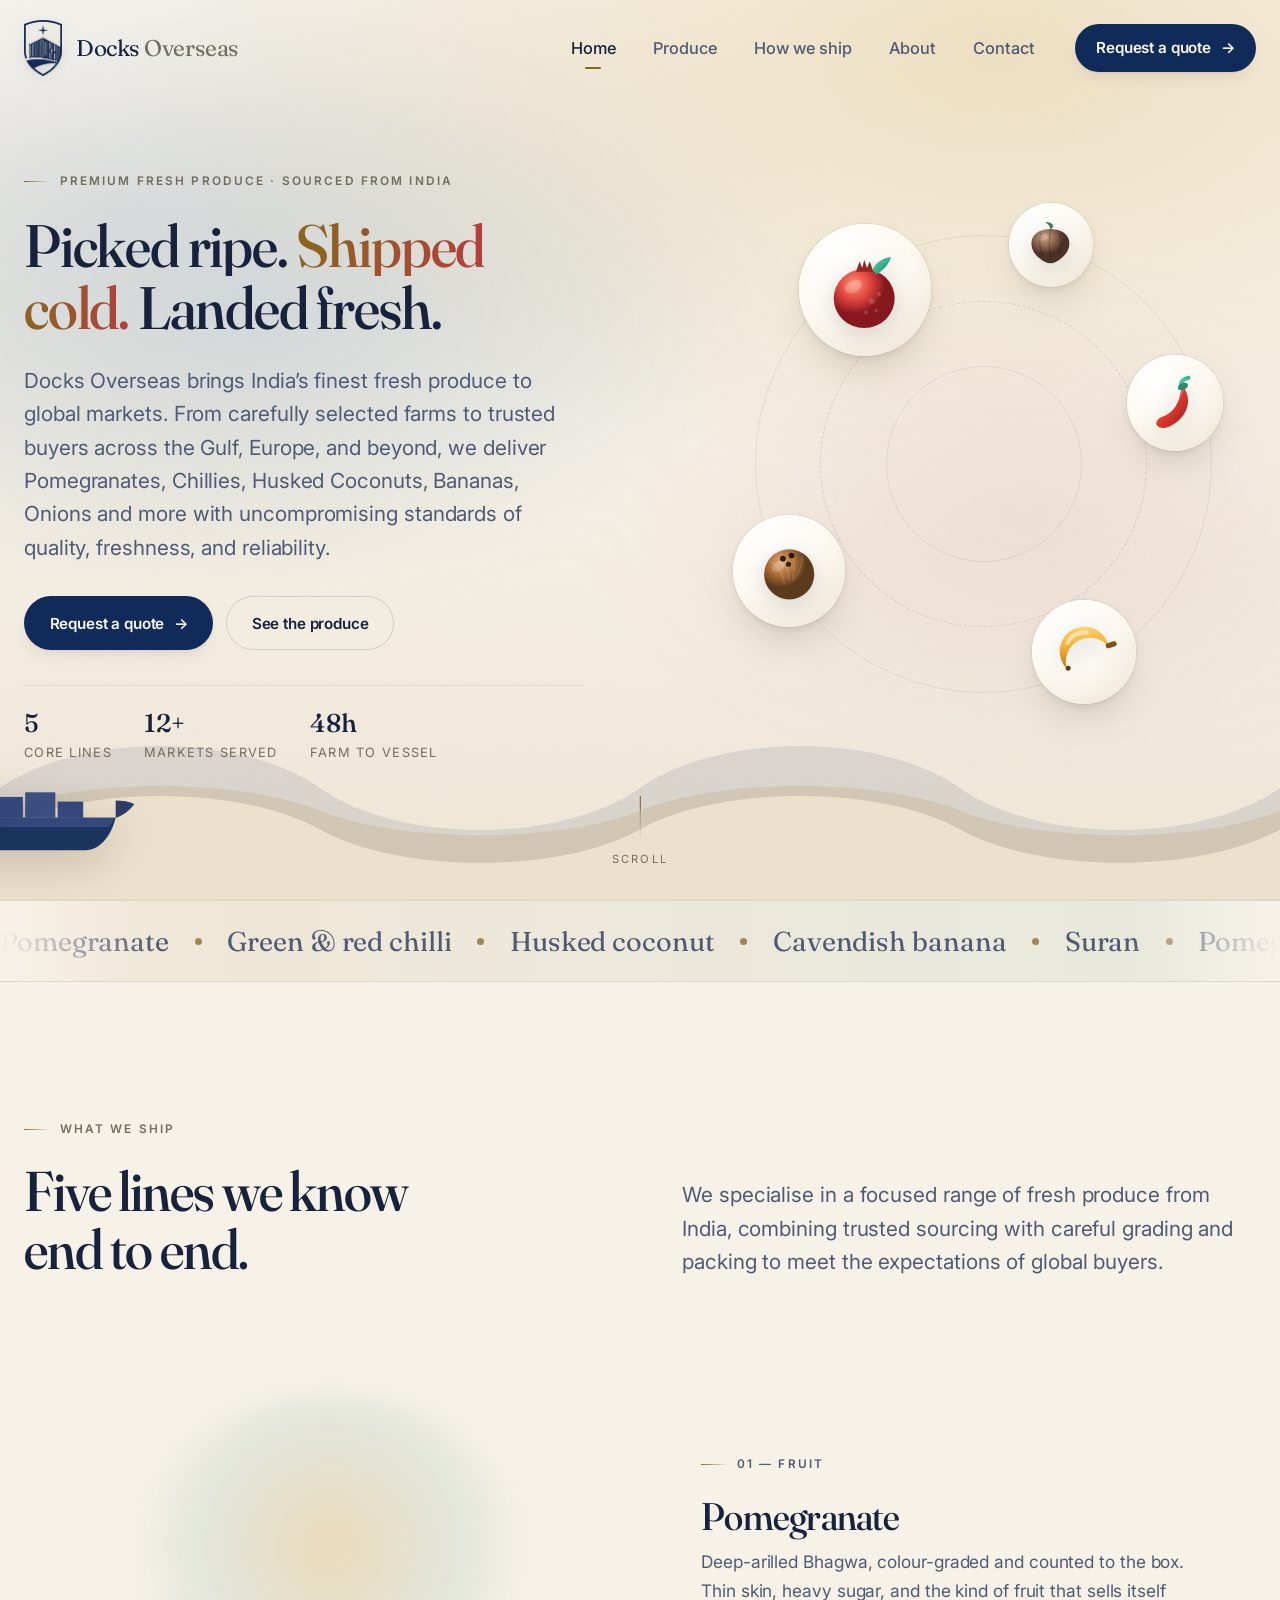
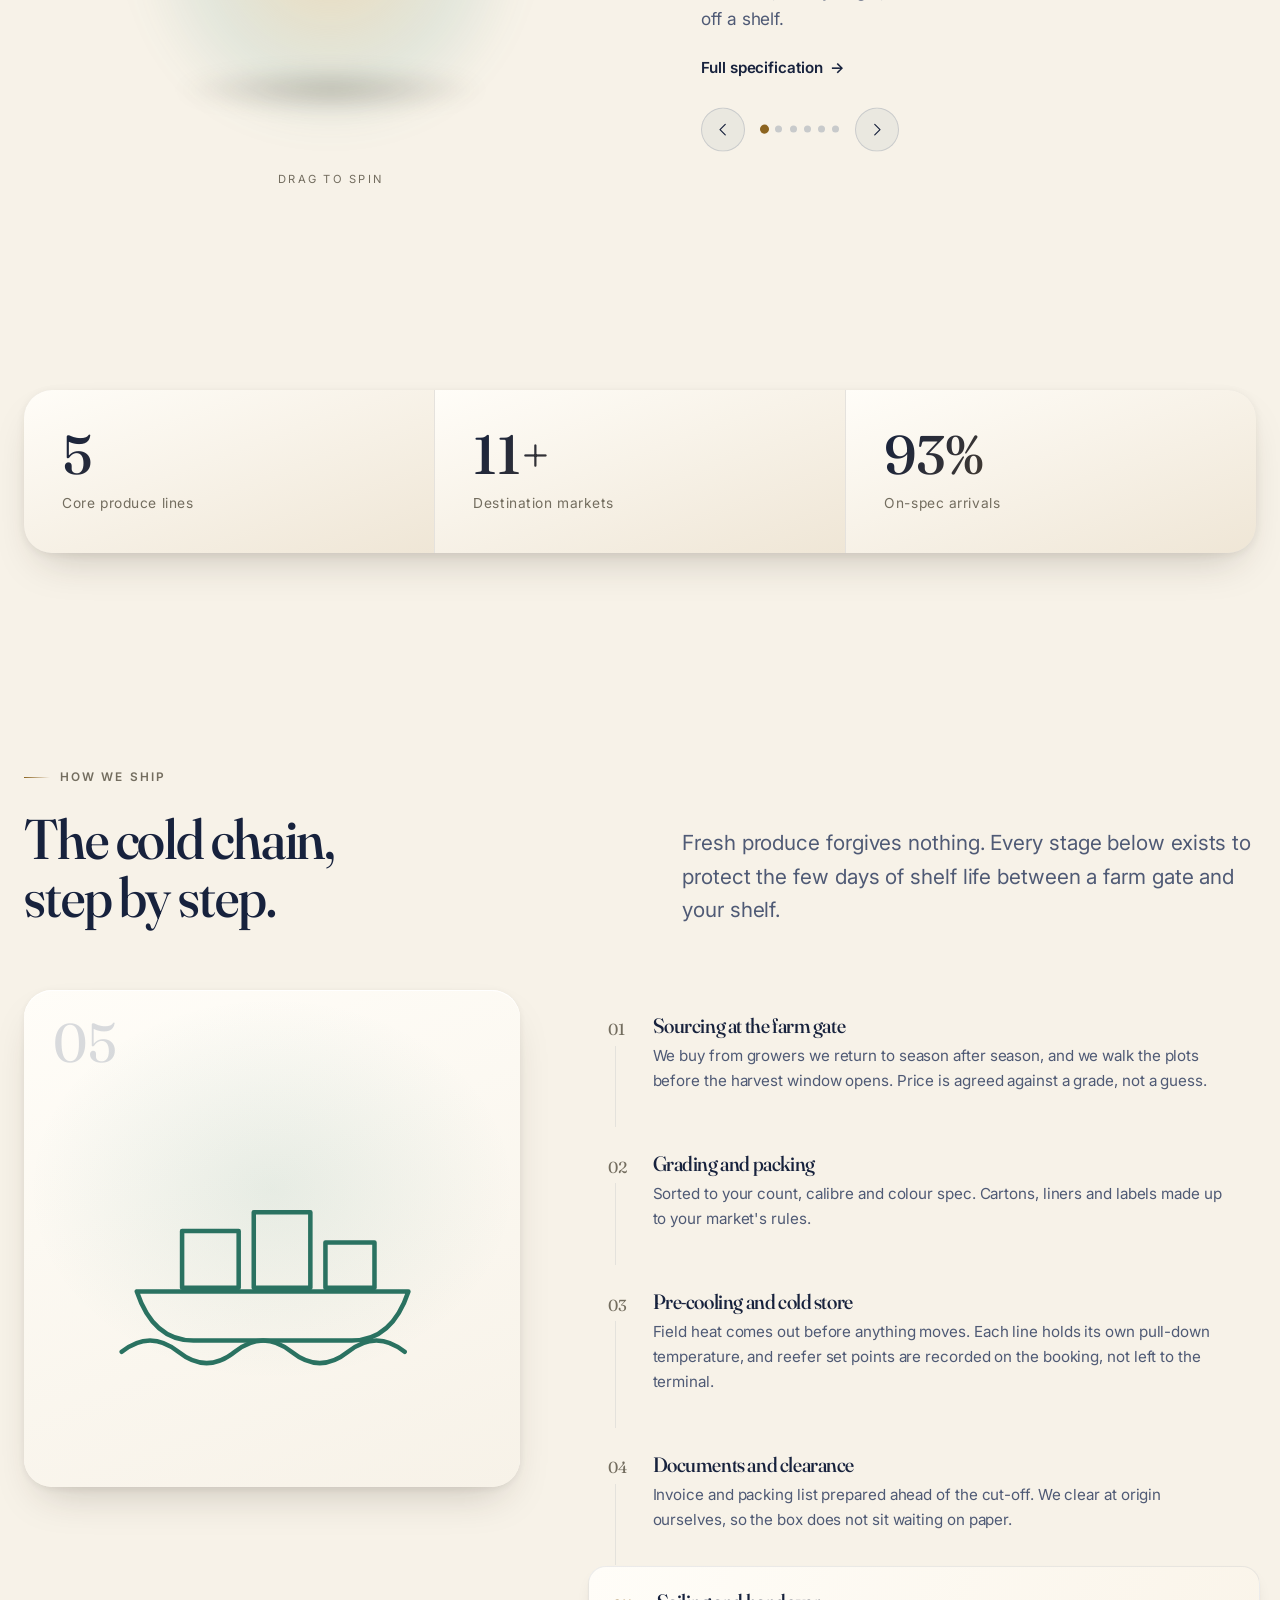
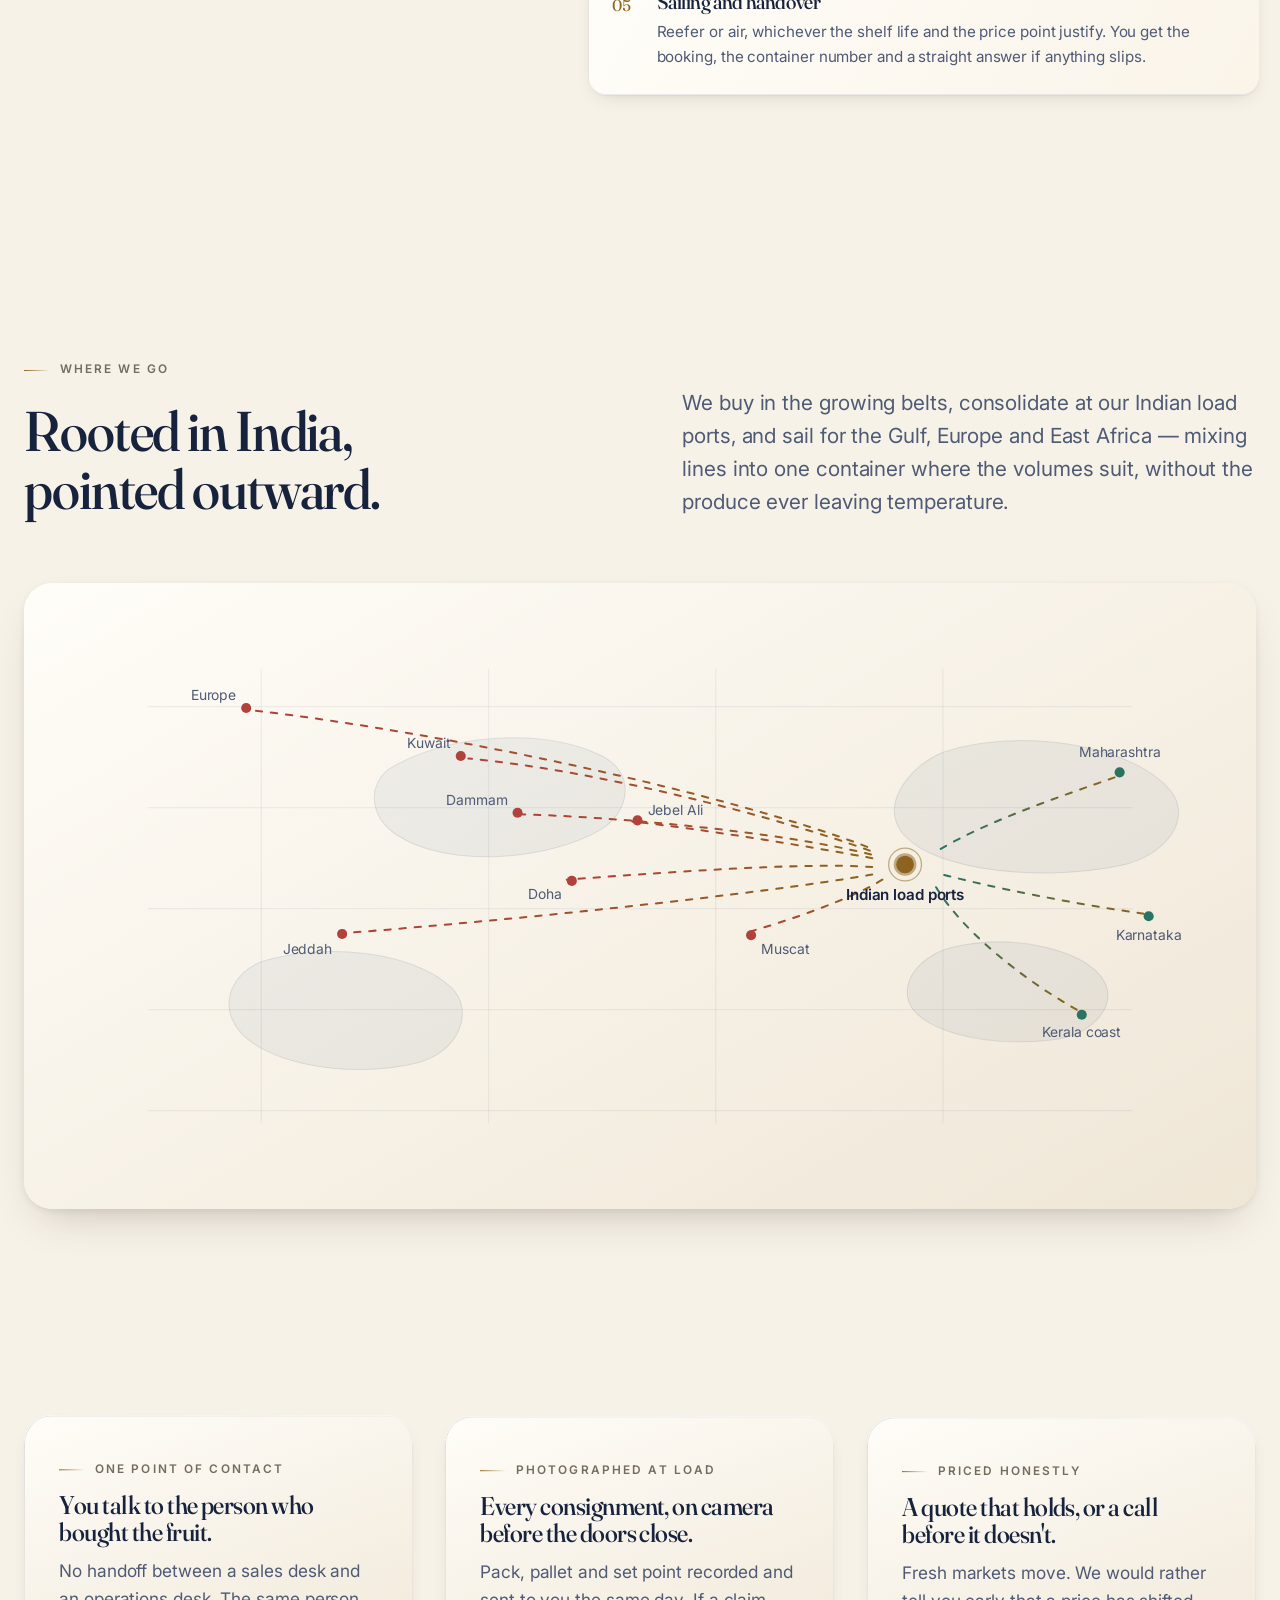
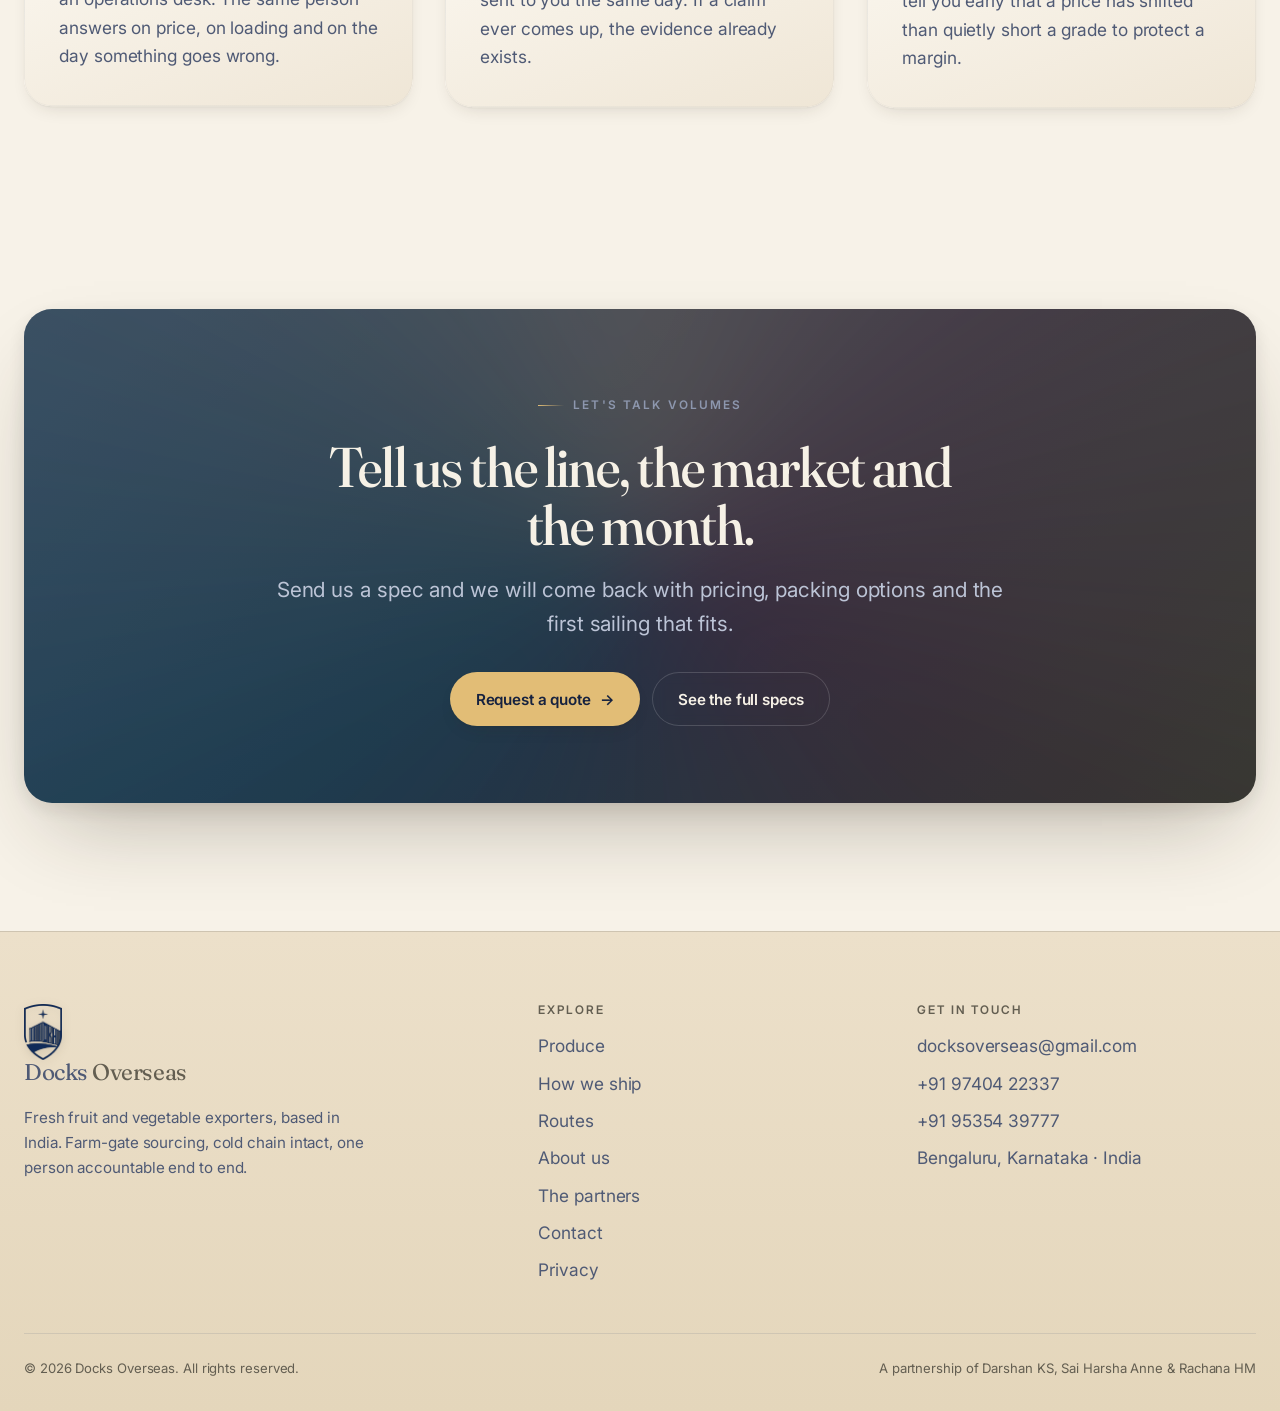
<file: index.html>
<!DOCTYPE html>
<html lang="en">
<head>
<meta charset="utf-8">
<meta name="viewport" content="width=device-width, initial-scale=1">
<title>Docks Overseas — Fresh produce, grown in India, shipped worldwide</title>
<meta name="description" content="Docks Overseas is an India-based fresh fruit and vegetable exporter — pomegranate, chilli, husked coconut, banana and suran, moved farm-to-port under an unbroken cold chain.">
<meta name="theme-color" content="#f7f2e8">
<link rel="canonical" href="https://www.docksoverseas.com/">
<meta property="og:url" content="https://www.docksoverseas.com/">
<meta property="og:image" content="https://www.docksoverseas.com/assets/img/logo.png">
<meta property="og:site_name" content="Docks Overseas">
<meta name="twitter:card" content="summary">
<meta property="og:title" content="Docks Overseas — Fresh produce, sourced and shipped">
<meta property="og:description" content="Pomegranate, chilli, husked coconut, banana and suran. Indian farms to your port, cold chain intact.">
<meta property="og:type" content="website">
<link rel="icon" type="image/png" href="assets/img/favicon.png">
<link rel="apple-touch-icon" href="assets/img/favicon.png">
<link rel="preconnect" href="https://fonts.googleapis.com">
<link rel="preconnect" href="https://fonts.gstatic.com" crossorigin>
<link href="https://fonts.googleapis.com/css2?family=Fraunces:opsz,wght@9..144,400;9..144,500;9..144,600&family=Inter:wght@400;500;600&display=swap" rel="stylesheet">
<link rel="stylesheet" href="assets/css/style.css">
<script type="application/ld+json">
{
  "@context": "https://schema.org",
  "@type": "Organization",
  "name": "Docks Overseas",
  "url": "https://www.docksoverseas.com/",
  "logo": "https://www.docksoverseas.com/assets/img/logo.png",
  "description": "India-based fresh fruit and vegetable export house shipping pomegranate, chilli, husked coconut, banana and suran under an unbroken cold chain.",
  "email": "docksoverseas@gmail.com",
  "telephone": "+91-97404-22337",
  "address": {
    "@type": "PostalAddress",
    "addressLocality": "Bengaluru",
    "addressRegion": "Karnataka",
    "addressCountry": "IN"
  },
  "contactPoint": [
    {
      "@type": "ContactPoint",
      "contactType": "sales",
      "telephone": "+91-97404-22337",
      "email": "docksoverseas@gmail.com",
      "areaServed": [
        "AE",
        "SA",
        "QA",
        "KW",
        "OM",
        "BH",
        "GB",
        "NL",
        "DE"
      ],
      "availableLanguage": [
        "en"
      ]
    }
  ]
}
</script>
</head>
<body>
<!--SPRITE:start-->
<svg class="sprite" aria-hidden="true" focusable="false" style="position:absolute;width:0;height:0;overflow:hidden">
  <defs>
    <radialGradient id="gPom" cx="34%" cy="26%">
      <stop offset="0" stop-color="#ff9179"/><stop offset="52%" stop-color="#e2453f"/><stop offset="100%" stop-color="#87181f"/>
    </radialGradient>
    <linearGradient id="gChilli" x1="0" y1="0" x2="1" y2="1">
      <stop offset="0" stop-color="#ff6a4d"/><stop offset="55%" stop-color="#d8362c"/><stop offset="100%" stop-color="#8d1a18"/>
    </linearGradient>
    <radialGradient id="gCoco" cx="34%" cy="26%">
      <stop offset="0" stop-color="#e0ac74"/><stop offset="55%" stop-color="#a86c36"/><stop offset="100%" stop-color="#5c3a1c"/>
    </radialGradient>
    <linearGradient id="gBanana" x1="0" y1="0" x2="0.4" y2="1">
      <stop offset="0" stop-color="#ffe07a"/><stop offset="50%" stop-color="#f2b23e"/><stop offset="100%" stop-color="#b3761a"/>
    </linearGradient>
    <radialGradient id="gSuran" cx="36%" cy="24%">
      <stop offset="0" stop-color="#c9a488"/><stop offset="55%" stop-color="#8e6450"/><stop offset="100%" stop-color="#4b3126"/>
    </radialGradient>
    <linearGradient id="gLeaf" x1="0" y1="0" x2="1" y2="1">
      <stop offset="0" stop-color="#57e0b8"/><stop offset="100%" stop-color="#1c7d63"/>
    </linearGradient>
  </defs>

  <!-- Pomegranate -->
  <symbol id="p-pom" viewBox="0 0 100 100">
    <ellipse cx="50" cy="59" rx="33" ry="32" fill="url(#gPom)"/>
    <path d="M41 30 l4-11 3 7 2-9 3 9 3-7 4 11 z" fill="#8d2a24"/>
    <path d="M63 33c7-4 14-11 16-19-9 1-16 6-20 13z" fill="url(#gLeaf)"/>
    <ellipse cx="38" cy="46" rx="10" ry="6.5" fill="#fff" opacity=".22" transform="rotate(-28 38 46)"/>
    <g fill="#fff" opacity=".16">
      <circle cx="58" cy="62" r="3"/><circle cx="66" cy="54" r="2.2"/><circle cx="52" cy="74" r="2.4"/><circle cx="63" cy="72" r="1.8"/>
    </g>
  </symbol>

  <!-- Chilli -->
  <symbol id="p-chilli" viewBox="0 0 100 100">
    <path d="M62 27c11 15 8 36-8 50-11 10-25 14-31 8-4-4-1-11 7-14 14-5 23-16 26-31 1-7 3-11 6-13z" fill="url(#gChilli)"/>
    <path d="M60 30c-4 14-11 24-22 31" stroke="#fff" stroke-opacity=".22" stroke-width="4" stroke-linecap="round" fill="none"/>
    <path d="M58 26c-1-7 3-12 11-13" stroke="url(#gLeaf)" stroke-width="6" stroke-linecap="round" fill="none"/>
    <ellipse cx="61" cy="26" rx="8" ry="5" fill="#2b8f6f" transform="rotate(-24 61 26)"/>
  </symbol>

  <!-- Husked coconut -->
  <symbol id="p-coconut" viewBox="0 0 100 100">
    <circle cx="50" cy="54" r="32" fill="url(#gCoco)"/>
    <g stroke="#fff" stroke-opacity=".13" stroke-width="2" fill="none" stroke-linecap="round">
      <path d="M28 38c8 6 14 16 16 28"/><path d="M40 28c6 9 10 21 10 34"/><path d="M54 26c3 11 3 24 0 35"/><path d="M67 32c-1 11-5 21-11 29"/>
    </g>
    <g fill="#2c1a0b">
      <circle cx="42" cy="34" r="3.6"/><circle cx="53" cy="30" r="3.6"/><circle cx="49" cy="41" r="3.2"/>
    </g>
    <ellipse cx="36" cy="44" rx="9" ry="6" fill="#fff" opacity=".18" transform="rotate(-30 36 44)"/>
  </symbol>

  <!-- Banana -->
  <symbol id="p-banana" viewBox="0 0 100 100">
    <g transform="rotate(17 50 50)">
      <!-- body: crescent struck from two offset circles, so it tapers to a
           cusp at each end the way a banana does -->
      <path d="M80.1 34.2A34 34 0 1 0 34.2 80.1A33 33 0 0 1 80.1 34.2Z" fill="url(#gBanana)"/>
      <!-- one short highlight along the fattest part of the outer curve -->
      <path d="M45.5 24.4A26 26 0 0 0 24.4 45.5" fill="none"
            stroke="#fff" stroke-opacity=".45" stroke-width="6" stroke-linecap="round"/>
      <!-- stem, and the darker blossom end -->
      <path d="M79 33l7-5" stroke="#7a5412" stroke-width="7" stroke-linecap="round"/>
      <circle cx="35.4" cy="78.6" r="3.4" fill="#5c3f0e"/>
    </g>
  </symbol>

  <!-- Suran / elephant foot yam -->
  <symbol id="p-suran" viewBox="0 0 100 100">
    <path d="M50 24c15 0 27 6 31 17 4 12-2 25-13 33-6 5-12 8-18 8s-12-3-18-8C21 66 15 53 19 41c4-11 16-17 31-17z" fill="url(#gSuran)"/>
    <g stroke="#000" stroke-opacity=".22" stroke-width="2.4" fill="none" stroke-linecap="round">
      <path d="M34 32c-4 12-3 24 3 34"/><path d="M50 27c-2 14-2 30 0 43"/><path d="M66 32c4 12 3 24-3 34"/>
    </g>
    <path d="M50 26c0-7-3-11-9-13 7-2 12 1 14 6" fill="#3f7d4e"/>
    <ellipse cx="38" cy="38" rx="9" ry="6" fill="#fff" opacity=".13" transform="rotate(-28 38 38)"/>
  </symbol>

  <!-- Container ship, bow to the right -->
  <symbol id="p-ship" viewBox="0 0 320 120">
    <path d="M22 74h276c-4 16-14 28-26 28H50c-14 0-24-11-28-28z" fill="#102b59"/>
    <path d="M22 74h276l-6 8H26z" fill="#2b4079"/>
    <rect x="30" y="44" width="42" height="30" rx="3" fill="#22345f"/>
    <rect x="38" y="30" width="26" height="16" rx="2" fill="#2b4079"/>
    <rect x="46" y="16" width="7" height="16" rx="2" fill="#22345f"/>
    <g>
      <rect x="80"  y="56" width="26" height="18" fill="#2b4079"/>
      <rect x="80"  y="42" width="26" height="13" fill="#b0413b" opacity=".9"/>
      <rect x="108" y="50" width="26" height="24" fill="#33487d"/>
      <rect x="108" y="38" width="26" height="11" fill="#2e7d6b" opacity=".9"/>
      <rect x="136" y="56" width="26" height="18" fill="#2b4079"/>
      <rect x="136" y="44" width="26" height="11" fill="#33487d"/>
      <rect x="164" y="48" width="26" height="26" fill="#33487d"/>
      <rect x="164" y="36" width="26" height="11" fill="#b08640" opacity=".95"/>
      <rect x="192" y="56" width="26" height="18" fill="#2b4079"/>
      <rect x="220" y="52" width="26" height="22" fill="#33487d"/>
      <rect x="248" y="60" width="22" height="14" fill="#2b4079"/>
    </g>
    <path d="M298 74c6-2 12-6 16-12-4-2-10-3-16-3z" fill="#22345f"/>
  </symbol>

</svg>
<!--SPRITE:end-->

<div class="loader" aria-hidden="true">
  <img src="assets/img/logo.png" alt="" width="618" height="900">
</div>

<div class="progress" aria-hidden="true"></div>

<header class="nav" id="nav">
  <a class="brand" href="index.html" aria-label="Docks Overseas — home">
    <img class="brand-mark" src="assets/img/logo.png" alt="" width="618" height="900">
    <span class="brand-text">Docks <em>Overseas</em></span>
  </a>
  <nav class="nav-links" aria-label="Primary">
    <a href="index.html" aria-current="page">Home</a>
    <a href="produce.html">Produce</a>
    <a href="index.html#process">How we ship</a>
    <a href="about.html">About</a>
    <a href="contact.html">Contact</a>
  </nav>
  <a class="btn btn--sm" href="contact.html">Request a quote <span class="arrow" aria-hidden="true">→</span></a>
  <button class="nav-toggle" aria-label="Menu" aria-expanded="false" aria-controls="drawer">
    <span></span><span></span><span></span>
  </button>
</header>

<div class="drawer" id="drawer">
  <a href="produce.html">Produce</a>
  <a href="index.html#process">How we ship</a>
  <a href="about.html">About</a>
  <a href="contact.html">Contact</a>
</div>

<main>

<!-- ============================ HERO ============================ -->
<section class="hero">
  <div class="grain" aria-hidden="true"></div>

  <div class="shell hero-grid">
    <div class="hero-copy">
      <p class="eyebrow">Premium Fresh produce · Sourced from India</p>
      <h1 data-words>Picked ripe. <span class="accent">Shipped cold.</span> Landed fresh.</h1>
      <p class="lede hero-lede">
        Docks Overseas brings India’s finest fresh produce to global markets.
        From carefully selected farms to trusted buyers across the Gulf, Europe,
        and beyond, we deliver Pomegranates, Chillies, Husked Coconuts, Bananas,
        Onions and more with uncompromising standards of quality, freshness, and
        reliability.
      </p>
      <div class="hero-actions">
        <a class="btn" href="contact.html">Request a quote <span class="arrow" aria-hidden="true">→</span></a>
        <a class="btn btn--ghost" href="produce.html">See the produce</a>
      </div>
      <div class="hero-meta">
        <div><strong data-count="5" data-suffix="">0</strong><span>Core lines</span></div>
        <div><strong data-count="12" data-suffix="+">0</strong><span>Markets served</span></div>
        <div><strong data-count="48" data-suffix="h">0</strong><span>Farm to vessel</span></div>
      </div>
    </div>

    <div class="stage" aria-hidden="true">
      <span class="stage-ring"></span>
      <span class="stage-ring stage-ring--2"></span>
      <span class="stage-ring stage-ring--3"></span>

      <div class="orb orb--pom"><svg><use href="#p-pom"></use></svg><span class="orb-label">Pomegranate</span></div>
      <div class="orb orb--chilli"><svg><use href="#p-chilli"></use></svg><span class="orb-label">Chilli</span></div>
      <div class="orb orb--coconut"><svg><use href="#p-coconut"></use></svg><span class="orb-label">Husked coconut</span></div>
      <div class="orb orb--banana"><svg><use href="#p-banana"></use></svg><span class="orb-label">Banana</span></div>
      <div class="orb orb--suran"><svg><use href="#p-suran"></use></svg><span class="orb-label">Suran</span></div>
    </div>
  </div>

  <div class="ocean" aria-hidden="true">
    <svg class="wave wave--1" viewBox="0 0 2880 120" preserveAspectRatio="none"><path d="M0 60c90-30 270-30 360 0s270 30 360 0c90-30 270-30 360 0s270 30 360 0c90-30 270-30 360 0s270 30 360 0c90-30 270-30 360 0s270 30 360 0V120H0Z"/></svg>
    <svg class="wave wave--2" viewBox="0 0 2880 120" preserveAspectRatio="none"><path d="M0 60c90-22 270-22 360 0s270 22 360 0c90-22 270-22 360 0s270 22 360 0c90-22 270-22 360 0s270 22 360 0c90-22 270-22 360 0s270 22 360 0V120H0Z"/></svg>
    <svg class="wave wave--3" viewBox="0 0 2880 120" preserveAspectRatio="none"><path d="M0 60c90-38 270-38 360 0s270 38 360 0c90-38 270-38 360 0s270 38 360 0c90-38 270-38 360 0s270 38 360 0c90-38 270-38 360 0s270 38 360 0V120H0Z"/></svg>
    <svg class="ship" viewBox="0 0 320 120"><use href="#p-ship"></use></svg>
  </div>

  <div class="scroll-cue" aria-hidden="true"><i></i>Scroll</div>
</section>

<!-- ============================ MARQUEE ============================ -->
<div class="band" aria-hidden="true">
  <div class="marquee">
    <span>Pomegranate</span><span>Green &amp; red chilli</span><span>Husked coconut</span><span>Cavendish banana</span><span>Suran</span>
    <span>Pomegranate</span><span>Green &amp; red chilli</span><span>Husked coconut</span><span>Cavendish banana</span><span>Suran</span>
  </div>
</div>

<!-- ============================ PRODUCE ============================ -->
<section class="section" id="produce">
  <div class="shell">
    <div class="section-head">
      <div>
        <p class="eyebrow" data-reveal>What we ship</p>
        <h2 data-reveal style="--rd:60ms">Five lines we know<br>end to end.</h2>
      </div>
      <p class="lede" data-reveal style="--rd:120ms">
        We specialise in a focused range of fresh produce from India, combining
        trusted sourcing with careful grading and packing to meet the
        expectations of global buyers.
      </p>
    </div>

    <div class="rotator" id="rotator">
      <div class="rot-stage" tabindex="0" role="group" aria-label="Produce carousel — drag or use the arrow keys">
        <span class="rot-glow" aria-hidden="true"></span>
        <div class="ring" style="--rot:0deg">
        <button class="pod" type="button" data-i="0" style="--a:0deg" aria-label="Pomegranate">
          <span class="pod-face"><svg aria-hidden="true"><use href="#p-pom"></use></svg></span>
        </button>
        <button class="pod" type="button" data-i="1" style="--a:60deg" aria-label="Green and red chilli">
          <span class="pod-face"><svg aria-hidden="true"><use href="#p-chilli"></use></svg></span>
        </button>
        <button class="pod" type="button" data-i="2" style="--a:120deg" aria-label="Husked coconut">
          <span class="pod-face"><svg aria-hidden="true"><use href="#p-coconut"></use></svg></span>
        </button>
        <button class="pod" type="button" data-i="3" style="--a:180deg" aria-label="Cavendish banana">
          <span class="pod-face"><svg aria-hidden="true"><use href="#p-banana"></use></svg></span>
        </button>
        <button class="pod" type="button" data-i="4" style="--a:240deg" aria-label="Suran">
          <span class="pod-face"><svg aria-hidden="true"><use href="#p-suran"></use></svg></span>
        </button>
        <button class="pod pod--more" type="button" data-i="5" style="--a:300deg" aria-label="Other lines">
          <span class="pod-face"><svg viewBox="0 0 24 24" fill="none" stroke="#2a7261" stroke-width="1.4" stroke-linecap="round" aria-hidden="true"><path d="M12 5v14M5 12h14"/></svg></span>
        </button>
        </div>
        <span class="rot-floor" aria-hidden="true"></span>
        <p class="rot-hint" aria-hidden="true">Drag to spin</p>
      </div>

      <div class="rot-panel">
      <article class="rot-item" data-i="0">
        <p class="eyebrow">01 — Fruit</p>
        <h3>Pomegranate</h3>
        <p>Deep-arilled Bhagwa, colour-graded and counted to the box. Thin skin, heavy sugar, and the kind of fruit that sells itself off a shelf.</p>
        <a class="tlink" href="pomegranate.html">Full specification <span class="arrow" aria-hidden="true">→</span></a>
      </article>
      <article class="rot-item" data-i="1">
        <p class="eyebrow">02 — Vegetable</p>
        <h3>Green &amp; red chilli</h3>
        <p>Picked to your heat and length spec, pre-cooled the same day it leaves the field. A fast line that punishes slow handling.</p>
        <a class="tlink" href="chilli.html">Full specification <span class="arrow" aria-hidden="true">→</span></a>
      </article>
      <article class="rot-item" data-i="2">
        <p class="eyebrow">03 — Fruit</p>
        <h3>Husked coconut</h3>
        <p>Semi and fully husked, trimmed clean, selected on shell integrity and water content. Forgiving to ship, steady to sell.</p>
        <a class="tlink" href="husked-coconut.html">Full specification <span class="arrow" aria-hidden="true">→</span></a>
      </article>
      <article class="rot-item" data-i="3">
        <p class="eyebrow">04 — Fruit</p>
        <h3>Cavendish banana</h3>
        <p>Cut to the calliper your market wants, de-handed and cluster packed. Shipped green so the ripening decision stays yours.</p>
        <a class="tlink" href="banana.html">Full specification <span class="arrow" aria-hidden="true">→</span></a>
      </article>
      <article class="rot-item" data-i="4">
        <p class="eyebrow">05 — Vegetable</p>
        <h3>Suran</h3>
        <p>Elephant foot yam, cured after lifting so the skin sets and the tuber travels. A staple retail line with real shelf life.</p>
        <a class="tlink" href="suran.html">Full specification <span class="arrow" aria-hidden="true">→</span></a>
      </article>
      <article class="rot-item" data-i="5">
        <p class="eyebrow">06 — Sourced to order</p>
        <h3>Something else?</h3>
        <p>Onion, ginger, drumstick, okra, curry leaf — anything the Indian belts grow well. If it travels where you sell, ask us and we will tell you straight whether we can do it properly.</p>
        <a class="tlink" href="contact.html">Send a sourcing request <span class="arrow" aria-hidden="true">→</span></a>
      </article>
        <div class="rot-controls">
          <button class="spin" type="button" data-dir="-1" aria-label="Previous produce">
            <svg viewBox="0 0 24 24" aria-hidden="true"><path d="M15 5l-7 7 7 7"/></svg>
          </button>
          <span class="rot-dots" aria-hidden="true"></span>
          <button class="spin" type="button" data-dir="1" aria-label="Next produce">
            <svg viewBox="0 0 24 24" aria-hidden="true"><path d="M9 5l7 7-7 7"/></svg>
          </button>
        </div>
      </div>
    </div>
  </div>
</section>

<!-- ============================ STATS ============================ -->
<section class="section section--tight">
  <div class="shell">
    <div class="stats" data-reveal>
      <!-- Replace these figures with your own before going live. -->
      <div class="stat"><b data-count="5">0</b><span>Core produce lines</span></div>
      <div class="stat"><b data-count="12" data-suffix="+">0</b><span>Destination markets</span></div>
      <div class="stat"><b data-count="98" data-suffix="%">0</b><span>On-spec arrivals</span></div>
    </div>
  </div>
</section>

<!-- ============================ PROCESS ============================ -->
<section class="section" id="process">
  <div class="shell">
    <div class="section-head">
      <div>
        <p class="eyebrow" data-reveal>How we ship</p>
        <h2 data-reveal style="--rd:60ms">The cold chain,<br>step by step.</h2>
      </div>
      <p class="lede" data-reveal style="--rd:120ms">
        Fresh produce forgives nothing. Every stage below exists to protect the
        few days of shelf life between a farm gate and your shelf.
      </p>
    </div>

    <div class="process">
      <div class="process-rail">
        <div class="rail-visual" data-reveal>
          <span class="rail-count">01</span>
          <svg class="rail-figure" viewBox="0 0 200 200" aria-hidden="true">
            <!-- 1 farm -->
            <g class="on" stroke="#2a7261" fill="none" stroke-width="2.4" stroke-linecap="round" stroke-linejoin="round">
              <path d="M30 150h140"/><path d="M60 150v-34l30-20 30 20v34"/><path d="M78 150v-22h24v22"/>
              <path d="M150 150c0-16 8-26 22-28-2 18-8 28-22 28z"/><path d="M40 150c0-12 6-20 16-22-2 14-6 22-16 22z"/>
            </g>
            <!-- 2 pack house -->
            <g stroke="#8c6420" fill="none" stroke-width="2.4" stroke-linecap="round" stroke-linejoin="round">
              <rect x="42" y="70" width="116" height="80" rx="6"/><path d="M42 96h116"/>
              <rect x="62" y="112" width="30" height="24" rx="3"/><rect x="108" y="112" width="30" height="24" rx="3"/>
              <path d="M70 70V52h60v18"/>
            </g>
            <!-- 3 cold store -->
            <g stroke="#2f6e9e" fill="none" stroke-width="2.4" stroke-linecap="round" stroke-linejoin="round">
              <path d="M100 44v112M60 62l80 76M140 62l-80 76"/>
              <path d="M100 44l-12 12M100 44l12 12M100 156l-12-12M100 156l12-12"/>
              <path d="M60 62l1 17M60 62l17-1M140 138l-1-17M140 138l-17 1M140 62l-17-1M140 62l-1 17M60 138l17 1M60 138l1-17"/>
            </g>
            <!-- 4 documents -->
            <g stroke="#8c6420" fill="none" stroke-width="2.4" stroke-linecap="round" stroke-linejoin="round">
              <rect x="58" y="46" width="84" height="108" rx="8"/>
              <path d="M76 76h48M76 96h48M76 116h30"/>
              <circle cx="126" cy="126" r="16"/><path d="M119 126l5 5 10-11"/>
            </g>
            <!-- 5 vessel -->
            <g stroke="#2a7261" fill="none" stroke-width="2.4" stroke-linecap="round" stroke-linejoin="round">
              <path d="M28 128h144c-6 18-16 26-30 26H58c-14 0-24-8-30-26z"/>
              <rect x="52" y="96" width="30" height="30"/><rect x="90" y="86" width="30" height="40"/><rect x="128" y="102" width="26" height="24"/>
              <path d="M20 160c10-8 20-8 30 0s20 8 30 0 20-8 30 0 20 8 30 0 20-8 30 0"/>
            </g>
          </svg>
        </div>
      </div>

      <div class="steps">
        <article class="step" data-reveal>
          <h3>Sourcing at the farm gate</h3>
          <p>We buy from growers we return to season after season, and we walk the plots before the harvest window opens. Price is agreed against a grade, not a guess.</p>
        </article>
        <article class="step" data-reveal>
          <h3>Grading and packing</h3>
          <p>Sorted to your count, calibre and colour spec. Cartons, liners and labels made up to your market's rules.</p>
        </article>
        <article class="step" data-reveal>
          <h3>Pre-cooling and cold store</h3>
          <p>Field heat comes out before anything moves. Each line holds its own pull-down temperature, and reefer set points are recorded on the booking, not left to the terminal.</p>
        </article>
        <article class="step" data-reveal>
          <h3>Documents and clearance</h3>
          <p>Invoice and packing list prepared ahead of the cut-off. We clear at origin ourselves, so the box does not sit waiting on paper.</p>
        </article>
        <article class="step" data-reveal>
          <h3>Sailing and handover</h3>
          <p>Reefer or air, whichever the shelf life and the price point justify. You get the booking, the container number and a straight answer if anything slips.</p>
        </article>
      </div>
    </div>
  </div>
</section>

<!-- ============================ ROUTES ============================ -->
<section class="section" id="routes">
  <div class="shell">
    <div class="section-head">
      <div>
        <p class="eyebrow" data-reveal>Where we go</p>
        <h2 data-reveal style="--rd:60ms">Rooted in India,<br>pointed outward.</h2>
      </div>
      <p class="lede" data-reveal style="--rd:120ms">
        We buy in the growing belts, consolidate at our Indian load ports, and
        sail for the Gulf, Europe and East Africa — mixing lines into one
        container where the volumes suit, without the produce ever leaving
        temperature.
      </p>
    </div>

    <div class="routes" data-reveal>
      <svg class="routes-map" viewBox="0 0 900 420" role="img" aria-label="Trade routes from Indian growing belts through Indian load ports to Gulf, African and European markets">
        <defs>
          <linearGradient id="rg1" x1="0" y1="0" x2="1" y2="0">
            <stop offset="0" stop-color="#2a7261"/><stop offset="100%" stop-color="#8c6420"/>
          </linearGradient>
          <linearGradient id="rg2" x1="1" y1="0" x2="0" y2="0">
            <stop offset="0" stop-color="#8c6420"/><stop offset="100%" stop-color="#b0413b"/>
          </linearGradient>
        </defs>

        <g opacity=".5">
          <path class="route-arc" d="M60 60h780M60 140h780M60 220h780M60 300h780M60 380h780"/>
          <path class="route-arc" d="M150 30v360M330 30v360M510 30v360M690 30v360"/>
        </g>

        <!-- abstract landmasses: Arabia and Africa west, India east -->
        <g class="landmass">
          <path d="M250 110c46-28 120-34 168-12 30 14 24 46 0 60-42 24-120 30-160 4-22-14-24-38-8-52z"/>
          <path d="M150 262c50-16 120-8 150 20 20 19 6 52-26 60-56 14-130 0-146-32-10-20 2-40 22-48z"/>
          <path d="M690 96c60-20 150-6 180 30 18 22-2 52-40 60-70 14-160 2-176-32-10-22 12-48 36-58z"/>
          <path d="M700 250c46-10 104 2 118 28 10 18-8 42-42 46-54 6-110-8-114-34-3-20 18-36 38-40z"/>
        </g>

        <!-- inbound: growing belts into the load ports -->
        <g fill="none">
          <path class="route-line" stroke="url(#rg1)" d="M826 116C780 132 722 152 686 174"/>
          <path class="route-line" stroke="url(#rg1)" style="animation-delay:-.6s" d="M849 224C792 216 724 202 690 193"/>
          <path class="route-line" stroke="url(#rg1)" style="animation-delay:-1.2s" d="M796 300C750 274 704 236 684 202"/>
        </g>
        <!-- outbound: load ports to market -->
        <g fill="none">
          <path class="route-line" stroke="url(#rg2)" style="animation-delay:-.3s" d="M634 180C580 170 500 157 444 151"/>
          <path class="route-line" stroke="url(#rg2)" style="animation-delay:-.9s" d="M632 174C560 148 420 111 314 101"/>
          <path class="route-line" stroke="url(#rg2)" style="animation-delay:-1.5s" d="M633 177C560 159 430 147 349 145"/>
          <path class="route-line" stroke="url(#rg2)" style="animation-delay:-.5s" d="M634 187C578 183 460 192 392 197"/>
          <path class="route-line" stroke="url(#rg2)" style="animation-delay:-1.1s" d="M642 197C620 211 570 229 534 239"/>
          <path class="route-line" stroke="url(#rg2)" style="animation-delay:-1.8s" d="M634 193C540 209 350 229 220 239"/>
          <path class="route-line" stroke="url(#rg2)" style="animation-delay:-2.2s" d="M630 171C520 129 300 81 144 63"/>
        </g>

        <!-- nodes -->
        <g font-family="Inter, sans-serif" font-size="11" fill="var(--text-dim)">
          <g>
            <circle class="hub-pulse" cx="660" cy="185" r="9" fill="#8c6420" opacity=".5"/>
            <circle cx="660" cy="185" r="7" fill="#8c6420"/>
            <circle cx="660" cy="185" r="13" fill="none" stroke="#8c6420" stroke-opacity=".5"/>
            <text x="660" y="213" text-anchor="middle" fill="var(--text)" font-size="12" font-weight="600">Indian load ports</text>
          </g>

          <g fill="#2a7261">
            <circle cx="830" cy="112" r="4"/><circle cx="853" cy="226" r="4"/><circle cx="800" cy="304" r="4"/>
          </g>
          <text x="830" y="100" text-anchor="middle">Maharashtra</text>
          <text x="853" y="245" text-anchor="middle">Karnataka</text>
          <text x="800" y="322" text-anchor="middle">Kerala coast</text>

          <g fill="#b0413b">
            <circle cx="448" cy="150" r="4"/><circle cx="308" cy="99" r="4"/><circle cx="353" cy="144" r="4"/>
            <circle cx="396" cy="198" r="4"/><circle cx="538" cy="241" r="4"/><circle cx="214" cy="240" r="4"/><circle cx="138" cy="61" r="4"/>
          </g>
          <text x="456" y="146">Jebel Ali</text>
          <text x="300" y="93" text-anchor="end">Kuwait</text>
          <text x="345" y="138" text-anchor="end">Dammam</text>
          <text x="388" y="212" text-anchor="end">Doha</text>
          <text x="546" y="256">Muscat</text>
          <text x="206" y="256" text-anchor="end">Jeddah</text>
          <text x="130" y="55" text-anchor="end">Europe</text>
        </g>
      </svg>
    </div>
  </div>
</section>

<!-- ============================ TRUST ============================ -->
<section class="section section--tight">
  <div class="shell grid" style="grid-template-columns:repeat(auto-fit,minmax(260px,1fr))">
    <div class="card" data-reveal data-parallax="0.06">
      <p class="eyebrow" style="margin-bottom:.8rem">One point of contact</p>
      <h3>You talk to the person who bought the fruit.</h3>
      <p style="color:var(--text-dim);margin-top:.7rem">No handoff between a sales desk and an operations desk. The same person answers on price, on loading and on the day something goes wrong.</p>
    </div>
    <div class="card" data-reveal style="--rd:100ms" data-parallax="0.1">
      <p class="eyebrow" style="margin-bottom:.8rem">Photographed at load</p>
      <h3>Every consignment, on camera before the doors close.</h3>
      <p style="color:var(--text-dim);margin-top:.7rem">Pack, pallet and set point recorded and sent to you the same day. If a claim ever comes up, the evidence already exists.</p>
    </div>
    <div class="card" data-reveal style="--rd:200ms" data-parallax="0.14">
      <p class="eyebrow" style="margin-bottom:.8rem">Priced honestly</p>
      <h3>A quote that holds, or a call before it doesn't.</h3>
      <p style="color:var(--text-dim);margin-top:.7rem">Fresh markets move. We would rather tell you early that a price has shifted than quietly short a grade to protect a margin.</p>
    </div>
  </div>
</section>

<!-- ============================ CTA ============================ -->
<section class="section">
  <div class="shell">
    <div class="cta invert" data-reveal>
      <p class="eyebrow" style="justify-content:center">Let's talk volumes</p>
      <h2>Tell us the line, the market and the month.</h2>
      <p class="lede">Send us a spec and we will come back with pricing, packing options and the first sailing that fits.</p>
      <div class="hero-actions" style="opacity:1;transform:none">
        <a class="btn" href="contact.html">Request a quote <span class="arrow" aria-hidden="true">→</span></a>
        <a class="btn btn--ghost" href="produce.html">See the full specs</a>
      </div>
    </div>
  </div>
</section>

</main>

<!--FOOTER:start-->
<footer class="footer deep">
  <div class="shell">
    <div class="footer-grid">
      <div>
        <a class="brand" href="index.html" style="margin-bottom:1rem">
          <img class="brand-mark" src="assets/img/logo.png" alt="" width="618" height="900">
          <span class="brand-text">Docks <em>Overseas</em></span>
        </a>
        <p style="color:var(--text-dim);max-width:34ch;font-size:.95rem">
          Fresh fruit and vegetable exporters, based in India. Farm-gate sourcing,
          cold chain intact, one person accountable end to end.
        </p>
      </div>
      <div>
        <h4>Explore</h4>
        <ul>
          <li><a href="produce.html">Produce</a></li>
          <li><a href="index.html#process">How we ship</a></li>
          <li><a href="index.html#routes">Routes</a></li>
          <li><a href="about.html">About us</a></li>
          <li><a href="about.html#partners">The partners</a></li>
          <li><a href="contact.html">Contact</a></li>
          <li><a href="privacy.html">Privacy</a></li>
        </ul>
      </div>
      <div>
        <h4>Get in touch</h4>
        <ul>
          
          <li><a href="mailto:docksoverseas@gmail.com">docksoverseas@gmail.com</a></li>
          <li><a href="tel:+919740422337">+91 97404 22337</a></li>
          <li><a href="tel:+919535439777">+91 95354 39777</a></li>
          <li><span style="color:var(--text-dim)">Bengaluru, Karnataka · India</span></li>
        </ul>
      </div>
    </div>
    <div class="footer-base">
      <span>© <span data-year>2026</span> Docks Overseas. All rights reserved.</span>
      <span>A partnership of Darshan KS, Sai Harsha Anne &amp; Rachana HM</span>
    </div>
  </div>
</footer>
<!--FOOTER:end-->

<script src="assets/js/main.js"></script>
</body>
</html>
</file>
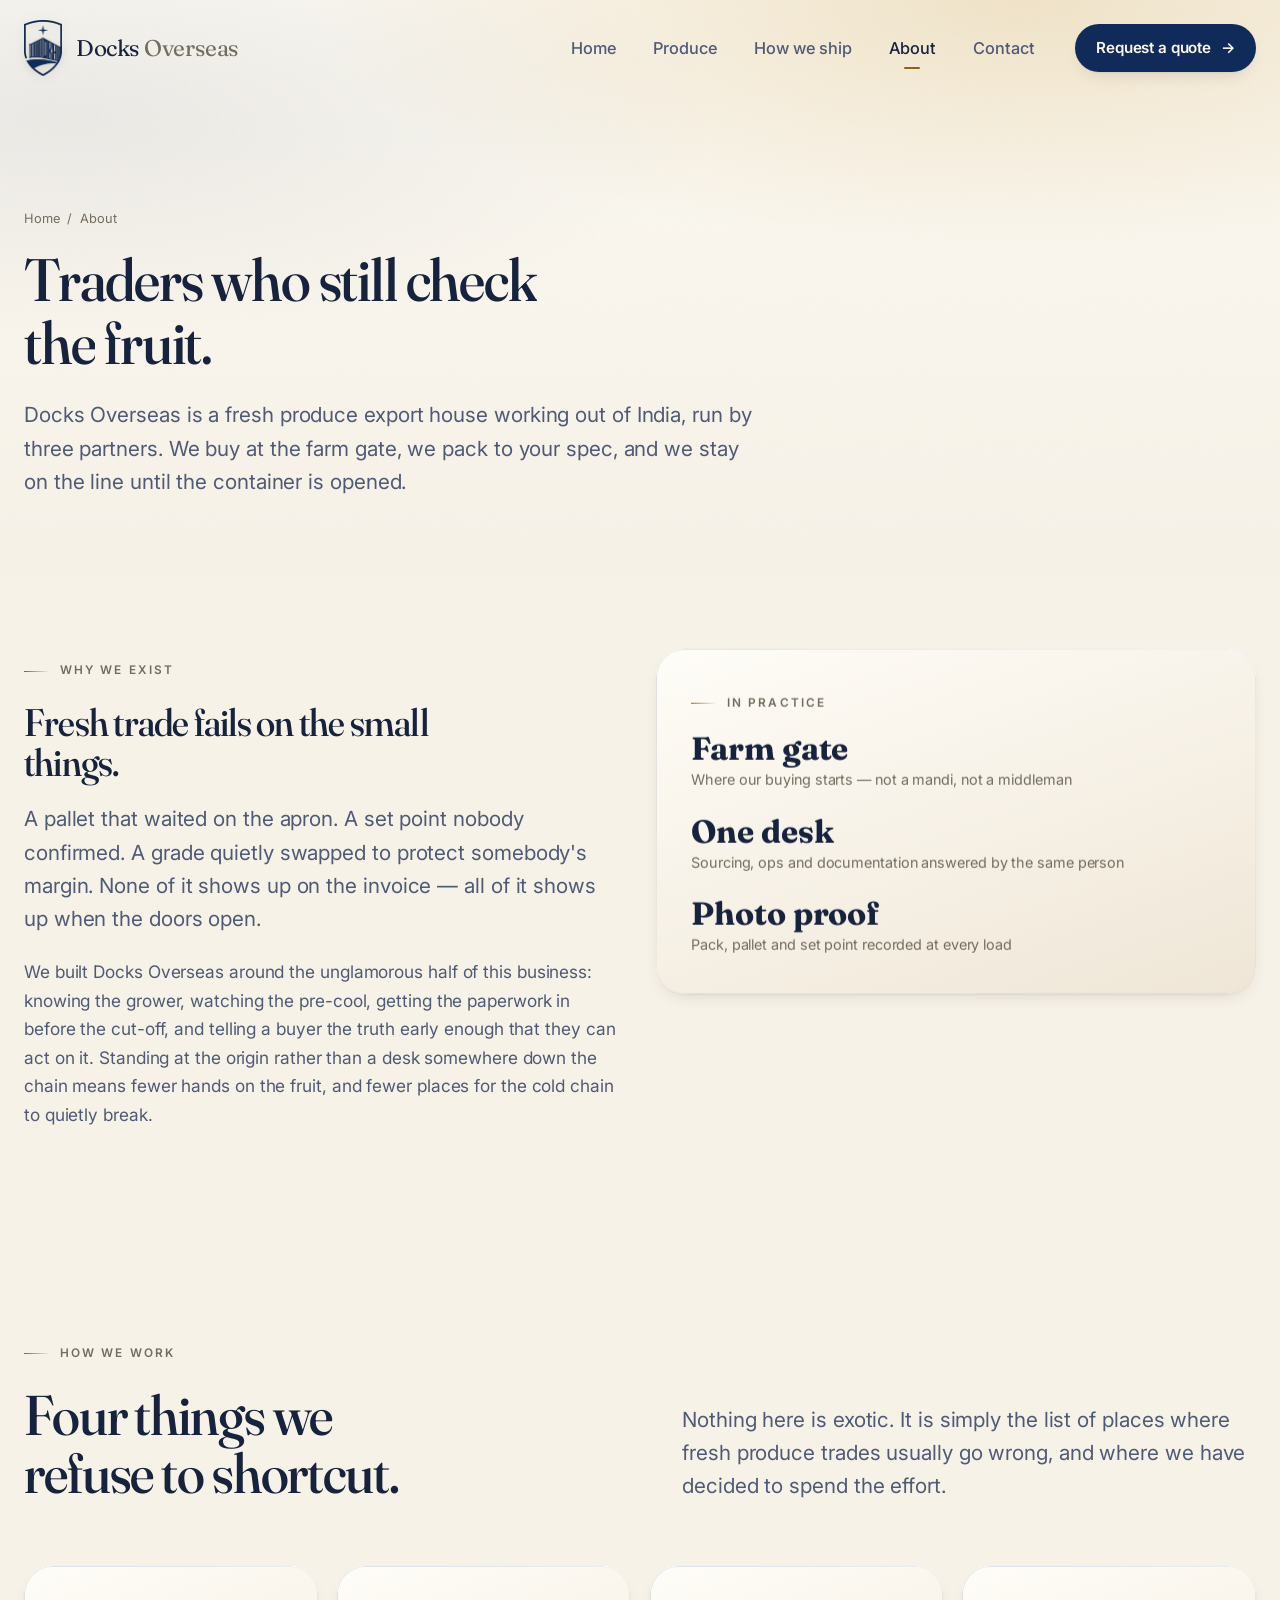
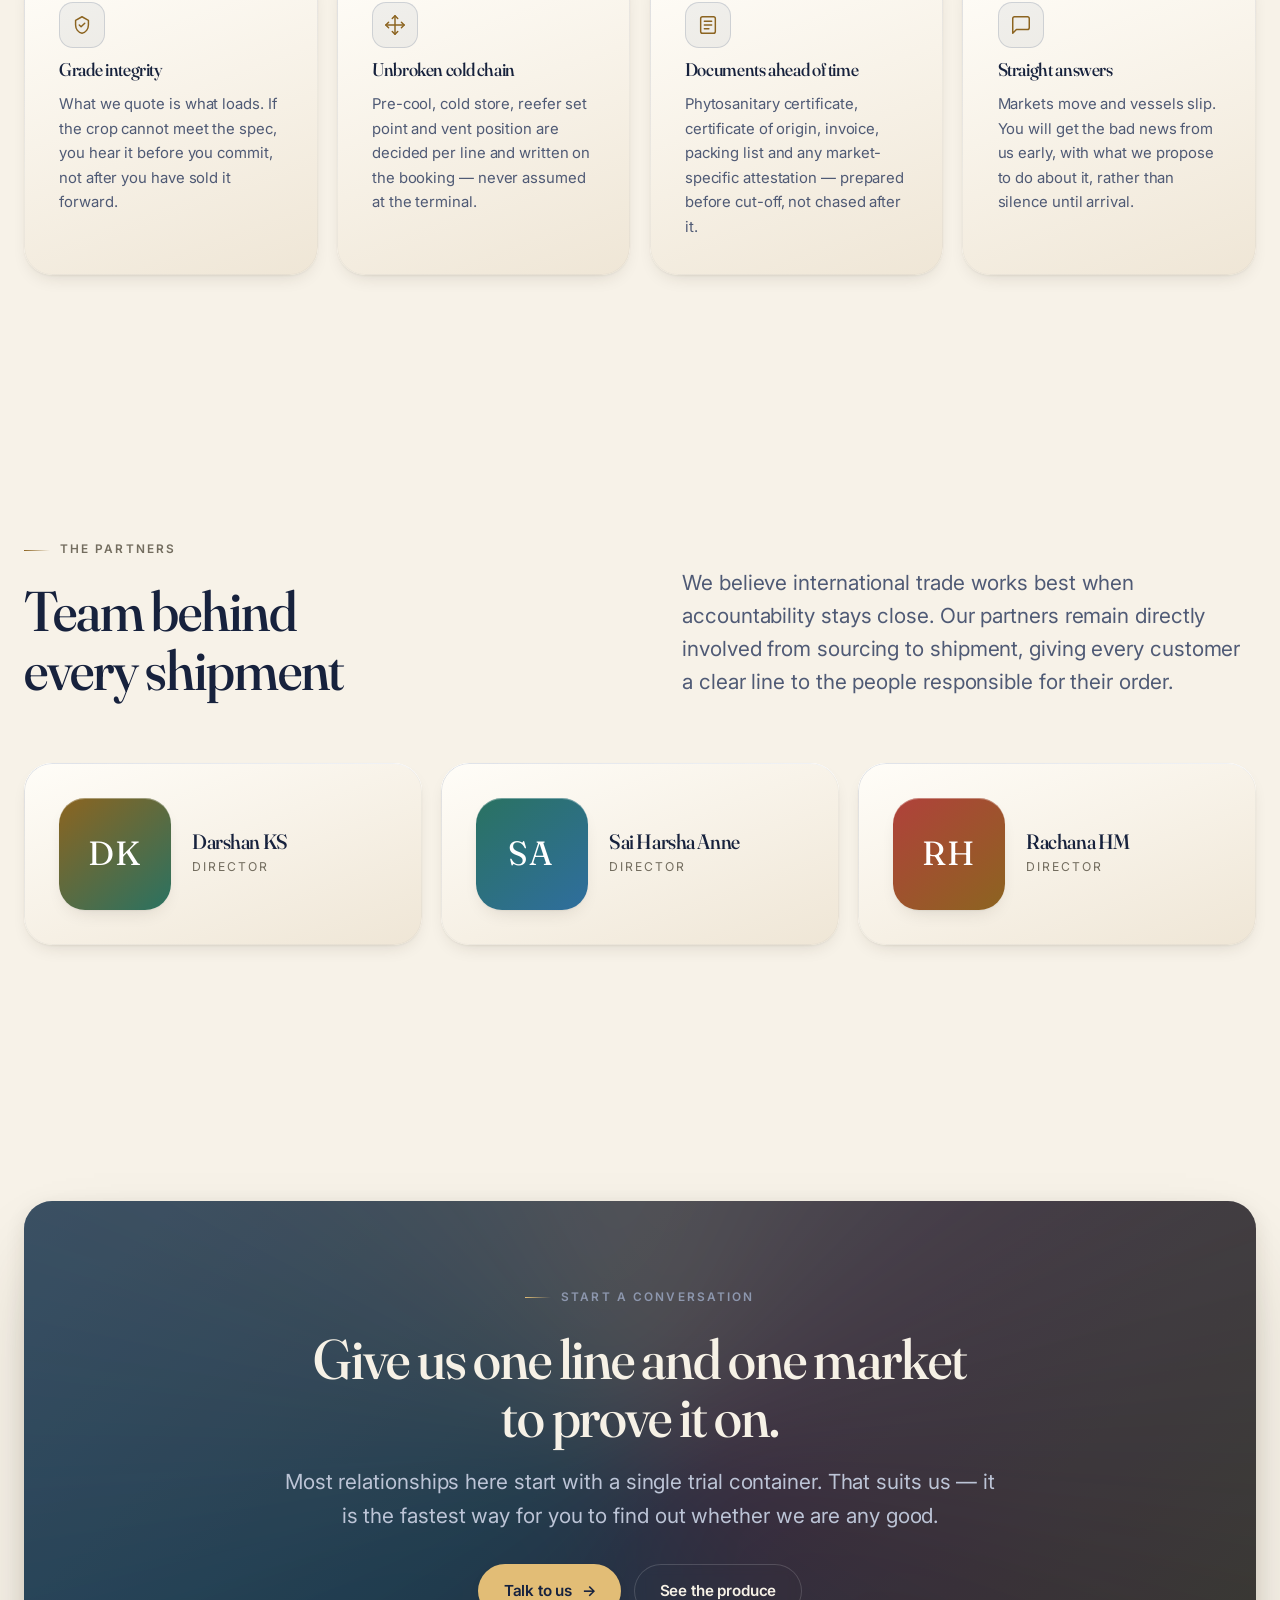
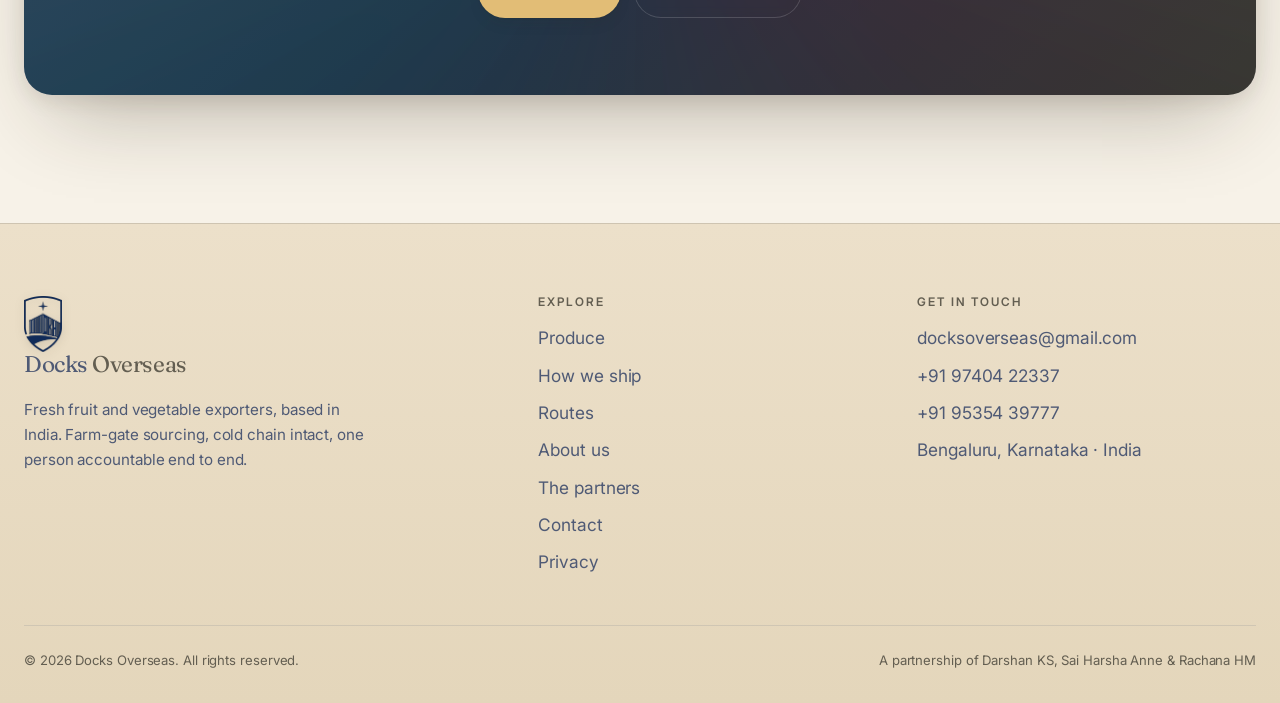
<file: about.html>
<!DOCTYPE html>
<html lang="en">
<head>
<meta charset="utf-8">
<meta name="viewport" content="width=device-width, initial-scale=1">
<title>About — Docks Overseas</title>
<meta name="description" content="Who we are: an India-based fresh produce export house run by three partners, built on farm-gate sourcing, an unbroken cold chain and one accountable point of contact.">
<meta name="theme-color" content="#f7f2e8">
<link rel="canonical" href="https://www.docksoverseas.com/about.html">
<meta property="og:title" content="About — Docks Overseas">
<meta property="og:description" content="Who we are: an India-based fresh produce export house run by three partners, built on farm-gate sourcing, an unbroken cold chain and one accountable point of contact.">
<meta property="og:type" content="website">
<meta property="og:url" content="https://www.docksoverseas.com/about.html">
<meta property="og:image" content="https://www.docksoverseas.com/assets/img/logo.png">
<meta property="og:site_name" content="Docks Overseas">
<meta name="twitter:card" content="summary">
<link rel="icon" type="image/png" href="assets/img/favicon.png">
<link rel="apple-touch-icon" href="assets/img/favicon.png">
<link rel="preconnect" href="https://fonts.googleapis.com">
<link rel="preconnect" href="https://fonts.gstatic.com" crossorigin>
<link href="https://fonts.googleapis.com/css2?family=Fraunces:opsz,wght@9..144,400;9..144,500;9..144,600&family=Inter:wght@400;500;600&display=swap" rel="stylesheet">
<link rel="stylesheet" href="assets/css/style.css">
</head>
<body>
<!--SPRITE:start-->
<svg class="sprite" aria-hidden="true" focusable="false" style="position:absolute;width:0;height:0;overflow:hidden">
  <defs>
    <radialGradient id="gPom" cx="34%" cy="26%">
      <stop offset="0" stop-color="#ff9179"/><stop offset="52%" stop-color="#e2453f"/><stop offset="100%" stop-color="#87181f"/>
    </radialGradient>
    <linearGradient id="gChilli" x1="0" y1="0" x2="1" y2="1">
      <stop offset="0" stop-color="#ff6a4d"/><stop offset="55%" stop-color="#d8362c"/><stop offset="100%" stop-color="#8d1a18"/>
    </linearGradient>
    <radialGradient id="gCoco" cx="34%" cy="26%">
      <stop offset="0" stop-color="#e0ac74"/><stop offset="55%" stop-color="#a86c36"/><stop offset="100%" stop-color="#5c3a1c"/>
    </radialGradient>
    <linearGradient id="gBanana" x1="0" y1="0" x2="0.4" y2="1">
      <stop offset="0" stop-color="#ffe07a"/><stop offset="50%" stop-color="#f2b23e"/><stop offset="100%" stop-color="#b3761a"/>
    </linearGradient>
    <radialGradient id="gSuran" cx="36%" cy="24%">
      <stop offset="0" stop-color="#c9a488"/><stop offset="55%" stop-color="#8e6450"/><stop offset="100%" stop-color="#4b3126"/>
    </radialGradient>
    <linearGradient id="gLeaf" x1="0" y1="0" x2="1" y2="1">
      <stop offset="0" stop-color="#57e0b8"/><stop offset="100%" stop-color="#1c7d63"/>
    </linearGradient>
  </defs>

  <!-- Pomegranate -->
  <symbol id="p-pom" viewBox="0 0 100 100">
    <ellipse cx="50" cy="59" rx="33" ry="32" fill="url(#gPom)"/>
    <path d="M41 30 l4-11 3 7 2-9 3 9 3-7 4 11 z" fill="#8d2a24"/>
    <path d="M63 33c7-4 14-11 16-19-9 1-16 6-20 13z" fill="url(#gLeaf)"/>
    <ellipse cx="38" cy="46" rx="10" ry="6.5" fill="#fff" opacity=".22" transform="rotate(-28 38 46)"/>
    <g fill="#fff" opacity=".16">
      <circle cx="58" cy="62" r="3"/><circle cx="66" cy="54" r="2.2"/><circle cx="52" cy="74" r="2.4"/><circle cx="63" cy="72" r="1.8"/>
    </g>
  </symbol>

  <!-- Chilli -->
  <symbol id="p-chilli" viewBox="0 0 100 100">
    <path d="M62 27c11 15 8 36-8 50-11 10-25 14-31 8-4-4-1-11 7-14 14-5 23-16 26-31 1-7 3-11 6-13z" fill="url(#gChilli)"/>
    <path d="M60 30c-4 14-11 24-22 31" stroke="#fff" stroke-opacity=".22" stroke-width="4" stroke-linecap="round" fill="none"/>
    <path d="M58 26c-1-7 3-12 11-13" stroke="url(#gLeaf)" stroke-width="6" stroke-linecap="round" fill="none"/>
    <ellipse cx="61" cy="26" rx="8" ry="5" fill="#2b8f6f" transform="rotate(-24 61 26)"/>
  </symbol>

  <!-- Husked coconut -->
  <symbol id="p-coconut" viewBox="0 0 100 100">
    <circle cx="50" cy="54" r="32" fill="url(#gCoco)"/>
    <g stroke="#fff" stroke-opacity=".13" stroke-width="2" fill="none" stroke-linecap="round">
      <path d="M28 38c8 6 14 16 16 28"/><path d="M40 28c6 9 10 21 10 34"/><path d="M54 26c3 11 3 24 0 35"/><path d="M67 32c-1 11-5 21-11 29"/>
    </g>
    <g fill="#2c1a0b">
      <circle cx="42" cy="34" r="3.6"/><circle cx="53" cy="30" r="3.6"/><circle cx="49" cy="41" r="3.2"/>
    </g>
    <ellipse cx="36" cy="44" rx="9" ry="6" fill="#fff" opacity=".18" transform="rotate(-30 36 44)"/>
  </symbol>

  <!-- Banana -->
  <symbol id="p-banana" viewBox="0 0 100 100">
    <g transform="rotate(17 50 50)">
      <!-- body: crescent struck from two offset circles, so it tapers to a
           cusp at each end the way a banana does -->
      <path d="M80.1 34.2A34 34 0 1 0 34.2 80.1A33 33 0 0 1 80.1 34.2Z" fill="url(#gBanana)"/>
      <!-- one short highlight along the fattest part of the outer curve -->
      <path d="M45.5 24.4A26 26 0 0 0 24.4 45.5" fill="none"
            stroke="#fff" stroke-opacity=".45" stroke-width="6" stroke-linecap="round"/>
      <!-- stem, and the darker blossom end -->
      <path d="M79 33l7-5" stroke="#7a5412" stroke-width="7" stroke-linecap="round"/>
      <circle cx="35.4" cy="78.6" r="3.4" fill="#5c3f0e"/>
    </g>
  </symbol>

  <!-- Suran / elephant foot yam -->
  <symbol id="p-suran" viewBox="0 0 100 100">
    <path d="M50 24c15 0 27 6 31 17 4 12-2 25-13 33-6 5-12 8-18 8s-12-3-18-8C21 66 15 53 19 41c4-11 16-17 31-17z" fill="url(#gSuran)"/>
    <g stroke="#000" stroke-opacity=".22" stroke-width="2.4" fill="none" stroke-linecap="round">
      <path d="M34 32c-4 12-3 24 3 34"/><path d="M50 27c-2 14-2 30 0 43"/><path d="M66 32c4 12 3 24-3 34"/>
    </g>
    <path d="M50 26c0-7-3-11-9-13 7-2 12 1 14 6" fill="#3f7d4e"/>
    <ellipse cx="38" cy="38" rx="9" ry="6" fill="#fff" opacity=".13" transform="rotate(-28 38 38)"/>
  </symbol>

  <!-- Container ship, bow to the right -->
  <symbol id="p-ship" viewBox="0 0 320 120">
    <path d="M22 74h276c-4 16-14 28-26 28H50c-14 0-24-11-28-28z" fill="#102b59"/>
    <path d="M22 74h276l-6 8H26z" fill="#2b4079"/>
    <rect x="30" y="44" width="42" height="30" rx="3" fill="#22345f"/>
    <rect x="38" y="30" width="26" height="16" rx="2" fill="#2b4079"/>
    <rect x="46" y="16" width="7" height="16" rx="2" fill="#22345f"/>
    <g>
      <rect x="80"  y="56" width="26" height="18" fill="#2b4079"/>
      <rect x="80"  y="42" width="26" height="13" fill="#b0413b" opacity=".9"/>
      <rect x="108" y="50" width="26" height="24" fill="#33487d"/>
      <rect x="108" y="38" width="26" height="11" fill="#2e7d6b" opacity=".9"/>
      <rect x="136" y="56" width="26" height="18" fill="#2b4079"/>
      <rect x="136" y="44" width="26" height="11" fill="#33487d"/>
      <rect x="164" y="48" width="26" height="26" fill="#33487d"/>
      <rect x="164" y="36" width="26" height="11" fill="#b08640" opacity=".95"/>
      <rect x="192" y="56" width="26" height="18" fill="#2b4079"/>
      <rect x="220" y="52" width="26" height="22" fill="#33487d"/>
      <rect x="248" y="60" width="22" height="14" fill="#2b4079"/>
    </g>
    <path d="M298 74c6-2 12-6 16-12-4-2-10-3-16-3z" fill="#22345f"/>
  </symbol>

</svg>
<!--SPRITE:end-->

<div class="loader" aria-hidden="true">
  <img src="assets/img/logo.png" alt="" width="618" height="900">
</div>

<div class="progress" aria-hidden="true"></div>

<header class="nav" id="nav">
  <a class="brand" href="index.html" aria-label="Docks Overseas — home">
    <img class="brand-mark" src="assets/img/logo.png" alt="" width="618" height="900">
    <span class="brand-text">Docks <em>Overseas</em></span>
  </a>
  <nav class="nav-links" aria-label="Primary">
    <a href="index.html">Home</a>
    <a href="produce.html">Produce</a>
    <a href="index.html#process">How we ship</a>
    <a href="about.html" aria-current="page">About</a>
    <a href="contact.html">Contact</a>
  </nav>
  <a class="btn btn--sm" href="contact.html">Request a quote <span class="arrow" aria-hidden="true">→</span></a>
  <button class="nav-toggle" aria-label="Menu" aria-expanded="false" aria-controls="drawer">
    <span></span><span></span><span></span>
  </button>
</header>

<div class="drawer" id="drawer">
  <a href="produce.html">Produce</a>
  <a href="index.html#process">How we ship</a>
  <a href="about.html">About</a>
  <a href="contact.html">Contact</a>
</div>

<main>

<section class="page-head">
  <div class="grain" aria-hidden="true"></div>
  <div class="shell">
    <p class="crumb"><a href="index.html">Home</a> &nbsp;/&nbsp; About</p>
    <h1 data-words style="max-width:16ch">Traders who still check the fruit.</h1>
    <p class="lede" style="margin-top:1.6rem" data-reveal>
      Docks Overseas is a fresh produce export house working out of India, run
      by three partners. We buy at the farm gate, we pack to your spec, and we
      stay on the line until the container is opened.
    </p>
  </div>
</section>

<section class="section section--tight">
  <div class="shell grid" style="grid-template-columns:minmax(0,1fr)">
    <div class="grid" style="grid-template-columns:repeat(auto-fit,minmax(280px,1fr));align-items:start">
      <div data-reveal>
        <p class="eyebrow">Why we exist</p>
        <!-- Personalise this section with your own founding story. -->
        <h2 style="font-size:clamp(1.7rem,1.2rem + 1.8vw,2.4rem);max-width:18ch">Fresh trade fails on the small things.</h2>
        <p class="lede" style="margin-top:1.2rem">
          A pallet that waited on the apron. A set point nobody confirmed. A grade
          quietly swapped to protect somebody's margin. None of it shows up on the
          invoice — all of it shows up when the doors open.
        </p>
        <p style="color:var(--text-dim)">
          We built Docks Overseas around the unglamorous half of this business:
          knowing the grower, watching the pre-cool, getting the paperwork in before
          the cut-off, and telling a buyer the truth early enough that they can act
          on it. Standing at the origin rather than a desk somewhere down the chain
          means fewer hands on the fruit, and fewer places for the cold chain to
          quietly break.
        </p>
      </div>

      <div class="card tilt" data-reveal style="--rd:120ms" data-parallax="0.08">
        <p class="eyebrow" style="margin-bottom:1.2rem">In practice</p>
        <div class="grid" style="gap:1.4rem">
          <div><b style="font-family:Fraunces,Georgia,serif;font-size:2rem;display:block;line-height:1">Farm gate</b><span style="color:var(--text-faint);font-size:.9rem">Where our buying starts — not a mandi, not a middleman</span></div>
          <div><b style="font-family:Fraunces,Georgia,serif;font-size:2rem;display:block;line-height:1">One desk</b><span style="color:var(--text-faint);font-size:.9rem">Sourcing, ops and documentation answered by the same person</span></div>
          <div><b style="font-family:Fraunces,Georgia,serif;font-size:2rem;display:block;line-height:1">Photo proof</b><span style="color:var(--text-faint);font-size:.9rem">Pack, pallet and set point recorded at every load</span></div>
        </div>
      </div>
    </div>
  </div>
</section>

<section class="section">
  <div class="shell">
    <div class="section-head">
      <div>
        <p class="eyebrow" data-reveal>How we work</p>
        <h2 data-reveal style="--rd:60ms">Four things we<br>refuse to shortcut.</h2>
      </div>
      <p class="lede" data-reveal style="--rd:120ms">
        Nothing here is exotic. It is simply the list of places where fresh produce
        trades usually go wrong, and where we have decided to spend the effort.
      </p>
    </div>

    <div class="value-grid">
      <article class="card value" data-reveal>
        <span class="ic"><svg viewBox="0 0 24 24"><path d="M12 3l7 4v5c0 4.4-2.9 8.3-7 9-4.1-.7-7-4.6-7-9V7z"/><path d="M9 12l2 2 4-4"/></svg></span>
        <h3>Grade integrity</h3>
        <p>What we quote is what loads. If the crop cannot meet the spec, you hear it before you commit, not after you have sold it forward.</p>
      </article>
      <article class="card value" data-reveal style="--rd:80ms">
        <span class="ic"><svg viewBox="0 0 24 24"><path d="M12 2v20M2 12h20"/><path d="M12 2l3 3M12 2L9 5M12 22l3-3M12 22l-3-3M2 12l3-3M2 12l3 3M22 12l-3-3M22 12l-3 3"/></svg></span>
        <h3>Unbroken cold chain</h3>
        <p>Pre-cool, cold store, reefer set point and vent position are decided per line and written on the booking — never assumed at the terminal.</p>
      </article>
      <article class="card value" data-reveal style="--rd:160ms">
        <span class="ic"><svg viewBox="0 0 24 24"><rect x="4" y="3" width="16" height="18" rx="2"/><path d="M8 8h8M8 12h8M8 16h5"/></svg></span>
        <h3>Documents ahead of time</h3>
        <p>Phytosanitary certificate, certificate of origin, invoice, packing list and any market-specific attestation — prepared before cut-off, not chased after it.</p>
      </article>
      <article class="card value" data-reveal style="--rd:240ms">
        <span class="ic"><svg viewBox="0 0 24 24"><path d="M21 15a2 2 0 01-2 2H7l-4 4V5a2 2 0 012-2h14a2 2 0 012 2z"/></svg></span>
        <h3>Straight answers</h3>
        <p>Markets move and vessels slip. You will get the bad news from us early, with what we propose to do about it, rather than silence until arrival.</p>
      </article>
    </div>
  </div>
</section>

<!-- Section hidden for now. To bring it back, delete this line and the closing comment marker below. -->
<!--
<section class="section">
  <div class="shell">
    <div class="section-head">
      <div>
        <p class="eyebrow" data-reveal>A consignment, hour by hour</p>
        <h2 data-reveal style="--rd:60ms">What a week<br>actually looks like.</h2>
      </div>
      <p class="lede" data-reveal style="--rd:120ms">
        Indicative for a reefer shipment out of an Indian port into the Gulf.
        Air freight compresses the middle; longer routes stretch the end.
      </p>
    </div>

    <div class="timeline">
      <article class="tl-item" data-reveal><time>Day 0 · morning</time><h3>Harvest window opens</h3><p>Picking to the agreed maturity and calibre, in the cool part of the day, straight into field crates.</p></article>
      <article class="tl-item" data-reveal style="--rd:60ms"><time>Day 0 · evening</time><h3>Pack house and pre-cool</h3><p>Sorting, grading, weighing and packing to your carton spec. Field heat pulled out before anything is palletised.</p></article>
      <article class="tl-item" data-reveal style="--rd:120ms"><time>Day 1</time><h3>Cold store and stuffing</h3><p>Held at line temperature, then stuffed into a pre-cooled reefer. Photographs and temperature logs go out the same day.</p></article>
      <article class="tl-item" data-reveal style="--rd:180ms"><time>Day 1 – 2</time><h3>Customs and gate-in</h3><p>Documents filed, container gated in ahead of cut-off, booking and container number shared with you.</p></article>
      <article class="tl-item" data-reveal style="--rd:240ms"><time>Day 2 – 6</time><h3>Sailing</h3><p>Short Gulf transits typically run three to five days. You get the sailing confirmation and any schedule change as we get it.</p></article>
      <article class="tl-item" data-reveal style="--rd:300ms"><time>Day 6 – 8</time><h3>Discharge and handover</h3><p>Clearance at destination, delivery to your cold store, and a closing note on how the consignment landed.</p></article>
    </div>
  </div>
</section>
-->

<section class="section" id="partners">
  <div class="shell">
    <div class="section-head">
      <div>
        <p class="eyebrow" data-reveal>The partners</p>
        <h2 data-reveal style="--rd:60ms">Team behind<br>every shipment</h2>
      </div>
      <p class="lede" data-reveal style="--rd:120ms">
        We believe international trade works best when accountability stays
        close. Our partners remain directly involved from sourcing to shipment,
        giving every customer a clear line to the people responsible for their
        order.
      </p>
    </div>

    <div class="value-grid partner-grid">
      <article class="card tilt partner" data-reveal>
        <span class="monogram lift" aria-hidden="true">DK</span>
        <h3>Darshan KS</h3>
        <p class="role">Director</p>
      </article>
      <article class="card tilt partner" data-reveal style="--rd:90ms">
        <span class="monogram lift" aria-hidden="true">SA</span>
        <h3>Sai Harsha Anne</h3>
        <p class="role">Director</p>
      </article>
      <article class="card tilt partner" data-reveal style="--rd:180ms">
        <span class="monogram lift" aria-hidden="true">RH</span>
        <h3>Rachana HM</h3>
        <p class="role">Director</p>
      </article>
    </div>
  </div>
</section>

<section class="section">
  <div class="shell">
    <div class="cta invert" data-reveal>
      <p class="eyebrow" style="justify-content:center">Start a conversation</p>
      <h2>Give us one line and one market to prove it on.</h2>
      <p class="lede">Most relationships here start with a single trial container. That suits us — it is the fastest way for you to find out whether we are any good.</p>
      <div class="hero-actions" style="opacity:1;transform:none">
        <a class="btn" href="contact.html">Talk to us <span class="arrow" aria-hidden="true">→</span></a>
        <a class="btn btn--ghost" href="produce.html">See the produce</a>
      </div>
    </div>
  </div>
</section>

</main>

<!--FOOTER:start-->
<footer class="footer deep">
  <div class="shell">
    <div class="footer-grid">
      <div>
        <a class="brand" href="index.html" style="margin-bottom:1rem">
          <img class="brand-mark" src="assets/img/logo.png" alt="" width="618" height="900">
          <span class="brand-text">Docks <em>Overseas</em></span>
        </a>
        <p style="color:var(--text-dim);max-width:34ch;font-size:.95rem">
          Fresh fruit and vegetable exporters, based in India. Farm-gate sourcing,
          cold chain intact, one person accountable end to end.
        </p>
      </div>
      <div>
        <h4>Explore</h4>
        <ul>
          <li><a href="produce.html">Produce</a></li>
          <li><a href="index.html#process">How we ship</a></li>
          <li><a href="index.html#routes">Routes</a></li>
          <li><a href="about.html">About us</a></li>
          <li><a href="about.html#partners">The partners</a></li>
          <li><a href="contact.html">Contact</a></li>
          <li><a href="privacy.html">Privacy</a></li>
        </ul>
      </div>
      <div>
        <h4>Get in touch</h4>
        <ul>
          
          <li><a href="mailto:docksoverseas@gmail.com">docksoverseas@gmail.com</a></li>
          <li><a href="tel:+919740422337">+91 97404 22337</a></li>
          <li><a href="tel:+919535439777">+91 95354 39777</a></li>
          <li><span style="color:var(--text-dim)">Bengaluru, Karnataka · India</span></li>
        </ul>
      </div>
    </div>
    <div class="footer-base">
      <span>© <span data-year>2026</span> Docks Overseas. All rights reserved.</span>
      <span>A partnership of Darshan KS, Sai Harsha Anne &amp; Rachana HM</span>
    </div>
  </div>
</footer>
<!--FOOTER:end-->

<script src="assets/js/main.js"></script>
</body>
</html>
</file>
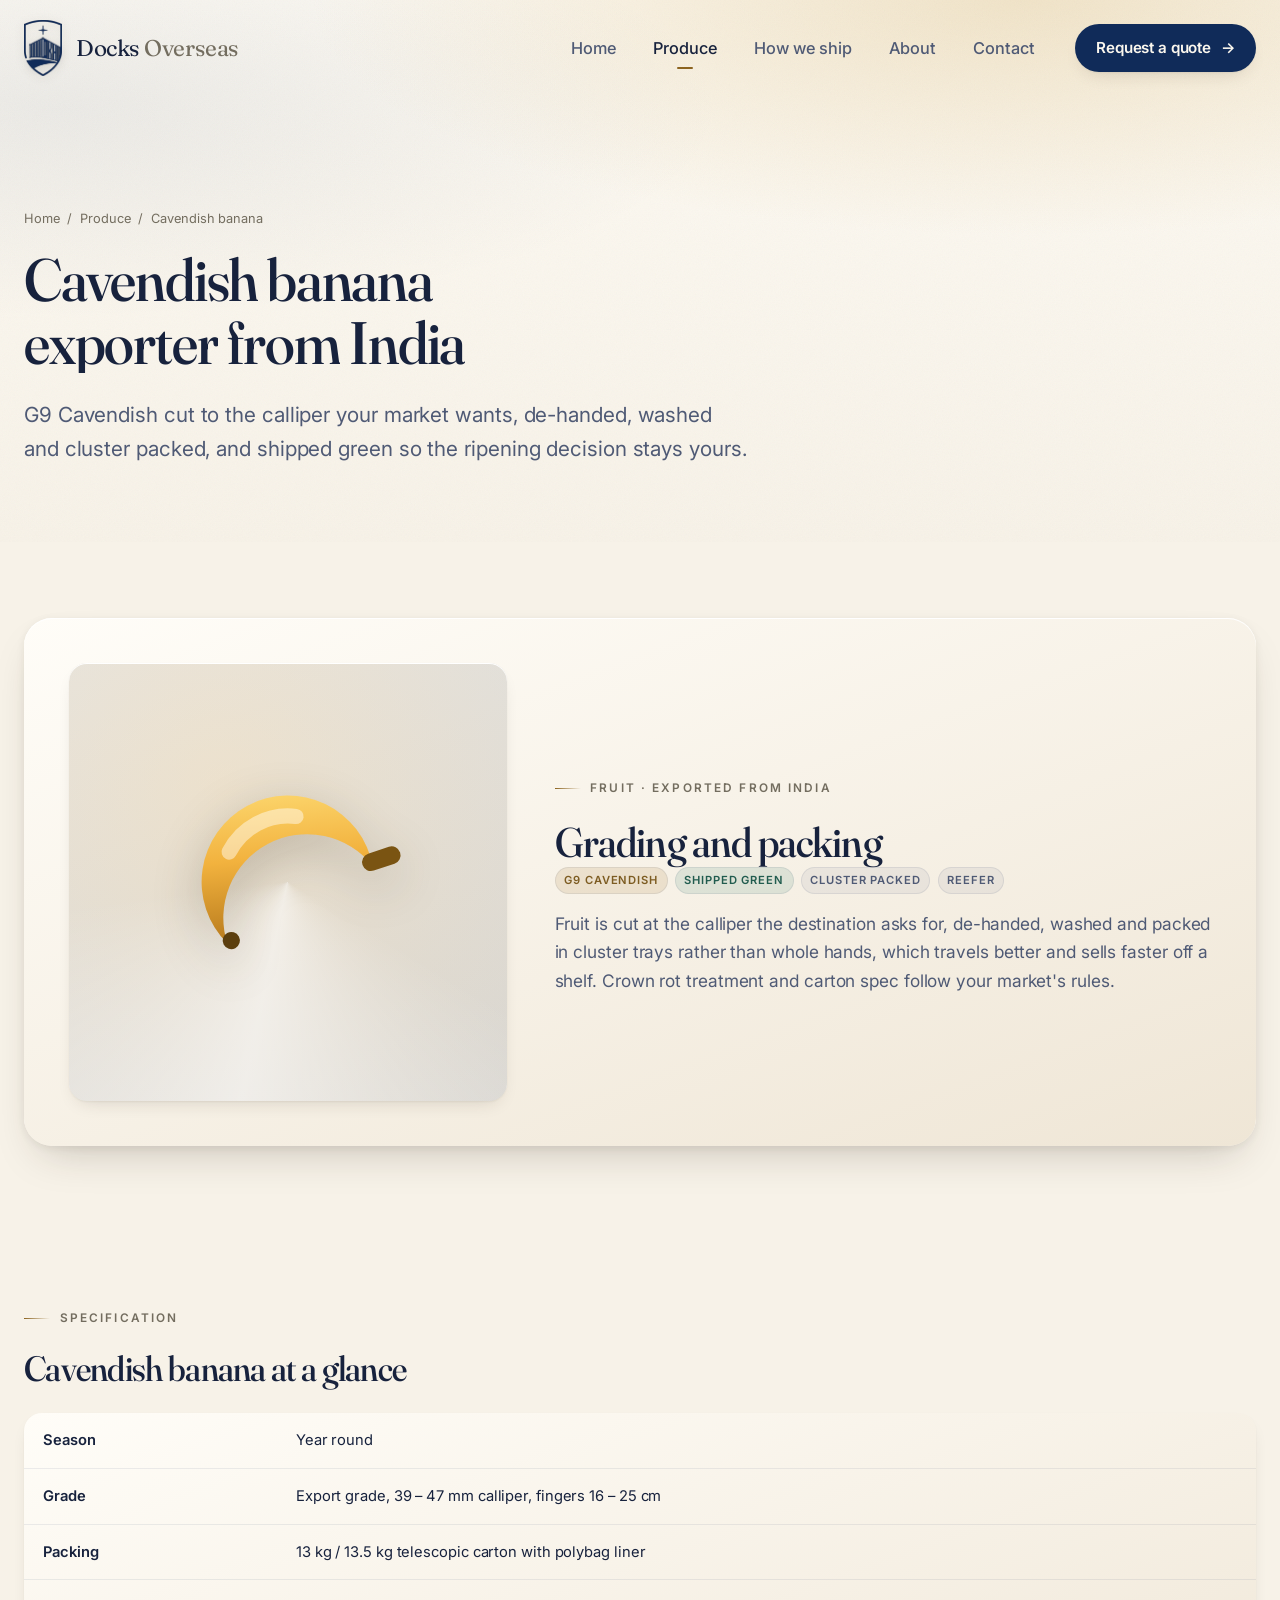
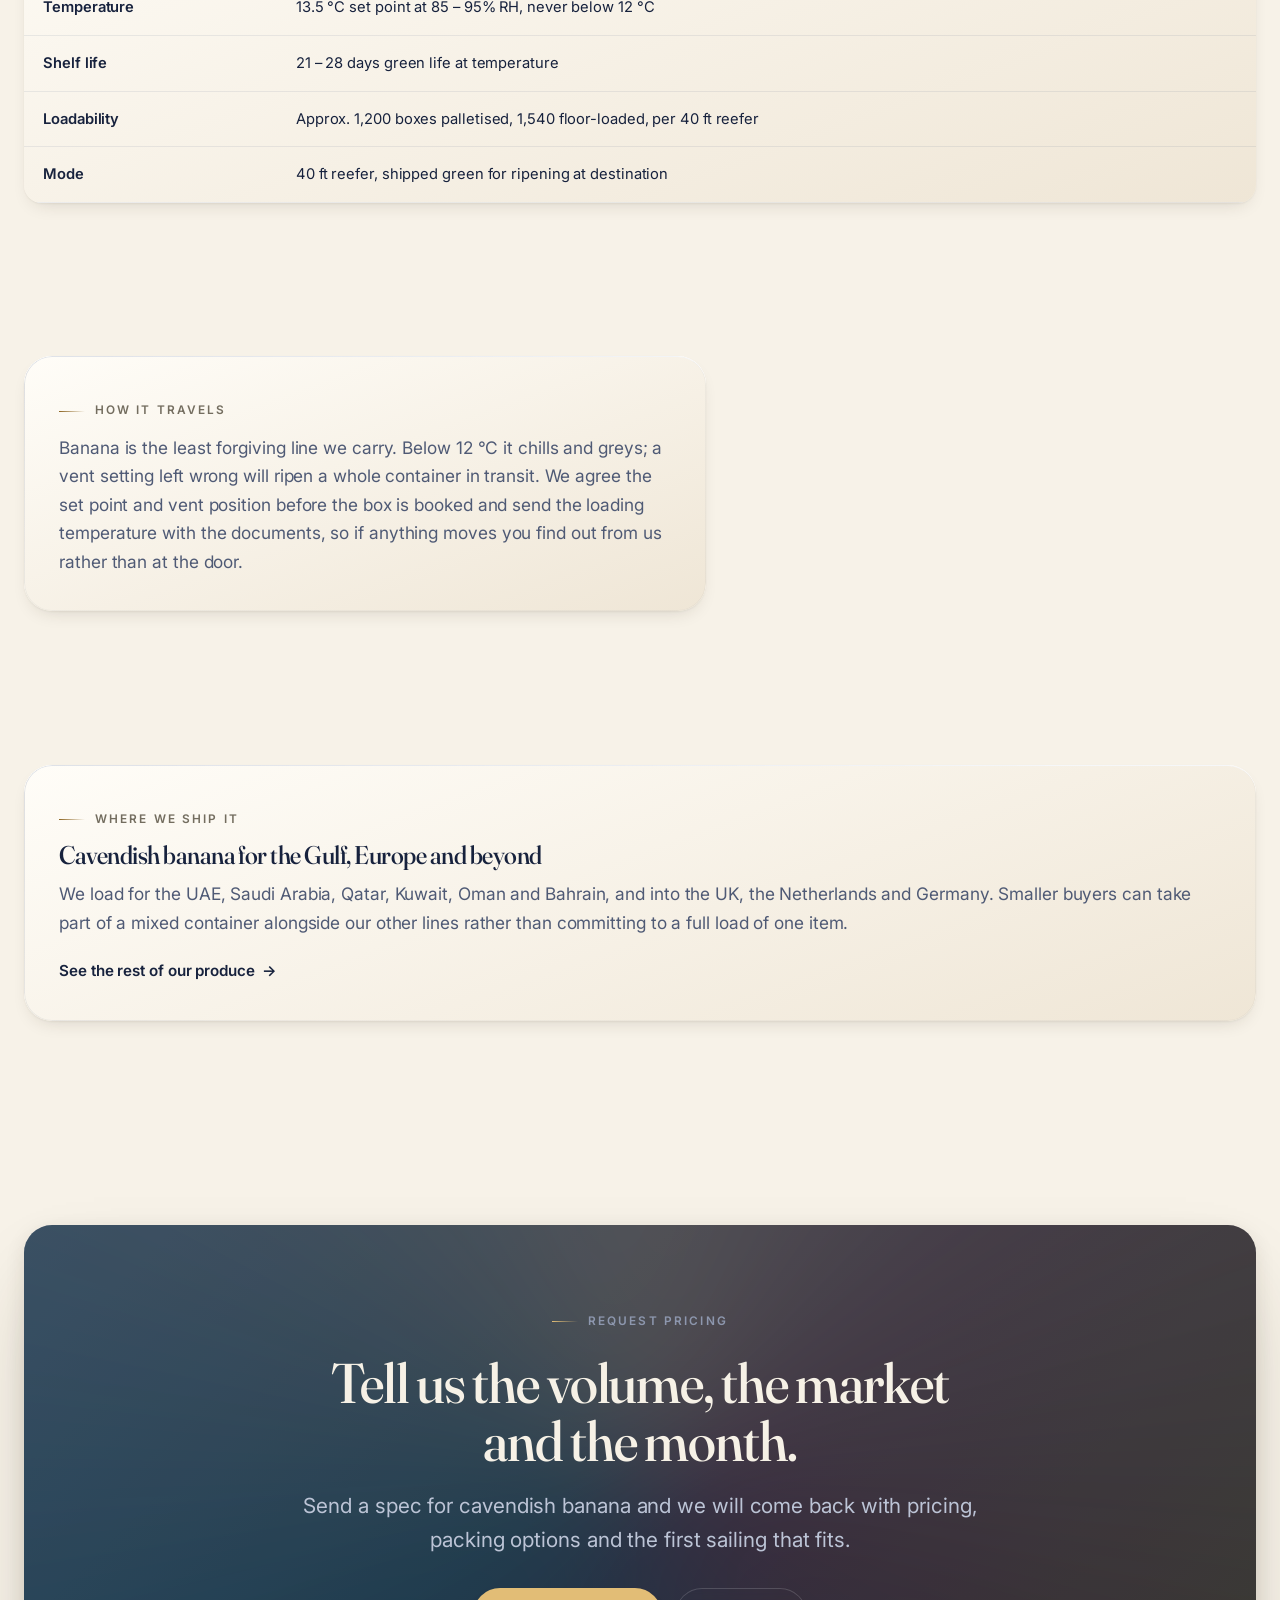
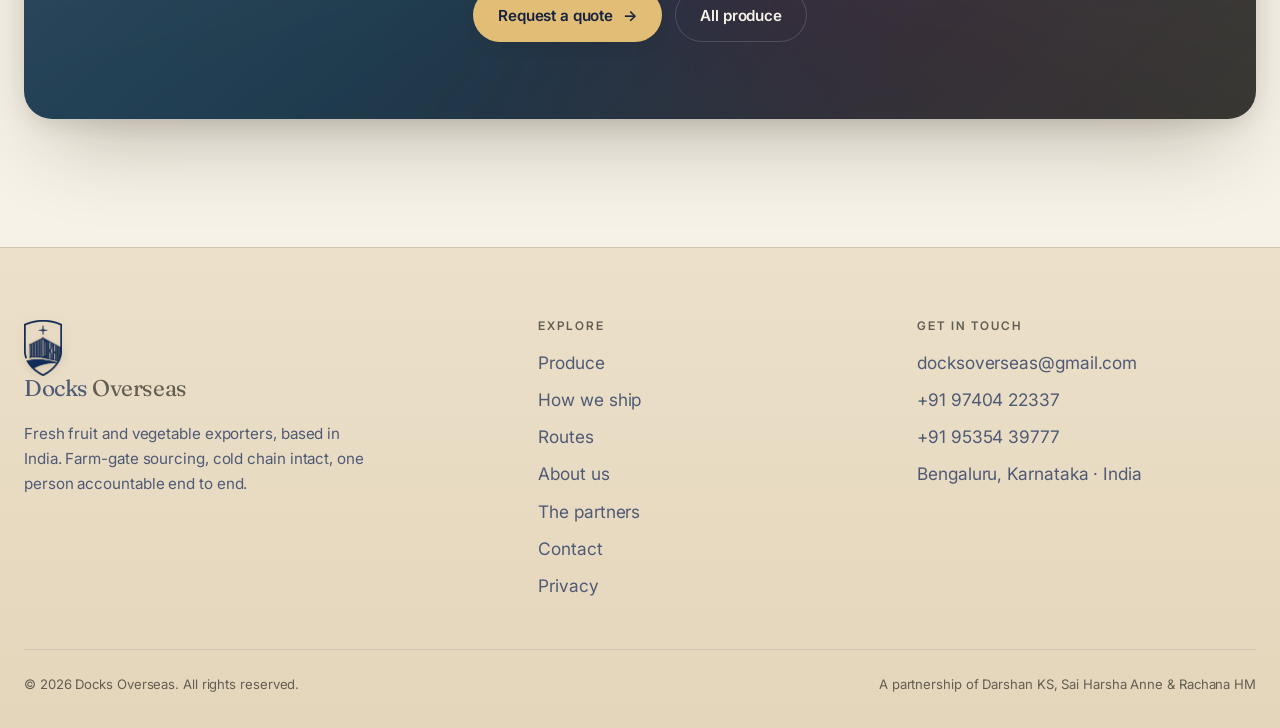
<file: banana.html>
<!DOCTYPE html>
<html lang="en">
<head>
<meta charset="utf-8">
<meta name="viewport" content="width=device-width, initial-scale=1">
<title>Cavendish Banana Exporter from India — G9 Export Grade | Docks Overseas</title>
<meta name="description" content="G9 Cavendish banana exported from India. Export grade 39–47 mm calliper, 13.5 kg cartons, shipped green at 13.5 °C. Request a quote from Docks Overseas.">
<meta name="theme-color" content="#f7f2e8">
<link rel="canonical" href="https://www.docksoverseas.com/banana.html">
<meta property="og:title" content="Cavendish Banana Exporter from India — G9 Export Grade | Docks Overseas">
<meta property="og:description" content="G9 Cavendish banana exported from India. Export grade 39–47 mm calliper, 13.5 kg cartons, shipped green at 13.5 °C. Request a quote from Docks Overseas.">
<meta property="og:type" content="product">
<meta property="og:url" content="https://www.docksoverseas.com/banana.html">
<meta property="og:image" content="https://www.docksoverseas.com/assets/img/logo.png">
<meta property="og:site_name" content="Docks Overseas">
<meta name="twitter:card" content="summary">
<link rel="icon" type="image/png" href="assets/img/favicon.png">
<link rel="apple-touch-icon" href="assets/img/favicon.png">
<link rel="preconnect" href="https://fonts.googleapis.com">
<link rel="preconnect" href="https://fonts.gstatic.com" crossorigin>
<link href="https://fonts.googleapis.com/css2?family=Fraunces:opsz,wght@9..144,400;9..144,500;9..144,600&family=Inter:wght@400;500;600&display=swap" rel="stylesheet">
<link rel="stylesheet" href="assets/css/style.css">
<script type="application/ld+json">
{
  "@context": "https://schema.org",
  "@type": "Product",
  "name": "Fresh Cavendish Banana — G9",
  "description": "G9 Cavendish banana exported from India. Export grade 39–47 mm calliper, 13.5 kg cartons, shipped green at 13.5 °C. Request a quote from Docks Overseas.",
  "category": "Fruit",
  "image": "https://www.docksoverseas.com/assets/img/logo.png",
  "url": "https://www.docksoverseas.com/banana.html",
  "countryOfOrigin": {
    "@type": "Country",
    "name": "India"
  },
  "brand": {
    "@type": "Brand",
    "name": "Docks Overseas"
  },
  "manufacturer": {
    "@type": "Organization",
    "name": "Docks Overseas",
    "url": "https://www.docksoverseas.com/"
  },
  "additionalProperty": [
    {
      "@type": "PropertyValue",
      "name": "Season",
      "value": "Year round"
    },
    {
      "@type": "PropertyValue",
      "name": "Grade",
      "value": "Export grade, 39 – 47 mm calliper, fingers 16 – 25 cm"
    },
    {
      "@type": "PropertyValue",
      "name": "Packing",
      "value": "13 kg / 13.5 kg telescopic carton with polybag liner"
    },
    {
      "@type": "PropertyValue",
      "name": "Temperature",
      "value": "13.5 °C set point at 85 – 95% RH, never below 12 °C"
    },
    {
      "@type": "PropertyValue",
      "name": "Shelf life",
      "value": "21 – 28 days green life at temperature"
    },
    {
      "@type": "PropertyValue",
      "name": "Loadability",
      "value": "Approx. 1,200 boxes palletised, 1,540 floor-loaded, per 40 ft reefer"
    },
    {
      "@type": "PropertyValue",
      "name": "Mode",
      "value": "40 ft reefer, shipped green for ripening at destination"
    }
  ],
  "offers": {
    "@type": "Offer",
    "url": "https://www.docksoverseas.com/banana.html",
    "availability": "https://schema.org/InStock",
    "businessFunction": "http://purl.org/goodrelations/v1#Sell",
    "eligibleCustomerType": "http://purl.org/goodrelations/v1#Business",
    "areaServed": [
      "AE",
      "SA",
      "QA",
      "KW",
      "OM",
      "BH",
      "GB",
      "NL",
      "DE"
    ],
    "seller": {
      "@type": "Organization",
      "name": "Docks Overseas",
      "url": "https://www.docksoverseas.com/"
    }
  }
}
</script>
<script type="application/ld+json">
{
  "@context": "https://schema.org",
  "@type": "BreadcrumbList",
  "itemListElement": [
    {
      "@type": "ListItem",
      "position": 1,
      "name": "Home",
      "item": "https://www.docksoverseas.com/"
    },
    {
      "@type": "ListItem",
      "position": 2,
      "name": "Produce",
      "item": "https://www.docksoverseas.com/produce.html"
    },
    {
      "@type": "ListItem",
      "position": 3,
      "name": "Cavendish banana",
      "item": "https://www.docksoverseas.com/banana.html"
    }
  ]
}
</script>
</head>
<body>
<!--SPRITE:start-->
<svg class="sprite" aria-hidden="true" focusable="false" style="position:absolute;width:0;height:0;overflow:hidden">
  <defs>
    <radialGradient id="gPom" cx="34%" cy="26%">
      <stop offset="0" stop-color="#ff9179"/><stop offset="52%" stop-color="#e2453f"/><stop offset="100%" stop-color="#87181f"/>
    </radialGradient>
    <linearGradient id="gChilli" x1="0" y1="0" x2="1" y2="1">
      <stop offset="0" stop-color="#ff6a4d"/><stop offset="55%" stop-color="#d8362c"/><stop offset="100%" stop-color="#8d1a18"/>
    </linearGradient>
    <radialGradient id="gCoco" cx="34%" cy="26%">
      <stop offset="0" stop-color="#e0ac74"/><stop offset="55%" stop-color="#a86c36"/><stop offset="100%" stop-color="#5c3a1c"/>
    </radialGradient>
    <linearGradient id="gBanana" x1="0" y1="0" x2="0.4" y2="1">
      <stop offset="0" stop-color="#ffe07a"/><stop offset="50%" stop-color="#f2b23e"/><stop offset="100%" stop-color="#b3761a"/>
    </linearGradient>
    <radialGradient id="gSuran" cx="36%" cy="24%">
      <stop offset="0" stop-color="#c9a488"/><stop offset="55%" stop-color="#8e6450"/><stop offset="100%" stop-color="#4b3126"/>
    </radialGradient>
    <linearGradient id="gLeaf" x1="0" y1="0" x2="1" y2="1">
      <stop offset="0" stop-color="#57e0b8"/><stop offset="100%" stop-color="#1c7d63"/>
    </linearGradient>
  </defs>

  <!-- Pomegranate -->
  <symbol id="p-pom" viewBox="0 0 100 100">
    <ellipse cx="50" cy="59" rx="33" ry="32" fill="url(#gPom)"/>
    <path d="M41 30 l4-11 3 7 2-9 3 9 3-7 4 11 z" fill="#8d2a24"/>
    <path d="M63 33c7-4 14-11 16-19-9 1-16 6-20 13z" fill="url(#gLeaf)"/>
    <ellipse cx="38" cy="46" rx="10" ry="6.5" fill="#fff" opacity=".22" transform="rotate(-28 38 46)"/>
    <g fill="#fff" opacity=".16">
      <circle cx="58" cy="62" r="3"/><circle cx="66" cy="54" r="2.2"/><circle cx="52" cy="74" r="2.4"/><circle cx="63" cy="72" r="1.8"/>
    </g>
  </symbol>

  <!-- Chilli -->
  <symbol id="p-chilli" viewBox="0 0 100 100">
    <path d="M62 27c11 15 8 36-8 50-11 10-25 14-31 8-4-4-1-11 7-14 14-5 23-16 26-31 1-7 3-11 6-13z" fill="url(#gChilli)"/>
    <path d="M60 30c-4 14-11 24-22 31" stroke="#fff" stroke-opacity=".22" stroke-width="4" stroke-linecap="round" fill="none"/>
    <path d="M58 26c-1-7 3-12 11-13" stroke="url(#gLeaf)" stroke-width="6" stroke-linecap="round" fill="none"/>
    <ellipse cx="61" cy="26" rx="8" ry="5" fill="#2b8f6f" transform="rotate(-24 61 26)"/>
  </symbol>

  <!-- Husked coconut -->
  <symbol id="p-coconut" viewBox="0 0 100 100">
    <circle cx="50" cy="54" r="32" fill="url(#gCoco)"/>
    <g stroke="#fff" stroke-opacity=".13" stroke-width="2" fill="none" stroke-linecap="round">
      <path d="M28 38c8 6 14 16 16 28"/><path d="M40 28c6 9 10 21 10 34"/><path d="M54 26c3 11 3 24 0 35"/><path d="M67 32c-1 11-5 21-11 29"/>
    </g>
    <g fill="#2c1a0b">
      <circle cx="42" cy="34" r="3.6"/><circle cx="53" cy="30" r="3.6"/><circle cx="49" cy="41" r="3.2"/>
    </g>
    <ellipse cx="36" cy="44" rx="9" ry="6" fill="#fff" opacity=".18" transform="rotate(-30 36 44)"/>
  </symbol>

  <!-- Banana -->
  <symbol id="p-banana" viewBox="0 0 100 100">
    <g transform="rotate(17 50 50)">
      <!-- body: crescent struck from two offset circles, so it tapers to a
           cusp at each end the way a banana does -->
      <path d="M80.1 34.2A34 34 0 1 0 34.2 80.1A33 33 0 0 1 80.1 34.2Z" fill="url(#gBanana)"/>
      <!-- one short highlight along the fattest part of the outer curve -->
      <path d="M45.5 24.4A26 26 0 0 0 24.4 45.5" fill="none"
            stroke="#fff" stroke-opacity=".45" stroke-width="6" stroke-linecap="round"/>
      <!-- stem, and the darker blossom end -->
      <path d="M79 33l7-5" stroke="#7a5412" stroke-width="7" stroke-linecap="round"/>
      <circle cx="35.4" cy="78.6" r="3.4" fill="#5c3f0e"/>
    </g>
  </symbol>

  <!-- Suran / elephant foot yam -->
  <symbol id="p-suran" viewBox="0 0 100 100">
    <path d="M50 24c15 0 27 6 31 17 4 12-2 25-13 33-6 5-12 8-18 8s-12-3-18-8C21 66 15 53 19 41c4-11 16-17 31-17z" fill="url(#gSuran)"/>
    <g stroke="#000" stroke-opacity=".22" stroke-width="2.4" fill="none" stroke-linecap="round">
      <path d="M34 32c-4 12-3 24 3 34"/><path d="M50 27c-2 14-2 30 0 43"/><path d="M66 32c4 12 3 24-3 34"/>
    </g>
    <path d="M50 26c0-7-3-11-9-13 7-2 12 1 14 6" fill="#3f7d4e"/>
    <ellipse cx="38" cy="38" rx="9" ry="6" fill="#fff" opacity=".13" transform="rotate(-28 38 38)"/>
  </symbol>

  <!-- Container ship, bow to the right -->
  <symbol id="p-ship" viewBox="0 0 320 120">
    <path d="M22 74h276c-4 16-14 28-26 28H50c-14 0-24-11-28-28z" fill="#102b59"/>
    <path d="M22 74h276l-6 8H26z" fill="#2b4079"/>
    <rect x="30" y="44" width="42" height="30" rx="3" fill="#22345f"/>
    <rect x="38" y="30" width="26" height="16" rx="2" fill="#2b4079"/>
    <rect x="46" y="16" width="7" height="16" rx="2" fill="#22345f"/>
    <g>
      <rect x="80"  y="56" width="26" height="18" fill="#2b4079"/>
      <rect x="80"  y="42" width="26" height="13" fill="#b0413b" opacity=".9"/>
      <rect x="108" y="50" width="26" height="24" fill="#33487d"/>
      <rect x="108" y="38" width="26" height="11" fill="#2e7d6b" opacity=".9"/>
      <rect x="136" y="56" width="26" height="18" fill="#2b4079"/>
      <rect x="136" y="44" width="26" height="11" fill="#33487d"/>
      <rect x="164" y="48" width="26" height="26" fill="#33487d"/>
      <rect x="164" y="36" width="26" height="11" fill="#b08640" opacity=".95"/>
      <rect x="192" y="56" width="26" height="18" fill="#2b4079"/>
      <rect x="220" y="52" width="26" height="22" fill="#33487d"/>
      <rect x="248" y="60" width="22" height="14" fill="#2b4079"/>
    </g>
    <path d="M298 74c6-2 12-6 16-12-4-2-10-3-16-3z" fill="#22345f"/>
  </symbol>

</svg>
<!--SPRITE:end-->

<div class="loader" aria-hidden="true">
  <img src="assets/img/logo.png" alt="" width="618" height="900">
</div>

<div class="progress" aria-hidden="true"></div>

<header class="nav" id="nav">
  <a class="brand" href="index.html" aria-label="Docks Overseas — home">
    <img class="brand-mark" src="assets/img/logo.png" alt="" width="618" height="900">
    <span class="brand-text">Docks <em>Overseas</em></span>
  </a>
  <nav class="nav-links" aria-label="Primary">
    <a href="index.html">Home</a>
    <a href="produce.html" aria-current="page">Produce</a>
    <a href="index.html#process">How we ship</a>
    <a href="about.html">About</a>
    <a href="contact.html">Contact</a>
  </nav>
  <a class="btn btn--sm" href="contact.html">Request a quote <span class="arrow" aria-hidden="true">→</span></a>
  <button class="nav-toggle" aria-label="Menu" aria-expanded="false" aria-controls="drawer">
    <span></span><span></span><span></span>
  </button>
</header>

<div class="drawer" id="drawer">
  <a href="produce.html">Produce</a>
  <a href="index.html#process">How we ship</a>
  <a href="about.html">About</a>
  <a href="contact.html">Contact</a>
</div>

<main>

<section class="page-head">
  <div class="grain" aria-hidden="true"></div>
  <div class="shell">
    <p class="crumb"><a href="index.html">Home</a> &nbsp;/&nbsp; <a href="produce.html">Produce</a> &nbsp;/&nbsp; Cavendish banana</p>
    <h1 data-words style="max-width:16ch">Cavendish banana exporter from India</h1>
    <p class="lede" style="margin-top:1.6rem" data-reveal>
      G9 Cavendish cut to the calliper your market wants, de-handed, washed and cluster packed, and shipped green so the ripening decision stays yours.
    </p>
  </div>
</section>

<section class="section section--tight">
  <div class="shell">
    <article class="panel" data-reveal>
      <div class="panel-art" style="--tint:rgba(176,134,64,.20)"><svg><use href="#p-banana"></use></svg></div>
      <div>
        <p class="eyebrow">Fruit · Exported from India</p>
        <h2 style="font-size:clamp(1.8rem,1.2rem + 2vw,2.6rem)">Grading and packing</h2>
        <div class="chips">
          <span class="tag tag--gold">G9 Cavendish</span><span class="tag tag--leaf">Shipped green</span><span class="tag">Cluster packed</span><span class="tag">Reefer</span>
        </div>
        <p style="color:var(--text-dim)">Fruit is cut at the calliper the destination asks for, de-handed, washed and packed in cluster trays rather than whole hands, which travels better and sells faster off a shelf. Crown rot treatment and carton spec follow your market's rules.</p>
      </div>
    </article>
  </div>
</section>

<section class="section section--tight">
  <div class="shell">
    <p class="eyebrow" data-reveal>Specification</p>
    <h2 data-reveal style="--rd:60ms;font-size:clamp(1.6rem,1.2rem + 1.4vw,2.2rem);margin-bottom:1.6rem">Cavendish banana at a glance</h2>
    <div class="spec-wrap" data-reveal style="--rd:120ms">
      <table class="spec">
        <tbody>
              <tr><td>Season</td><td>Year round</td></tr>
              <tr><td>Grade</td><td>Export grade, 39 – 47 mm calliper, fingers 16 – 25 cm</td></tr>
              <tr><td>Packing</td><td>13 kg / 13.5 kg telescopic carton with polybag liner</td></tr>
              <tr><td>Temperature</td><td>13.5 °C set point at 85 – 95% RH, never below 12 °C</td></tr>
              <tr><td>Shelf life</td><td>21 – 28 days green life at temperature</td></tr>
              <tr><td>Loadability</td><td>Approx. 1,200 boxes palletised, 1,540 floor-loaded, per 40 ft reefer</td></tr>
              <tr><td>Mode</td><td>40 ft reefer, shipped green for ripening at destination</td></tr>
        </tbody>
      </table>
    </div>
  </div>
</section>

<section class="section section--tight">
  <div class="shell">
    <div class="card" data-reveal style="max-width:62ch">
      <p class="eyebrow" style="margin-bottom:.8rem">How it travels</p>
      <p style="color:var(--text-dim)">Banana is the least forgiving line we carry. Below 12 °C it chills and greys; a vent setting left wrong will ripen a whole container in transit. We agree the set point and vent position before the box is booked and send the loading temperature with the documents, so if anything moves you find out from us rather than at the door.</p>
    </div>
  </div>
</section>

<section class="section section--tight">
  <div class="shell">
    <div class="card" data-reveal>
      <p class="eyebrow" style="margin-bottom:.8rem">Where we ship it</p>
      <h3>Cavendish banana for the Gulf, Europe and beyond</h3>
      <p style="color:var(--text-dim);margin-top:.7rem">
        We load for the UAE, Saudi Arabia, Qatar, Kuwait, Oman and Bahrain, and into the UK, the Netherlands and Germany. Smaller buyers can take part of a mixed
        container alongside our other lines rather than committing to a full load
        of one item.
      </p>
      <p style="margin-top:1.2rem"><a class="tlink" href="produce.html">See the rest of our produce <span class="arrow" aria-hidden="true">&rarr;</span></a></p>
    </div>
  </div>
</section>

<section class="section">
  <div class="shell">
    <div class="cta invert" data-reveal>
      <p class="eyebrow" style="justify-content:center">Request pricing</p>
      <h2>Tell us the volume, the market and the month.</h2>
      <p class="lede">Send a spec for cavendish banana and we will come back with pricing, packing options and the first sailing that fits.</p>
      <div class="hero-actions" style="opacity:1;transform:none">
        <a class="btn" href="contact.html">Request a quote <span class="arrow" aria-hidden="true">&rarr;</span></a>
        <a class="btn btn--ghost" href="produce.html">All produce</a>
      </div>
    </div>
  </div>
</section>

</main>

<!--FOOTER:start-->
<footer class="footer deep">
  <div class="shell">
    <div class="footer-grid">
      <div>
        <a class="brand" href="index.html" style="margin-bottom:1rem">
          <img class="brand-mark" src="assets/img/logo.png" alt="" width="618" height="900">
          <span class="brand-text">Docks <em>Overseas</em></span>
        </a>
        <p style="color:var(--text-dim);max-width:34ch;font-size:.95rem">
          Fresh fruit and vegetable exporters, based in India. Farm-gate sourcing,
          cold chain intact, one person accountable end to end.
        </p>
      </div>
      <div>
        <h4>Explore</h4>
        <ul>
          <li><a href="produce.html">Produce</a></li>
          <li><a href="index.html#process">How we ship</a></li>
          <li><a href="index.html#routes">Routes</a></li>
          <li><a href="about.html">About us</a></li>
          <li><a href="about.html#partners">The partners</a></li>
          <li><a href="contact.html">Contact</a></li>
          <li><a href="privacy.html">Privacy</a></li>
        </ul>
      </div>
      <div>
        <h4>Get in touch</h4>
        <ul>
          
          <li><a href="mailto:docksoverseas@gmail.com">docksoverseas@gmail.com</a></li>
          <li><a href="tel:+919740422337">+91 97404 22337</a></li>
          <li><a href="tel:+919535439777">+91 95354 39777</a></li>
          <li><span style="color:var(--text-dim)">Bengaluru, Karnataka · India</span></li>
        </ul>
      </div>
    </div>
    <div class="footer-base">
      <span>© <span data-year>2026</span> Docks Overseas. All rights reserved.</span>
      <span>A partnership of Darshan KS, Sai Harsha Anne &amp; Rachana HM</span>
    </div>
  </div>
</footer>
<!--FOOTER:end-->

<script src="assets/js/main.js"></script>
</body>
</html>
</file>
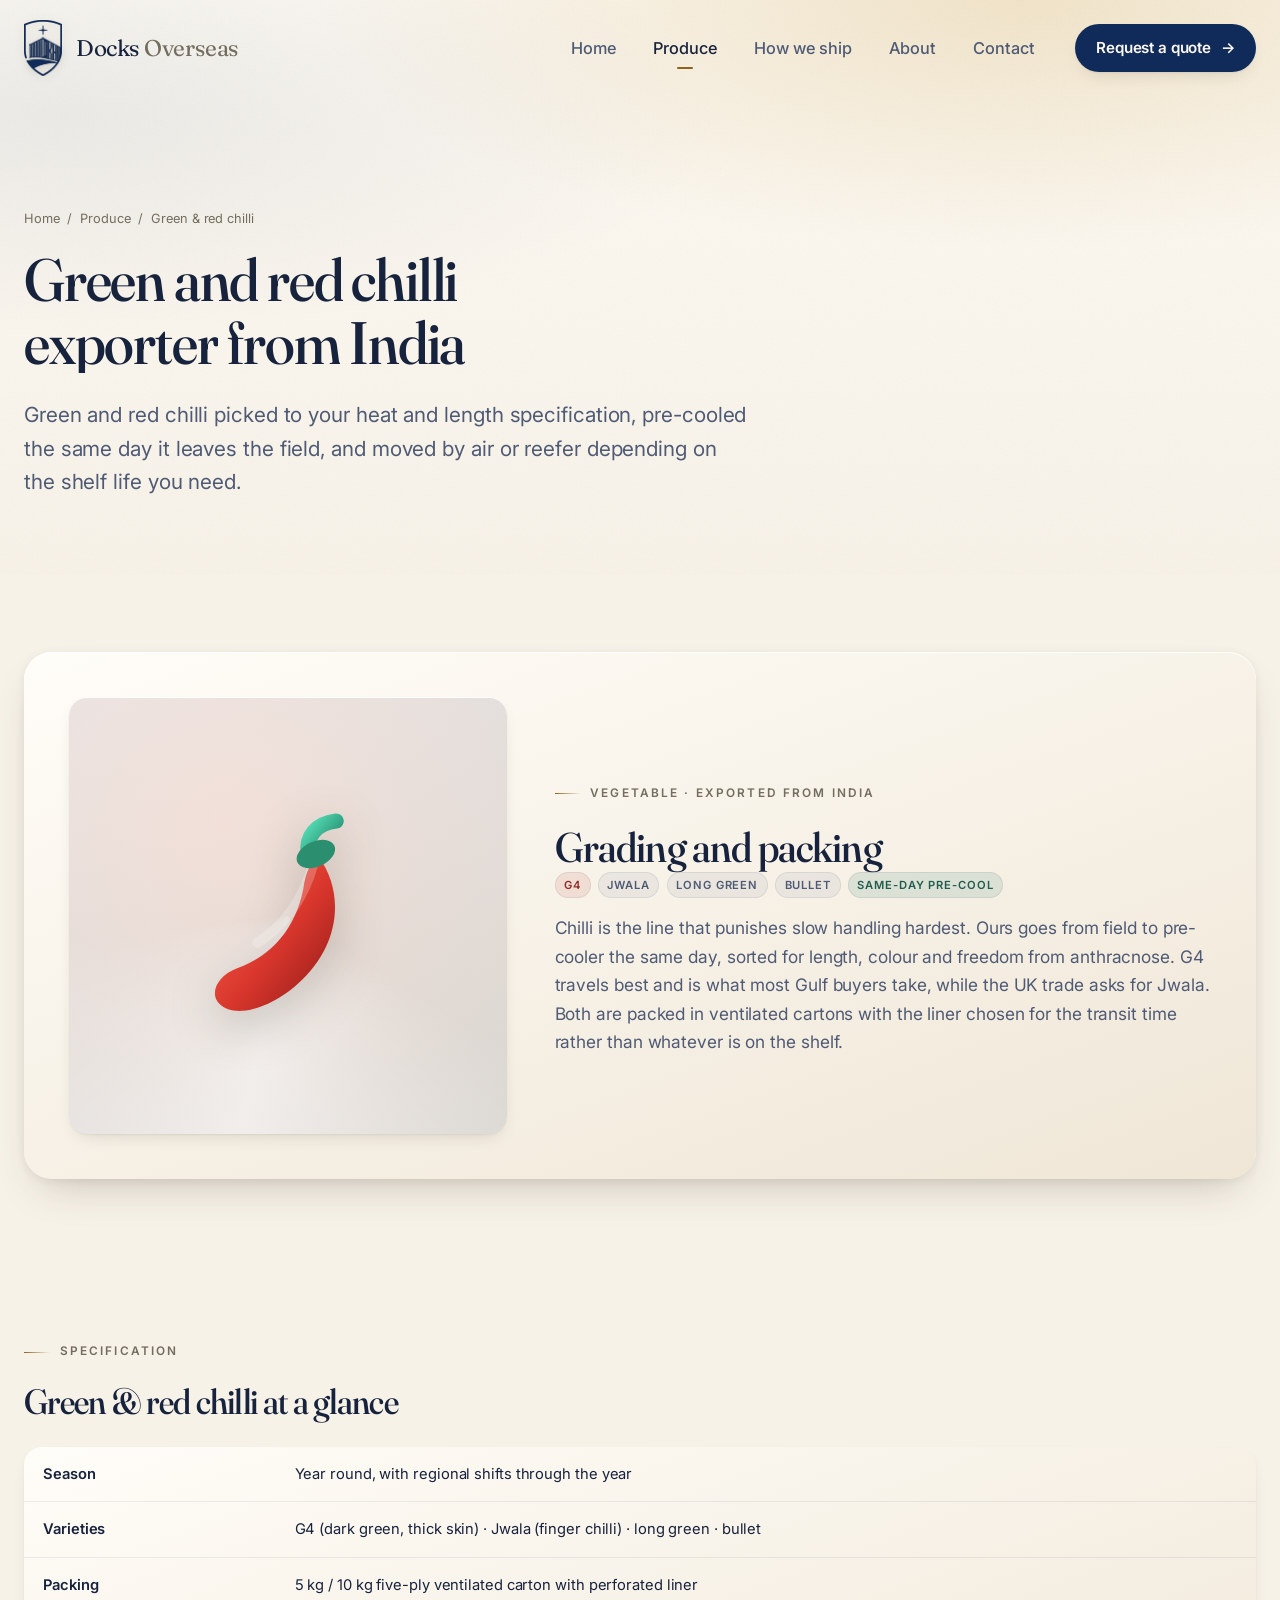
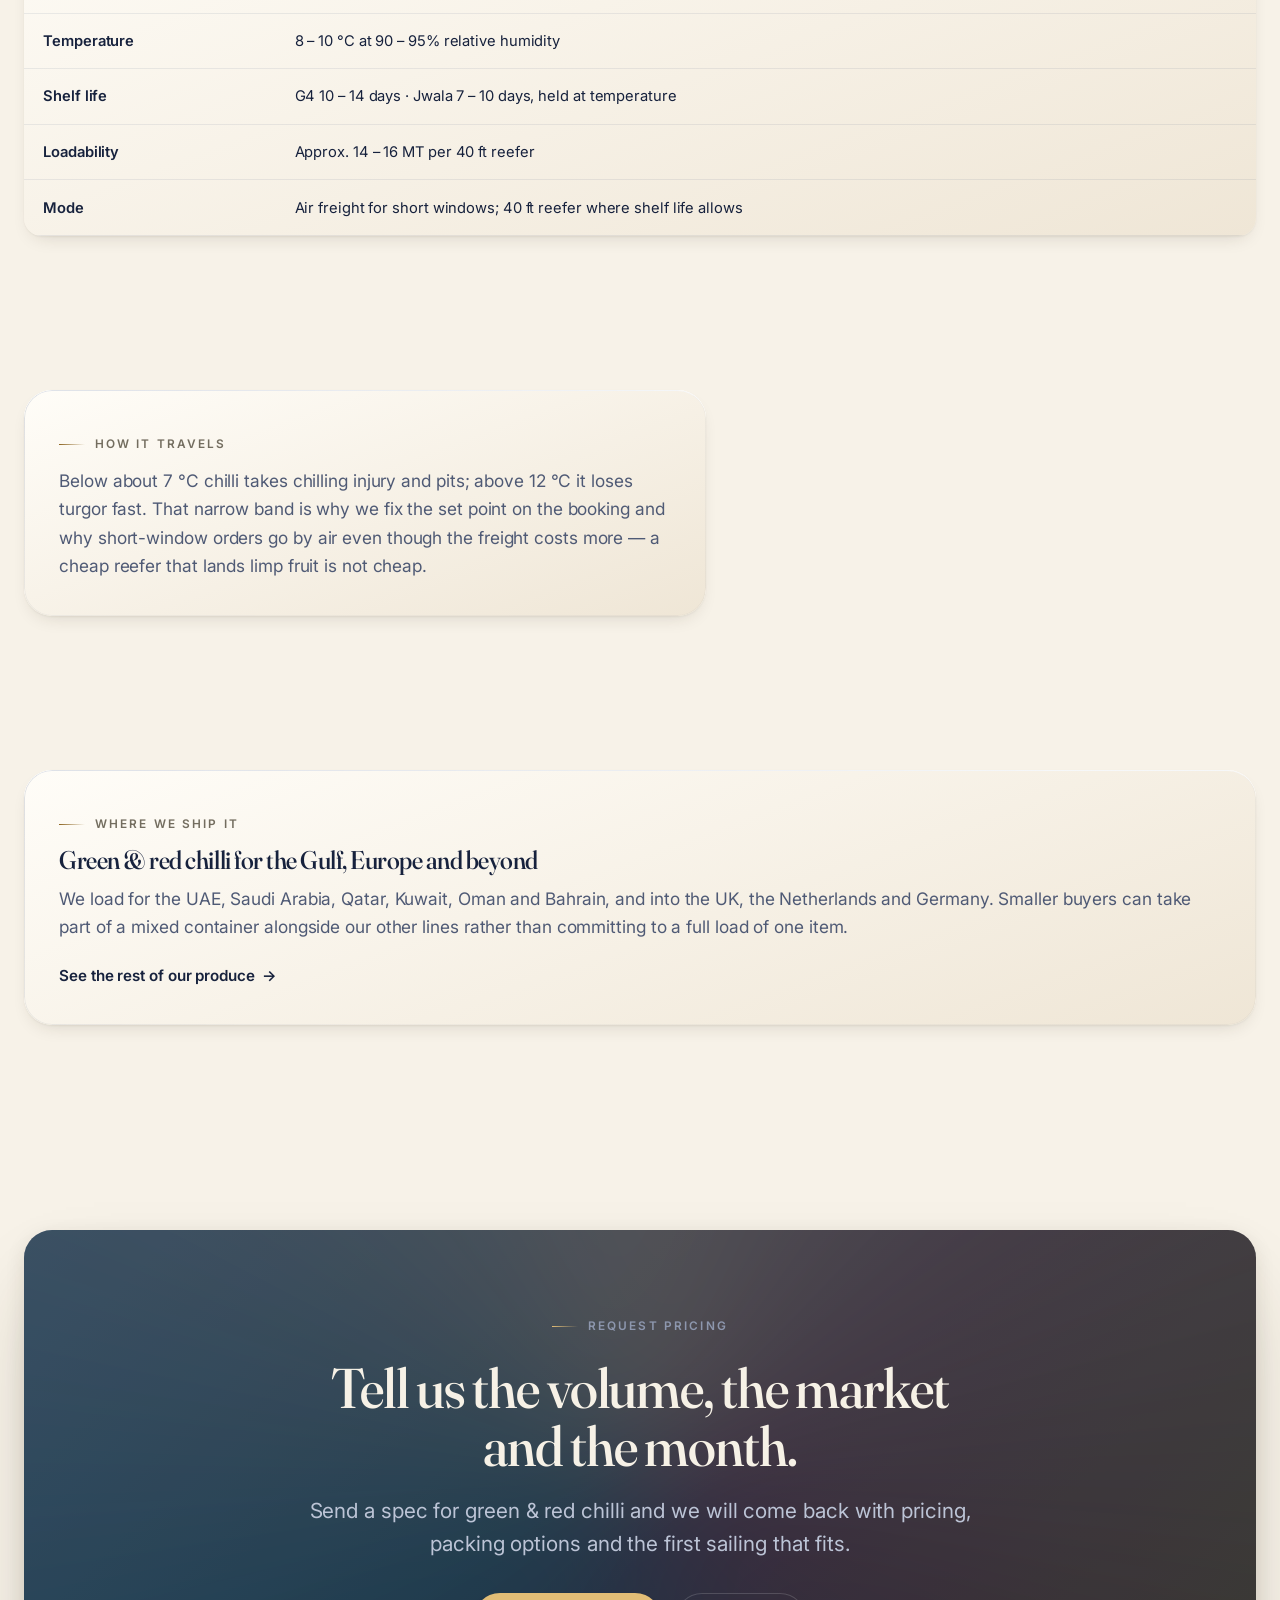
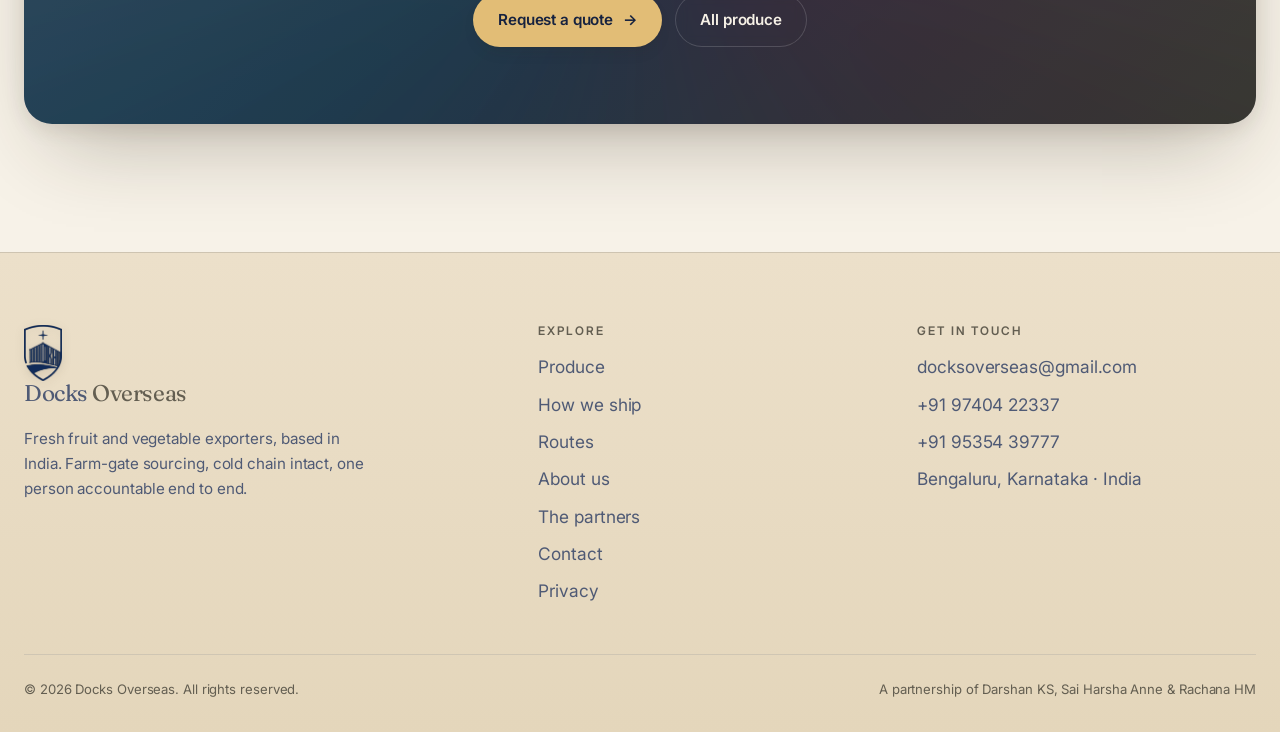
<file: chilli.html>
<!DOCTYPE html>
<html lang="en">
<head>
<meta charset="utf-8">
<meta name="viewport" content="width=device-width, initial-scale=1">
<title>Green &amp; Red Chilli Exporter from India — G4 &amp; Jwala | Docks Overseas</title>
<meta name="description" content="Fresh green and red chilli exported from India: G4, Jwala, long green and bullet. Same-day pre-cool, 5 kg and 10 kg ventilated cartons, air or reefer.">
<meta name="theme-color" content="#f7f2e8">
<link rel="canonical" href="https://www.docksoverseas.com/chilli.html">
<meta property="og:title" content="Green &amp; Red Chilli Exporter from India — G4 &amp; Jwala | Docks Overseas">
<meta property="og:description" content="Fresh green and red chilli exported from India: G4, Jwala, long green and bullet. Same-day pre-cool, 5 kg and 10 kg ventilated cartons, air or reefer.">
<meta property="og:type" content="product">
<meta property="og:url" content="https://www.docksoverseas.com/chilli.html">
<meta property="og:image" content="https://www.docksoverseas.com/assets/img/logo.png">
<meta property="og:site_name" content="Docks Overseas">
<meta name="twitter:card" content="summary">
<link rel="icon" type="image/png" href="assets/img/favicon.png">
<link rel="apple-touch-icon" href="assets/img/favicon.png">
<link rel="preconnect" href="https://fonts.googleapis.com">
<link rel="preconnect" href="https://fonts.gstatic.com" crossorigin>
<link href="https://fonts.googleapis.com/css2?family=Fraunces:opsz,wght@9..144,400;9..144,500;9..144,600&family=Inter:wght@400;500;600&display=swap" rel="stylesheet">
<link rel="stylesheet" href="assets/css/style.css">
<script type="application/ld+json">
{
  "@context": "https://schema.org",
  "@type": "Product",
  "name": "Fresh Green and Red Chilli",
  "description": "Fresh green and red chilli exported from India: G4, Jwala, long green and bullet. Same-day pre-cool, 5 kg and 10 kg ventilated cartons, air or reefer.",
  "category": "Vegetable",
  "image": "https://www.docksoverseas.com/assets/img/logo.png",
  "url": "https://www.docksoverseas.com/chilli.html",
  "countryOfOrigin": {
    "@type": "Country",
    "name": "India"
  },
  "brand": {
    "@type": "Brand",
    "name": "Docks Overseas"
  },
  "manufacturer": {
    "@type": "Organization",
    "name": "Docks Overseas",
    "url": "https://www.docksoverseas.com/"
  },
  "additionalProperty": [
    {
      "@type": "PropertyValue",
      "name": "Season",
      "value": "Year round, with regional shifts through the year"
    },
    {
      "@type": "PropertyValue",
      "name": "Varieties",
      "value": "G4 (dark green, thick skin) · Jwala (finger chilli) · long green · bullet"
    },
    {
      "@type": "PropertyValue",
      "name": "Packing",
      "value": "5 kg / 10 kg five-ply ventilated carton with perforated liner"
    },
    {
      "@type": "PropertyValue",
      "name": "Temperature",
      "value": "8 – 10 °C at 90 – 95% relative humidity"
    },
    {
      "@type": "PropertyValue",
      "name": "Shelf life",
      "value": "G4 10 – 14 days · Jwala 7 – 10 days, held at temperature"
    },
    {
      "@type": "PropertyValue",
      "name": "Loadability",
      "value": "Approx. 14 – 16 MT per 40 ft reefer"
    },
    {
      "@type": "PropertyValue",
      "name": "Mode",
      "value": "Air freight for short windows; 40 ft reefer where shelf life allows"
    }
  ],
  "offers": {
    "@type": "Offer",
    "url": "https://www.docksoverseas.com/chilli.html",
    "availability": "https://schema.org/InStock",
    "businessFunction": "http://purl.org/goodrelations/v1#Sell",
    "eligibleCustomerType": "http://purl.org/goodrelations/v1#Business",
    "areaServed": [
      "AE",
      "SA",
      "QA",
      "KW",
      "OM",
      "BH",
      "GB",
      "NL",
      "DE"
    ],
    "seller": {
      "@type": "Organization",
      "name": "Docks Overseas",
      "url": "https://www.docksoverseas.com/"
    }
  }
}
</script>
<script type="application/ld+json">
{
  "@context": "https://schema.org",
  "@type": "BreadcrumbList",
  "itemListElement": [
    {
      "@type": "ListItem",
      "position": 1,
      "name": "Home",
      "item": "https://www.docksoverseas.com/"
    },
    {
      "@type": "ListItem",
      "position": 2,
      "name": "Produce",
      "item": "https://www.docksoverseas.com/produce.html"
    },
    {
      "@type": "ListItem",
      "position": 3,
      "name": "Green & red chilli",
      "item": "https://www.docksoverseas.com/chilli.html"
    }
  ]
}
</script>
</head>
<body>
<!--SPRITE:start-->
<svg class="sprite" aria-hidden="true" focusable="false" style="position:absolute;width:0;height:0;overflow:hidden">
  <defs>
    <radialGradient id="gPom" cx="34%" cy="26%">
      <stop offset="0" stop-color="#ff9179"/><stop offset="52%" stop-color="#e2453f"/><stop offset="100%" stop-color="#87181f"/>
    </radialGradient>
    <linearGradient id="gChilli" x1="0" y1="0" x2="1" y2="1">
      <stop offset="0" stop-color="#ff6a4d"/><stop offset="55%" stop-color="#d8362c"/><stop offset="100%" stop-color="#8d1a18"/>
    </linearGradient>
    <radialGradient id="gCoco" cx="34%" cy="26%">
      <stop offset="0" stop-color="#e0ac74"/><stop offset="55%" stop-color="#a86c36"/><stop offset="100%" stop-color="#5c3a1c"/>
    </radialGradient>
    <linearGradient id="gBanana" x1="0" y1="0" x2="0.4" y2="1">
      <stop offset="0" stop-color="#ffe07a"/><stop offset="50%" stop-color="#f2b23e"/><stop offset="100%" stop-color="#b3761a"/>
    </linearGradient>
    <radialGradient id="gSuran" cx="36%" cy="24%">
      <stop offset="0" stop-color="#c9a488"/><stop offset="55%" stop-color="#8e6450"/><stop offset="100%" stop-color="#4b3126"/>
    </radialGradient>
    <linearGradient id="gLeaf" x1="0" y1="0" x2="1" y2="1">
      <stop offset="0" stop-color="#57e0b8"/><stop offset="100%" stop-color="#1c7d63"/>
    </linearGradient>
  </defs>

  <!-- Pomegranate -->
  <symbol id="p-pom" viewBox="0 0 100 100">
    <ellipse cx="50" cy="59" rx="33" ry="32" fill="url(#gPom)"/>
    <path d="M41 30 l4-11 3 7 2-9 3 9 3-7 4 11 z" fill="#8d2a24"/>
    <path d="M63 33c7-4 14-11 16-19-9 1-16 6-20 13z" fill="url(#gLeaf)"/>
    <ellipse cx="38" cy="46" rx="10" ry="6.5" fill="#fff" opacity=".22" transform="rotate(-28 38 46)"/>
    <g fill="#fff" opacity=".16">
      <circle cx="58" cy="62" r="3"/><circle cx="66" cy="54" r="2.2"/><circle cx="52" cy="74" r="2.4"/><circle cx="63" cy="72" r="1.8"/>
    </g>
  </symbol>

  <!-- Chilli -->
  <symbol id="p-chilli" viewBox="0 0 100 100">
    <path d="M62 27c11 15 8 36-8 50-11 10-25 14-31 8-4-4-1-11 7-14 14-5 23-16 26-31 1-7 3-11 6-13z" fill="url(#gChilli)"/>
    <path d="M60 30c-4 14-11 24-22 31" stroke="#fff" stroke-opacity=".22" stroke-width="4" stroke-linecap="round" fill="none"/>
    <path d="M58 26c-1-7 3-12 11-13" stroke="url(#gLeaf)" stroke-width="6" stroke-linecap="round" fill="none"/>
    <ellipse cx="61" cy="26" rx="8" ry="5" fill="#2b8f6f" transform="rotate(-24 61 26)"/>
  </symbol>

  <!-- Husked coconut -->
  <symbol id="p-coconut" viewBox="0 0 100 100">
    <circle cx="50" cy="54" r="32" fill="url(#gCoco)"/>
    <g stroke="#fff" stroke-opacity=".13" stroke-width="2" fill="none" stroke-linecap="round">
      <path d="M28 38c8 6 14 16 16 28"/><path d="M40 28c6 9 10 21 10 34"/><path d="M54 26c3 11 3 24 0 35"/><path d="M67 32c-1 11-5 21-11 29"/>
    </g>
    <g fill="#2c1a0b">
      <circle cx="42" cy="34" r="3.6"/><circle cx="53" cy="30" r="3.6"/><circle cx="49" cy="41" r="3.2"/>
    </g>
    <ellipse cx="36" cy="44" rx="9" ry="6" fill="#fff" opacity=".18" transform="rotate(-30 36 44)"/>
  </symbol>

  <!-- Banana -->
  <symbol id="p-banana" viewBox="0 0 100 100">
    <g transform="rotate(17 50 50)">
      <!-- body: crescent struck from two offset circles, so it tapers to a
           cusp at each end the way a banana does -->
      <path d="M80.1 34.2A34 34 0 1 0 34.2 80.1A33 33 0 0 1 80.1 34.2Z" fill="url(#gBanana)"/>
      <!-- one short highlight along the fattest part of the outer curve -->
      <path d="M45.5 24.4A26 26 0 0 0 24.4 45.5" fill="none"
            stroke="#fff" stroke-opacity=".45" stroke-width="6" stroke-linecap="round"/>
      <!-- stem, and the darker blossom end -->
      <path d="M79 33l7-5" stroke="#7a5412" stroke-width="7" stroke-linecap="round"/>
      <circle cx="35.4" cy="78.6" r="3.4" fill="#5c3f0e"/>
    </g>
  </symbol>

  <!-- Suran / elephant foot yam -->
  <symbol id="p-suran" viewBox="0 0 100 100">
    <path d="M50 24c15 0 27 6 31 17 4 12-2 25-13 33-6 5-12 8-18 8s-12-3-18-8C21 66 15 53 19 41c4-11 16-17 31-17z" fill="url(#gSuran)"/>
    <g stroke="#000" stroke-opacity=".22" stroke-width="2.4" fill="none" stroke-linecap="round">
      <path d="M34 32c-4 12-3 24 3 34"/><path d="M50 27c-2 14-2 30 0 43"/><path d="M66 32c4 12 3 24-3 34"/>
    </g>
    <path d="M50 26c0-7-3-11-9-13 7-2 12 1 14 6" fill="#3f7d4e"/>
    <ellipse cx="38" cy="38" rx="9" ry="6" fill="#fff" opacity=".13" transform="rotate(-28 38 38)"/>
  </symbol>

  <!-- Container ship, bow to the right -->
  <symbol id="p-ship" viewBox="0 0 320 120">
    <path d="M22 74h276c-4 16-14 28-26 28H50c-14 0-24-11-28-28z" fill="#102b59"/>
    <path d="M22 74h276l-6 8H26z" fill="#2b4079"/>
    <rect x="30" y="44" width="42" height="30" rx="3" fill="#22345f"/>
    <rect x="38" y="30" width="26" height="16" rx="2" fill="#2b4079"/>
    <rect x="46" y="16" width="7" height="16" rx="2" fill="#22345f"/>
    <g>
      <rect x="80"  y="56" width="26" height="18" fill="#2b4079"/>
      <rect x="80"  y="42" width="26" height="13" fill="#b0413b" opacity=".9"/>
      <rect x="108" y="50" width="26" height="24" fill="#33487d"/>
      <rect x="108" y="38" width="26" height="11" fill="#2e7d6b" opacity=".9"/>
      <rect x="136" y="56" width="26" height="18" fill="#2b4079"/>
      <rect x="136" y="44" width="26" height="11" fill="#33487d"/>
      <rect x="164" y="48" width="26" height="26" fill="#33487d"/>
      <rect x="164" y="36" width="26" height="11" fill="#b08640" opacity=".95"/>
      <rect x="192" y="56" width="26" height="18" fill="#2b4079"/>
      <rect x="220" y="52" width="26" height="22" fill="#33487d"/>
      <rect x="248" y="60" width="22" height="14" fill="#2b4079"/>
    </g>
    <path d="M298 74c6-2 12-6 16-12-4-2-10-3-16-3z" fill="#22345f"/>
  </symbol>

</svg>
<!--SPRITE:end-->

<div class="loader" aria-hidden="true">
  <img src="assets/img/logo.png" alt="" width="618" height="900">
</div>

<div class="progress" aria-hidden="true"></div>

<header class="nav" id="nav">
  <a class="brand" href="index.html" aria-label="Docks Overseas — home">
    <img class="brand-mark" src="assets/img/logo.png" alt="" width="618" height="900">
    <span class="brand-text">Docks <em>Overseas</em></span>
  </a>
  <nav class="nav-links" aria-label="Primary">
    <a href="index.html">Home</a>
    <a href="produce.html" aria-current="page">Produce</a>
    <a href="index.html#process">How we ship</a>
    <a href="about.html">About</a>
    <a href="contact.html">Contact</a>
  </nav>
  <a class="btn btn--sm" href="contact.html">Request a quote <span class="arrow" aria-hidden="true">→</span></a>
  <button class="nav-toggle" aria-label="Menu" aria-expanded="false" aria-controls="drawer">
    <span></span><span></span><span></span>
  </button>
</header>

<div class="drawer" id="drawer">
  <a href="produce.html">Produce</a>
  <a href="index.html#process">How we ship</a>
  <a href="about.html">About</a>
  <a href="contact.html">Contact</a>
</div>

<main>

<section class="page-head">
  <div class="grain" aria-hidden="true"></div>
  <div class="shell">
    <p class="crumb"><a href="index.html">Home</a> &nbsp;/&nbsp; <a href="produce.html">Produce</a> &nbsp;/&nbsp; Green &amp; red chilli</p>
    <h1 data-words style="max-width:16ch">Green and red chilli exporter from India</h1>
    <p class="lede" style="margin-top:1.6rem" data-reveal>
      Green and red chilli picked to your heat and length specification, pre-cooled the same day it leaves the field, and moved by air or reefer depending on the shelf life you need.
    </p>
  </div>
</section>

<section class="section section--tight">
  <div class="shell">
    <article class="panel" data-reveal>
      <div class="panel-art" style="--tint:rgba(176,65,59,.13)"><svg><use href="#p-chilli"></use></svg></div>
      <div>
        <p class="eyebrow">Vegetable · Exported from India</p>
        <h2 style="font-size:clamp(1.8rem,1.2rem + 2vw,2.6rem)">Grading and packing</h2>
        <div class="chips">
          <span class="tag tag--pom">G4</span><span class="tag">Jwala</span><span class="tag">Long green</span><span class="tag">Bullet</span><span class="tag tag--leaf">Same-day pre-cool</span>
        </div>
        <p style="color:var(--text-dim)">Chilli is the line that punishes slow handling hardest. Ours goes from field to pre-cooler the same day, sorted for length, colour and freedom from anthracnose. G4 travels best and is what most Gulf buyers take, while the UK trade asks for Jwala. Both are packed in ventilated cartons with the liner chosen for the transit time rather than whatever is on the shelf.</p>
      </div>
    </article>
  </div>
</section>

<section class="section section--tight">
  <div class="shell">
    <p class="eyebrow" data-reveal>Specification</p>
    <h2 data-reveal style="--rd:60ms;font-size:clamp(1.6rem,1.2rem + 1.4vw,2.2rem);margin-bottom:1.6rem">Green &amp; red chilli at a glance</h2>
    <div class="spec-wrap" data-reveal style="--rd:120ms">
      <table class="spec">
        <tbody>
              <tr><td>Season</td><td>Year round, with regional shifts through the year</td></tr>
              <tr><td>Varieties</td><td>G4 (dark green, thick skin) · Jwala (finger chilli) · long green · bullet</td></tr>
              <tr><td>Packing</td><td>5 kg / 10 kg five-ply ventilated carton with perforated liner</td></tr>
              <tr><td>Temperature</td><td>8 – 10 °C at 90 – 95% relative humidity</td></tr>
              <tr><td>Shelf life</td><td>G4 10 – 14 days · Jwala 7 – 10 days, held at temperature</td></tr>
              <tr><td>Loadability</td><td>Approx. 14 – 16 MT per 40 ft reefer</td></tr>
              <tr><td>Mode</td><td>Air freight for short windows; 40 ft reefer where shelf life allows</td></tr>
        </tbody>
      </table>
    </div>
  </div>
</section>

<section class="section section--tight">
  <div class="shell">
    <div class="card" data-reveal style="max-width:62ch">
      <p class="eyebrow" style="margin-bottom:.8rem">How it travels</p>
      <p style="color:var(--text-dim)">Below about 7 °C chilli takes chilling injury and pits; above 12 °C it loses turgor fast. That narrow band is why we fix the set point on the booking and why short-window orders go by air even though the freight costs more — a cheap reefer that lands limp fruit is not cheap.</p>
    </div>
  </div>
</section>

<section class="section section--tight">
  <div class="shell">
    <div class="card" data-reveal>
      <p class="eyebrow" style="margin-bottom:.8rem">Where we ship it</p>
      <h3>Green &amp; red chilli for the Gulf, Europe and beyond</h3>
      <p style="color:var(--text-dim);margin-top:.7rem">
        We load for the UAE, Saudi Arabia, Qatar, Kuwait, Oman and Bahrain, and into the UK, the Netherlands and Germany. Smaller buyers can take part of a mixed
        container alongside our other lines rather than committing to a full load
        of one item.
      </p>
      <p style="margin-top:1.2rem"><a class="tlink" href="produce.html">See the rest of our produce <span class="arrow" aria-hidden="true">&rarr;</span></a></p>
    </div>
  </div>
</section>

<section class="section">
  <div class="shell">
    <div class="cta invert" data-reveal>
      <p class="eyebrow" style="justify-content:center">Request pricing</p>
      <h2>Tell us the volume, the market and the month.</h2>
      <p class="lede">Send a spec for green &amp; red chilli and we will come back with pricing, packing options and the first sailing that fits.</p>
      <div class="hero-actions" style="opacity:1;transform:none">
        <a class="btn" href="contact.html">Request a quote <span class="arrow" aria-hidden="true">&rarr;</span></a>
        <a class="btn btn--ghost" href="produce.html">All produce</a>
      </div>
    </div>
  </div>
</section>

</main>

<!--FOOTER:start-->
<footer class="footer deep">
  <div class="shell">
    <div class="footer-grid">
      <div>
        <a class="brand" href="index.html" style="margin-bottom:1rem">
          <img class="brand-mark" src="assets/img/logo.png" alt="" width="618" height="900">
          <span class="brand-text">Docks <em>Overseas</em></span>
        </a>
        <p style="color:var(--text-dim);max-width:34ch;font-size:.95rem">
          Fresh fruit and vegetable exporters, based in India. Farm-gate sourcing,
          cold chain intact, one person accountable end to end.
        </p>
      </div>
      <div>
        <h4>Explore</h4>
        <ul>
          <li><a href="produce.html">Produce</a></li>
          <li><a href="index.html#process">How we ship</a></li>
          <li><a href="index.html#routes">Routes</a></li>
          <li><a href="about.html">About us</a></li>
          <li><a href="about.html#partners">The partners</a></li>
          <li><a href="contact.html">Contact</a></li>
          <li><a href="privacy.html">Privacy</a></li>
        </ul>
      </div>
      <div>
        <h4>Get in touch</h4>
        <ul>
          
          <li><a href="mailto:docksoverseas@gmail.com">docksoverseas@gmail.com</a></li>
          <li><a href="tel:+919740422337">+91 97404 22337</a></li>
          <li><a href="tel:+919535439777">+91 95354 39777</a></li>
          <li><span style="color:var(--text-dim)">Bengaluru, Karnataka · India</span></li>
        </ul>
      </div>
    </div>
    <div class="footer-base">
      <span>© <span data-year>2026</span> Docks Overseas. All rights reserved.</span>
      <span>A partnership of Darshan KS, Sai Harsha Anne &amp; Rachana HM</span>
    </div>
  </div>
</footer>
<!--FOOTER:end-->

<script src="assets/js/main.js"></script>
</body>
</html>
</file>
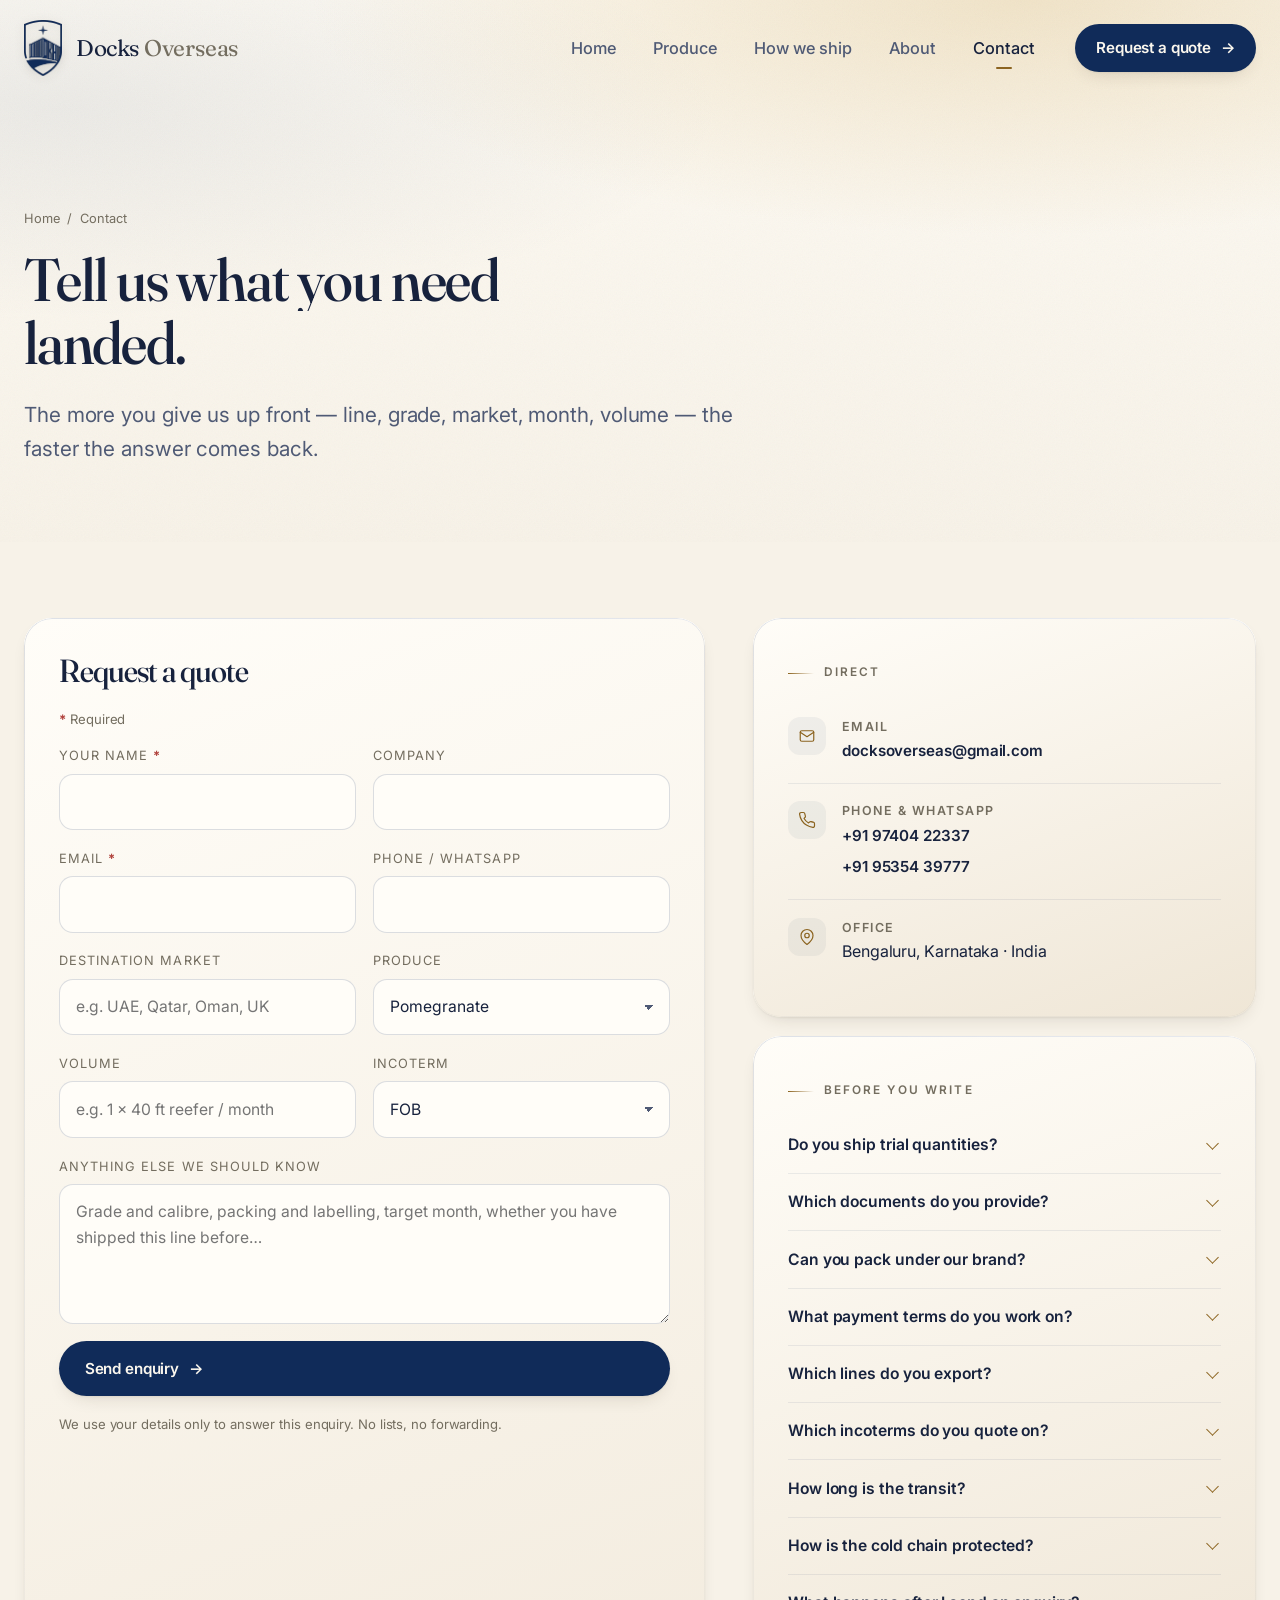
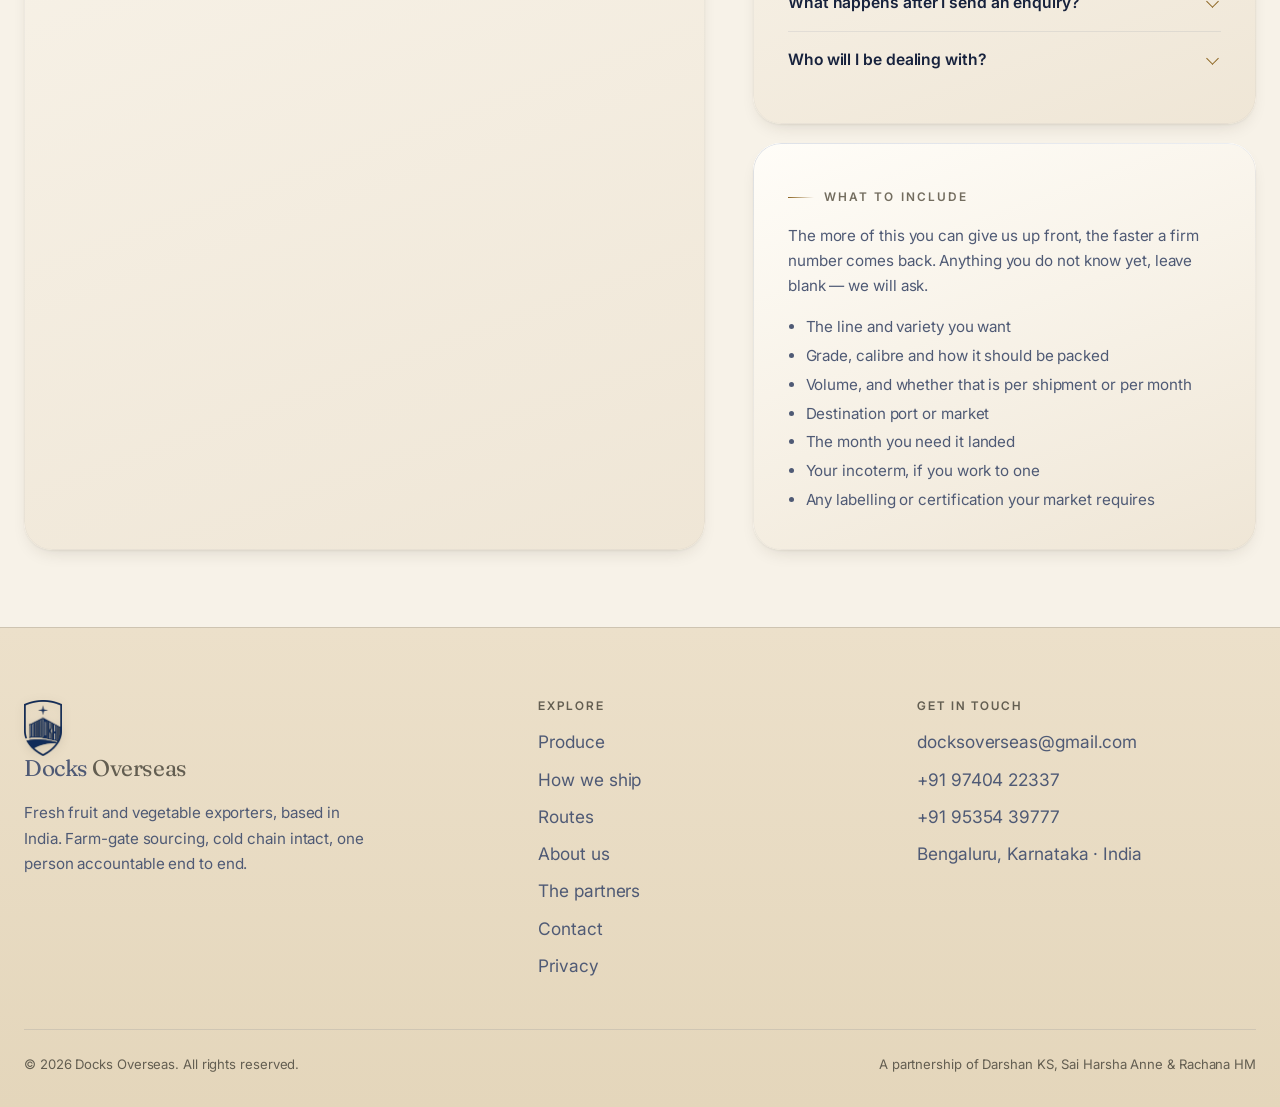
<file: contact.html>
<!DOCTYPE html>
<html lang="en">
<head>
<meta charset="utf-8">
<meta name="viewport" content="width=device-width, initial-scale=1">
<title>Contact — Docks Overseas</title>
<meta name="description" content="Request a quote for pomegranate, chilli, husked coconut, banana or suran. Tell us the line, the market and the month.">
<meta name="theme-color" content="#f7f2e8">
<link rel="canonical" href="https://www.docksoverseas.com/contact.html">
<meta property="og:title" content="Contact — Docks Overseas">
<meta property="og:description" content="Request a quote for pomegranate, chilli, husked coconut, banana or suran. Tell us the line, the market and the month.">
<meta property="og:type" content="website">
<meta property="og:url" content="https://www.docksoverseas.com/contact.html">
<meta property="og:image" content="https://www.docksoverseas.com/assets/img/logo.png">
<meta property="og:site_name" content="Docks Overseas">
<meta name="twitter:card" content="summary">
<link rel="icon" type="image/png" href="assets/img/favicon.png">
<link rel="apple-touch-icon" href="assets/img/favicon.png">
<link rel="preconnect" href="https://fonts.googleapis.com">
<link rel="preconnect" href="https://fonts.gstatic.com" crossorigin>
<link href="https://fonts.googleapis.com/css2?family=Fraunces:opsz,wght@9..144,400;9..144,500;9..144,600&family=Inter:wght@400;500;600&display=swap" rel="stylesheet">
<link rel="stylesheet" href="assets/css/style.css">
<!--FAQ-SCHEMA:start-->
<script type="application/ld+json">
{
  "@context": "https://schema.org",
  "@type": "FAQPage",
  "mainEntity": [
    {
      "@type": "Question",
      "name": "Do you ship trial quantities?",
      "acceptedAnswer": {
        "@type": "Answer",
        "text": "Yes. Most new buyers start with one container or a single air consignment, and we would rather you did."
      }
    },
    {
      "@type": "Question",
      "name": "Which documents do you provide?",
      "acceptedAnswer": {
        "@type": "Answer",
        "text": "Commercial invoice, packing list, certificate of origin, phytosanitary certificate and bill of lading or airway bill, plus any market-specific attestation you need."
      }
    },
    {
      "@type": "Question",
      "name": "Can you pack under our brand?",
      "acceptedAnswer": {
        "@type": "Answer",
        "text": "Yes — cartons, liners, labels and barcodes to your artwork, subject to your market's labelling rules."
      }
    },
    {
      "@type": "Question",
      "name": "What payment terms do you work on?",
      "acceptedAnswer": {
        "@type": "Answer",
        "text": "Terms are agreed per buyer and per line. Tell us what you are used to and we will tell you honestly whether it works."
      }
    },
    {
      "@type": "Question",
      "name": "Which lines do you export?",
      "acceptedAnswer": {
        "@type": "Answer",
        "text": "Five core lines: pomegranate, green and red chilli, husked coconut, Cavendish banana and suran. Beyond those we source to order across fresh fruit and vegetables — onion, ginger, drumstick, okra and curry leaf among them. If what you need is not listed, ask."
      }
    },
    {
      "@type": "Question",
      "name": "Which incoterms do you quote on?",
      "acceptedAnswer": {
        "@type": "Answer",
        "text": "EXW, FOB, CFR, CIF and DAP. Tell us which you normally work on and we will quote to it. If you are not sure which fits, say so on the form and we will talk it through rather than guess."
      }
    },
    {
      "@type": "Question",
      "name": "How long is the transit?",
      "acceptedAnswer": {
        "@type": "Answer",
        "text": "Short Gulf transits typically run three to five days. Everything else depends on the port pair and the sailing, so we quote transit alongside price rather than give you a number that will not hold."
      }
    },
    {
      "@type": "Question",
      "name": "How is the cold chain protected?",
      "acceptedAnswer": {
        "@type": "Answer",
        "text": "Five stages, each one there to protect shelf life: sourcing at the farm gate, grading and packing, pre-cooling and cold store, documents and clearance, then sailing and handover. Every consignment is filmed before the doors close."
      }
    },
    {
      "@type": "Question",
      "name": "What happens after I send an enquiry?",
      "acceptedAnswer": {
        "@type": "Answer",
        "text": "We come back with pricing, packing options and the first sailing that fits. Once a consignment is booked you get the sailing confirmation, and any schedule change, as we get it."
      }
    },
    {
      "@type": "Question",
      "name": "Who will I be dealing with?",
      "acceptedAnswer": {
        "@type": "Answer",
        "text": "One of the partners, start to finish. You talk to the person who bought the fruit — not a desk that passes your file along."
      }
    }
  ]
}
</script>
<!--FAQ-SCHEMA:end-->
</head>
<body>
<!--SPRITE:start-->
<svg class="sprite" aria-hidden="true" focusable="false" style="position:absolute;width:0;height:0;overflow:hidden">
  <defs>
    <radialGradient id="gPom" cx="34%" cy="26%">
      <stop offset="0" stop-color="#ff9179"/><stop offset="52%" stop-color="#e2453f"/><stop offset="100%" stop-color="#87181f"/>
    </radialGradient>
    <linearGradient id="gChilli" x1="0" y1="0" x2="1" y2="1">
      <stop offset="0" stop-color="#ff6a4d"/><stop offset="55%" stop-color="#d8362c"/><stop offset="100%" stop-color="#8d1a18"/>
    </linearGradient>
    <radialGradient id="gCoco" cx="34%" cy="26%">
      <stop offset="0" stop-color="#e0ac74"/><stop offset="55%" stop-color="#a86c36"/><stop offset="100%" stop-color="#5c3a1c"/>
    </radialGradient>
    <linearGradient id="gBanana" x1="0" y1="0" x2="0.4" y2="1">
      <stop offset="0" stop-color="#ffe07a"/><stop offset="50%" stop-color="#f2b23e"/><stop offset="100%" stop-color="#b3761a"/>
    </linearGradient>
    <radialGradient id="gSuran" cx="36%" cy="24%">
      <stop offset="0" stop-color="#c9a488"/><stop offset="55%" stop-color="#8e6450"/><stop offset="100%" stop-color="#4b3126"/>
    </radialGradient>
    <linearGradient id="gLeaf" x1="0" y1="0" x2="1" y2="1">
      <stop offset="0" stop-color="#57e0b8"/><stop offset="100%" stop-color="#1c7d63"/>
    </linearGradient>
  </defs>

  <!-- Pomegranate -->
  <symbol id="p-pom" viewBox="0 0 100 100">
    <ellipse cx="50" cy="59" rx="33" ry="32" fill="url(#gPom)"/>
    <path d="M41 30 l4-11 3 7 2-9 3 9 3-7 4 11 z" fill="#8d2a24"/>
    <path d="M63 33c7-4 14-11 16-19-9 1-16 6-20 13z" fill="url(#gLeaf)"/>
    <ellipse cx="38" cy="46" rx="10" ry="6.5" fill="#fff" opacity=".22" transform="rotate(-28 38 46)"/>
    <g fill="#fff" opacity=".16">
      <circle cx="58" cy="62" r="3"/><circle cx="66" cy="54" r="2.2"/><circle cx="52" cy="74" r="2.4"/><circle cx="63" cy="72" r="1.8"/>
    </g>
  </symbol>

  <!-- Chilli -->
  <symbol id="p-chilli" viewBox="0 0 100 100">
    <path d="M62 27c11 15 8 36-8 50-11 10-25 14-31 8-4-4-1-11 7-14 14-5 23-16 26-31 1-7 3-11 6-13z" fill="url(#gChilli)"/>
    <path d="M60 30c-4 14-11 24-22 31" stroke="#fff" stroke-opacity=".22" stroke-width="4" stroke-linecap="round" fill="none"/>
    <path d="M58 26c-1-7 3-12 11-13" stroke="url(#gLeaf)" stroke-width="6" stroke-linecap="round" fill="none"/>
    <ellipse cx="61" cy="26" rx="8" ry="5" fill="#2b8f6f" transform="rotate(-24 61 26)"/>
  </symbol>

  <!-- Husked coconut -->
  <symbol id="p-coconut" viewBox="0 0 100 100">
    <circle cx="50" cy="54" r="32" fill="url(#gCoco)"/>
    <g stroke="#fff" stroke-opacity=".13" stroke-width="2" fill="none" stroke-linecap="round">
      <path d="M28 38c8 6 14 16 16 28"/><path d="M40 28c6 9 10 21 10 34"/><path d="M54 26c3 11 3 24 0 35"/><path d="M67 32c-1 11-5 21-11 29"/>
    </g>
    <g fill="#2c1a0b">
      <circle cx="42" cy="34" r="3.6"/><circle cx="53" cy="30" r="3.6"/><circle cx="49" cy="41" r="3.2"/>
    </g>
    <ellipse cx="36" cy="44" rx="9" ry="6" fill="#fff" opacity=".18" transform="rotate(-30 36 44)"/>
  </symbol>

  <!-- Banana -->
  <symbol id="p-banana" viewBox="0 0 100 100">
    <g transform="rotate(17 50 50)">
      <!-- body: crescent struck from two offset circles, so it tapers to a
           cusp at each end the way a banana does -->
      <path d="M80.1 34.2A34 34 0 1 0 34.2 80.1A33 33 0 0 1 80.1 34.2Z" fill="url(#gBanana)"/>
      <!-- one short highlight along the fattest part of the outer curve -->
      <path d="M45.5 24.4A26 26 0 0 0 24.4 45.5" fill="none"
            stroke="#fff" stroke-opacity=".45" stroke-width="6" stroke-linecap="round"/>
      <!-- stem, and the darker blossom end -->
      <path d="M79 33l7-5" stroke="#7a5412" stroke-width="7" stroke-linecap="round"/>
      <circle cx="35.4" cy="78.6" r="3.4" fill="#5c3f0e"/>
    </g>
  </symbol>

  <!-- Suran / elephant foot yam -->
  <symbol id="p-suran" viewBox="0 0 100 100">
    <path d="M50 24c15 0 27 6 31 17 4 12-2 25-13 33-6 5-12 8-18 8s-12-3-18-8C21 66 15 53 19 41c4-11 16-17 31-17z" fill="url(#gSuran)"/>
    <g stroke="#000" stroke-opacity=".22" stroke-width="2.4" fill="none" stroke-linecap="round">
      <path d="M34 32c-4 12-3 24 3 34"/><path d="M50 27c-2 14-2 30 0 43"/><path d="M66 32c4 12 3 24-3 34"/>
    </g>
    <path d="M50 26c0-7-3-11-9-13 7-2 12 1 14 6" fill="#3f7d4e"/>
    <ellipse cx="38" cy="38" rx="9" ry="6" fill="#fff" opacity=".13" transform="rotate(-28 38 38)"/>
  </symbol>

  <!-- Container ship, bow to the right -->
  <symbol id="p-ship" viewBox="0 0 320 120">
    <path d="M22 74h276c-4 16-14 28-26 28H50c-14 0-24-11-28-28z" fill="#102b59"/>
    <path d="M22 74h276l-6 8H26z" fill="#2b4079"/>
    <rect x="30" y="44" width="42" height="30" rx="3" fill="#22345f"/>
    <rect x="38" y="30" width="26" height="16" rx="2" fill="#2b4079"/>
    <rect x="46" y="16" width="7" height="16" rx="2" fill="#22345f"/>
    <g>
      <rect x="80"  y="56" width="26" height="18" fill="#2b4079"/>
      <rect x="80"  y="42" width="26" height="13" fill="#b0413b" opacity=".9"/>
      <rect x="108" y="50" width="26" height="24" fill="#33487d"/>
      <rect x="108" y="38" width="26" height="11" fill="#2e7d6b" opacity=".9"/>
      <rect x="136" y="56" width="26" height="18" fill="#2b4079"/>
      <rect x="136" y="44" width="26" height="11" fill="#33487d"/>
      <rect x="164" y="48" width="26" height="26" fill="#33487d"/>
      <rect x="164" y="36" width="26" height="11" fill="#b08640" opacity=".95"/>
      <rect x="192" y="56" width="26" height="18" fill="#2b4079"/>
      <rect x="220" y="52" width="26" height="22" fill="#33487d"/>
      <rect x="248" y="60" width="22" height="14" fill="#2b4079"/>
    </g>
    <path d="M298 74c6-2 12-6 16-12-4-2-10-3-16-3z" fill="#22345f"/>
  </symbol>

</svg>
<!--SPRITE:end-->

<div class="loader" aria-hidden="true">
  <img src="assets/img/logo.png" alt="" width="618" height="900">
</div>

<div class="progress" aria-hidden="true"></div>

<header class="nav" id="nav">
  <a class="brand" href="index.html" aria-label="Docks Overseas — home">
    <img class="brand-mark" src="assets/img/logo.png" alt="" width="618" height="900">
    <span class="brand-text">Docks <em>Overseas</em></span>
  </a>
  <nav class="nav-links" aria-label="Primary">
    <a href="index.html">Home</a>
    <a href="produce.html">Produce</a>
    <a href="index.html#process">How we ship</a>
    <a href="about.html">About</a>
    <a href="contact.html" aria-current="page">Contact</a>
  </nav>
  <a class="btn btn--sm" href="contact.html">Request a quote <span class="arrow" aria-hidden="true">→</span></a>
  <button class="nav-toggle" aria-label="Menu" aria-expanded="false" aria-controls="drawer">
    <span></span><span></span><span></span>
  </button>
</header>

<div class="drawer" id="drawer">
  <a href="produce.html">Produce</a>
  <a href="index.html#process">How we ship</a>
  <a href="about.html">About</a>
  <a href="contact.html">Contact</a>
</div>

<main>

<section class="page-head">
  <div class="grain" aria-hidden="true"></div>
  <div class="shell">
    <p class="crumb"><a href="index.html">Home</a> &nbsp;/&nbsp; Contact</p>
    <h1 data-words style="max-width:15ch">Tell us what you need landed.</h1>
    <p class="lede" style="margin-top:1.6rem" data-reveal>
      The more you give us up front — line, grade, market, month, volume — the
      faster the answer comes back.
    </p>
  </div>
</section>

<section class="section section--tight">
  <div class="shell contact-grid">

    <div class="card" data-reveal>
      <h2 style="font-size:clamp(1.5rem,1.2rem + 1.2vw,2rem);margin-bottom:1.4rem">Request a quote</h2>

      <!-- The form composes a pre-filled email. To collect submissions on a server
           instead, point the form at your endpoint and remove the JS handler. -->
      <form class="form" id="enquiry" method="POST" data-to="docksoverseas@gmail.com">
        <p class="form-note form-legend"><span class="req" aria-hidden="true">*</span> Required</p>
        <div class="field-row">
          <div class="field">
            <label for="f-name">Your name <span class="req" aria-hidden="true">*</span></label>
            <input id="f-name" name="name" type="text" autocomplete="name" required>
          </div>
          <div class="field">
            <label for="f-company">Company</label>
            <input id="f-company" name="company" type="text" autocomplete="organization">
          </div>
        </div>

        <div class="field-row">
          <div class="field">
            <label for="f-email">Email <span class="req" aria-hidden="true">*</span></label>
            <input id="f-email" name="email" type="email" autocomplete="email" required>
          </div>
          <div class="field">
            <label for="f-phone">Phone / WhatsApp</label>
            <input id="f-phone" name="phone" type="tel" autocomplete="tel">
          </div>
        </div>

        <div class="field-row">
          <div class="field">
            <label for="f-country">Destination market</label>
            <input id="f-country" name="country" type="text" placeholder="e.g. UAE, Qatar, Oman, UK">
          </div>
          <div class="field">
            <label for="f-produce">Produce</label>
            <select id="f-produce" name="produce">
              <option>Pomegranate</option>
              <option>Green / red chilli</option>
              <option>Husked coconut</option>
              <option>Cavendish banana</option>
              <option>Suran (elephant foot yam)</option>
              <option>Mixed container</option>
              <option>Other — see message</option>
            </select>
          </div>
        </div>

        <div class="field-row">
          <div class="field">
            <label for="f-volume">Volume</label>
            <input id="f-volume" name="volume" type="text" placeholder="e.g. 1 x 40 ft reefer / month">
          </div>
          <div class="field">
            <label for="f-incoterm">Incoterm</label>
            <select id="f-incoterm" name="incoterm">
              <option>FOB</option><option>CFR</option><option>CIF</option>
              <option>DAP</option><option>EXW</option><option>Not sure yet</option>
            </select>
          </div>
        </div>

        <div class="field">
          <label for="f-message">Anything else we should know</label>
          <textarea id="f-message" name="message" placeholder="Grade and calibre, packing and labelling, target month, whether you have shipped this line before…"></textarea>
        </div>

        <!-- Bots fill this in; people never see it. A filled value is dropped. -->
        <div class="hp" aria-hidden="true">
          <label for="f-website">Website</label>
          <input id="f-website" name="website" type="text" tabindex="-1" autocomplete="off">
        </div>

        <div class="form-status" role="status" aria-live="polite"></div>

        <button class="btn" type="submit">Send enquiry <span class="arrow" aria-hidden="true">→</span></button>
        <p class="form-note">We use your details only to answer this enquiry. No lists, no forwarding.</p>
      </form>
    </div>

    <aside>
      <div class="card" data-reveal style="--rd:100ms">
        <p class="eyebrow" style="margin-bottom:1rem">Direct</p>
        <div class="contact-line">
          <span class="ic"><svg viewBox="0 0 24 24"><rect x="3" y="5" width="18" height="14" rx="2"/><path d="M3 7l9 6 9-6"/></svg></span>
          <span><strong>Email</strong><span><a class="tlink" href="mailto:docksoverseas@gmail.com">docksoverseas@gmail.com</a></span></span>
        </div>
        <div class="contact-line">
          <span class="ic"><svg viewBox="0 0 24 24"><path d="M22 16.9v3a2 2 0 01-2.2 2 19.8 19.8 0 01-8.6-3.1 19.5 19.5 0 01-6-6A19.8 19.8 0 012.1 4.2 2 2 0 014.1 2h3a2 2 0 012 1.7c.1 1 .4 1.9.7 2.8a2 2 0 01-.5 2.1L8.1 9.9a16 16 0 006 6l1.3-1.2a2 2 0 012.1-.5c.9.3 1.8.6 2.8.7a2 2 0 011.7 2z"/></svg></span>
          <span><strong>Phone &amp; WhatsApp</strong><span><a class="tlink" href="tel:+919740422337">+91 97404 22337</a></span><span><a class="tlink" href="tel:+919535439777">+91 95354 39777</a></span></span>
        </div>
        <div class="contact-line">
          <span class="ic"><svg viewBox="0 0 24 24"><path d="M20 10c0 6-8 12-8 12s-8-6-8-12a8 8 0 1116 0z"/><circle cx="12" cy="10" r="3"/></svg></span>
          <span><strong>Office</strong><span>Bengaluru, Karnataka · India</span></span>
        </div>
      </div>

      <div class="card" data-reveal style="--rd:180ms;margin-top:1.2rem">
        <p class="eyebrow" style="margin-bottom:1rem">Before you write</p>
        <details class="faq"><summary>Do you ship trial quantities?</summary><p>Yes. Most new buyers start with one container or a single air consignment, and we would rather you did.</p></details>
        <details class="faq"><summary>Which documents do you provide?</summary><p>Commercial invoice, packing list, certificate of origin, phytosanitary certificate and bill of lading or airway bill, plus any market-specific attestation you need.</p></details>
        <details class="faq"><summary>Can you pack under our brand?</summary><p>Yes — cartons, liners, labels and barcodes to your artwork, subject to your market's labelling rules.</p></details>
        <details class="faq"><summary>What payment terms do you work on?</summary><p>Terms are agreed per buyer and per line. Tell us what you are used to and we will tell you honestly whether it works.</p></details>
        <details class="faq"><summary>Which lines do you export?</summary><p>Five core lines: pomegranate, green and red chilli, husked coconut, Cavendish banana and suran. Beyond those we source to order across fresh fruit and vegetables — onion, ginger, drumstick, okra and curry leaf among them. If what you need is not listed, ask.</p></details>
        <details class="faq"><summary>Which incoterms do you quote on?</summary><p>EXW, FOB, CFR, CIF and DAP. Tell us which you normally work on and we will quote to it. If you are not sure which fits, say so on the form and we will talk it through rather than guess.</p></details>
        <details class="faq"><summary>How long is the transit?</summary><p>Short Gulf transits typically run three to five days. Everything else depends on the port pair and the sailing, so we quote transit alongside price rather than give you a number that will not hold.</p></details>
        <details class="faq"><summary>How is the cold chain protected?</summary><p>Five stages, each one there to protect shelf life: sourcing at the farm gate, grading and packing, pre-cooling and cold store, documents and clearance, then sailing and handover. Every consignment is filmed before the doors close.</p></details>
        <details class="faq"><summary>What happens after I send an enquiry?</summary><p>We come back with pricing, packing options and the first sailing that fits. Once a consignment is booked you get the sailing confirmation, and any schedule change, as we get it.</p></details>
        <details class="faq"><summary>Who will I be dealing with?</summary><p>One of the partners, start to finish. You talk to the person who bought the fruit — not a desk that passes your file along.</p></details>
      </div>

      <div class="card" data-reveal style="--rd:240ms;margin-top:1.2rem">
        <p class="eyebrow" style="margin-bottom:1rem">What to include</p>
        <p style="color:var(--text-dim);font-size:.95rem;margin-bottom:.9rem">
          The more of this you can give us up front, the faster a firm number
          comes back. Anything you do not know yet, leave blank — we will ask.
        </p>
        <ul style="color:var(--text-dim);font-size:.95rem;margin:0;padding-left:1.1rem;line-height:1.9">
          <li>The line and variety you want</li>
          <li>Grade, calibre and how it should be packed</li>
          <li>Volume, and whether that is per shipment or per month</li>
          <li>Destination port or market</li>
          <li>The month you need it landed</li>
          <li>Your incoterm, if you work to one</li>
          <li>Any labelling or certification your market requires</li>
        </ul>
      </div>
    </aside>

  </div>
</section>

</main>

<!--FOOTER:start-->
<footer class="footer deep">
  <div class="shell">
    <div class="footer-grid">
      <div>
        <a class="brand" href="index.html" style="margin-bottom:1rem">
          <img class="brand-mark" src="assets/img/logo.png" alt="" width="618" height="900">
          <span class="brand-text">Docks <em>Overseas</em></span>
        </a>
        <p style="color:var(--text-dim);max-width:34ch;font-size:.95rem">
          Fresh fruit and vegetable exporters, based in India. Farm-gate sourcing,
          cold chain intact, one person accountable end to end.
        </p>
      </div>
      <div>
        <h4>Explore</h4>
        <ul>
          <li><a href="produce.html">Produce</a></li>
          <li><a href="index.html#process">How we ship</a></li>
          <li><a href="index.html#routes">Routes</a></li>
          <li><a href="about.html">About us</a></li>
          <li><a href="about.html#partners">The partners</a></li>
          <li><a href="contact.html">Contact</a></li>
          <li><a href="privacy.html">Privacy</a></li>
        </ul>
      </div>
      <div>
        <h4>Get in touch</h4>
        <ul>
          
          <li><a href="mailto:docksoverseas@gmail.com">docksoverseas@gmail.com</a></li>
          <li><a href="tel:+919740422337">+91 97404 22337</a></li>
          <li><a href="tel:+919535439777">+91 95354 39777</a></li>
          <li><span style="color:var(--text-dim)">Bengaluru, Karnataka · India</span></li>
        </ul>
      </div>
    </div>
    <div class="footer-base">
      <span>© <span data-year>2026</span> Docks Overseas. All rights reserved.</span>
      <span>A partnership of Darshan KS, Sai Harsha Anne &amp; Rachana HM</span>
    </div>
  </div>
</footer>
<!--FOOTER:end-->

<script src="assets/js/main.js"></script>
</body>
</html>
</file>
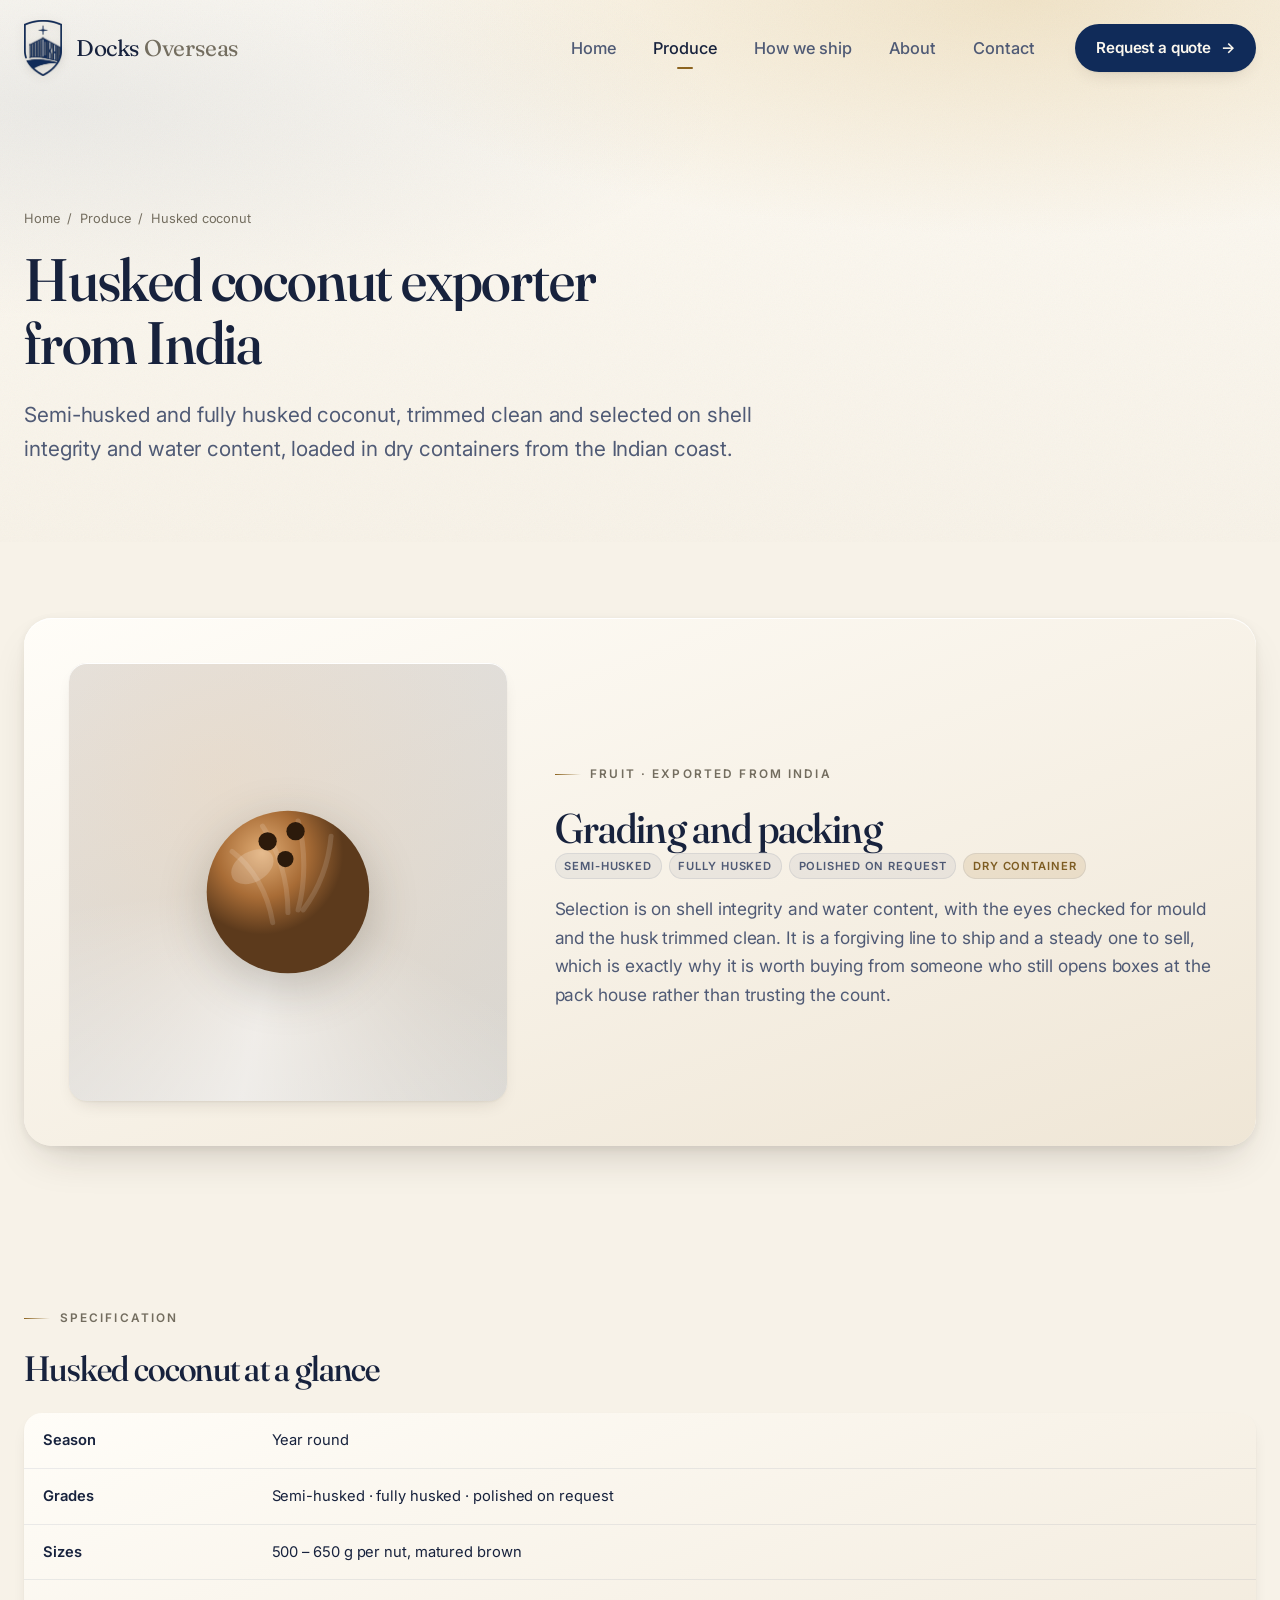
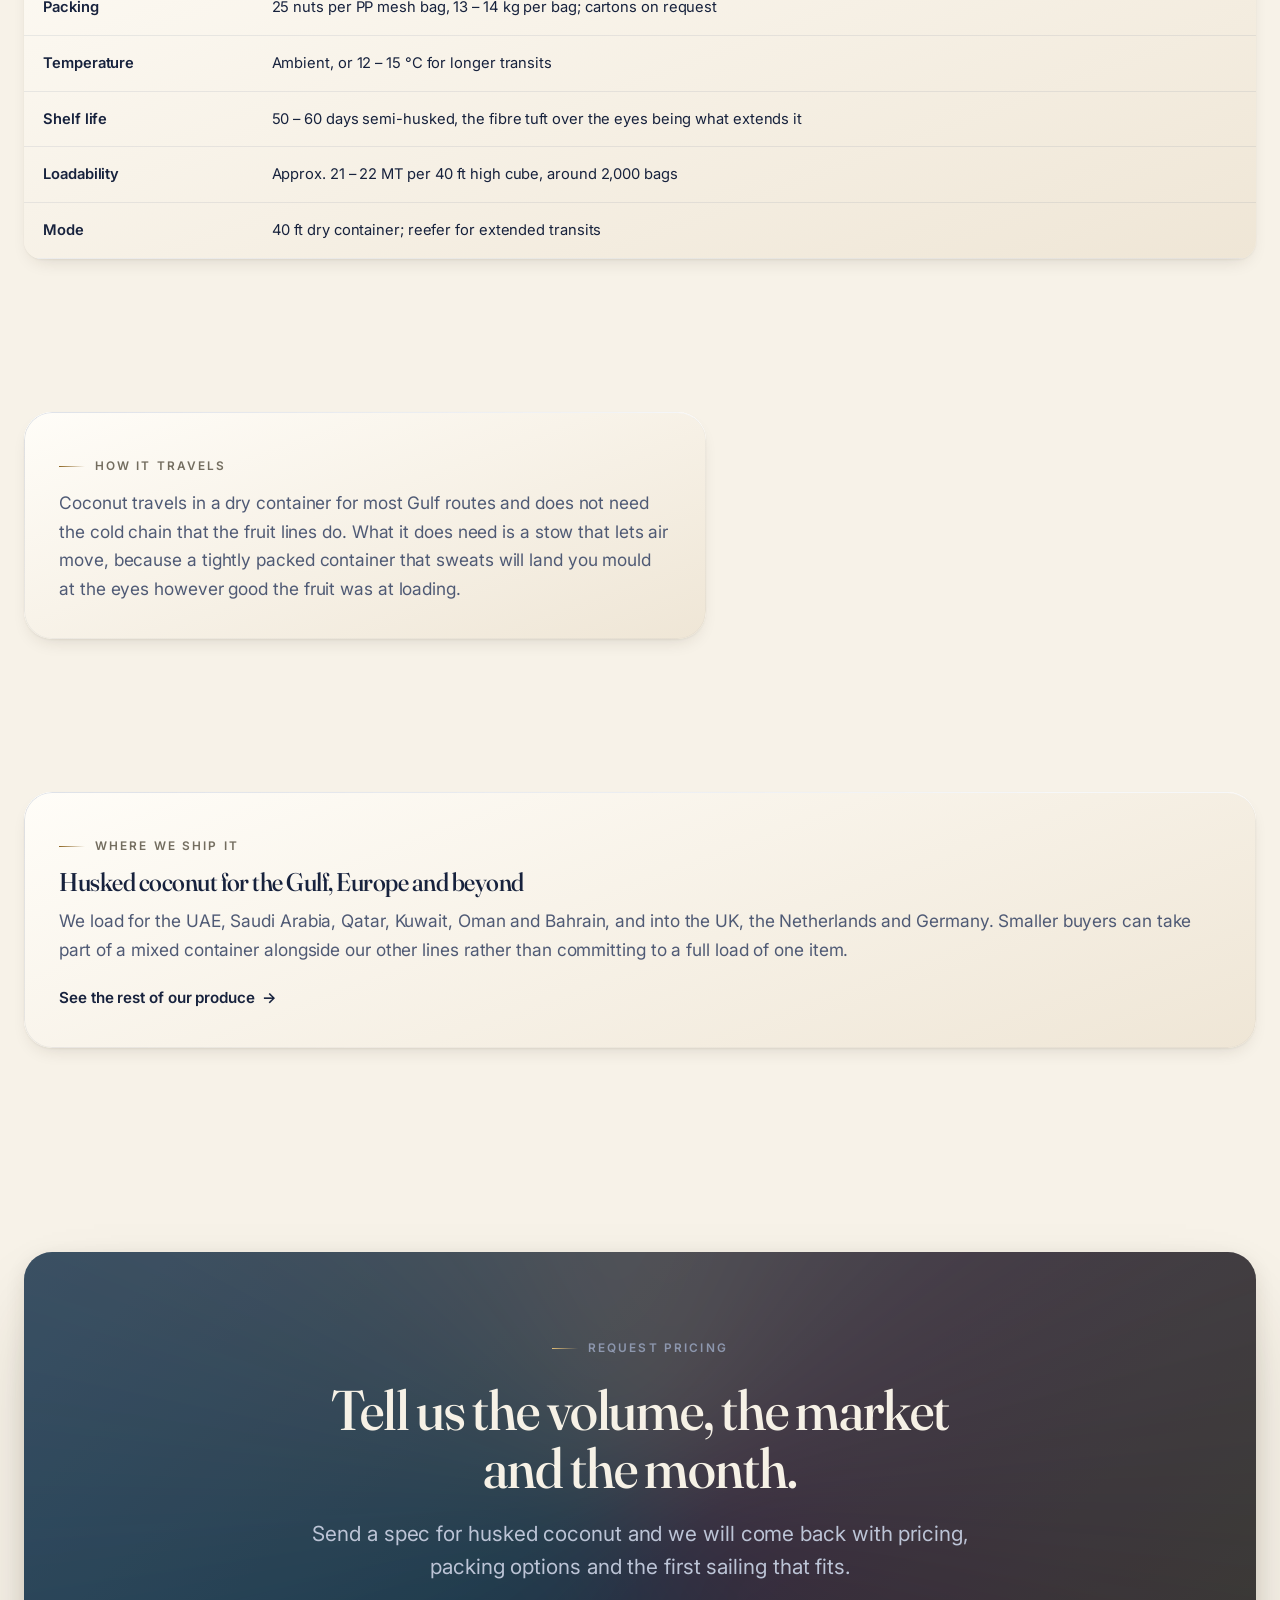
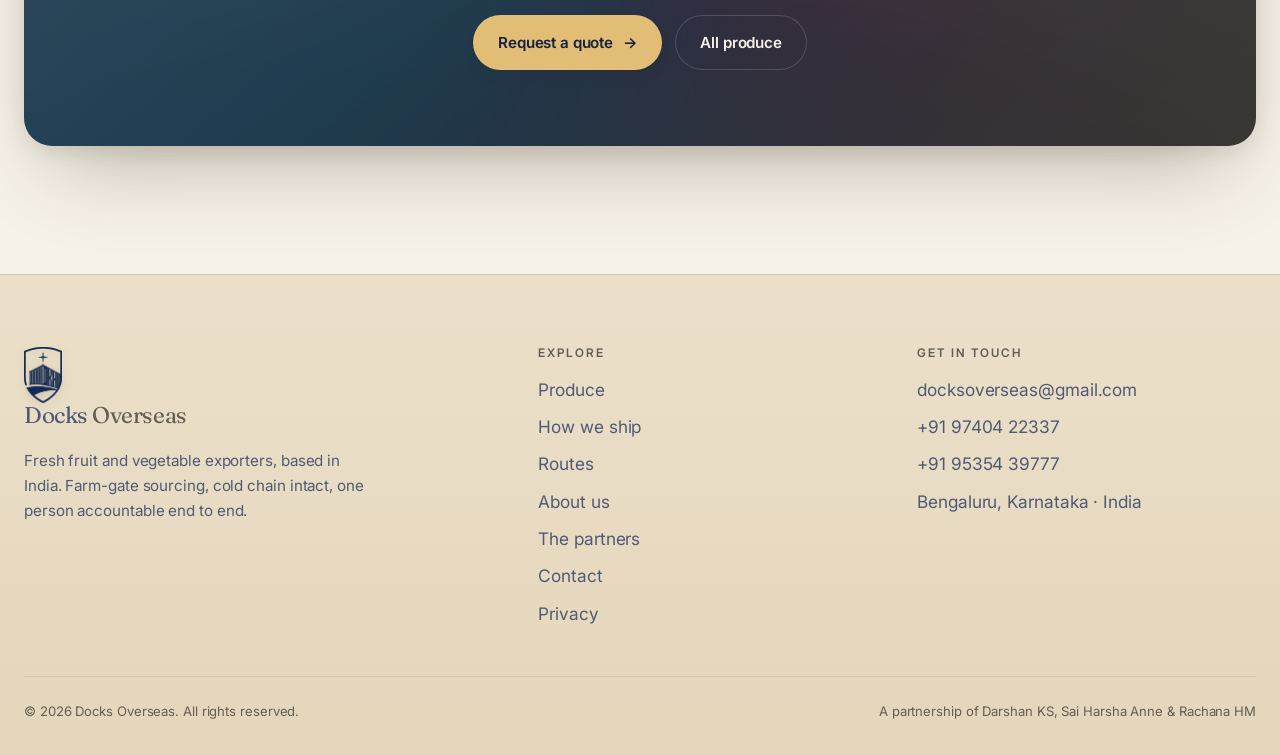
<file: husked-coconut.html>
<!DOCTYPE html>
<html lang="en">
<head>
<meta charset="utf-8">
<meta name="viewport" content="width=device-width, initial-scale=1">
<title>Husked Coconut Exporter from India — Semi &amp; Fully Husked | Docks Overseas</title>
<meta name="description" content="Semi-husked and fully husked coconut exported from India. Graded 500–650 g per nut, 25 per mesh bag, 21–22 MT per 40 ft high cube.">
<meta name="theme-color" content="#f7f2e8">
<link rel="canonical" href="https://www.docksoverseas.com/husked-coconut.html">
<meta property="og:title" content="Husked Coconut Exporter from India — Semi &amp; Fully Husked | Docks Overseas">
<meta property="og:description" content="Semi-husked and fully husked coconut exported from India. Graded 500–650 g per nut, 25 per mesh bag, 21–22 MT per 40 ft high cube.">
<meta property="og:type" content="product">
<meta property="og:url" content="https://www.docksoverseas.com/husked-coconut.html">
<meta property="og:image" content="https://www.docksoverseas.com/assets/img/logo.png">
<meta property="og:site_name" content="Docks Overseas">
<meta name="twitter:card" content="summary">
<link rel="icon" type="image/png" href="assets/img/favicon.png">
<link rel="apple-touch-icon" href="assets/img/favicon.png">
<link rel="preconnect" href="https://fonts.googleapis.com">
<link rel="preconnect" href="https://fonts.gstatic.com" crossorigin>
<link href="https://fonts.googleapis.com/css2?family=Fraunces:opsz,wght@9..144,400;9..144,500;9..144,600&family=Inter:wght@400;500;600&display=swap" rel="stylesheet">
<link rel="stylesheet" href="assets/css/style.css">
<script type="application/ld+json">
{
  "@context": "https://schema.org",
  "@type": "Product",
  "name": "Husked Coconut — Semi and Fully Husked",
  "description": "Semi-husked and fully husked coconut exported from India. Graded 500–650 g per nut, 25 per mesh bag, 21–22 MT per 40 ft high cube.",
  "category": "Fruit",
  "image": "https://www.docksoverseas.com/assets/img/logo.png",
  "url": "https://www.docksoverseas.com/husked-coconut.html",
  "countryOfOrigin": {
    "@type": "Country",
    "name": "India"
  },
  "brand": {
    "@type": "Brand",
    "name": "Docks Overseas"
  },
  "manufacturer": {
    "@type": "Organization",
    "name": "Docks Overseas",
    "url": "https://www.docksoverseas.com/"
  },
  "additionalProperty": [
    {
      "@type": "PropertyValue",
      "name": "Season",
      "value": "Year round"
    },
    {
      "@type": "PropertyValue",
      "name": "Grades",
      "value": "Semi-husked · fully husked · polished on request"
    },
    {
      "@type": "PropertyValue",
      "name": "Sizes",
      "value": "500 – 650 g per nut, matured brown"
    },
    {
      "@type": "PropertyValue",
      "name": "Packing",
      "value": "25 nuts per PP mesh bag, 13 – 14 kg per bag; cartons on request"
    },
    {
      "@type": "PropertyValue",
      "name": "Temperature",
      "value": "Ambient, or 12 – 15 °C for longer transits"
    },
    {
      "@type": "PropertyValue",
      "name": "Shelf life",
      "value": "50 – 60 days semi-husked, the fibre tuft over the eyes being what extends it"
    },
    {
      "@type": "PropertyValue",
      "name": "Loadability",
      "value": "Approx. 21 – 22 MT per 40 ft high cube, around 2,000 bags"
    },
    {
      "@type": "PropertyValue",
      "name": "Mode",
      "value": "40 ft dry container; reefer for extended transits"
    }
  ],
  "offers": {
    "@type": "Offer",
    "url": "https://www.docksoverseas.com/husked-coconut.html",
    "availability": "https://schema.org/InStock",
    "businessFunction": "http://purl.org/goodrelations/v1#Sell",
    "eligibleCustomerType": "http://purl.org/goodrelations/v1#Business",
    "areaServed": [
      "AE",
      "SA",
      "QA",
      "KW",
      "OM",
      "BH",
      "GB",
      "NL",
      "DE"
    ],
    "seller": {
      "@type": "Organization",
      "name": "Docks Overseas",
      "url": "https://www.docksoverseas.com/"
    }
  }
}
</script>
<script type="application/ld+json">
{
  "@context": "https://schema.org",
  "@type": "BreadcrumbList",
  "itemListElement": [
    {
      "@type": "ListItem",
      "position": 1,
      "name": "Home",
      "item": "https://www.docksoverseas.com/"
    },
    {
      "@type": "ListItem",
      "position": 2,
      "name": "Produce",
      "item": "https://www.docksoverseas.com/produce.html"
    },
    {
      "@type": "ListItem",
      "position": 3,
      "name": "Husked coconut",
      "item": "https://www.docksoverseas.com/husked-coconut.html"
    }
  ]
}
</script>
</head>
<body>
<!--SPRITE:start-->
<svg class="sprite" aria-hidden="true" focusable="false" style="position:absolute;width:0;height:0;overflow:hidden">
  <defs>
    <radialGradient id="gPom" cx="34%" cy="26%">
      <stop offset="0" stop-color="#ff9179"/><stop offset="52%" stop-color="#e2453f"/><stop offset="100%" stop-color="#87181f"/>
    </radialGradient>
    <linearGradient id="gChilli" x1="0" y1="0" x2="1" y2="1">
      <stop offset="0" stop-color="#ff6a4d"/><stop offset="55%" stop-color="#d8362c"/><stop offset="100%" stop-color="#8d1a18"/>
    </linearGradient>
    <radialGradient id="gCoco" cx="34%" cy="26%">
      <stop offset="0" stop-color="#e0ac74"/><stop offset="55%" stop-color="#a86c36"/><stop offset="100%" stop-color="#5c3a1c"/>
    </radialGradient>
    <linearGradient id="gBanana" x1="0" y1="0" x2="0.4" y2="1">
      <stop offset="0" stop-color="#ffe07a"/><stop offset="50%" stop-color="#f2b23e"/><stop offset="100%" stop-color="#b3761a"/>
    </linearGradient>
    <radialGradient id="gSuran" cx="36%" cy="24%">
      <stop offset="0" stop-color="#c9a488"/><stop offset="55%" stop-color="#8e6450"/><stop offset="100%" stop-color="#4b3126"/>
    </radialGradient>
    <linearGradient id="gLeaf" x1="0" y1="0" x2="1" y2="1">
      <stop offset="0" stop-color="#57e0b8"/><stop offset="100%" stop-color="#1c7d63"/>
    </linearGradient>
  </defs>

  <!-- Pomegranate -->
  <symbol id="p-pom" viewBox="0 0 100 100">
    <ellipse cx="50" cy="59" rx="33" ry="32" fill="url(#gPom)"/>
    <path d="M41 30 l4-11 3 7 2-9 3 9 3-7 4 11 z" fill="#8d2a24"/>
    <path d="M63 33c7-4 14-11 16-19-9 1-16 6-20 13z" fill="url(#gLeaf)"/>
    <ellipse cx="38" cy="46" rx="10" ry="6.5" fill="#fff" opacity=".22" transform="rotate(-28 38 46)"/>
    <g fill="#fff" opacity=".16">
      <circle cx="58" cy="62" r="3"/><circle cx="66" cy="54" r="2.2"/><circle cx="52" cy="74" r="2.4"/><circle cx="63" cy="72" r="1.8"/>
    </g>
  </symbol>

  <!-- Chilli -->
  <symbol id="p-chilli" viewBox="0 0 100 100">
    <path d="M62 27c11 15 8 36-8 50-11 10-25 14-31 8-4-4-1-11 7-14 14-5 23-16 26-31 1-7 3-11 6-13z" fill="url(#gChilli)"/>
    <path d="M60 30c-4 14-11 24-22 31" stroke="#fff" stroke-opacity=".22" stroke-width="4" stroke-linecap="round" fill="none"/>
    <path d="M58 26c-1-7 3-12 11-13" stroke="url(#gLeaf)" stroke-width="6" stroke-linecap="round" fill="none"/>
    <ellipse cx="61" cy="26" rx="8" ry="5" fill="#2b8f6f" transform="rotate(-24 61 26)"/>
  </symbol>

  <!-- Husked coconut -->
  <symbol id="p-coconut" viewBox="0 0 100 100">
    <circle cx="50" cy="54" r="32" fill="url(#gCoco)"/>
    <g stroke="#fff" stroke-opacity=".13" stroke-width="2" fill="none" stroke-linecap="round">
      <path d="M28 38c8 6 14 16 16 28"/><path d="M40 28c6 9 10 21 10 34"/><path d="M54 26c3 11 3 24 0 35"/><path d="M67 32c-1 11-5 21-11 29"/>
    </g>
    <g fill="#2c1a0b">
      <circle cx="42" cy="34" r="3.6"/><circle cx="53" cy="30" r="3.6"/><circle cx="49" cy="41" r="3.2"/>
    </g>
    <ellipse cx="36" cy="44" rx="9" ry="6" fill="#fff" opacity=".18" transform="rotate(-30 36 44)"/>
  </symbol>

  <!-- Banana -->
  <symbol id="p-banana" viewBox="0 0 100 100">
    <g transform="rotate(17 50 50)">
      <!-- body: crescent struck from two offset circles, so it tapers to a
           cusp at each end the way a banana does -->
      <path d="M80.1 34.2A34 34 0 1 0 34.2 80.1A33 33 0 0 1 80.1 34.2Z" fill="url(#gBanana)"/>
      <!-- one short highlight along the fattest part of the outer curve -->
      <path d="M45.5 24.4A26 26 0 0 0 24.4 45.5" fill="none"
            stroke="#fff" stroke-opacity=".45" stroke-width="6" stroke-linecap="round"/>
      <!-- stem, and the darker blossom end -->
      <path d="M79 33l7-5" stroke="#7a5412" stroke-width="7" stroke-linecap="round"/>
      <circle cx="35.4" cy="78.6" r="3.4" fill="#5c3f0e"/>
    </g>
  </symbol>

  <!-- Suran / elephant foot yam -->
  <symbol id="p-suran" viewBox="0 0 100 100">
    <path d="M50 24c15 0 27 6 31 17 4 12-2 25-13 33-6 5-12 8-18 8s-12-3-18-8C21 66 15 53 19 41c4-11 16-17 31-17z" fill="url(#gSuran)"/>
    <g stroke="#000" stroke-opacity=".22" stroke-width="2.4" fill="none" stroke-linecap="round">
      <path d="M34 32c-4 12-3 24 3 34"/><path d="M50 27c-2 14-2 30 0 43"/><path d="M66 32c4 12 3 24-3 34"/>
    </g>
    <path d="M50 26c0-7-3-11-9-13 7-2 12 1 14 6" fill="#3f7d4e"/>
    <ellipse cx="38" cy="38" rx="9" ry="6" fill="#fff" opacity=".13" transform="rotate(-28 38 38)"/>
  </symbol>

  <!-- Container ship, bow to the right -->
  <symbol id="p-ship" viewBox="0 0 320 120">
    <path d="M22 74h276c-4 16-14 28-26 28H50c-14 0-24-11-28-28z" fill="#102b59"/>
    <path d="M22 74h276l-6 8H26z" fill="#2b4079"/>
    <rect x="30" y="44" width="42" height="30" rx="3" fill="#22345f"/>
    <rect x="38" y="30" width="26" height="16" rx="2" fill="#2b4079"/>
    <rect x="46" y="16" width="7" height="16" rx="2" fill="#22345f"/>
    <g>
      <rect x="80"  y="56" width="26" height="18" fill="#2b4079"/>
      <rect x="80"  y="42" width="26" height="13" fill="#b0413b" opacity=".9"/>
      <rect x="108" y="50" width="26" height="24" fill="#33487d"/>
      <rect x="108" y="38" width="26" height="11" fill="#2e7d6b" opacity=".9"/>
      <rect x="136" y="56" width="26" height="18" fill="#2b4079"/>
      <rect x="136" y="44" width="26" height="11" fill="#33487d"/>
      <rect x="164" y="48" width="26" height="26" fill="#33487d"/>
      <rect x="164" y="36" width="26" height="11" fill="#b08640" opacity=".95"/>
      <rect x="192" y="56" width="26" height="18" fill="#2b4079"/>
      <rect x="220" y="52" width="26" height="22" fill="#33487d"/>
      <rect x="248" y="60" width="22" height="14" fill="#2b4079"/>
    </g>
    <path d="M298 74c6-2 12-6 16-12-4-2-10-3-16-3z" fill="#22345f"/>
  </symbol>

</svg>
<!--SPRITE:end-->

<div class="loader" aria-hidden="true">
  <img src="assets/img/logo.png" alt="" width="618" height="900">
</div>

<div class="progress" aria-hidden="true"></div>

<header class="nav" id="nav">
  <a class="brand" href="index.html" aria-label="Docks Overseas — home">
    <img class="brand-mark" src="assets/img/logo.png" alt="" width="618" height="900">
    <span class="brand-text">Docks <em>Overseas</em></span>
  </a>
  <nav class="nav-links" aria-label="Primary">
    <a href="index.html">Home</a>
    <a href="produce.html" aria-current="page">Produce</a>
    <a href="index.html#process">How we ship</a>
    <a href="about.html">About</a>
    <a href="contact.html">Contact</a>
  </nav>
  <a class="btn btn--sm" href="contact.html">Request a quote <span class="arrow" aria-hidden="true">→</span></a>
  <button class="nav-toggle" aria-label="Menu" aria-expanded="false" aria-controls="drawer">
    <span></span><span></span><span></span>
  </button>
</header>

<div class="drawer" id="drawer">
  <a href="produce.html">Produce</a>
  <a href="index.html#process">How we ship</a>
  <a href="about.html">About</a>
  <a href="contact.html">Contact</a>
</div>

<main>

<section class="page-head">
  <div class="grain" aria-hidden="true"></div>
  <div class="shell">
    <p class="crumb"><a href="index.html">Home</a> &nbsp;/&nbsp; <a href="produce.html">Produce</a> &nbsp;/&nbsp; Husked coconut</p>
    <h1 data-words style="max-width:16ch">Husked coconut exporter from India</h1>
    <p class="lede" style="margin-top:1.6rem" data-reveal>
      Semi-husked and fully husked coconut, trimmed clean and selected on shell integrity and water content, loaded in dry containers from the Indian coast.
    </p>
  </div>
</section>

<section class="section section--tight">
  <div class="shell">
    <article class="panel" data-reveal>
      <div class="panel-art" style="--tint:rgba(139,90,45,.18)"><svg><use href="#p-coconut"></use></svg></div>
      <div>
        <p class="eyebrow">Fruit · Exported from India</p>
        <h2 style="font-size:clamp(1.8rem,1.2rem + 2vw,2.6rem)">Grading and packing</h2>
        <div class="chips">
          <span class="tag">Semi-husked</span><span class="tag">Fully husked</span><span class="tag">Polished on request</span><span class="tag tag--gold">Dry container</span>
        </div>
        <p style="color:var(--text-dim)">Selection is on shell integrity and water content, with the eyes checked for mould and the husk trimmed clean. It is a forgiving line to ship and a steady one to sell, which is exactly why it is worth buying from someone who still opens boxes at the pack house rather than trusting the count.</p>
      </div>
    </article>
  </div>
</section>

<section class="section section--tight">
  <div class="shell">
    <p class="eyebrow" data-reveal>Specification</p>
    <h2 data-reveal style="--rd:60ms;font-size:clamp(1.6rem,1.2rem + 1.4vw,2.2rem);margin-bottom:1.6rem">Husked coconut at a glance</h2>
    <div class="spec-wrap" data-reveal style="--rd:120ms">
      <table class="spec">
        <tbody>
              <tr><td>Season</td><td>Year round</td></tr>
              <tr><td>Grades</td><td>Semi-husked · fully husked · polished on request</td></tr>
              <tr><td>Sizes</td><td>500 – 650 g per nut, matured brown</td></tr>
              <tr><td>Packing</td><td>25 nuts per PP mesh bag, 13 – 14 kg per bag; cartons on request</td></tr>
              <tr><td>Temperature</td><td>Ambient, or 12 – 15 °C for longer transits</td></tr>
              <tr><td>Shelf life</td><td>50 – 60 days semi-husked, the fibre tuft over the eyes being what extends it</td></tr>
              <tr><td>Loadability</td><td>Approx. 21 – 22 MT per 40 ft high cube, around 2,000 bags</td></tr>
              <tr><td>Mode</td><td>40 ft dry container; reefer for extended transits</td></tr>
        </tbody>
      </table>
    </div>
  </div>
</section>

<section class="section section--tight">
  <div class="shell">
    <div class="card" data-reveal style="max-width:62ch">
      <p class="eyebrow" style="margin-bottom:.8rem">How it travels</p>
      <p style="color:var(--text-dim)">Coconut travels in a dry container for most Gulf routes and does not need the cold chain that the fruit lines do. What it does need is a stow that lets air move, because a tightly packed container that sweats will land you mould at the eyes however good the fruit was at loading.</p>
    </div>
  </div>
</section>

<section class="section section--tight">
  <div class="shell">
    <div class="card" data-reveal>
      <p class="eyebrow" style="margin-bottom:.8rem">Where we ship it</p>
      <h3>Husked coconut for the Gulf, Europe and beyond</h3>
      <p style="color:var(--text-dim);margin-top:.7rem">
        We load for the UAE, Saudi Arabia, Qatar, Kuwait, Oman and Bahrain, and into the UK, the Netherlands and Germany. Smaller buyers can take part of a mixed
        container alongside our other lines rather than committing to a full load
        of one item.
      </p>
      <p style="margin-top:1.2rem"><a class="tlink" href="produce.html">See the rest of our produce <span class="arrow" aria-hidden="true">&rarr;</span></a></p>
    </div>
  </div>
</section>

<section class="section">
  <div class="shell">
    <div class="cta invert" data-reveal>
      <p class="eyebrow" style="justify-content:center">Request pricing</p>
      <h2>Tell us the volume, the market and the month.</h2>
      <p class="lede">Send a spec for husked coconut and we will come back with pricing, packing options and the first sailing that fits.</p>
      <div class="hero-actions" style="opacity:1;transform:none">
        <a class="btn" href="contact.html">Request a quote <span class="arrow" aria-hidden="true">&rarr;</span></a>
        <a class="btn btn--ghost" href="produce.html">All produce</a>
      </div>
    </div>
  </div>
</section>

</main>

<!--FOOTER:start-->
<footer class="footer deep">
  <div class="shell">
    <div class="footer-grid">
      <div>
        <a class="brand" href="index.html" style="margin-bottom:1rem">
          <img class="brand-mark" src="assets/img/logo.png" alt="" width="618" height="900">
          <span class="brand-text">Docks <em>Overseas</em></span>
        </a>
        <p style="color:var(--text-dim);max-width:34ch;font-size:.95rem">
          Fresh fruit and vegetable exporters, based in India. Farm-gate sourcing,
          cold chain intact, one person accountable end to end.
        </p>
      </div>
      <div>
        <h4>Explore</h4>
        <ul>
          <li><a href="produce.html">Produce</a></li>
          <li><a href="index.html#process">How we ship</a></li>
          <li><a href="index.html#routes">Routes</a></li>
          <li><a href="about.html">About us</a></li>
          <li><a href="about.html#partners">The partners</a></li>
          <li><a href="contact.html">Contact</a></li>
          <li><a href="privacy.html">Privacy</a></li>
        </ul>
      </div>
      <div>
        <h4>Get in touch</h4>
        <ul>
          
          <li><a href="mailto:docksoverseas@gmail.com">docksoverseas@gmail.com</a></li>
          <li><a href="tel:+919740422337">+91 97404 22337</a></li>
          <li><a href="tel:+919535439777">+91 95354 39777</a></li>
          <li><span style="color:var(--text-dim)">Bengaluru, Karnataka · India</span></li>
        </ul>
      </div>
    </div>
    <div class="footer-base">
      <span>© <span data-year>2026</span> Docks Overseas. All rights reserved.</span>
      <span>A partnership of Darshan KS, Sai Harsha Anne &amp; Rachana HM</span>
    </div>
  </div>
</footer>
<!--FOOTER:end-->

<script src="assets/js/main.js"></script>
</body>
</html>
</file>
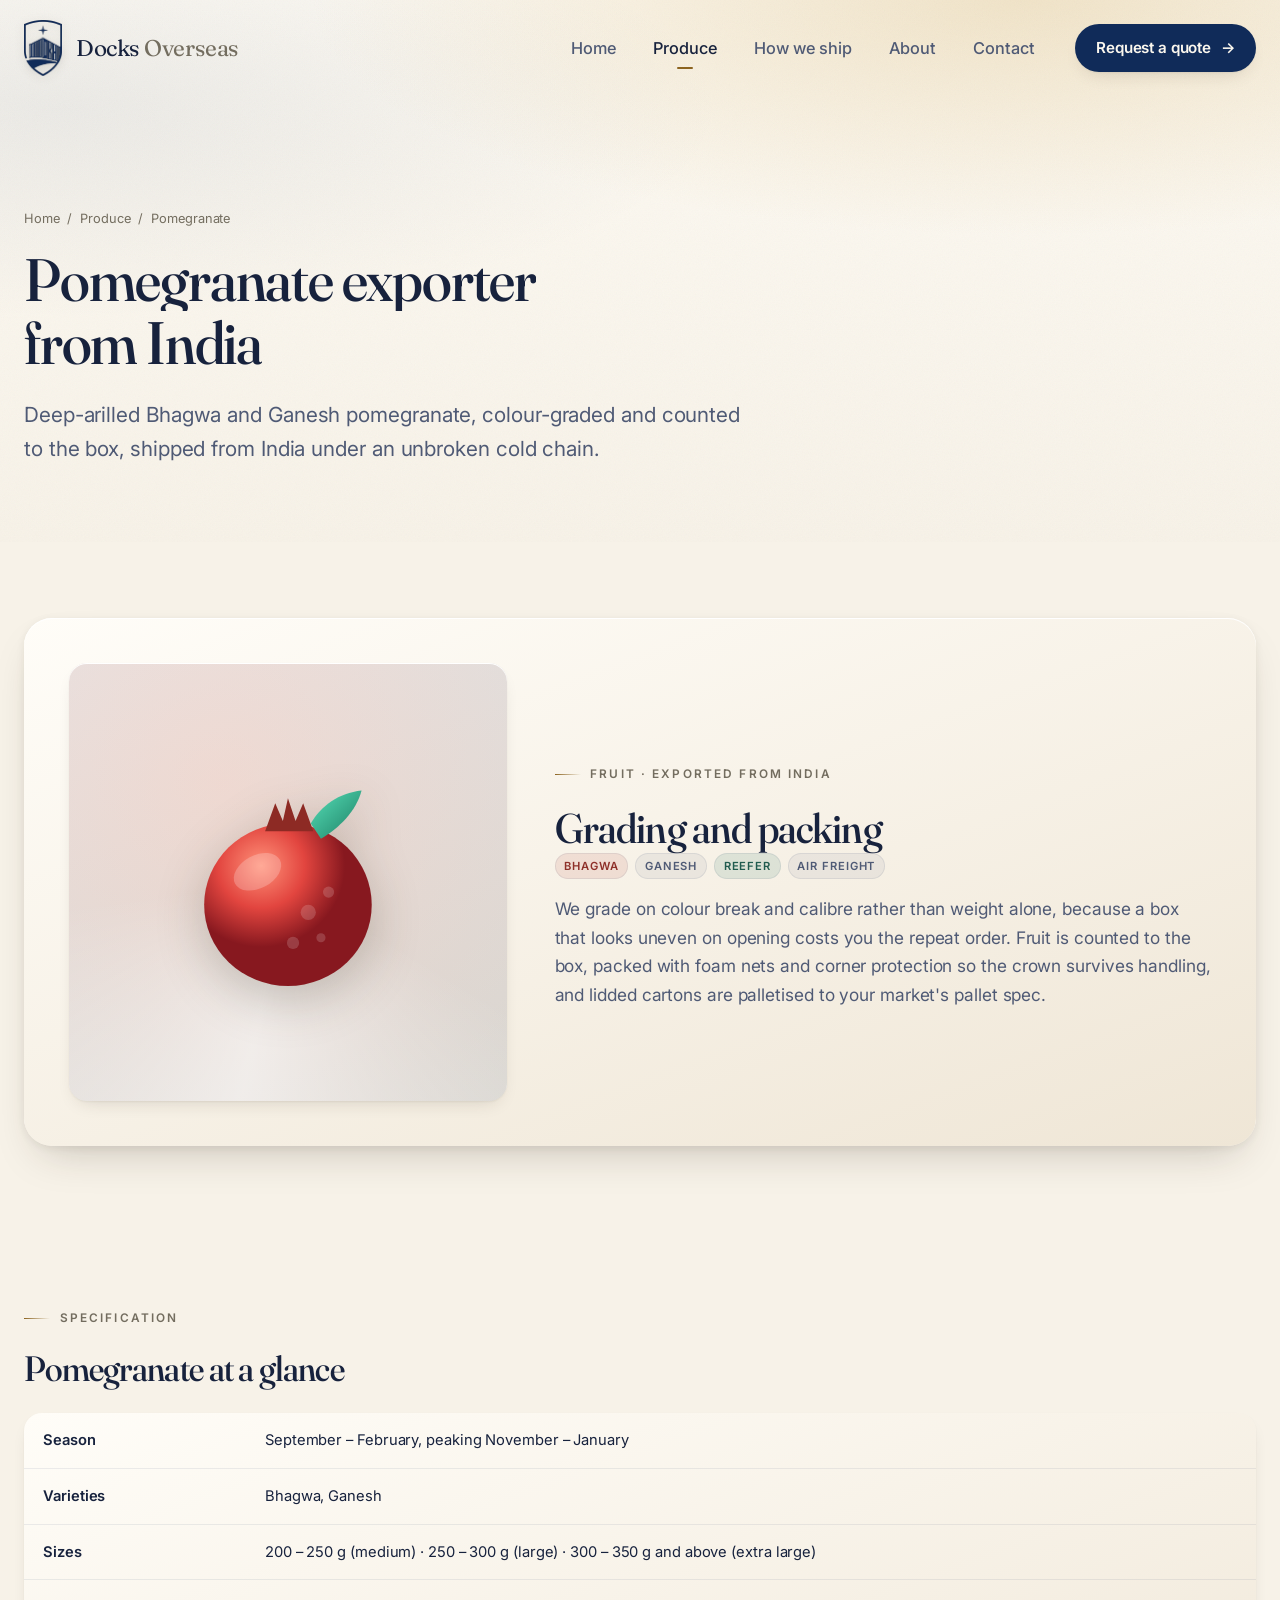
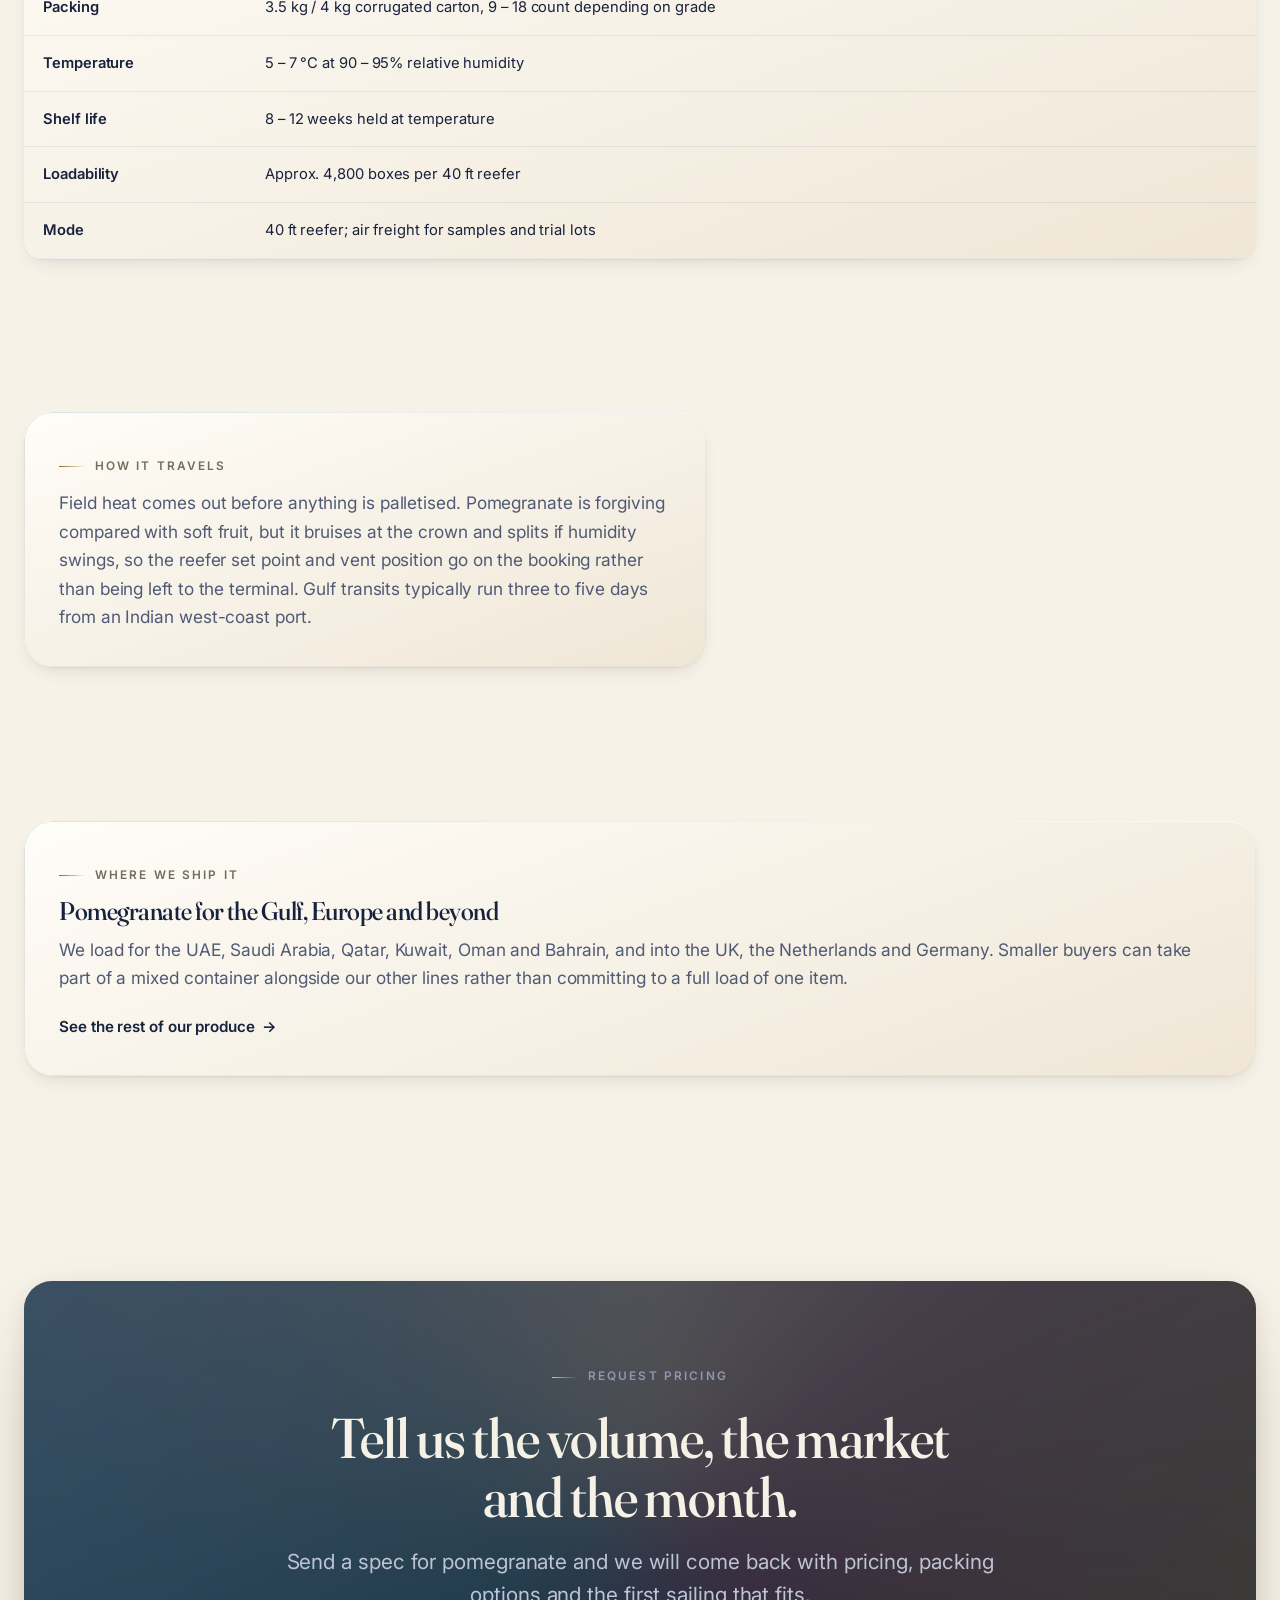
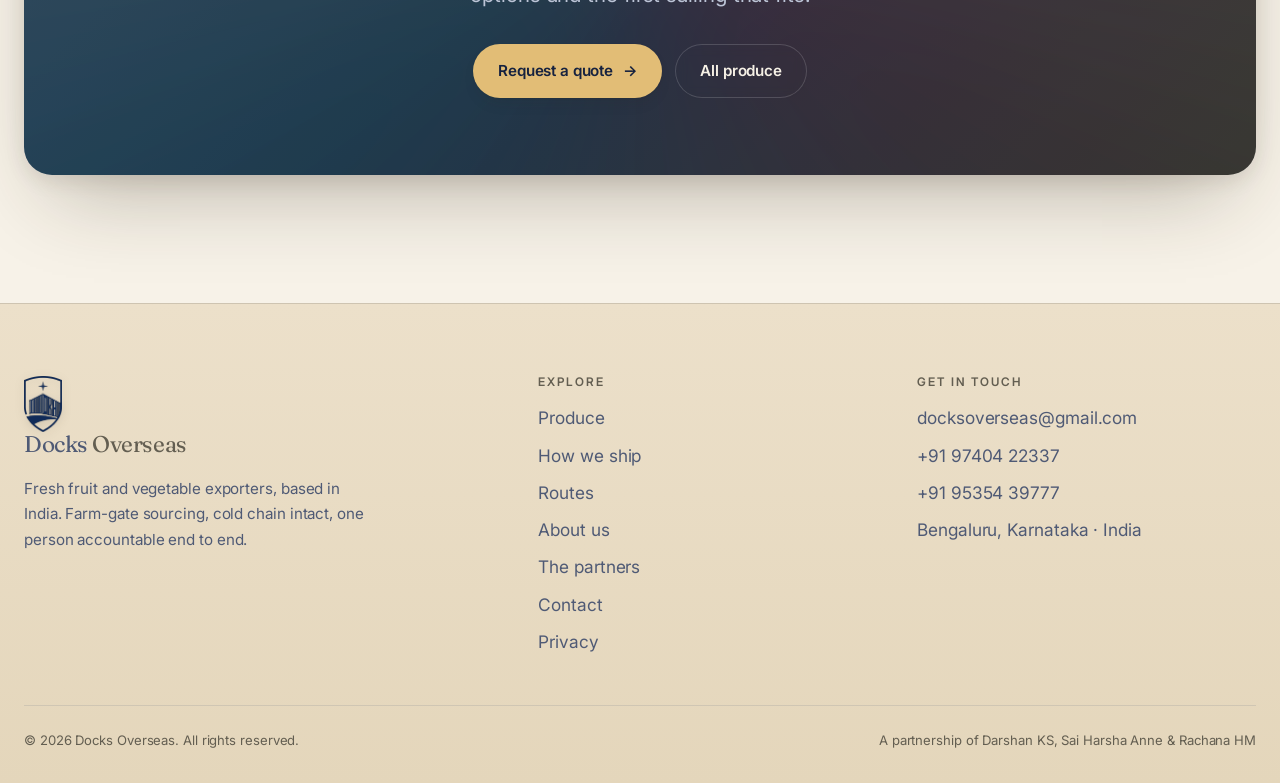
<file: pomegranate.html>
<!DOCTYPE html>
<html lang="en">
<head>
<meta charset="utf-8">
<meta name="viewport" content="width=device-width, initial-scale=1">
<title>Pomegranate Exporter from India — Bhagwa &amp; Ganesh | Docks Overseas</title>
<meta name="description" content="Fresh Bhagwa and Ganesh pomegranate exported from India. Colour-graded 200–350 g+, 3.5 kg and 4 kg cartons, shipped at 5–7 °C. Request a quote from Docks Overseas.">
<meta name="theme-color" content="#f7f2e8">
<link rel="canonical" href="https://www.docksoverseas.com/pomegranate.html">
<meta property="og:title" content="Pomegranate Exporter from India — Bhagwa &amp; Ganesh | Docks Overseas">
<meta property="og:description" content="Fresh Bhagwa and Ganesh pomegranate exported from India. Colour-graded 200–350 g+, 3.5 kg and 4 kg cartons, shipped at 5–7 °C. Request a quote from Docks Overseas.">
<meta property="og:type" content="product">
<meta property="og:url" content="https://www.docksoverseas.com/pomegranate.html">
<meta property="og:image" content="https://www.docksoverseas.com/assets/img/logo.png">
<meta property="og:site_name" content="Docks Overseas">
<meta name="twitter:card" content="summary">
<link rel="icon" type="image/png" href="assets/img/favicon.png">
<link rel="apple-touch-icon" href="assets/img/favicon.png">
<link rel="preconnect" href="https://fonts.googleapis.com">
<link rel="preconnect" href="https://fonts.gstatic.com" crossorigin>
<link href="https://fonts.googleapis.com/css2?family=Fraunces:opsz,wght@9..144,400;9..144,500;9..144,600&family=Inter:wght@400;500;600&display=swap" rel="stylesheet">
<link rel="stylesheet" href="assets/css/style.css">
<script type="application/ld+json">
{
  "@context": "https://schema.org",
  "@type": "Product",
  "name": "Fresh Pomegranate — Bhagwa and Ganesh",
  "description": "Fresh Bhagwa and Ganesh pomegranate exported from India. Colour-graded 200–350 g+, 3.5 kg and 4 kg cartons, shipped at 5–7 °C. Request a quote from Docks Overseas.",
  "category": "Fruit",
  "image": "https://www.docksoverseas.com/assets/img/logo.png",
  "url": "https://www.docksoverseas.com/pomegranate.html",
  "countryOfOrigin": {
    "@type": "Country",
    "name": "India"
  },
  "brand": {
    "@type": "Brand",
    "name": "Docks Overseas"
  },
  "manufacturer": {
    "@type": "Organization",
    "name": "Docks Overseas",
    "url": "https://www.docksoverseas.com/"
  },
  "additionalProperty": [
    {
      "@type": "PropertyValue",
      "name": "Season",
      "value": "September – February, peaking November – January"
    },
    {
      "@type": "PropertyValue",
      "name": "Varieties",
      "value": "Bhagwa, Ganesh"
    },
    {
      "@type": "PropertyValue",
      "name": "Sizes",
      "value": "200 – 250 g (medium) · 250 – 300 g (large) · 300 – 350 g and above (extra large)"
    },
    {
      "@type": "PropertyValue",
      "name": "Packing",
      "value": "3.5 kg / 4 kg corrugated carton, 9 – 18 count depending on grade"
    },
    {
      "@type": "PropertyValue",
      "name": "Temperature",
      "value": "5 – 7 °C at 90 – 95% relative humidity"
    },
    {
      "@type": "PropertyValue",
      "name": "Shelf life",
      "value": "8 – 12 weeks held at temperature"
    },
    {
      "@type": "PropertyValue",
      "name": "Loadability",
      "value": "Approx. 4,800 boxes per 40 ft reefer"
    },
    {
      "@type": "PropertyValue",
      "name": "Mode",
      "value": "40 ft reefer; air freight for samples and trial lots"
    }
  ],
  "offers": {
    "@type": "Offer",
    "url": "https://www.docksoverseas.com/pomegranate.html",
    "availability": "https://schema.org/InStock",
    "businessFunction": "http://purl.org/goodrelations/v1#Sell",
    "eligibleCustomerType": "http://purl.org/goodrelations/v1#Business",
    "areaServed": [
      "AE",
      "SA",
      "QA",
      "KW",
      "OM",
      "BH",
      "GB",
      "NL",
      "DE"
    ],
    "seller": {
      "@type": "Organization",
      "name": "Docks Overseas",
      "url": "https://www.docksoverseas.com/"
    }
  }
}
</script>
<script type="application/ld+json">
{
  "@context": "https://schema.org",
  "@type": "BreadcrumbList",
  "itemListElement": [
    {
      "@type": "ListItem",
      "position": 1,
      "name": "Home",
      "item": "https://www.docksoverseas.com/"
    },
    {
      "@type": "ListItem",
      "position": 2,
      "name": "Produce",
      "item": "https://www.docksoverseas.com/produce.html"
    },
    {
      "@type": "ListItem",
      "position": 3,
      "name": "Pomegranate",
      "item": "https://www.docksoverseas.com/pomegranate.html"
    }
  ]
}
</script>
</head>
<body>
<!--SPRITE:start-->
<svg class="sprite" aria-hidden="true" focusable="false" style="position:absolute;width:0;height:0;overflow:hidden">
  <defs>
    <radialGradient id="gPom" cx="34%" cy="26%">
      <stop offset="0" stop-color="#ff9179"/><stop offset="52%" stop-color="#e2453f"/><stop offset="100%" stop-color="#87181f"/>
    </radialGradient>
    <linearGradient id="gChilli" x1="0" y1="0" x2="1" y2="1">
      <stop offset="0" stop-color="#ff6a4d"/><stop offset="55%" stop-color="#d8362c"/><stop offset="100%" stop-color="#8d1a18"/>
    </linearGradient>
    <radialGradient id="gCoco" cx="34%" cy="26%">
      <stop offset="0" stop-color="#e0ac74"/><stop offset="55%" stop-color="#a86c36"/><stop offset="100%" stop-color="#5c3a1c"/>
    </radialGradient>
    <linearGradient id="gBanana" x1="0" y1="0" x2="0.4" y2="1">
      <stop offset="0" stop-color="#ffe07a"/><stop offset="50%" stop-color="#f2b23e"/><stop offset="100%" stop-color="#b3761a"/>
    </linearGradient>
    <radialGradient id="gSuran" cx="36%" cy="24%">
      <stop offset="0" stop-color="#c9a488"/><stop offset="55%" stop-color="#8e6450"/><stop offset="100%" stop-color="#4b3126"/>
    </radialGradient>
    <linearGradient id="gLeaf" x1="0" y1="0" x2="1" y2="1">
      <stop offset="0" stop-color="#57e0b8"/><stop offset="100%" stop-color="#1c7d63"/>
    </linearGradient>
  </defs>

  <!-- Pomegranate -->
  <symbol id="p-pom" viewBox="0 0 100 100">
    <ellipse cx="50" cy="59" rx="33" ry="32" fill="url(#gPom)"/>
    <path d="M41 30 l4-11 3 7 2-9 3 9 3-7 4 11 z" fill="#8d2a24"/>
    <path d="M63 33c7-4 14-11 16-19-9 1-16 6-20 13z" fill="url(#gLeaf)"/>
    <ellipse cx="38" cy="46" rx="10" ry="6.5" fill="#fff" opacity=".22" transform="rotate(-28 38 46)"/>
    <g fill="#fff" opacity=".16">
      <circle cx="58" cy="62" r="3"/><circle cx="66" cy="54" r="2.2"/><circle cx="52" cy="74" r="2.4"/><circle cx="63" cy="72" r="1.8"/>
    </g>
  </symbol>

  <!-- Chilli -->
  <symbol id="p-chilli" viewBox="0 0 100 100">
    <path d="M62 27c11 15 8 36-8 50-11 10-25 14-31 8-4-4-1-11 7-14 14-5 23-16 26-31 1-7 3-11 6-13z" fill="url(#gChilli)"/>
    <path d="M60 30c-4 14-11 24-22 31" stroke="#fff" stroke-opacity=".22" stroke-width="4" stroke-linecap="round" fill="none"/>
    <path d="M58 26c-1-7 3-12 11-13" stroke="url(#gLeaf)" stroke-width="6" stroke-linecap="round" fill="none"/>
    <ellipse cx="61" cy="26" rx="8" ry="5" fill="#2b8f6f" transform="rotate(-24 61 26)"/>
  </symbol>

  <!-- Husked coconut -->
  <symbol id="p-coconut" viewBox="0 0 100 100">
    <circle cx="50" cy="54" r="32" fill="url(#gCoco)"/>
    <g stroke="#fff" stroke-opacity=".13" stroke-width="2" fill="none" stroke-linecap="round">
      <path d="M28 38c8 6 14 16 16 28"/><path d="M40 28c6 9 10 21 10 34"/><path d="M54 26c3 11 3 24 0 35"/><path d="M67 32c-1 11-5 21-11 29"/>
    </g>
    <g fill="#2c1a0b">
      <circle cx="42" cy="34" r="3.6"/><circle cx="53" cy="30" r="3.6"/><circle cx="49" cy="41" r="3.2"/>
    </g>
    <ellipse cx="36" cy="44" rx="9" ry="6" fill="#fff" opacity=".18" transform="rotate(-30 36 44)"/>
  </symbol>

  <!-- Banana -->
  <symbol id="p-banana" viewBox="0 0 100 100">
    <g transform="rotate(17 50 50)">
      <!-- body: crescent struck from two offset circles, so it tapers to a
           cusp at each end the way a banana does -->
      <path d="M80.1 34.2A34 34 0 1 0 34.2 80.1A33 33 0 0 1 80.1 34.2Z" fill="url(#gBanana)"/>
      <!-- one short highlight along the fattest part of the outer curve -->
      <path d="M45.5 24.4A26 26 0 0 0 24.4 45.5" fill="none"
            stroke="#fff" stroke-opacity=".45" stroke-width="6" stroke-linecap="round"/>
      <!-- stem, and the darker blossom end -->
      <path d="M79 33l7-5" stroke="#7a5412" stroke-width="7" stroke-linecap="round"/>
      <circle cx="35.4" cy="78.6" r="3.4" fill="#5c3f0e"/>
    </g>
  </symbol>

  <!-- Suran / elephant foot yam -->
  <symbol id="p-suran" viewBox="0 0 100 100">
    <path d="M50 24c15 0 27 6 31 17 4 12-2 25-13 33-6 5-12 8-18 8s-12-3-18-8C21 66 15 53 19 41c4-11 16-17 31-17z" fill="url(#gSuran)"/>
    <g stroke="#000" stroke-opacity=".22" stroke-width="2.4" fill="none" stroke-linecap="round">
      <path d="M34 32c-4 12-3 24 3 34"/><path d="M50 27c-2 14-2 30 0 43"/><path d="M66 32c4 12 3 24-3 34"/>
    </g>
    <path d="M50 26c0-7-3-11-9-13 7-2 12 1 14 6" fill="#3f7d4e"/>
    <ellipse cx="38" cy="38" rx="9" ry="6" fill="#fff" opacity=".13" transform="rotate(-28 38 38)"/>
  </symbol>

  <!-- Container ship, bow to the right -->
  <symbol id="p-ship" viewBox="0 0 320 120">
    <path d="M22 74h276c-4 16-14 28-26 28H50c-14 0-24-11-28-28z" fill="#102b59"/>
    <path d="M22 74h276l-6 8H26z" fill="#2b4079"/>
    <rect x="30" y="44" width="42" height="30" rx="3" fill="#22345f"/>
    <rect x="38" y="30" width="26" height="16" rx="2" fill="#2b4079"/>
    <rect x="46" y="16" width="7" height="16" rx="2" fill="#22345f"/>
    <g>
      <rect x="80"  y="56" width="26" height="18" fill="#2b4079"/>
      <rect x="80"  y="42" width="26" height="13" fill="#b0413b" opacity=".9"/>
      <rect x="108" y="50" width="26" height="24" fill="#33487d"/>
      <rect x="108" y="38" width="26" height="11" fill="#2e7d6b" opacity=".9"/>
      <rect x="136" y="56" width="26" height="18" fill="#2b4079"/>
      <rect x="136" y="44" width="26" height="11" fill="#33487d"/>
      <rect x="164" y="48" width="26" height="26" fill="#33487d"/>
      <rect x="164" y="36" width="26" height="11" fill="#b08640" opacity=".95"/>
      <rect x="192" y="56" width="26" height="18" fill="#2b4079"/>
      <rect x="220" y="52" width="26" height="22" fill="#33487d"/>
      <rect x="248" y="60" width="22" height="14" fill="#2b4079"/>
    </g>
    <path d="M298 74c6-2 12-6 16-12-4-2-10-3-16-3z" fill="#22345f"/>
  </symbol>

</svg>
<!--SPRITE:end-->

<div class="loader" aria-hidden="true">
  <img src="assets/img/logo.png" alt="" width="618" height="900">
</div>

<div class="progress" aria-hidden="true"></div>

<header class="nav" id="nav">
  <a class="brand" href="index.html" aria-label="Docks Overseas — home">
    <img class="brand-mark" src="assets/img/logo.png" alt="" width="618" height="900">
    <span class="brand-text">Docks <em>Overseas</em></span>
  </a>
  <nav class="nav-links" aria-label="Primary">
    <a href="index.html">Home</a>
    <a href="produce.html" aria-current="page">Produce</a>
    <a href="index.html#process">How we ship</a>
    <a href="about.html">About</a>
    <a href="contact.html">Contact</a>
  </nav>
  <a class="btn btn--sm" href="contact.html">Request a quote <span class="arrow" aria-hidden="true">→</span></a>
  <button class="nav-toggle" aria-label="Menu" aria-expanded="false" aria-controls="drawer">
    <span></span><span></span><span></span>
  </button>
</header>

<div class="drawer" id="drawer">
  <a href="produce.html">Produce</a>
  <a href="index.html#process">How we ship</a>
  <a href="about.html">About</a>
  <a href="contact.html">Contact</a>
</div>

<main>

<section class="page-head">
  <div class="grain" aria-hidden="true"></div>
  <div class="shell">
    <p class="crumb"><a href="index.html">Home</a> &nbsp;/&nbsp; <a href="produce.html">Produce</a> &nbsp;/&nbsp; Pomegranate</p>
    <h1 data-words style="max-width:16ch">Pomegranate exporter from India</h1>
    <p class="lede" style="margin-top:1.6rem" data-reveal>
      Deep-arilled Bhagwa and Ganesh pomegranate, colour-graded and counted to the box, shipped from India under an unbroken cold chain.
    </p>
  </div>
</section>

<section class="section section--tight">
  <div class="shell">
    <article class="panel" data-reveal>
      <div class="panel-art" style="--tint:rgba(176,65,59,.17)"><svg><use href="#p-pom"></use></svg></div>
      <div>
        <p class="eyebrow">Fruit · Exported from India</p>
        <h2 style="font-size:clamp(1.8rem,1.2rem + 2vw,2.6rem)">Grading and packing</h2>
        <div class="chips">
          <span class="tag tag--pom">Bhagwa</span><span class="tag">Ganesh</span><span class="tag tag--leaf">Reefer</span><span class="tag">Air freight</span>
        </div>
        <p style="color:var(--text-dim)">We grade on colour break and calibre rather than weight alone, because a box that looks uneven on opening costs you the repeat order. Fruit is counted to the box, packed with foam nets and corner protection so the crown survives handling, and lidded cartons are palletised to your market's pallet spec.</p>
      </div>
    </article>
  </div>
</section>

<section class="section section--tight">
  <div class="shell">
    <p class="eyebrow" data-reveal>Specification</p>
    <h2 data-reveal style="--rd:60ms;font-size:clamp(1.6rem,1.2rem + 1.4vw,2.2rem);margin-bottom:1.6rem">Pomegranate at a glance</h2>
    <div class="spec-wrap" data-reveal style="--rd:120ms">
      <table class="spec">
        <tbody>
              <tr><td>Season</td><td>September – February, peaking November – January</td></tr>
              <tr><td>Varieties</td><td>Bhagwa, Ganesh</td></tr>
              <tr><td>Sizes</td><td>200 – 250 g (medium) · 250 – 300 g (large) · 300 – 350 g and above (extra large)</td></tr>
              <tr><td>Packing</td><td>3.5 kg / 4 kg corrugated carton, 9 – 18 count depending on grade</td></tr>
              <tr><td>Temperature</td><td>5 – 7 °C at 90 – 95% relative humidity</td></tr>
              <tr><td>Shelf life</td><td>8 – 12 weeks held at temperature</td></tr>
              <tr><td>Loadability</td><td>Approx. 4,800 boxes per 40 ft reefer</td></tr>
              <tr><td>Mode</td><td>40 ft reefer; air freight for samples and trial lots</td></tr>
        </tbody>
      </table>
    </div>
  </div>
</section>

<section class="section section--tight">
  <div class="shell">
    <div class="card" data-reveal style="max-width:62ch">
      <p class="eyebrow" style="margin-bottom:.8rem">How it travels</p>
      <p style="color:var(--text-dim)">Field heat comes out before anything is palletised. Pomegranate is forgiving compared with soft fruit, but it bruises at the crown and splits if humidity swings, so the reefer set point and vent position go on the booking rather than being left to the terminal. Gulf transits typically run three to five days from an Indian west-coast port.</p>
    </div>
  </div>
</section>

<section class="section section--tight">
  <div class="shell">
    <div class="card" data-reveal>
      <p class="eyebrow" style="margin-bottom:.8rem">Where we ship it</p>
      <h3>Pomegranate for the Gulf, Europe and beyond</h3>
      <p style="color:var(--text-dim);margin-top:.7rem">
        We load for the UAE, Saudi Arabia, Qatar, Kuwait, Oman and Bahrain, and into the UK, the Netherlands and Germany. Smaller buyers can take part of a mixed
        container alongside our other lines rather than committing to a full load
        of one item.
      </p>
      <p style="margin-top:1.2rem"><a class="tlink" href="produce.html">See the rest of our produce <span class="arrow" aria-hidden="true">&rarr;</span></a></p>
    </div>
  </div>
</section>

<section class="section">
  <div class="shell">
    <div class="cta invert" data-reveal>
      <p class="eyebrow" style="justify-content:center">Request pricing</p>
      <h2>Tell us the volume, the market and the month.</h2>
      <p class="lede">Send a spec for pomegranate and we will come back with pricing, packing options and the first sailing that fits.</p>
      <div class="hero-actions" style="opacity:1;transform:none">
        <a class="btn" href="contact.html">Request a quote <span class="arrow" aria-hidden="true">&rarr;</span></a>
        <a class="btn btn--ghost" href="produce.html">All produce</a>
      </div>
    </div>
  </div>
</section>

</main>

<!--FOOTER:start-->
<footer class="footer deep">
  <div class="shell">
    <div class="footer-grid">
      <div>
        <a class="brand" href="index.html" style="margin-bottom:1rem">
          <img class="brand-mark" src="assets/img/logo.png" alt="" width="618" height="900">
          <span class="brand-text">Docks <em>Overseas</em></span>
        </a>
        <p style="color:var(--text-dim);max-width:34ch;font-size:.95rem">
          Fresh fruit and vegetable exporters, based in India. Farm-gate sourcing,
          cold chain intact, one person accountable end to end.
        </p>
      </div>
      <div>
        <h4>Explore</h4>
        <ul>
          <li><a href="produce.html">Produce</a></li>
          <li><a href="index.html#process">How we ship</a></li>
          <li><a href="index.html#routes">Routes</a></li>
          <li><a href="about.html">About us</a></li>
          <li><a href="about.html#partners">The partners</a></li>
          <li><a href="contact.html">Contact</a></li>
          <li><a href="privacy.html">Privacy</a></li>
        </ul>
      </div>
      <div>
        <h4>Get in touch</h4>
        <ul>
          
          <li><a href="mailto:docksoverseas@gmail.com">docksoverseas@gmail.com</a></li>
          <li><a href="tel:+919740422337">+91 97404 22337</a></li>
          <li><a href="tel:+919535439777">+91 95354 39777</a></li>
          <li><span style="color:var(--text-dim)">Bengaluru, Karnataka · India</span></li>
        </ul>
      </div>
    </div>
    <div class="footer-base">
      <span>© <span data-year>2026</span> Docks Overseas. All rights reserved.</span>
      <span>A partnership of Darshan KS, Sai Harsha Anne &amp; Rachana HM</span>
    </div>
  </div>
</footer>
<!--FOOTER:end-->

<script src="assets/js/main.js"></script>
</body>
</html>
</file>
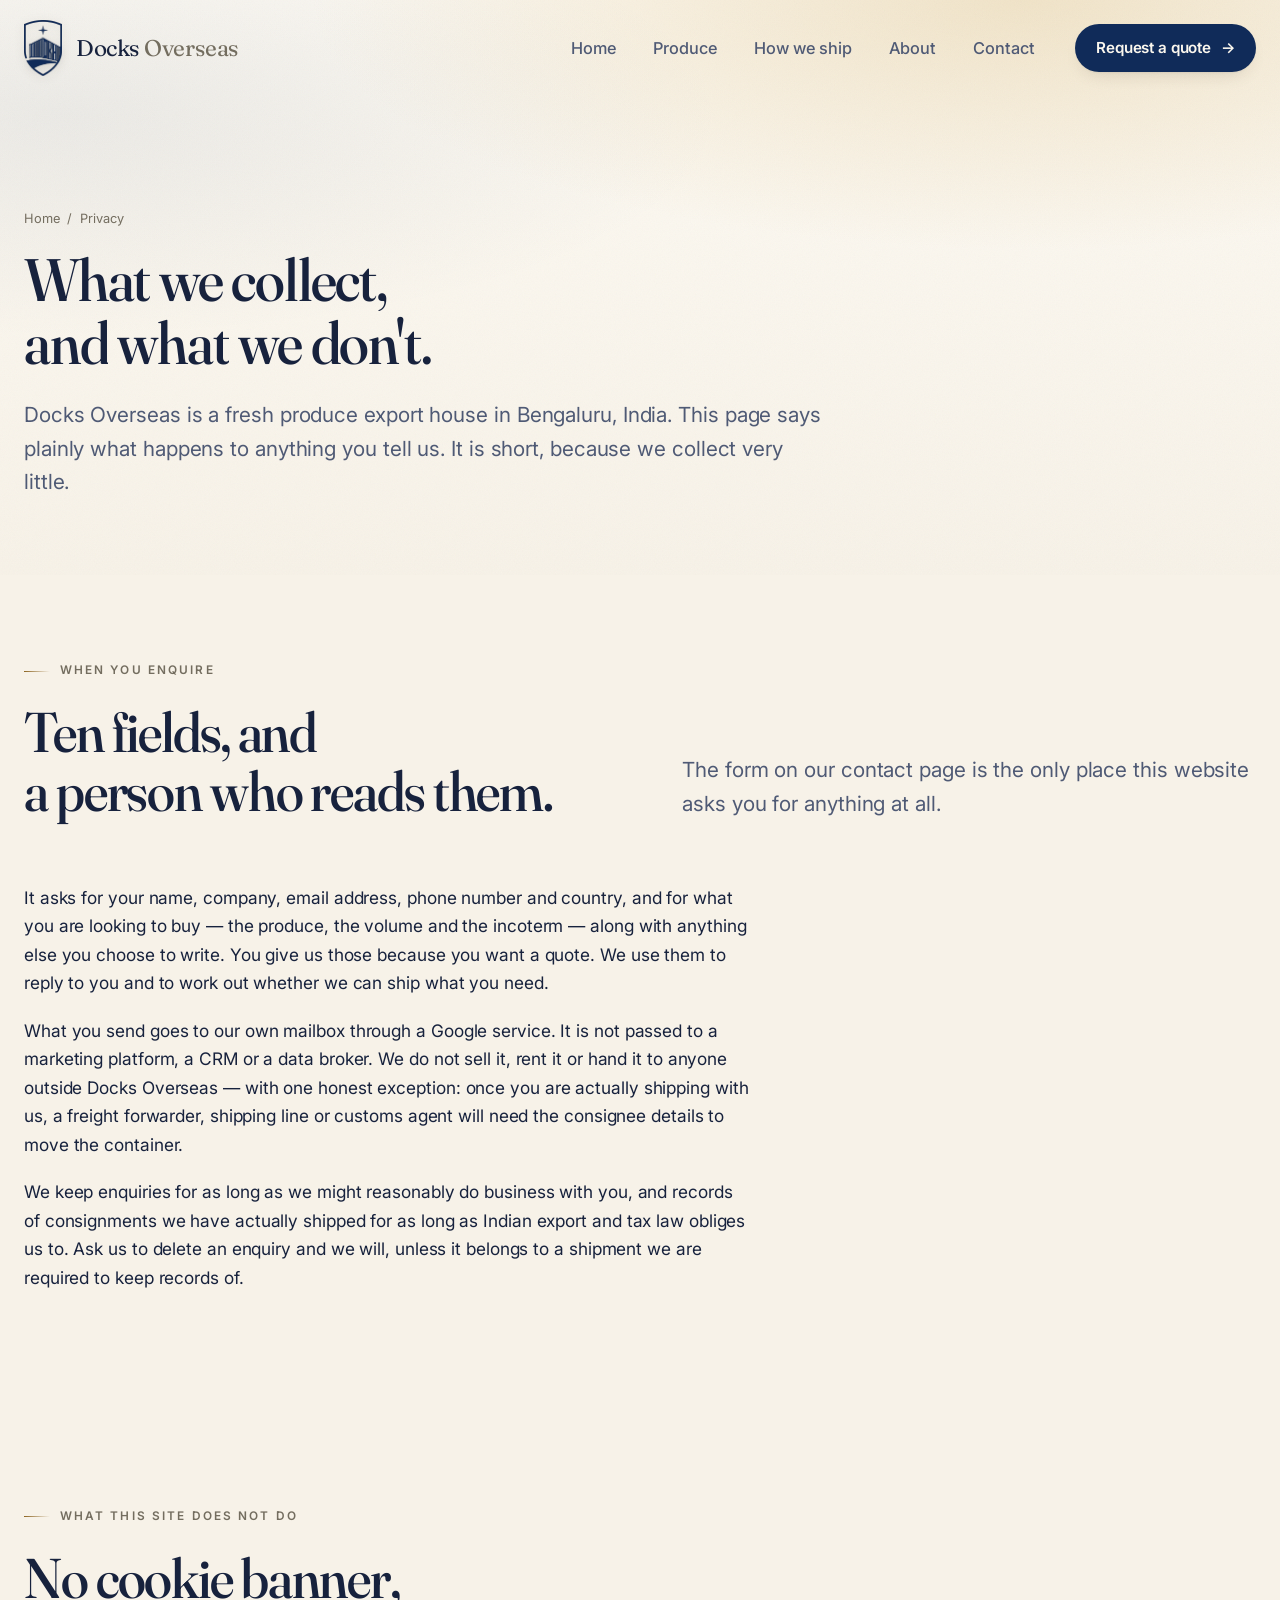
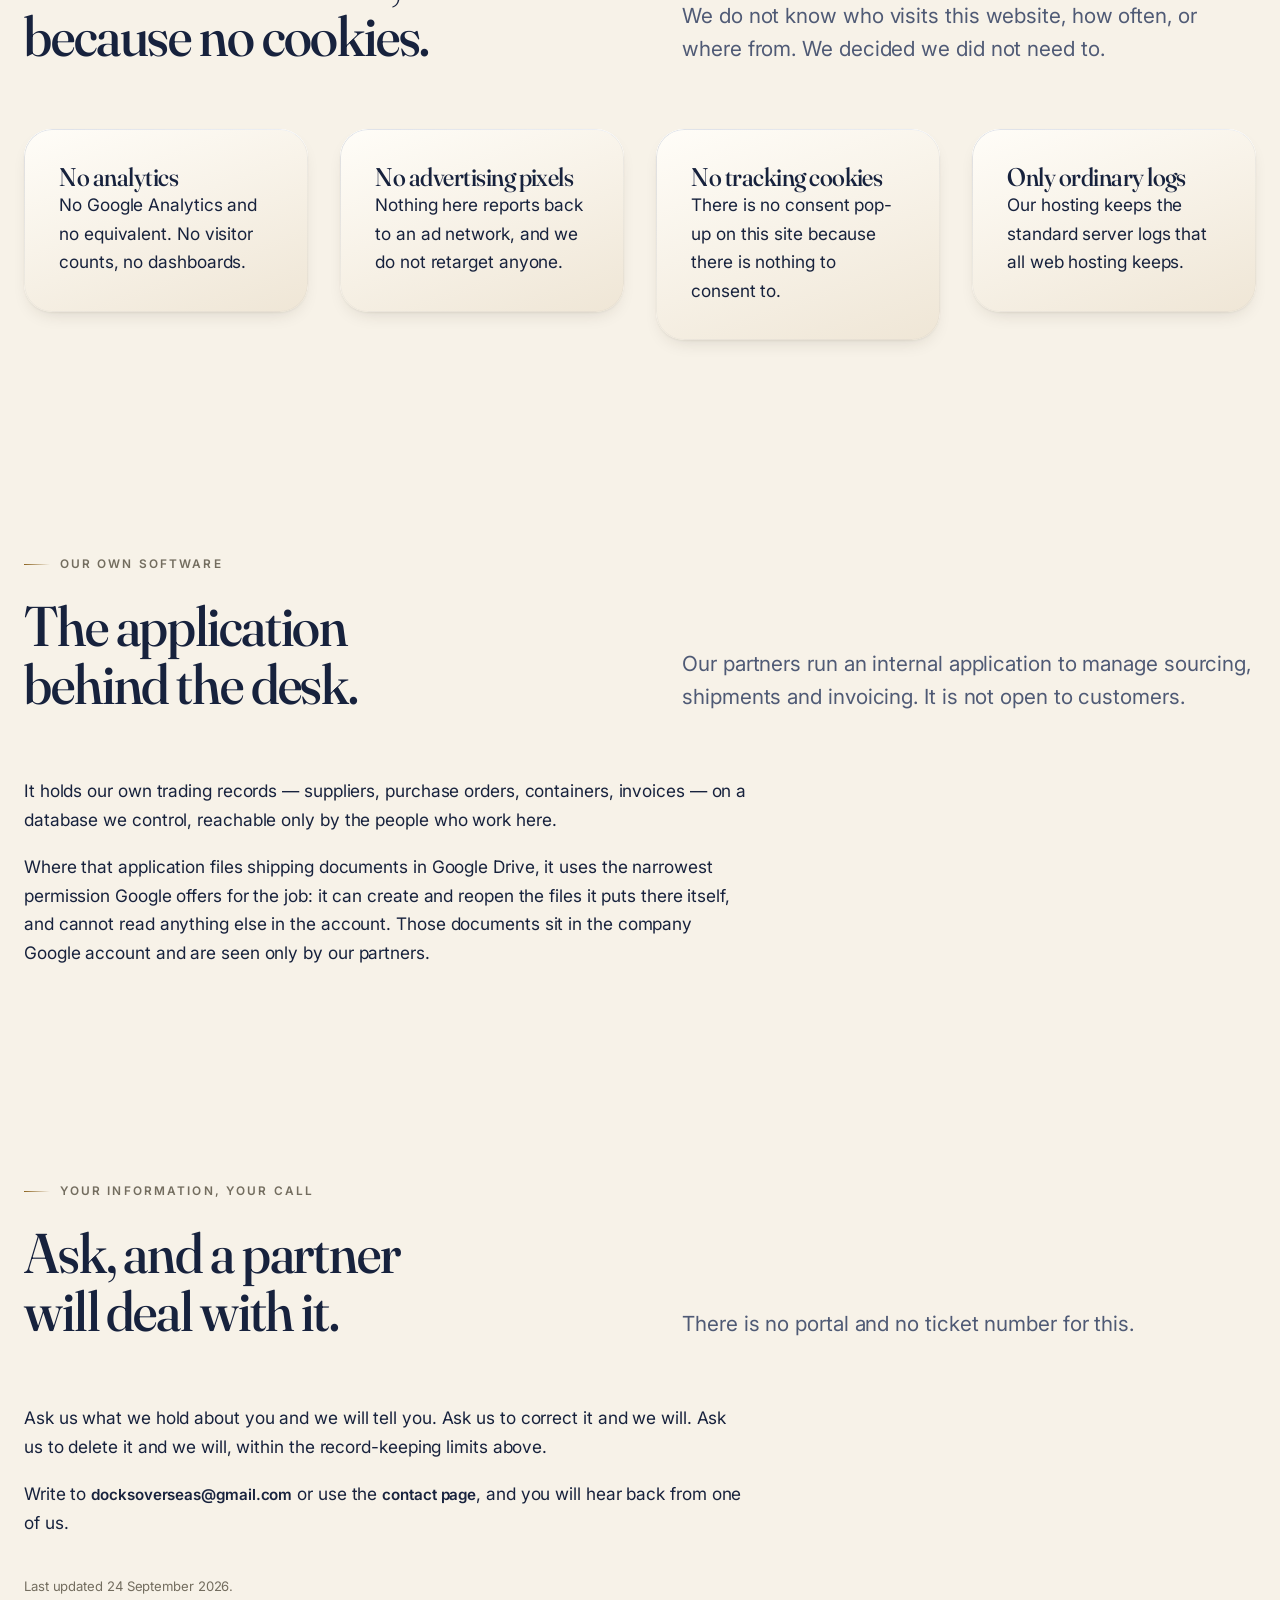
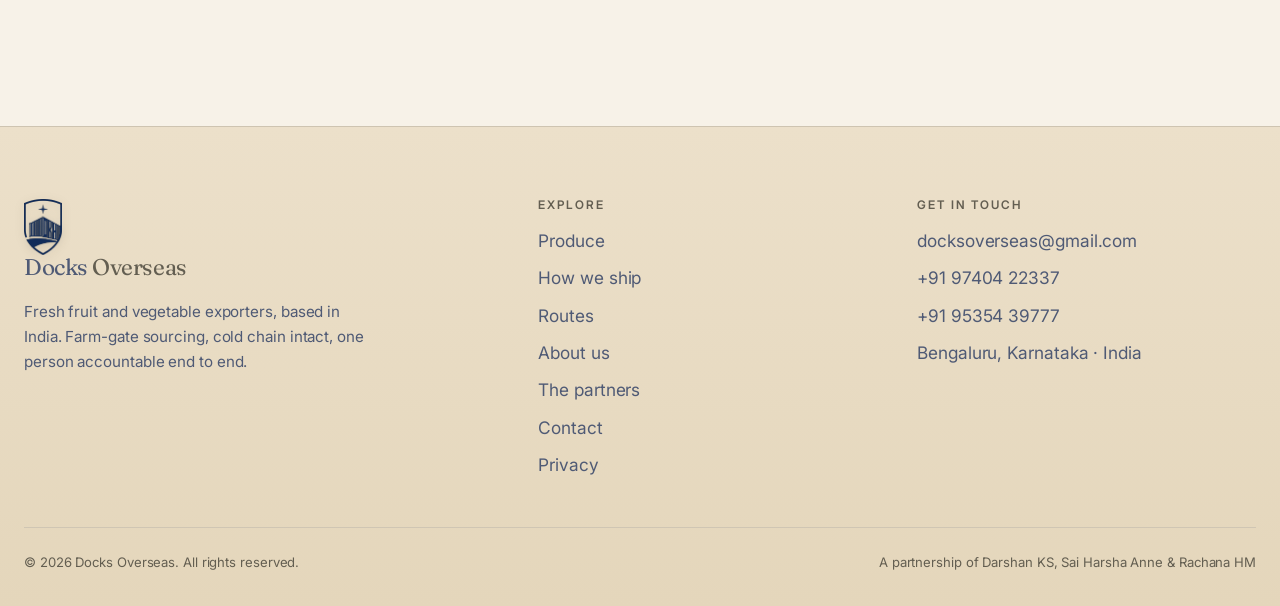
<file: privacy.html>
<!DOCTYPE html>
<html lang="en">
<head>
<meta charset="utf-8">
<meta name="viewport" content="width=device-width, initial-scale=1">
<title>Privacy — Docks Overseas</title>
<meta name="description" content="What we collect when you enquire, what we do with it, and what we do not do. No trackers, no analytics, no advertising.">
<meta name="theme-color" content="#f7f2e8">
<link rel="canonical" href="https://www.docksoverseas.com/privacy.html">
<meta property="og:title" content="Privacy — Docks Overseas">
<meta property="og:description" content="What we collect when you enquire, what we do with it, and what we do not do. No trackers, no analytics, no advertising.">
<meta property="og:type" content="website">
<meta property="og:url" content="https://www.docksoverseas.com/about.html">
<meta property="og:image" content="https://www.docksoverseas.com/assets/img/logo.png">
<meta property="og:site_name" content="Docks Overseas">
<meta name="twitter:card" content="summary">
<link rel="icon" type="image/png" href="assets/img/favicon.png">
<link rel="apple-touch-icon" href="assets/img/favicon.png">
<link rel="preconnect" href="https://fonts.googleapis.com">
<link rel="preconnect" href="https://fonts.gstatic.com" crossorigin>
<link href="https://fonts.googleapis.com/css2?family=Fraunces:opsz,wght@9..144,400;9..144,500;9..144,600&family=Inter:wght@400;500;600&display=swap" rel="stylesheet">
<link rel="stylesheet" href="assets/css/style.css">
</head>
<body>
<!--SPRITE:start-->
<svg class="sprite" aria-hidden="true" focusable="false" style="position:absolute;width:0;height:0;overflow:hidden">
  <defs>
    <radialGradient id="gPom" cx="34%" cy="26%">
      <stop offset="0" stop-color="#ff9179"/><stop offset="52%" stop-color="#e2453f"/><stop offset="100%" stop-color="#87181f"/>
    </radialGradient>
    <linearGradient id="gChilli" x1="0" y1="0" x2="1" y2="1">
      <stop offset="0" stop-color="#ff6a4d"/><stop offset="55%" stop-color="#d8362c"/><stop offset="100%" stop-color="#8d1a18"/>
    </linearGradient>
    <radialGradient id="gCoco" cx="34%" cy="26%">
      <stop offset="0" stop-color="#e0ac74"/><stop offset="55%" stop-color="#a86c36"/><stop offset="100%" stop-color="#5c3a1c"/>
    </radialGradient>
    <linearGradient id="gBanana" x1="0" y1="0" x2="0.4" y2="1">
      <stop offset="0" stop-color="#ffe07a"/><stop offset="50%" stop-color="#f2b23e"/><stop offset="100%" stop-color="#b3761a"/>
    </linearGradient>
    <radialGradient id="gSuran" cx="36%" cy="24%">
      <stop offset="0" stop-color="#c9a488"/><stop offset="55%" stop-color="#8e6450"/><stop offset="100%" stop-color="#4b3126"/>
    </radialGradient>
    <linearGradient id="gLeaf" x1="0" y1="0" x2="1" y2="1">
      <stop offset="0" stop-color="#57e0b8"/><stop offset="100%" stop-color="#1c7d63"/>
    </linearGradient>
  </defs>

  <!-- Pomegranate -->
  <symbol id="p-pom" viewBox="0 0 100 100">
    <ellipse cx="50" cy="59" rx="33" ry="32" fill="url(#gPom)"/>
    <path d="M41 30 l4-11 3 7 2-9 3 9 3-7 4 11 z" fill="#8d2a24"/>
    <path d="M63 33c7-4 14-11 16-19-9 1-16 6-20 13z" fill="url(#gLeaf)"/>
    <ellipse cx="38" cy="46" rx="10" ry="6.5" fill="#fff" opacity=".22" transform="rotate(-28 38 46)"/>
    <g fill="#fff" opacity=".16">
      <circle cx="58" cy="62" r="3"/><circle cx="66" cy="54" r="2.2"/><circle cx="52" cy="74" r="2.4"/><circle cx="63" cy="72" r="1.8"/>
    </g>
  </symbol>

  <!-- Chilli -->
  <symbol id="p-chilli" viewBox="0 0 100 100">
    <path d="M62 27c11 15 8 36-8 50-11 10-25 14-31 8-4-4-1-11 7-14 14-5 23-16 26-31 1-7 3-11 6-13z" fill="url(#gChilli)"/>
    <path d="M60 30c-4 14-11 24-22 31" stroke="#fff" stroke-opacity=".22" stroke-width="4" stroke-linecap="round" fill="none"/>
    <path d="M58 26c-1-7 3-12 11-13" stroke="url(#gLeaf)" stroke-width="6" stroke-linecap="round" fill="none"/>
    <ellipse cx="61" cy="26" rx="8" ry="5" fill="#2b8f6f" transform="rotate(-24 61 26)"/>
  </symbol>

  <!-- Husked coconut -->
  <symbol id="p-coconut" viewBox="0 0 100 100">
    <circle cx="50" cy="54" r="32" fill="url(#gCoco)"/>
    <g stroke="#fff" stroke-opacity=".13" stroke-width="2" fill="none" stroke-linecap="round">
      <path d="M28 38c8 6 14 16 16 28"/><path d="M40 28c6 9 10 21 10 34"/><path d="M54 26c3 11 3 24 0 35"/><path d="M67 32c-1 11-5 21-11 29"/>
    </g>
    <g fill="#2c1a0b">
      <circle cx="42" cy="34" r="3.6"/><circle cx="53" cy="30" r="3.6"/><circle cx="49" cy="41" r="3.2"/>
    </g>
    <ellipse cx="36" cy="44" rx="9" ry="6" fill="#fff" opacity=".18" transform="rotate(-30 36 44)"/>
  </symbol>

  <!-- Banana -->
  <symbol id="p-banana" viewBox="0 0 100 100">
    <g transform="rotate(17 50 50)">
      <!-- body: crescent struck from two offset circles, so it tapers to a
           cusp at each end the way a banana does -->
      <path d="M80.1 34.2A34 34 0 1 0 34.2 80.1A33 33 0 0 1 80.1 34.2Z" fill="url(#gBanana)"/>
      <!-- one short highlight along the fattest part of the outer curve -->
      <path d="M45.5 24.4A26 26 0 0 0 24.4 45.5" fill="none"
            stroke="#fff" stroke-opacity=".45" stroke-width="6" stroke-linecap="round"/>
      <!-- stem, and the darker blossom end -->
      <path d="M79 33l7-5" stroke="#7a5412" stroke-width="7" stroke-linecap="round"/>
      <circle cx="35.4" cy="78.6" r="3.4" fill="#5c3f0e"/>
    </g>
  </symbol>

  <!-- Suran / elephant foot yam -->
  <symbol id="p-suran" viewBox="0 0 100 100">
    <path d="M50 24c15 0 27 6 31 17 4 12-2 25-13 33-6 5-12 8-18 8s-12-3-18-8C21 66 15 53 19 41c4-11 16-17 31-17z" fill="url(#gSuran)"/>
    <g stroke="#000" stroke-opacity=".22" stroke-width="2.4" fill="none" stroke-linecap="round">
      <path d="M34 32c-4 12-3 24 3 34"/><path d="M50 27c-2 14-2 30 0 43"/><path d="M66 32c4 12 3 24-3 34"/>
    </g>
    <path d="M50 26c0-7-3-11-9-13 7-2 12 1 14 6" fill="#3f7d4e"/>
    <ellipse cx="38" cy="38" rx="9" ry="6" fill="#fff" opacity=".13" transform="rotate(-28 38 38)"/>
  </symbol>

  <!-- Container ship, bow to the right -->
  <symbol id="p-ship" viewBox="0 0 320 120">
    <path d="M22 74h276c-4 16-14 28-26 28H50c-14 0-24-11-28-28z" fill="#102b59"/>
    <path d="M22 74h276l-6 8H26z" fill="#2b4079"/>
    <rect x="30" y="44" width="42" height="30" rx="3" fill="#22345f"/>
    <rect x="38" y="30" width="26" height="16" rx="2" fill="#2b4079"/>
    <rect x="46" y="16" width="7" height="16" rx="2" fill="#22345f"/>
    <g>
      <rect x="80"  y="56" width="26" height="18" fill="#2b4079"/>
      <rect x="80"  y="42" width="26" height="13" fill="#b0413b" opacity=".9"/>
      <rect x="108" y="50" width="26" height="24" fill="#33487d"/>
      <rect x="108" y="38" width="26" height="11" fill="#2e7d6b" opacity=".9"/>
      <rect x="136" y="56" width="26" height="18" fill="#2b4079"/>
      <rect x="136" y="44" width="26" height="11" fill="#33487d"/>
      <rect x="164" y="48" width="26" height="26" fill="#33487d"/>
      <rect x="164" y="36" width="26" height="11" fill="#b08640" opacity=".95"/>
      <rect x="192" y="56" width="26" height="18" fill="#2b4079"/>
      <rect x="220" y="52" width="26" height="22" fill="#33487d"/>
      <rect x="248" y="60" width="22" height="14" fill="#2b4079"/>
    </g>
    <path d="M298 74c6-2 12-6 16-12-4-2-10-3-16-3z" fill="#22345f"/>
  </symbol>

</svg>
<!--SPRITE:end-->

<div class="loader" aria-hidden="true">
  <img src="assets/img/logo.png" alt="" width="618" height="900">
</div>

<div class="progress" aria-hidden="true"></div>

<header class="nav" id="nav">
  <a class="brand" href="index.html" aria-label="Docks Overseas — home">
    <img class="brand-mark" src="assets/img/logo.png" alt="" width="618" height="900">
    <span class="brand-text">Docks <em>Overseas</em></span>
  </a>
  <nav class="nav-links" aria-label="Primary">
    <a href="index.html">Home</a>
    <a href="produce.html">Produce</a>
    <a href="index.html#process">How we ship</a>
    <a href="about.html">About</a>
    <a href="contact.html">Contact</a>
  </nav>
  <a class="btn btn--sm" href="contact.html">Request a quote <span class="arrow" aria-hidden="true">→</span></a>
  <button class="nav-toggle" aria-label="Menu" aria-expanded="false" aria-controls="drawer">
    <span></span><span></span><span></span>
  </button>
</header>

<div class="drawer" id="drawer">
  <a href="produce.html">Produce</a>
  <a href="index.html#process">How we ship</a>
  <a href="about.html">About</a>
  <a href="contact.html">Contact</a>
</div>

<main>

<section class="page-head">
  <div class="grain" aria-hidden="true"></div>
  <div class="shell">
    <p class="crumb"><a href="index.html">Home</a> &nbsp;/&nbsp; Privacy</p>
    <h1 data-words style="max-width:16ch">What we collect,<br>and what we don't.</h1>
    <p class="lede" style="margin-top:1.6rem;max-width:62ch" data-reveal>
      Docks Overseas is a fresh produce export house in Bengaluru, India. This
      page says plainly what happens to anything you tell us. It is short,
      because we collect very little.
    </p>
  </div>
</section>

<section class="section section--tight">
  <div class="shell">
    <div class="section-head">
      <div>
        <p class="eyebrow" data-reveal>When you enquire</p>
        <h2 data-reveal style="--rd:60ms">Ten fields, and<br>a person who reads them.</h2>
      </div>
      <p class="lede" data-reveal style="--rd:120ms">
        The form on our contact page is the only place this website asks you for
        anything at all.
      </p>
    </div>

    <div style="max-width:66ch" data-reveal>
      <p>
        It asks for your name, company, email address, phone number and country,
        and for what you are looking to buy &mdash; the produce, the volume and the
        incoterm &mdash; along with anything else you choose to write. You give us
        those because you want a quote. We use them to reply to you and to work
        out whether we can ship what you need.
      </p>
      <p>
        What you send goes to our own mailbox through a Google service. It is
        not passed to a marketing platform, a CRM or a data broker. We do not
        sell it, rent it or hand it to anyone outside Docks Overseas &mdash; with one
        honest exception: once you are actually shipping with us, a freight
        forwarder, shipping line or customs agent will need the consignee
        details to move the container.
      </p>
      <p>
        We keep enquiries for as long as we might reasonably do business with
        you, and records of consignments we have actually shipped for as long as
        Indian export and tax law obliges us to. Ask us to delete an enquiry and
        we will, unless it belongs to a shipment we are required to keep records
        of.
      </p>
    </div>
  </div>
</section>

<section class="section">
  <div class="shell">
    <div class="section-head">
      <div>
        <p class="eyebrow" data-reveal>What this site does not do</p>
        <h2 data-reveal style="--rd:60ms">No cookie banner,<br>because no cookies.</h2>
      </div>
      <p class="lede" data-reveal style="--rd:120ms">
        We do not know who visits this website, how often, or where from. We
        decided we did not need to.
      </p>
    </div>

    <div class="grid" style="grid-template-columns:repeat(auto-fit,minmax(260px,1fr));align-items:start">
      <div class="card" data-reveal>
        <h3>No analytics</h3>
        <p>No Google Analytics and no equivalent. No visitor counts, no dashboards.</p>
      </div>
      <div class="card" data-reveal style="--rd:80ms">
        <h3>No advertising pixels</h3>
        <p>Nothing here reports back to an ad network, and we do not retarget anyone.</p>
      </div>
      <div class="card" data-reveal style="--rd:160ms">
        <h3>No tracking cookies</h3>
        <p>There is no consent pop-up on this site because there is nothing to consent to.</p>
      </div>
      <div class="card" data-reveal style="--rd:240ms">
        <h3>Only ordinary logs</h3>
        <p>Our hosting keeps the standard server logs that all web hosting keeps.</p>
      </div>
    </div>
  </div>
</section>

<section class="section section--tight">
  <div class="shell">
    <div class="section-head">
      <div>
        <p class="eyebrow" data-reveal>Our own software</p>
        <h2 data-reveal style="--rd:60ms">The application<br>behind the desk.</h2>
      </div>
      <p class="lede" data-reveal style="--rd:120ms">
        Our partners run an internal application to manage sourcing, shipments
        and invoicing. It is not open to customers.
      </p>
    </div>

    <div style="max-width:66ch" data-reveal>
      <p>
        It holds our own trading records &mdash; suppliers, purchase orders,
        containers, invoices &mdash; on a database we control, reachable only by the
        people who work here.
      </p>
      <p>
        Where that application files shipping documents in Google Drive, it uses
        the narrowest permission Google offers for the job: it can create and
        reopen the files it puts there itself, and cannot read anything else in
        the account. Those documents sit in the company Google account and are
        seen only by our partners.
      </p>
    </div>
  </div>
</section>

<section class="section">
  <div class="shell">
    <div class="section-head">
      <div>
        <p class="eyebrow" data-reveal>Your information, your call</p>
        <h2 data-reveal style="--rd:60ms">Ask, and a partner<br>will deal with it.</h2>
      </div>
      <p class="lede" data-reveal style="--rd:120ms">
        There is no portal and no ticket number for this.
      </p>
    </div>

    <div style="max-width:66ch" data-reveal>
      <p>
        Ask us what we hold about you and we will tell you. Ask us to correct it
        and we will. Ask us to delete it and we will, within the record-keeping
        limits above.
      </p>
      <p>
        Write to <a class="tlink" href="mailto:docksoverseas@gmail.com">docksoverseas@gmail.com</a>
        or use the <a class="tlink" href="contact.html">contact page</a>, and you
        will hear back from one of us.
      </p>
      <p class="form-note" style="margin-top:2.4rem">Last updated 24 September 2026.</p>
    </div>
  </div>
</section>

</main>

<!--FOOTER:start-->
<footer class="footer deep">
  <div class="shell">
    <div class="footer-grid">
      <div>
        <a class="brand" href="index.html" style="margin-bottom:1rem">
          <img class="brand-mark" src="assets/img/logo.png" alt="" width="618" height="900">
          <span class="brand-text">Docks <em>Overseas</em></span>
        </a>
        <p style="color:var(--text-dim);max-width:34ch;font-size:.95rem">
          Fresh fruit and vegetable exporters, based in India. Farm-gate sourcing,
          cold chain intact, one person accountable end to end.
        </p>
      </div>
      <div>
        <h4>Explore</h4>
        <ul>
          <li><a href="produce.html">Produce</a></li>
          <li><a href="index.html#process">How we ship</a></li>
          <li><a href="index.html#routes">Routes</a></li>
          <li><a href="about.html">About us</a></li>
          <li><a href="about.html#partners">The partners</a></li>
          <li><a href="contact.html">Contact</a></li>
          <li><a href="privacy.html">Privacy</a></li>
        </ul>
      </div>
      <div>
        <h4>Get in touch</h4>
        <ul>
          
          <li><a href="mailto:docksoverseas@gmail.com">docksoverseas@gmail.com</a></li>
          <li><a href="tel:+919740422337">+91 97404 22337</a></li>
          <li><a href="tel:+919535439777">+91 95354 39777</a></li>
          <li><span style="color:var(--text-dim)">Bengaluru, Karnataka · India</span></li>
        </ul>
      </div>
    </div>
    <div class="footer-base">
      <span>© <span data-year>2026</span> Docks Overseas. All rights reserved.</span>
      <span>A partnership of Darshan KS, Sai Harsha Anne &amp; Rachana HM</span>
    </div>
  </div>
</footer>
<!--FOOTER:end-->

<script src="assets/js/main.js"></script>
</body>
</html>
</file>
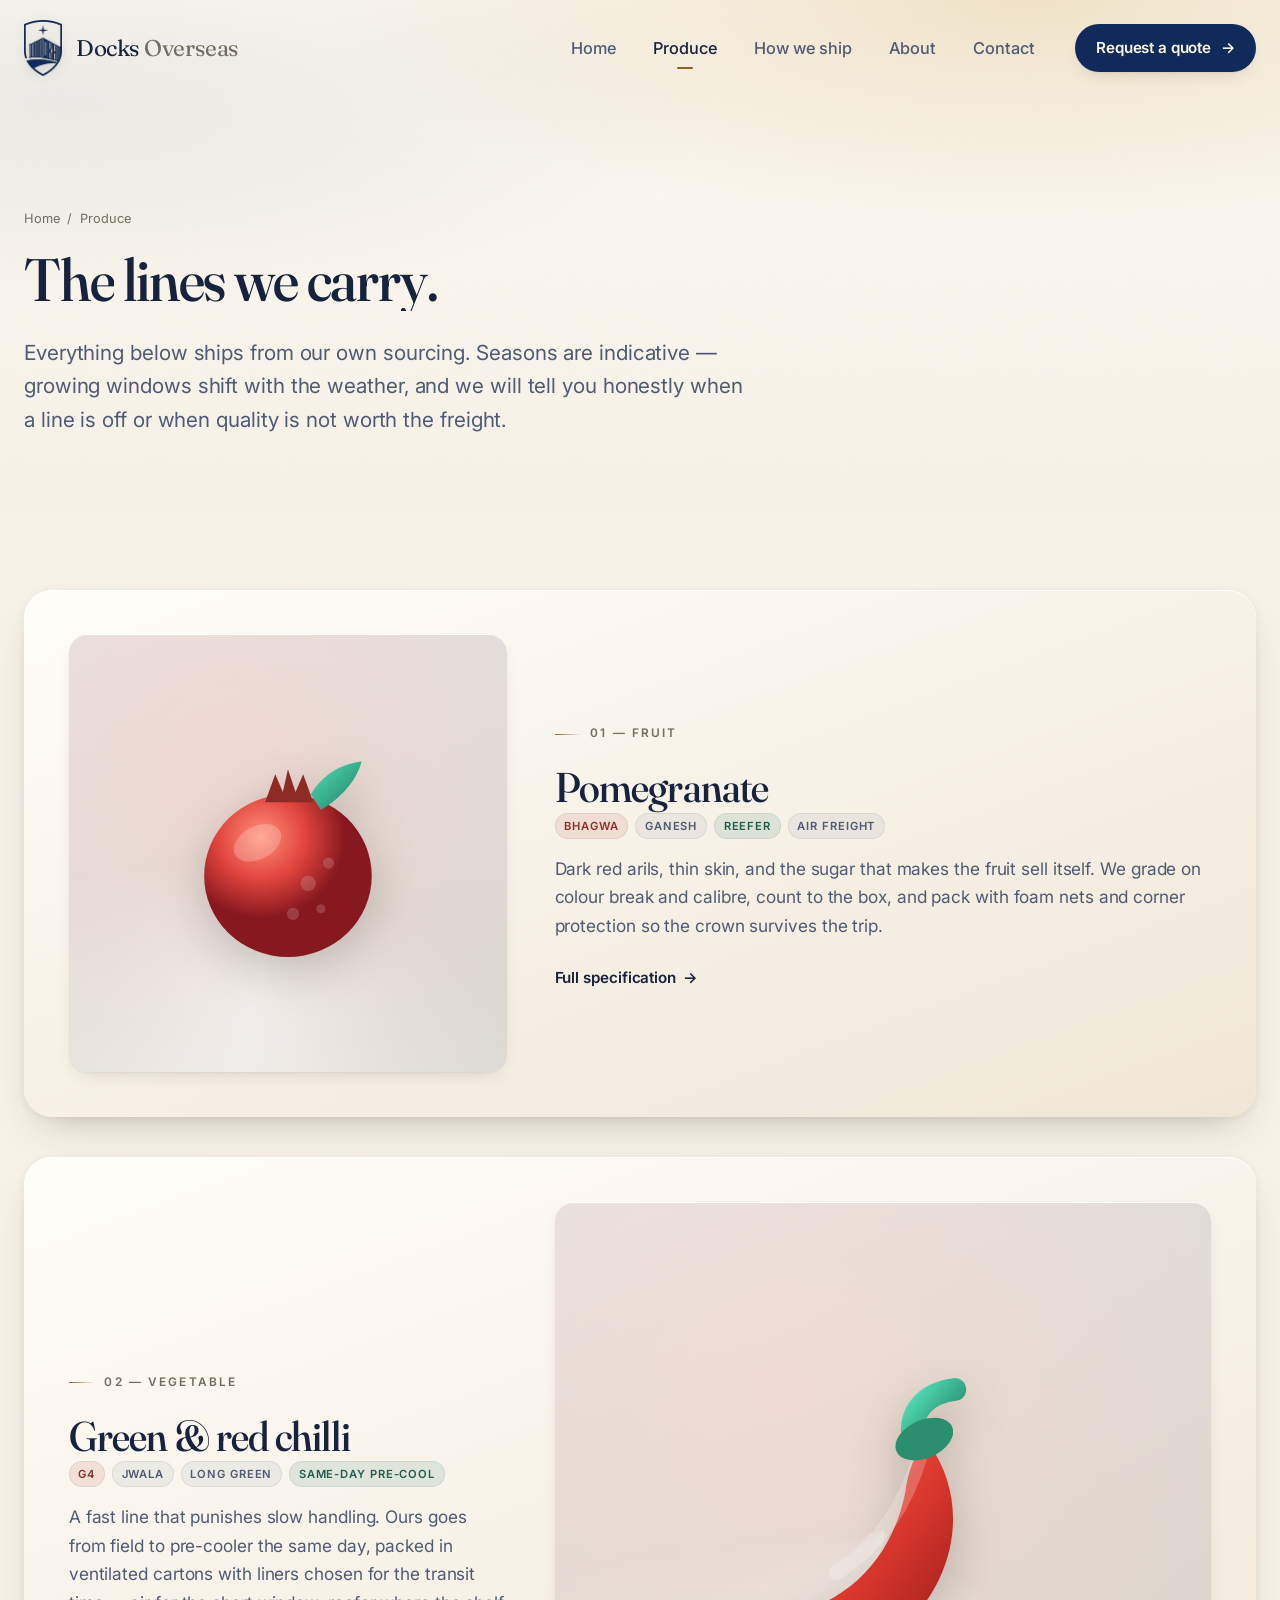
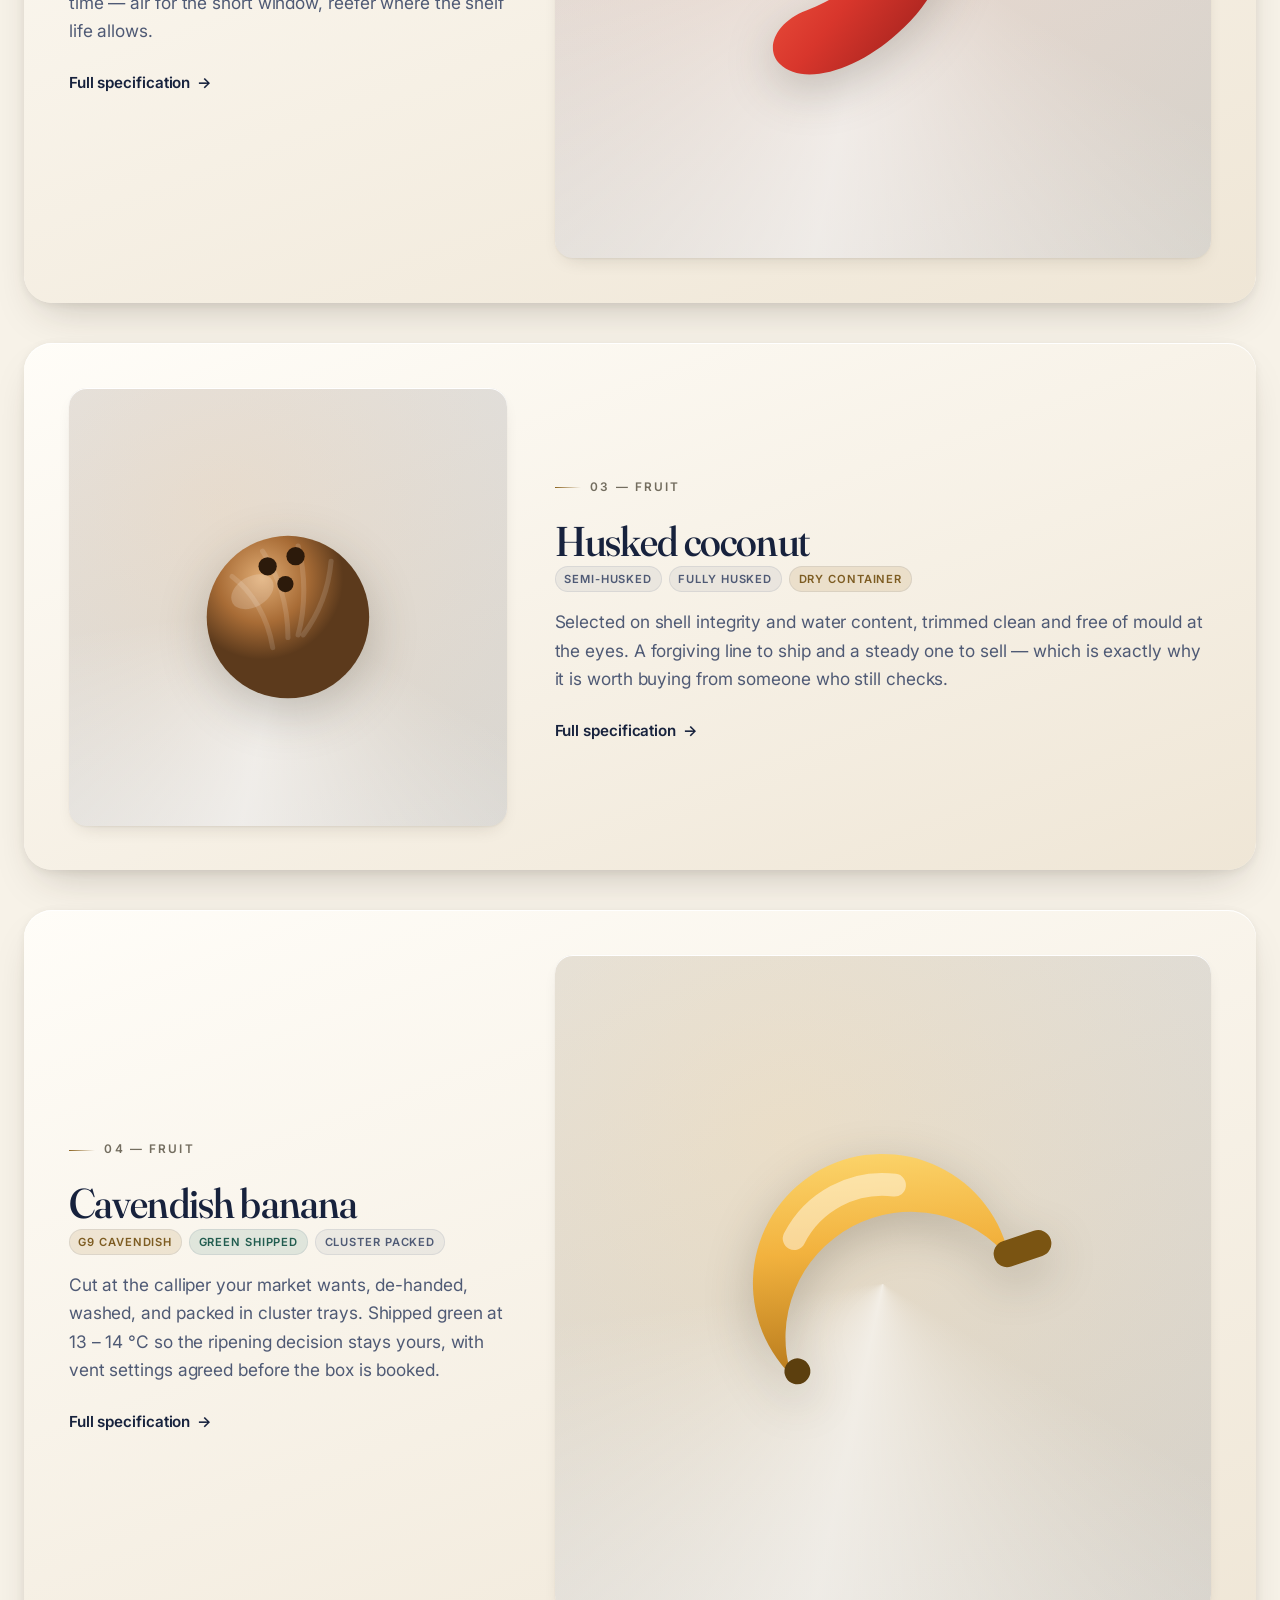
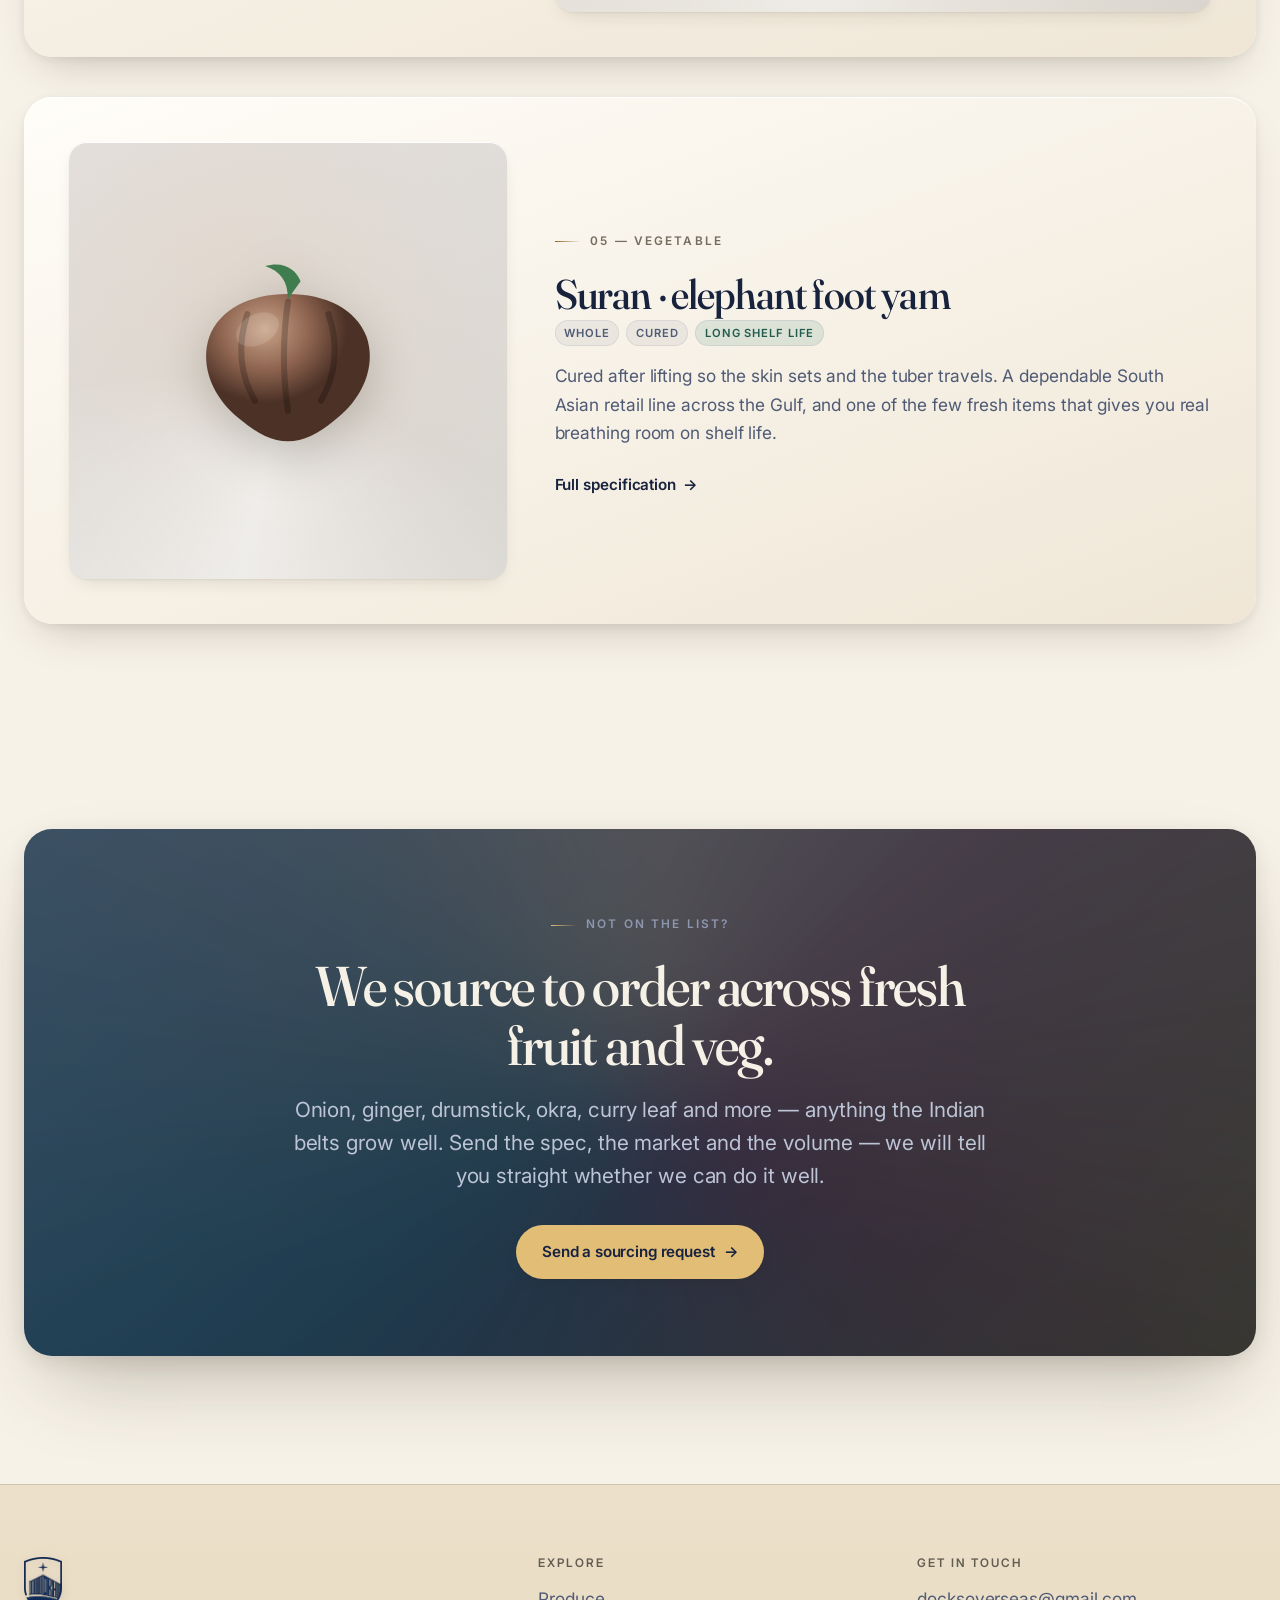
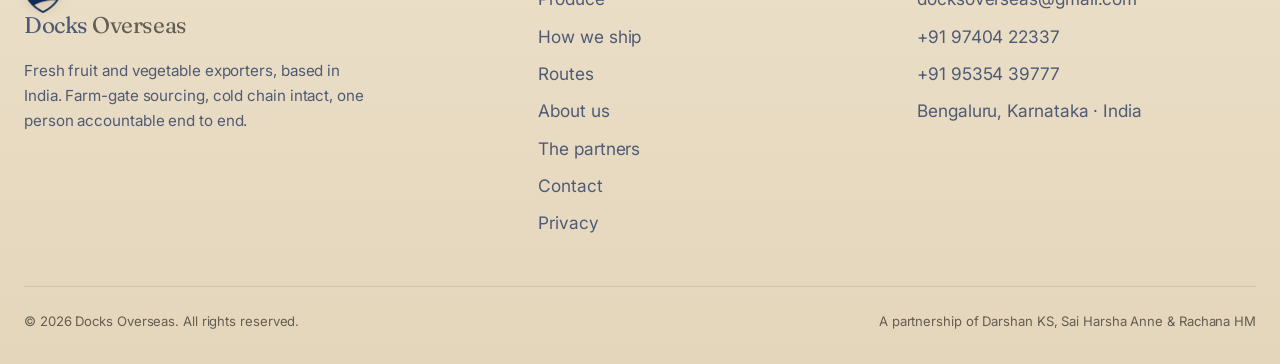
<file: produce.html>
<!DOCTYPE html>
<html lang="en">
<head>
<meta charset="utf-8">
<meta name="viewport" content="width=device-width, initial-scale=1">
<title>Produce — Docks Overseas</title>
<meta name="description" content="Specs, seasons and packing for pomegranate, chilli, husked coconut, banana and suran — exported from India by Docks Overseas.">
<meta name="theme-color" content="#f7f2e8">
<link rel="canonical" href="https://www.docksoverseas.com/produce.html">
<meta property="og:title" content="Produce — Docks Overseas">
<meta property="og:description" content="Specs, seasons and packing for pomegranate, chilli, husked coconut, banana and suran — exported from India by Docks Overseas.">
<meta property="og:type" content="website">
<meta property="og:url" content="https://www.docksoverseas.com/produce.html">
<meta property="og:image" content="https://www.docksoverseas.com/assets/img/logo.png">
<meta property="og:site_name" content="Docks Overseas">
<meta name="twitter:card" content="summary">
<link rel="icon" type="image/png" href="assets/img/favicon.png">
<link rel="apple-touch-icon" href="assets/img/favicon.png">
<link rel="preconnect" href="https://fonts.googleapis.com">
<link rel="preconnect" href="https://fonts.gstatic.com" crossorigin>
<link href="https://fonts.googleapis.com/css2?family=Fraunces:opsz,wght@9..144,400;9..144,500;9..144,600&family=Inter:wght@400;500;600&display=swap" rel="stylesheet">
<link rel="stylesheet" href="assets/css/style.css">
</head>
<body>
<!--SPRITE:start-->
<svg class="sprite" aria-hidden="true" focusable="false" style="position:absolute;width:0;height:0;overflow:hidden">
  <defs>
    <radialGradient id="gPom" cx="34%" cy="26%">
      <stop offset="0" stop-color="#ff9179"/><stop offset="52%" stop-color="#e2453f"/><stop offset="100%" stop-color="#87181f"/>
    </radialGradient>
    <linearGradient id="gChilli" x1="0" y1="0" x2="1" y2="1">
      <stop offset="0" stop-color="#ff6a4d"/><stop offset="55%" stop-color="#d8362c"/><stop offset="100%" stop-color="#8d1a18"/>
    </linearGradient>
    <radialGradient id="gCoco" cx="34%" cy="26%">
      <stop offset="0" stop-color="#e0ac74"/><stop offset="55%" stop-color="#a86c36"/><stop offset="100%" stop-color="#5c3a1c"/>
    </radialGradient>
    <linearGradient id="gBanana" x1="0" y1="0" x2="0.4" y2="1">
      <stop offset="0" stop-color="#ffe07a"/><stop offset="50%" stop-color="#f2b23e"/><stop offset="100%" stop-color="#b3761a"/>
    </linearGradient>
    <radialGradient id="gSuran" cx="36%" cy="24%">
      <stop offset="0" stop-color="#c9a488"/><stop offset="55%" stop-color="#8e6450"/><stop offset="100%" stop-color="#4b3126"/>
    </radialGradient>
    <linearGradient id="gLeaf" x1="0" y1="0" x2="1" y2="1">
      <stop offset="0" stop-color="#57e0b8"/><stop offset="100%" stop-color="#1c7d63"/>
    </linearGradient>
  </defs>

  <!-- Pomegranate -->
  <symbol id="p-pom" viewBox="0 0 100 100">
    <ellipse cx="50" cy="59" rx="33" ry="32" fill="url(#gPom)"/>
    <path d="M41 30 l4-11 3 7 2-9 3 9 3-7 4 11 z" fill="#8d2a24"/>
    <path d="M63 33c7-4 14-11 16-19-9 1-16 6-20 13z" fill="url(#gLeaf)"/>
    <ellipse cx="38" cy="46" rx="10" ry="6.5" fill="#fff" opacity=".22" transform="rotate(-28 38 46)"/>
    <g fill="#fff" opacity=".16">
      <circle cx="58" cy="62" r="3"/><circle cx="66" cy="54" r="2.2"/><circle cx="52" cy="74" r="2.4"/><circle cx="63" cy="72" r="1.8"/>
    </g>
  </symbol>

  <!-- Chilli -->
  <symbol id="p-chilli" viewBox="0 0 100 100">
    <path d="M62 27c11 15 8 36-8 50-11 10-25 14-31 8-4-4-1-11 7-14 14-5 23-16 26-31 1-7 3-11 6-13z" fill="url(#gChilli)"/>
    <path d="M60 30c-4 14-11 24-22 31" stroke="#fff" stroke-opacity=".22" stroke-width="4" stroke-linecap="round" fill="none"/>
    <path d="M58 26c-1-7 3-12 11-13" stroke="url(#gLeaf)" stroke-width="6" stroke-linecap="round" fill="none"/>
    <ellipse cx="61" cy="26" rx="8" ry="5" fill="#2b8f6f" transform="rotate(-24 61 26)"/>
  </symbol>

  <!-- Husked coconut -->
  <symbol id="p-coconut" viewBox="0 0 100 100">
    <circle cx="50" cy="54" r="32" fill="url(#gCoco)"/>
    <g stroke="#fff" stroke-opacity=".13" stroke-width="2" fill="none" stroke-linecap="round">
      <path d="M28 38c8 6 14 16 16 28"/><path d="M40 28c6 9 10 21 10 34"/><path d="M54 26c3 11 3 24 0 35"/><path d="M67 32c-1 11-5 21-11 29"/>
    </g>
    <g fill="#2c1a0b">
      <circle cx="42" cy="34" r="3.6"/><circle cx="53" cy="30" r="3.6"/><circle cx="49" cy="41" r="3.2"/>
    </g>
    <ellipse cx="36" cy="44" rx="9" ry="6" fill="#fff" opacity=".18" transform="rotate(-30 36 44)"/>
  </symbol>

  <!-- Banana -->
  <symbol id="p-banana" viewBox="0 0 100 100">
    <g transform="rotate(17 50 50)">
      <!-- body: crescent struck from two offset circles, so it tapers to a
           cusp at each end the way a banana does -->
      <path d="M80.1 34.2A34 34 0 1 0 34.2 80.1A33 33 0 0 1 80.1 34.2Z" fill="url(#gBanana)"/>
      <!-- one short highlight along the fattest part of the outer curve -->
      <path d="M45.5 24.4A26 26 0 0 0 24.4 45.5" fill="none"
            stroke="#fff" stroke-opacity=".45" stroke-width="6" stroke-linecap="round"/>
      <!-- stem, and the darker blossom end -->
      <path d="M79 33l7-5" stroke="#7a5412" stroke-width="7" stroke-linecap="round"/>
      <circle cx="35.4" cy="78.6" r="3.4" fill="#5c3f0e"/>
    </g>
  </symbol>

  <!-- Suran / elephant foot yam -->
  <symbol id="p-suran" viewBox="0 0 100 100">
    <path d="M50 24c15 0 27 6 31 17 4 12-2 25-13 33-6 5-12 8-18 8s-12-3-18-8C21 66 15 53 19 41c4-11 16-17 31-17z" fill="url(#gSuran)"/>
    <g stroke="#000" stroke-opacity=".22" stroke-width="2.4" fill="none" stroke-linecap="round">
      <path d="M34 32c-4 12-3 24 3 34"/><path d="M50 27c-2 14-2 30 0 43"/><path d="M66 32c4 12 3 24-3 34"/>
    </g>
    <path d="M50 26c0-7-3-11-9-13 7-2 12 1 14 6" fill="#3f7d4e"/>
    <ellipse cx="38" cy="38" rx="9" ry="6" fill="#fff" opacity=".13" transform="rotate(-28 38 38)"/>
  </symbol>

  <!-- Container ship, bow to the right -->
  <symbol id="p-ship" viewBox="0 0 320 120">
    <path d="M22 74h276c-4 16-14 28-26 28H50c-14 0-24-11-28-28z" fill="#102b59"/>
    <path d="M22 74h276l-6 8H26z" fill="#2b4079"/>
    <rect x="30" y="44" width="42" height="30" rx="3" fill="#22345f"/>
    <rect x="38" y="30" width="26" height="16" rx="2" fill="#2b4079"/>
    <rect x="46" y="16" width="7" height="16" rx="2" fill="#22345f"/>
    <g>
      <rect x="80"  y="56" width="26" height="18" fill="#2b4079"/>
      <rect x="80"  y="42" width="26" height="13" fill="#b0413b" opacity=".9"/>
      <rect x="108" y="50" width="26" height="24" fill="#33487d"/>
      <rect x="108" y="38" width="26" height="11" fill="#2e7d6b" opacity=".9"/>
      <rect x="136" y="56" width="26" height="18" fill="#2b4079"/>
      <rect x="136" y="44" width="26" height="11" fill="#33487d"/>
      <rect x="164" y="48" width="26" height="26" fill="#33487d"/>
      <rect x="164" y="36" width="26" height="11" fill="#b08640" opacity=".95"/>
      <rect x="192" y="56" width="26" height="18" fill="#2b4079"/>
      <rect x="220" y="52" width="26" height="22" fill="#33487d"/>
      <rect x="248" y="60" width="22" height="14" fill="#2b4079"/>
    </g>
    <path d="M298 74c6-2 12-6 16-12-4-2-10-3-16-3z" fill="#22345f"/>
  </symbol>

</svg>
<!--SPRITE:end-->

<div class="loader" aria-hidden="true">
  <img src="assets/img/logo.png" alt="" width="618" height="900">
</div>

<div class="progress" aria-hidden="true"></div>

<header class="nav" id="nav">
  <a class="brand" href="index.html" aria-label="Docks Overseas — home">
    <img class="brand-mark" src="assets/img/logo.png" alt="" width="618" height="900">
    <span class="brand-text">Docks <em>Overseas</em></span>
  </a>
  <nav class="nav-links" aria-label="Primary">
    <a href="index.html">Home</a>
    <a href="produce.html" aria-current="page">Produce</a>
    <a href="index.html#process">How we ship</a>
    <a href="about.html">About</a>
    <a href="contact.html">Contact</a>
  </nav>
  <a class="btn btn--sm" href="contact.html">Request a quote <span class="arrow" aria-hidden="true">→</span></a>
  <button class="nav-toggle" aria-label="Menu" aria-expanded="false" aria-controls="drawer">
    <span></span><span></span><span></span>
  </button>
</header>

<div class="drawer" id="drawer">
  <a href="produce.html">Produce</a>
  <a href="index.html#process">How we ship</a>
  <a href="about.html">About</a>
  <a href="contact.html">Contact</a>
</div>

<main>

<section class="page-head">
  <div class="grain" aria-hidden="true"></div>
  <div class="shell">
    <p class="crumb"><a href="index.html">Home</a> &nbsp;/&nbsp; Produce</p>
    <h1 data-words style="max-width:14ch">The lines we carry.</h1>
    <p class="lede" style="margin-top:1.6rem" data-reveal>
      Everything below ships from our own sourcing. Seasons are indicative —
      growing windows shift with the weather, and we will tell you honestly when
      a line is off or when quality is not worth the freight.
    </p>
  </div>
</section>

<section class="section section--tight">
  <div class="shell grid" style="gap:clamp(1.5rem,4vw,2.5rem)">

    <article class="panel" id="pomegranate" data-reveal>
      <div class="panel-art" style="--tint:rgba(176,65,59,.17)"><svg><use href="#p-pom"></use></svg></div>
      <div>
        <p class="eyebrow">01 — Fruit</p>
        <h2 style="font-size:clamp(1.8rem,1.2rem + 2vw,2.6rem)">Pomegranate</h2>
        <div class="chips">
          <span class="tag tag--pom">Bhagwa</span><span class="tag">Ganesh</span><span class="tag tag--leaf">Reefer</span><span class="tag">Air freight</span>
        </div>
        <p style="color:var(--text-dim)">
          Dark red arils, thin skin, and the sugar that makes the fruit sell itself.
          We grade on colour break and calibre, count to the box, and pack with foam
          nets and corner protection so the crown survives the trip.
        </p>
        <p style="margin-top:1.4rem"><a class="tlink" href="pomegranate.html">Full specification <span class="arrow" aria-hidden="true">&rarr;</span></a></p>
      </div>
    </article>

    <article class="panel panel--flip" id="chilli" data-reveal>
      <div class="panel-art" style="--tint:rgba(176,65,59,.13)"><svg><use href="#p-chilli"></use></svg></div>
      <div>
        <p class="eyebrow">02 — Vegetable</p>
        <h2 style="font-size:clamp(1.8rem,1.2rem + 2vw,2.6rem)">Green &amp; red chilli</h2>
        <div class="chips">
          <span class="tag tag--pom">G4</span><span class="tag">Jwala</span><span class="tag">Long green</span><span class="tag tag--leaf">Same-day pre-cool</span>
        </div>
        <p style="color:var(--text-dim)">
          A fast line that punishes slow handling. Ours goes from field to pre-cooler
          the same day, packed in ventilated cartons with liners chosen for the transit
          time — air for the short window, reefer where the shelf life allows.
        </p>
        <p style="margin-top:1.4rem"><a class="tlink" href="chilli.html">Full specification <span class="arrow" aria-hidden="true">&rarr;</span></a></p>
      </div>
    </article>

    <article class="panel" id="coconut" data-reveal>
      <div class="panel-art" style="--tint:rgba(139,90,45,.18)"><svg><use href="#p-coconut"></use></svg></div>
      <div>
        <p class="eyebrow">03 — Fruit</p>
        <h2 style="font-size:clamp(1.8rem,1.2rem + 2vw,2.6rem)">Husked coconut</h2>
        <div class="chips">
          <span class="tag">Semi-husked</span><span class="tag">Fully husked</span><span class="tag tag--gold">Dry container</span>
        </div>
        <p style="color:var(--text-dim)">
          Selected on shell integrity and water content, trimmed clean and free of
          mould at the eyes. A forgiving line to ship and a steady one to sell —
          which is exactly why it is worth buying from someone who still checks.
        </p>
        <p style="margin-top:1.4rem"><a class="tlink" href="husked-coconut.html">Full specification <span class="arrow" aria-hidden="true">&rarr;</span></a></p>
      </div>
    </article>

    <article class="panel panel--flip" id="banana" data-reveal>
      <div class="panel-art" style="--tint:rgba(176,134,64,.20)"><svg><use href="#p-banana"></use></svg></div>
      <div>
        <p class="eyebrow">04 — Fruit</p>
        <h2 style="font-size:clamp(1.8rem,1.2rem + 2vw,2.6rem)">Cavendish banana</h2>
        <div class="chips">
          <span class="tag tag--gold">G9 Cavendish</span><span class="tag tag--leaf">Green shipped</span><span class="tag">Cluster packed</span>
        </div>
        <p style="color:var(--text-dim)">
          Cut at the calliper your market wants, de-handed, washed, and packed in
          cluster trays. Shipped green at 13 – 14 °C so the ripening decision stays
          yours, with vent settings agreed before the box is booked.
        </p>
        <p style="margin-top:1.4rem"><a class="tlink" href="banana.html">Full specification <span class="arrow" aria-hidden="true">&rarr;</span></a></p>
      </div>
    </article>

    <article class="panel" id="suran" data-reveal>
      <div class="panel-art" style="--tint:rgba(109,74,58,.18)"><svg><use href="#p-suran"></use></svg></div>
      <div>
        <p class="eyebrow">05 — Vegetable</p>
        <h2 style="font-size:clamp(1.8rem,1.2rem + 2vw,2.6rem)">Suran · elephant foot yam</h2>
        <div class="chips">
          <span class="tag">Whole</span><span class="tag">Cured</span><span class="tag tag--leaf">Long shelf life</span>
        </div>
        <p style="color:var(--text-dim)">
          Cured after lifting so the skin sets and the tuber travels. A dependable
          South Asian retail line across the Gulf, and one of the few fresh items
          that gives you real breathing room on shelf life.
        </p>
        <p style="margin-top:1.4rem"><a class="tlink" href="suran.html">Full specification <span class="arrow" aria-hidden="true">&rarr;</span></a></p>
      </div>
    </article>

  </div>
</section>

<section class="section">
  <div class="shell">
    <div class="cta invert" data-reveal>
      <p class="eyebrow" style="justify-content:center">Not on the list?</p>
      <h2>We source to order across fresh fruit and veg.</h2>
      <p class="lede">Onion, ginger, drumstick, okra, curry leaf and more — anything the Indian belts grow well. Send the spec, the market and the volume — we will tell you straight whether we can do it well.</p>
      <div class="hero-actions" style="opacity:1;transform:none">
        <a class="btn" href="contact.html">Send a sourcing request <span class="arrow" aria-hidden="true">→</span></a>
      </div>
    </div>
  </div>
</section>

</main>

<!--FOOTER:start-->
<footer class="footer deep">
  <div class="shell">
    <div class="footer-grid">
      <div>
        <a class="brand" href="index.html" style="margin-bottom:1rem">
          <img class="brand-mark" src="assets/img/logo.png" alt="" width="618" height="900">
          <span class="brand-text">Docks <em>Overseas</em></span>
        </a>
        <p style="color:var(--text-dim);max-width:34ch;font-size:.95rem">
          Fresh fruit and vegetable exporters, based in India. Farm-gate sourcing,
          cold chain intact, one person accountable end to end.
        </p>
      </div>
      <div>
        <h4>Explore</h4>
        <ul>
          <li><a href="produce.html">Produce</a></li>
          <li><a href="index.html#process">How we ship</a></li>
          <li><a href="index.html#routes">Routes</a></li>
          <li><a href="about.html">About us</a></li>
          <li><a href="about.html#partners">The partners</a></li>
          <li><a href="contact.html">Contact</a></li>
          <li><a href="privacy.html">Privacy</a></li>
        </ul>
      </div>
      <div>
        <h4>Get in touch</h4>
        <ul>
          
          <li><a href="mailto:docksoverseas@gmail.com">docksoverseas@gmail.com</a></li>
          <li><a href="tel:+919740422337">+91 97404 22337</a></li>
          <li><a href="tel:+919535439777">+91 95354 39777</a></li>
          <li><span style="color:var(--text-dim)">Bengaluru, Karnataka · India</span></li>
        </ul>
      </div>
    </div>
    <div class="footer-base">
      <span>© <span data-year>2026</span> Docks Overseas. All rights reserved.</span>
      <span>A partnership of Darshan KS, Sai Harsha Anne &amp; Rachana HM</span>
    </div>
  </div>
</footer>
<!--FOOTER:end-->

<script src="assets/js/main.js"></script>
</body>
</html>
</file>
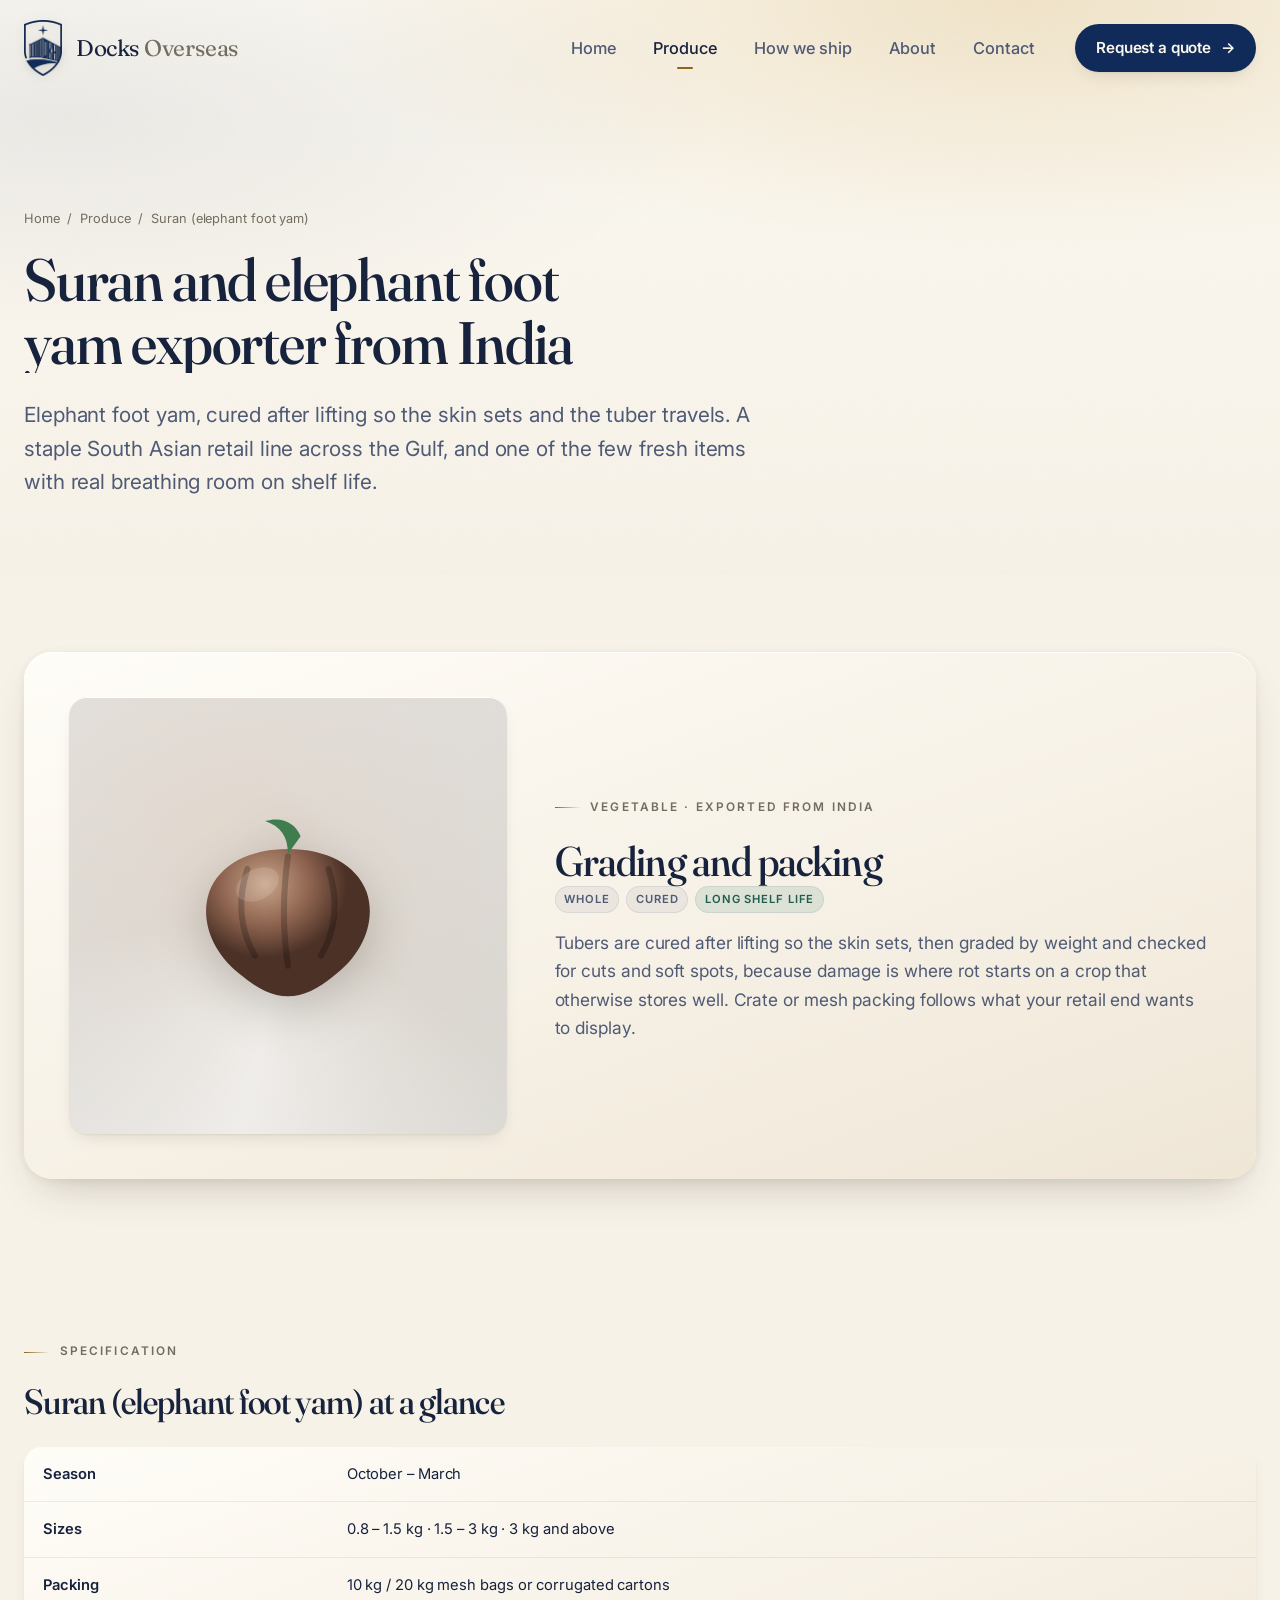
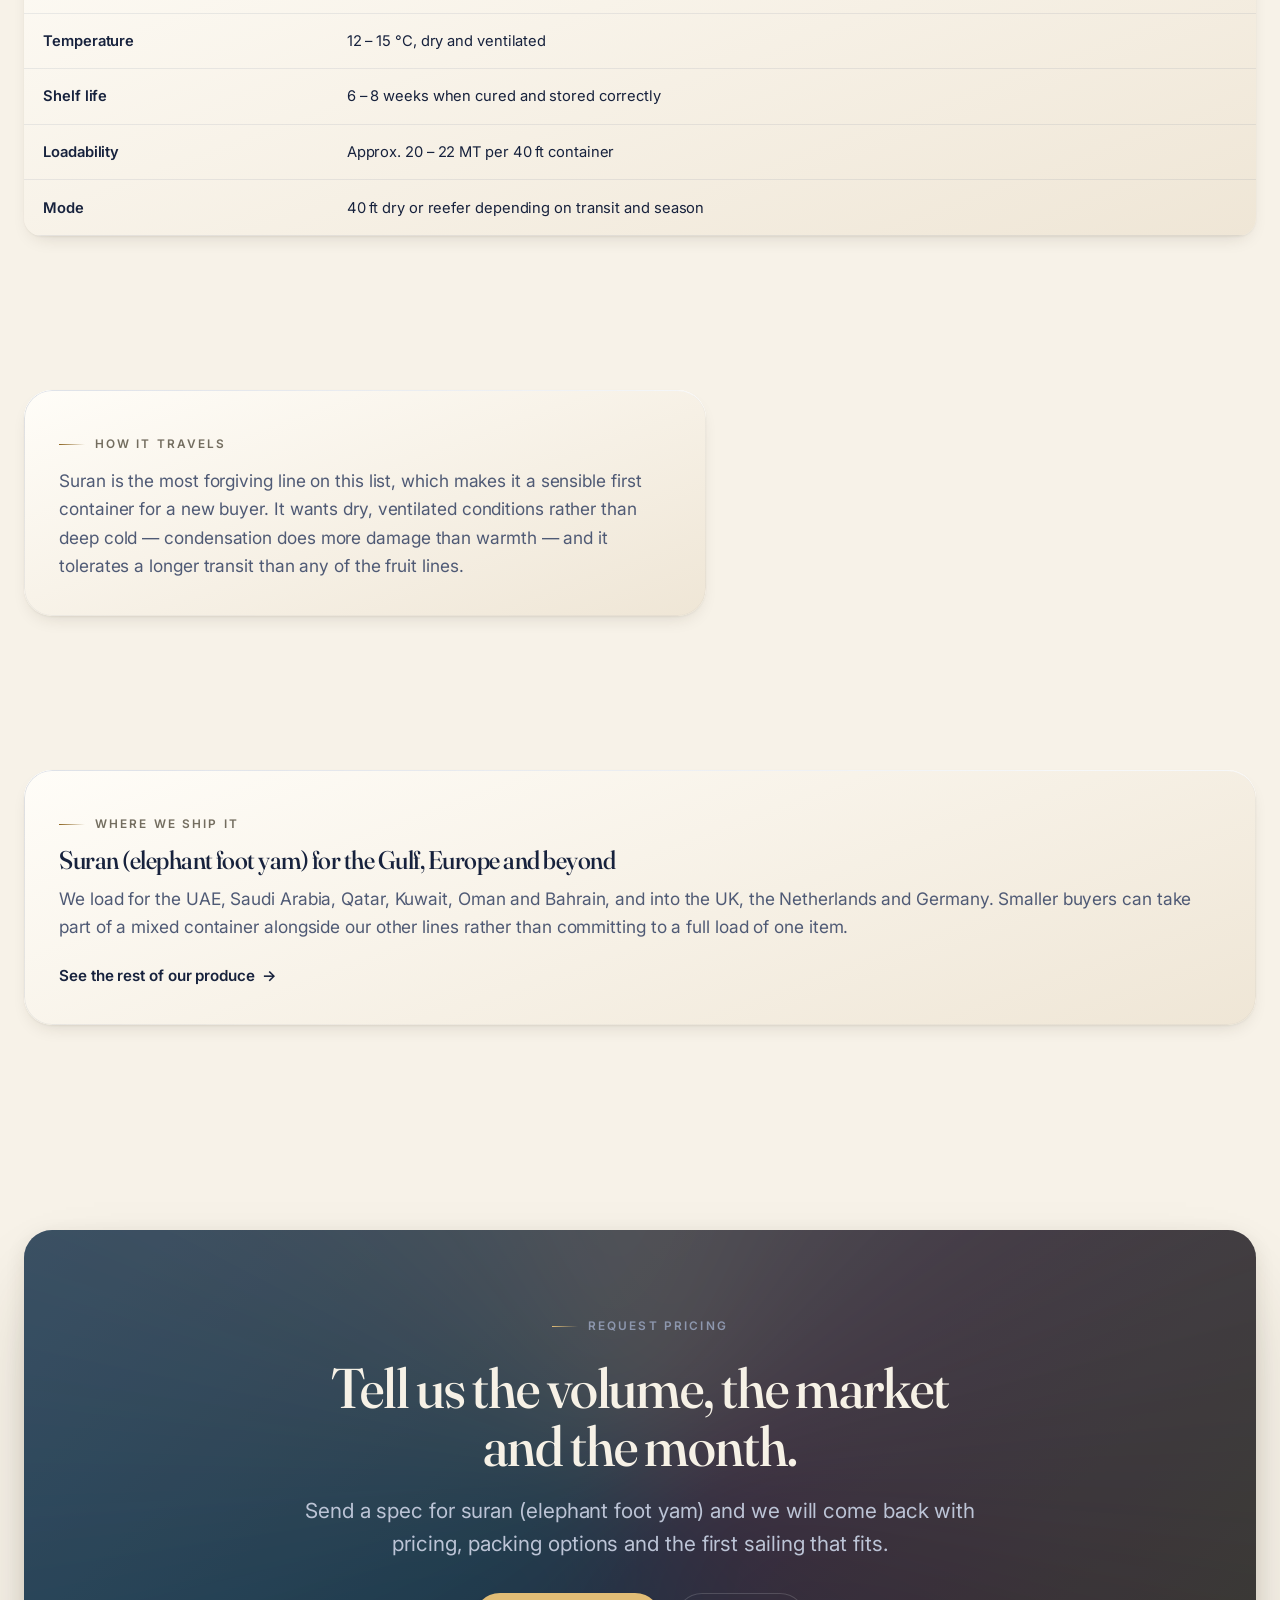
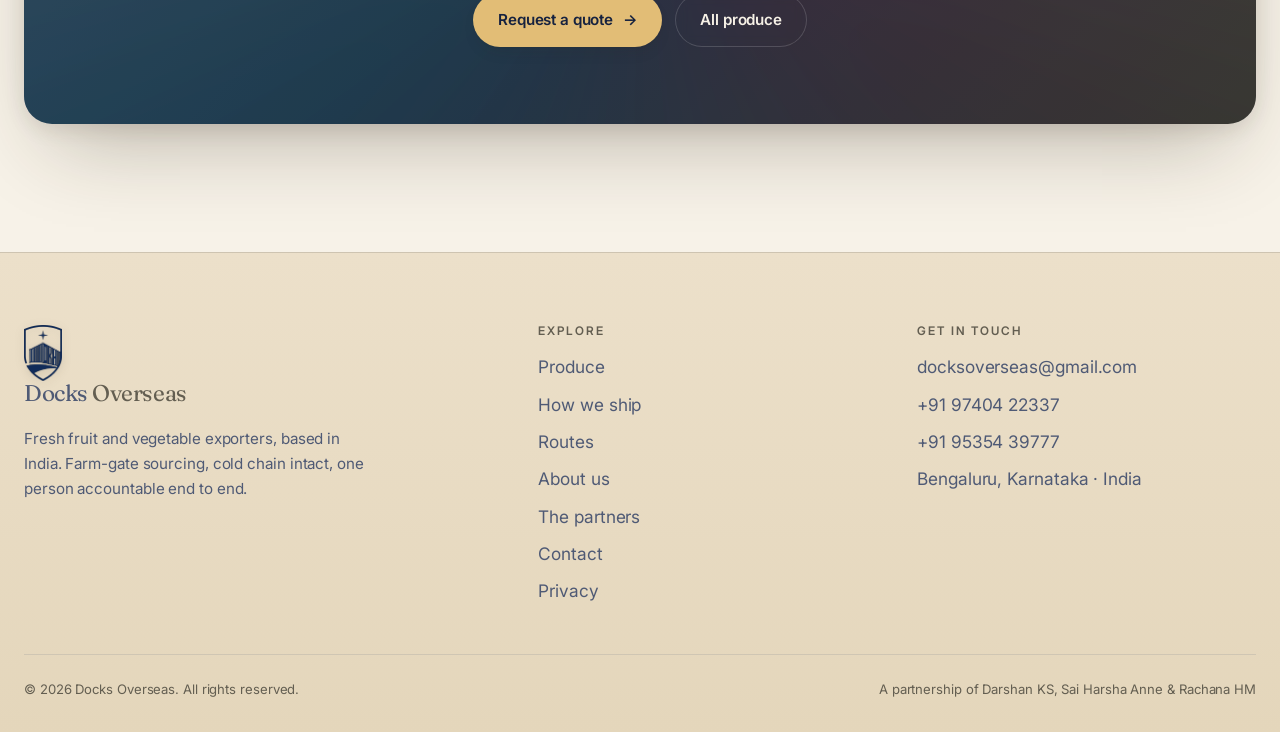
<file: suran.html>
<!DOCTYPE html>
<html lang="en">
<head>
<meta charset="utf-8">
<meta name="viewport" content="width=device-width, initial-scale=1">
<title>Suran / Elephant Foot Yam Exporter from India | Docks Overseas</title>
<meta name="description" content="Cured suran (elephant foot yam) exported from India. Graded 0.8 kg to 3 kg+, 10 kg and 20 kg packs, 6–8 week shelf life. A staple South Asian retail line across the Gulf.">
<meta name="theme-color" content="#f7f2e8">
<link rel="canonical" href="https://www.docksoverseas.com/suran.html">
<meta property="og:title" content="Suran / Elephant Foot Yam Exporter from India | Docks Overseas">
<meta property="og:description" content="Cured suran (elephant foot yam) exported from India. Graded 0.8 kg to 3 kg+, 10 kg and 20 kg packs, 6–8 week shelf life. A staple South Asian retail line across the Gulf.">
<meta property="og:type" content="product">
<meta property="og:url" content="https://www.docksoverseas.com/suran.html">
<meta property="og:image" content="https://www.docksoverseas.com/assets/img/logo.png">
<meta property="og:site_name" content="Docks Overseas">
<meta name="twitter:card" content="summary">
<link rel="icon" type="image/png" href="assets/img/favicon.png">
<link rel="apple-touch-icon" href="assets/img/favicon.png">
<link rel="preconnect" href="https://fonts.googleapis.com">
<link rel="preconnect" href="https://fonts.gstatic.com" crossorigin>
<link href="https://fonts.googleapis.com/css2?family=Fraunces:opsz,wght@9..144,400;9..144,500;9..144,600&family=Inter:wght@400;500;600&display=swap" rel="stylesheet">
<link rel="stylesheet" href="assets/css/style.css">
<script type="application/ld+json">
{
  "@context": "https://schema.org",
  "@type": "Product",
  "name": "Suran — Elephant Foot Yam",
  "description": "Cured suran (elephant foot yam) exported from India. Graded 0.8 kg to 3 kg+, 10 kg and 20 kg packs, 6–8 week shelf life. A staple South Asian retail line across the Gulf.",
  "category": "Vegetable",
  "image": "https://www.docksoverseas.com/assets/img/logo.png",
  "url": "https://www.docksoverseas.com/suran.html",
  "countryOfOrigin": {
    "@type": "Country",
    "name": "India"
  },
  "brand": {
    "@type": "Brand",
    "name": "Docks Overseas"
  },
  "manufacturer": {
    "@type": "Organization",
    "name": "Docks Overseas",
    "url": "https://www.docksoverseas.com/"
  },
  "additionalProperty": [
    {
      "@type": "PropertyValue",
      "name": "Season",
      "value": "October – March"
    },
    {
      "@type": "PropertyValue",
      "name": "Sizes",
      "value": "0.8 – 1.5 kg · 1.5 – 3 kg · 3 kg and above"
    },
    {
      "@type": "PropertyValue",
      "name": "Packing",
      "value": "10 kg / 20 kg mesh bags or corrugated cartons"
    },
    {
      "@type": "PropertyValue",
      "name": "Temperature",
      "value": "12 – 15 °C, dry and ventilated"
    },
    {
      "@type": "PropertyValue",
      "name": "Shelf life",
      "value": "6 – 8 weeks when cured and stored correctly"
    },
    {
      "@type": "PropertyValue",
      "name": "Loadability",
      "value": "Approx. 20 – 22 MT per 40 ft container"
    },
    {
      "@type": "PropertyValue",
      "name": "Mode",
      "value": "40 ft dry or reefer depending on transit and season"
    }
  ],
  "offers": {
    "@type": "Offer",
    "url": "https://www.docksoverseas.com/suran.html",
    "availability": "https://schema.org/InStock",
    "businessFunction": "http://purl.org/goodrelations/v1#Sell",
    "eligibleCustomerType": "http://purl.org/goodrelations/v1#Business",
    "areaServed": [
      "AE",
      "SA",
      "QA",
      "KW",
      "OM",
      "BH",
      "GB",
      "NL",
      "DE"
    ],
    "seller": {
      "@type": "Organization",
      "name": "Docks Overseas",
      "url": "https://www.docksoverseas.com/"
    }
  }
}
</script>
<script type="application/ld+json">
{
  "@context": "https://schema.org",
  "@type": "BreadcrumbList",
  "itemListElement": [
    {
      "@type": "ListItem",
      "position": 1,
      "name": "Home",
      "item": "https://www.docksoverseas.com/"
    },
    {
      "@type": "ListItem",
      "position": 2,
      "name": "Produce",
      "item": "https://www.docksoverseas.com/produce.html"
    },
    {
      "@type": "ListItem",
      "position": 3,
      "name": "Suran (elephant foot yam)",
      "item": "https://www.docksoverseas.com/suran.html"
    }
  ]
}
</script>
</head>
<body>
<!--SPRITE:start-->
<svg class="sprite" aria-hidden="true" focusable="false" style="position:absolute;width:0;height:0;overflow:hidden">
  <defs>
    <radialGradient id="gPom" cx="34%" cy="26%">
      <stop offset="0" stop-color="#ff9179"/><stop offset="52%" stop-color="#e2453f"/><stop offset="100%" stop-color="#87181f"/>
    </radialGradient>
    <linearGradient id="gChilli" x1="0" y1="0" x2="1" y2="1">
      <stop offset="0" stop-color="#ff6a4d"/><stop offset="55%" stop-color="#d8362c"/><stop offset="100%" stop-color="#8d1a18"/>
    </linearGradient>
    <radialGradient id="gCoco" cx="34%" cy="26%">
      <stop offset="0" stop-color="#e0ac74"/><stop offset="55%" stop-color="#a86c36"/><stop offset="100%" stop-color="#5c3a1c"/>
    </radialGradient>
    <linearGradient id="gBanana" x1="0" y1="0" x2="0.4" y2="1">
      <stop offset="0" stop-color="#ffe07a"/><stop offset="50%" stop-color="#f2b23e"/><stop offset="100%" stop-color="#b3761a"/>
    </linearGradient>
    <radialGradient id="gSuran" cx="36%" cy="24%">
      <stop offset="0" stop-color="#c9a488"/><stop offset="55%" stop-color="#8e6450"/><stop offset="100%" stop-color="#4b3126"/>
    </radialGradient>
    <linearGradient id="gLeaf" x1="0" y1="0" x2="1" y2="1">
      <stop offset="0" stop-color="#57e0b8"/><stop offset="100%" stop-color="#1c7d63"/>
    </linearGradient>
  </defs>

  <!-- Pomegranate -->
  <symbol id="p-pom" viewBox="0 0 100 100">
    <ellipse cx="50" cy="59" rx="33" ry="32" fill="url(#gPom)"/>
    <path d="M41 30 l4-11 3 7 2-9 3 9 3-7 4 11 z" fill="#8d2a24"/>
    <path d="M63 33c7-4 14-11 16-19-9 1-16 6-20 13z" fill="url(#gLeaf)"/>
    <ellipse cx="38" cy="46" rx="10" ry="6.5" fill="#fff" opacity=".22" transform="rotate(-28 38 46)"/>
    <g fill="#fff" opacity=".16">
      <circle cx="58" cy="62" r="3"/><circle cx="66" cy="54" r="2.2"/><circle cx="52" cy="74" r="2.4"/><circle cx="63" cy="72" r="1.8"/>
    </g>
  </symbol>

  <!-- Chilli -->
  <symbol id="p-chilli" viewBox="0 0 100 100">
    <path d="M62 27c11 15 8 36-8 50-11 10-25 14-31 8-4-4-1-11 7-14 14-5 23-16 26-31 1-7 3-11 6-13z" fill="url(#gChilli)"/>
    <path d="M60 30c-4 14-11 24-22 31" stroke="#fff" stroke-opacity=".22" stroke-width="4" stroke-linecap="round" fill="none"/>
    <path d="M58 26c-1-7 3-12 11-13" stroke="url(#gLeaf)" stroke-width="6" stroke-linecap="round" fill="none"/>
    <ellipse cx="61" cy="26" rx="8" ry="5" fill="#2b8f6f" transform="rotate(-24 61 26)"/>
  </symbol>

  <!-- Husked coconut -->
  <symbol id="p-coconut" viewBox="0 0 100 100">
    <circle cx="50" cy="54" r="32" fill="url(#gCoco)"/>
    <g stroke="#fff" stroke-opacity=".13" stroke-width="2" fill="none" stroke-linecap="round">
      <path d="M28 38c8 6 14 16 16 28"/><path d="M40 28c6 9 10 21 10 34"/><path d="M54 26c3 11 3 24 0 35"/><path d="M67 32c-1 11-5 21-11 29"/>
    </g>
    <g fill="#2c1a0b">
      <circle cx="42" cy="34" r="3.6"/><circle cx="53" cy="30" r="3.6"/><circle cx="49" cy="41" r="3.2"/>
    </g>
    <ellipse cx="36" cy="44" rx="9" ry="6" fill="#fff" opacity=".18" transform="rotate(-30 36 44)"/>
  </symbol>

  <!-- Banana -->
  <symbol id="p-banana" viewBox="0 0 100 100">
    <g transform="rotate(17 50 50)">
      <!-- body: crescent struck from two offset circles, so it tapers to a
           cusp at each end the way a banana does -->
      <path d="M80.1 34.2A34 34 0 1 0 34.2 80.1A33 33 0 0 1 80.1 34.2Z" fill="url(#gBanana)"/>
      <!-- one short highlight along the fattest part of the outer curve -->
      <path d="M45.5 24.4A26 26 0 0 0 24.4 45.5" fill="none"
            stroke="#fff" stroke-opacity=".45" stroke-width="6" stroke-linecap="round"/>
      <!-- stem, and the darker blossom end -->
      <path d="M79 33l7-5" stroke="#7a5412" stroke-width="7" stroke-linecap="round"/>
      <circle cx="35.4" cy="78.6" r="3.4" fill="#5c3f0e"/>
    </g>
  </symbol>

  <!-- Suran / elephant foot yam -->
  <symbol id="p-suran" viewBox="0 0 100 100">
    <path d="M50 24c15 0 27 6 31 17 4 12-2 25-13 33-6 5-12 8-18 8s-12-3-18-8C21 66 15 53 19 41c4-11 16-17 31-17z" fill="url(#gSuran)"/>
    <g stroke="#000" stroke-opacity=".22" stroke-width="2.4" fill="none" stroke-linecap="round">
      <path d="M34 32c-4 12-3 24 3 34"/><path d="M50 27c-2 14-2 30 0 43"/><path d="M66 32c4 12 3 24-3 34"/>
    </g>
    <path d="M50 26c0-7-3-11-9-13 7-2 12 1 14 6" fill="#3f7d4e"/>
    <ellipse cx="38" cy="38" rx="9" ry="6" fill="#fff" opacity=".13" transform="rotate(-28 38 38)"/>
  </symbol>

  <!-- Container ship, bow to the right -->
  <symbol id="p-ship" viewBox="0 0 320 120">
    <path d="M22 74h276c-4 16-14 28-26 28H50c-14 0-24-11-28-28z" fill="#102b59"/>
    <path d="M22 74h276l-6 8H26z" fill="#2b4079"/>
    <rect x="30" y="44" width="42" height="30" rx="3" fill="#22345f"/>
    <rect x="38" y="30" width="26" height="16" rx="2" fill="#2b4079"/>
    <rect x="46" y="16" width="7" height="16" rx="2" fill="#22345f"/>
    <g>
      <rect x="80"  y="56" width="26" height="18" fill="#2b4079"/>
      <rect x="80"  y="42" width="26" height="13" fill="#b0413b" opacity=".9"/>
      <rect x="108" y="50" width="26" height="24" fill="#33487d"/>
      <rect x="108" y="38" width="26" height="11" fill="#2e7d6b" opacity=".9"/>
      <rect x="136" y="56" width="26" height="18" fill="#2b4079"/>
      <rect x="136" y="44" width="26" height="11" fill="#33487d"/>
      <rect x="164" y="48" width="26" height="26" fill="#33487d"/>
      <rect x="164" y="36" width="26" height="11" fill="#b08640" opacity=".95"/>
      <rect x="192" y="56" width="26" height="18" fill="#2b4079"/>
      <rect x="220" y="52" width="26" height="22" fill="#33487d"/>
      <rect x="248" y="60" width="22" height="14" fill="#2b4079"/>
    </g>
    <path d="M298 74c6-2 12-6 16-12-4-2-10-3-16-3z" fill="#22345f"/>
  </symbol>

</svg>
<!--SPRITE:end-->

<div class="loader" aria-hidden="true">
  <img src="assets/img/logo.png" alt="" width="618" height="900">
</div>

<div class="progress" aria-hidden="true"></div>

<header class="nav" id="nav">
  <a class="brand" href="index.html" aria-label="Docks Overseas — home">
    <img class="brand-mark" src="assets/img/logo.png" alt="" width="618" height="900">
    <span class="brand-text">Docks <em>Overseas</em></span>
  </a>
  <nav class="nav-links" aria-label="Primary">
    <a href="index.html">Home</a>
    <a href="produce.html" aria-current="page">Produce</a>
    <a href="index.html#process">How we ship</a>
    <a href="about.html">About</a>
    <a href="contact.html">Contact</a>
  </nav>
  <a class="btn btn--sm" href="contact.html">Request a quote <span class="arrow" aria-hidden="true">→</span></a>
  <button class="nav-toggle" aria-label="Menu" aria-expanded="false" aria-controls="drawer">
    <span></span><span></span><span></span>
  </button>
</header>

<div class="drawer" id="drawer">
  <a href="produce.html">Produce</a>
  <a href="index.html#process">How we ship</a>
  <a href="about.html">About</a>
  <a href="contact.html">Contact</a>
</div>

<main>

<section class="page-head">
  <div class="grain" aria-hidden="true"></div>
  <div class="shell">
    <p class="crumb"><a href="index.html">Home</a> &nbsp;/&nbsp; <a href="produce.html">Produce</a> &nbsp;/&nbsp; Suran (elephant foot yam)</p>
    <h1 data-words style="max-width:16ch">Suran and elephant foot yam exporter from India</h1>
    <p class="lede" style="margin-top:1.6rem" data-reveal>
      Elephant foot yam, cured after lifting so the skin sets and the tuber travels. A staple South Asian retail line across the Gulf, and one of the few fresh items with real breathing room on shelf life.
    </p>
  </div>
</section>

<section class="section section--tight">
  <div class="shell">
    <article class="panel" data-reveal>
      <div class="panel-art" style="--tint:rgba(109,74,58,.18)"><svg><use href="#p-suran"></use></svg></div>
      <div>
        <p class="eyebrow">Vegetable · Exported from India</p>
        <h2 style="font-size:clamp(1.8rem,1.2rem + 2vw,2.6rem)">Grading and packing</h2>
        <div class="chips">
          <span class="tag">Whole</span><span class="tag">Cured</span><span class="tag tag--leaf">Long shelf life</span>
        </div>
        <p style="color:var(--text-dim)">Tubers are cured after lifting so the skin sets, then graded by weight and checked for cuts and soft spots, because damage is where rot starts on a crop that otherwise stores well. Crate or mesh packing follows what your retail end wants to display.</p>
      </div>
    </article>
  </div>
</section>

<section class="section section--tight">
  <div class="shell">
    <p class="eyebrow" data-reveal>Specification</p>
    <h2 data-reveal style="--rd:60ms;font-size:clamp(1.6rem,1.2rem + 1.4vw,2.2rem);margin-bottom:1.6rem">Suran (elephant foot yam) at a glance</h2>
    <div class="spec-wrap" data-reveal style="--rd:120ms">
      <table class="spec">
        <tbody>
              <tr><td>Season</td><td>October – March</td></tr>
              <tr><td>Sizes</td><td>0.8 – 1.5 kg · 1.5 – 3 kg · 3 kg and above</td></tr>
              <tr><td>Packing</td><td>10 kg / 20 kg mesh bags or corrugated cartons</td></tr>
              <tr><td>Temperature</td><td>12 – 15 °C, dry and ventilated</td></tr>
              <tr><td>Shelf life</td><td>6 – 8 weeks when cured and stored correctly</td></tr>
              <tr><td>Loadability</td><td>Approx. 20 – 22 MT per 40 ft container</td></tr>
              <tr><td>Mode</td><td>40 ft dry or reefer depending on transit and season</td></tr>
        </tbody>
      </table>
    </div>
  </div>
</section>

<section class="section section--tight">
  <div class="shell">
    <div class="card" data-reveal style="max-width:62ch">
      <p class="eyebrow" style="margin-bottom:.8rem">How it travels</p>
      <p style="color:var(--text-dim)">Suran is the most forgiving line on this list, which makes it a sensible first container for a new buyer. It wants dry, ventilated conditions rather than deep cold — condensation does more damage than warmth — and it tolerates a longer transit than any of the fruit lines.</p>
    </div>
  </div>
</section>

<section class="section section--tight">
  <div class="shell">
    <div class="card" data-reveal>
      <p class="eyebrow" style="margin-bottom:.8rem">Where we ship it</p>
      <h3>Suran (elephant foot yam) for the Gulf, Europe and beyond</h3>
      <p style="color:var(--text-dim);margin-top:.7rem">
        We load for the UAE, Saudi Arabia, Qatar, Kuwait, Oman and Bahrain, and into the UK, the Netherlands and Germany. Smaller buyers can take part of a mixed
        container alongside our other lines rather than committing to a full load
        of one item.
      </p>
      <p style="margin-top:1.2rem"><a class="tlink" href="produce.html">See the rest of our produce <span class="arrow" aria-hidden="true">&rarr;</span></a></p>
    </div>
  </div>
</section>

<section class="section">
  <div class="shell">
    <div class="cta invert" data-reveal>
      <p class="eyebrow" style="justify-content:center">Request pricing</p>
      <h2>Tell us the volume, the market and the month.</h2>
      <p class="lede">Send a spec for suran (elephant foot yam) and we will come back with pricing, packing options and the first sailing that fits.</p>
      <div class="hero-actions" style="opacity:1;transform:none">
        <a class="btn" href="contact.html">Request a quote <span class="arrow" aria-hidden="true">&rarr;</span></a>
        <a class="btn btn--ghost" href="produce.html">All produce</a>
      </div>
    </div>
  </div>
</section>

</main>

<!--FOOTER:start-->
<footer class="footer deep">
  <div class="shell">
    <div class="footer-grid">
      <div>
        <a class="brand" href="index.html" style="margin-bottom:1rem">
          <img class="brand-mark" src="assets/img/logo.png" alt="" width="618" height="900">
          <span class="brand-text">Docks <em>Overseas</em></span>
        </a>
        <p style="color:var(--text-dim);max-width:34ch;font-size:.95rem">
          Fresh fruit and vegetable exporters, based in India. Farm-gate sourcing,
          cold chain intact, one person accountable end to end.
        </p>
      </div>
      <div>
        <h4>Explore</h4>
        <ul>
          <li><a href="produce.html">Produce</a></li>
          <li><a href="index.html#process">How we ship</a></li>
          <li><a href="index.html#routes">Routes</a></li>
          <li><a href="about.html">About us</a></li>
          <li><a href="about.html#partners">The partners</a></li>
          <li><a href="contact.html">Contact</a></li>
          <li><a href="privacy.html">Privacy</a></li>
        </ul>
      </div>
      <div>
        <h4>Get in touch</h4>
        <ul>
          
          <li><a href="mailto:docksoverseas@gmail.com">docksoverseas@gmail.com</a></li>
          <li><a href="tel:+919740422337">+91 97404 22337</a></li>
          <li><a href="tel:+919535439777">+91 95354 39777</a></li>
          <li><span style="color:var(--text-dim)">Bengaluru, Karnataka · India</span></li>
        </ul>
      </div>
    </div>
    <div class="footer-base">
      <span>© <span data-year>2026</span> Docks Overseas. All rights reserved.</span>
      <span>A partnership of Darshan KS, Sai Harsha Anne &amp; Rachana HM</span>
    </div>
  </div>
</footer>
<!--FOOTER:end-->

<script src="assets/js/main.js"></script>
</body>
</html>
</file>
<file: assets/css/style.css>
/* ==========================================================================
   Docks Overseas — core stylesheet
   Palette: deep-sea navy ground, produce-led accents (pomegranate / mango / leaf)
   ========================================================================== */

:root{
  /* brand — sampled from the logo */
  --brand:      #102b59;
  --brand-2:    #2b4079;

  /* ground: warm paper */
  --ground:     #f7f2e8;
  --ground-2:   #efe6d6;
  --surface:    #fffdf8;
  --surface-2:  #faf4e9;
  --line:       rgba(16,43,89,.15);
  --line-soft:  rgba(16,43,89,.08);
  --film:       16,43,89;        /* rgb triplet for subtle washes over paper */

  /* type */
  --text:       #17223d;
  --text-dim:   #4f5a75;
  --text-faint: #736d5f;

  /* accents — muted so they sit on paper rather than shout */
  --gold:       #8c6420;   /* deep brass — passes AA as text on paper */
  --gold-2:     #d8b877;
  --pom:        #b0413b;
  --leaf:       #2a7261;
  --sea:        #2f6e9e;

  /* system */
  --radius:     18px;
  --radius-lg:  28px;
  --shell:      min(1240px, 100% - 3rem);
  --ease:       cubic-bezier(.22,.61,.36,1);
  --ease-out:   cubic-bezier(.16,1,.3,1);

  /* depth ladder — warm and shallow; heavy black shadows read cheap on paper */
  --d1: 0 1px 2px rgba(46,36,22,.06);
  --d2: 0 8px 20px -10px rgba(46,36,22,.20), 0 1px 2px rgba(46,36,22,.05);
  --d3: 0 20px 44px -18px rgba(46,36,22,.26), 0 2px 8px rgba(46,36,22,.07);
  --d4: 0 40px 84px -28px rgba(46,36,22,.32), 0 6px 20px rgba(46,36,22,.10);

  --nav-h: 96px;
}

/* The closing block — the CTA and the footer sit a shade deeper than the page,
   so the bottom of the site settles without leaving the beige. Accents are
   darkened here to keep their contrast on the heavier ground. */
.deep{
  --ground:     #ece0ca;
  --ground-2:   #e4d6bb;
  --surface:    #f4ecdc;
  --surface-2:  #efe4cf;
  --line:       rgba(16,43,89,.17);
  --line-soft:  rgba(16,43,89,.10);
  --text-faint: #635e51;
  --gold:       #7f571a;
  --pom:        #9c3833;
  --leaf:       #24614f;
  background:var(--ground);
  color:var(--text);
}

/* The closing call-to-action keeps the navy treatment — a single dark panel
   against the paper, which is what makes it read as the end of the page. */
.invert{
  --ground:     #16223f;
  --ground-2:   #101b33;
  --surface:    #1e2c4e;
  --surface-2:  #26365c;
  --line:       rgba(255,255,255,.16);
  --line-soft:  rgba(255,255,255,.09);
  --film:       255,255,255;
  --text:       #f6f1e6;
  --text-dim:   #bcc4d6;
  --text-faint: #8d97ae;
  --gold:       #e2bd76;
  color:var(--text);
}

*,*::before,*::after{ box-sizing:border-box; }

html{
  scroll-behavior:smooth;
  scroll-padding-top: calc(var(--nav-h) + 12px);
  -webkit-text-size-adjust:100%;
}

body{
  margin:0;
  background:var(--ground);
  color:var(--text);
  font-family:"Inter","Helvetica Neue",Helvetica,Arial,system-ui,sans-serif;
  font-size:clamp(1rem, .96rem + .2vw, 1.08rem);
  line-height:1.65;
  letter-spacing:-.005em;
  overflow-x:hidden;
  -webkit-font-smoothing:antialiased;
}

img,svg{ max-width:100%; display:block; }
a{ color:inherit; text-decoration:none; }
button{ font:inherit; color:inherit; }

h1,h2,h3,h4,.display{
  font-family:"Fraunces","Iowan Old Style",Georgia,"Times New Roman",serif;
  font-weight:500;
  line-height:1.04;
  letter-spacing:-.02em;
  margin:0;
  font-variation-settings:"SOFT" 20,"WONK" 1,"opsz" 100;
}

h1{ font-size:clamp(2.5rem, 1.1rem + 3.3vw, 4.15rem); }
h2{ font-size:clamp(2rem, 1.2rem + 3vw, 3.5rem); }
h3{ font-size:clamp(1.25rem, 1.05rem + .7vw, 1.6rem); }

p{ margin:0 0 1.1em; }
p:last-child{ margin-bottom:0; }

::selection{ background:var(--gold-2); color:var(--text); }

:focus-visible{
  outline:2px solid var(--gold);
  outline-offset:3px;
  border-radius:4px;
}

/* ---------- layout primitives -------------------------------------------- */

.shell{ width:var(--shell); margin-inline:auto; }
.section{ position:relative; padding:clamp(5rem,10vw,9rem) 0; }
.section--tight{ padding:clamp(3.5rem,6vw,5.5rem) 0; }

.eyebrow{
  display:inline-flex; align-items:center; gap:.6rem;
  font-family:"Inter",sans-serif;
  font-size:.74rem; font-weight:600;
  letter-spacing:.18em; text-transform:uppercase;
  color:var(--text-faint);
  margin:0 0 1.4rem;
}
.eyebrow::before{
  content:""; width:26px; height:1px;
  background:linear-gradient(90deg,var(--gold),transparent);
}

.lede{
  font-size:clamp(1.05rem,1rem + .45vw,1.3rem);
  color:var(--text-dim);
  max-width:56ch;
  line-height:1.6;
}

.grid{ display:grid; gap:clamp(1.2rem,2.5vw,2rem); }
.section-head{
  display:grid; gap:1.5rem;
  grid-template-columns:minmax(0,1fr);
  margin-bottom:clamp(2.5rem,5vw,4rem);
}
@media (min-width:900px){
  .section-head{ grid-template-columns:minmax(0,1.05fr) minmax(0,.95fr); align-items:end; }
}

/* ---------- buttons ------------------------------------------------------- */

.btn{
  --btn-bg:var(--brand);
  --btn-fg:#fbf7ee;
  position:relative;
  display:inline-flex; align-items:center; gap:.6rem;
  padding:.92rem 1.6rem;
  border:0; border-radius:999px;
  background:var(--btn-bg); color:var(--btn-fg);
  font-weight:600; font-size:.95rem; letter-spacing:-.01em;
  cursor:pointer;
  box-shadow:var(--d2);
  transition:transform .4s var(--ease-out), box-shadow .4s var(--ease-out), background .3s;
  overflow:hidden; isolation:isolate;
}
.btn::after{           /* sheen that sweeps on hover */
  content:""; position:absolute; inset:0; z-index:-1;
  background:linear-gradient(105deg,transparent 30%,rgba(255,255,255,.55) 50%,transparent 70%);
  transform:translateX(-120%);
  transition:transform .7s var(--ease-out);
}
.btn:hover{ transform:translateY(-3px); box-shadow:var(--d3); }
.btn:hover::after{ transform:translateX(120%); }
.btn:active{ transform:translateY(-1px); }

.btn--ghost{
  --btn-bg:transparent; --btn-fg:var(--text);
  box-shadow:inset 0 0 0 1px var(--line);
  backdrop-filter:blur(6px);
}
.btn--ghost:hover{ box-shadow:inset 0 0 0 1px rgba(var(--film),.32), var(--d2); }
.invert .btn{ --btn-bg:var(--gold); --btn-fg:#16223f; }
.invert .btn--ghost{ --btn-bg:transparent; --btn-fg:var(--text); }
.btn--sm{ padding:.72rem 1.35rem; font-size:.95rem; }

.arrow{ transition:transform .4s var(--ease-out); }
.btn:hover .arrow{ transform:translateX(4px); }

/* text link with an underline that draws in */
.tlink{
  display:inline-flex; align-items:center; gap:.45rem;
  font-weight:600; font-size:.95rem;
  padding-bottom:2px;
  background-image:linear-gradient(var(--gold),var(--gold));
  background-size:0% 1.5px; background-position:0 100%; background-repeat:no-repeat;
  transition:background-size .45s var(--ease-out), color .3s;
}
.tlink:hover{ background-size:100% 1.5px; color:#fff; }

/* ---------- scroll progress + nav ---------------------------------------- */

.progress{
  position:fixed; inset:0 0 auto 0; height:2px; z-index:120;
  background:linear-gradient(90deg,var(--leaf),var(--gold),var(--pom));
  transform:scaleX(0); transform-origin:0 50%;
  will-change:transform;
}

.nav{
  position:fixed; inset:0 0 auto 0; z-index:100;
  height:var(--nav-h);
  display:flex; align-items:center; gap:1.5rem;
  padding-inline:max(1.5rem, calc((100vw - var(--shell))/2));
  transition:height .45s var(--ease), background .45s var(--ease), box-shadow .45s var(--ease);
}
.nav::before{
  content:""; position:absolute; inset:0; z-index:-1;
  background:rgba(247,242,232,.80);
  backdrop-filter:blur(16px) saturate(140%);
  border-bottom:1px solid transparent;
  opacity:0; transition:opacity .45s var(--ease), border-color .45s var(--ease);
}
.nav.is-stuck{ height:76px; }
.nav.is-stuck::before{ opacity:1; border-bottom-color:var(--line-soft); }

.brand{ display:flex; align-items:center; gap:.85rem; margin-right:auto; }
.brand-mark{
  width:auto; height:56px; flex:0 0 auto;
  filter:drop-shadow(0 2px 5px rgba(46,36,22,.14));
  transition:height .45s var(--ease), transform .5s var(--ease-out);
}
.nav.is-stuck .brand-mark{ height:46px; }
.brand:hover .brand-mark{ transform:translateY(-1px) scale(1.03); }

.brand-text{
  font-family:"Fraunces",Georgia,serif;
  font-size:1.42rem; letter-spacing:-.02em; line-height:1;
}
.brand-text em{ font-style:normal; color:var(--text-faint); }

.nav-links{ display:none; gap:.35rem; }
@media (min-width:940px){ .nav-links{ display:flex; } }
.nav-links a{
  position:relative;
  padding:.6rem 1rem; border-radius:999px;
  font-size:1.02rem; font-weight:500; color:var(--text-dim);
  transition:color .3s;
}
.nav-links a::before{
  content:""; position:absolute; inset:0; border-radius:999px;
  background:rgba(var(--film),.07);
  transform:scale(.8); opacity:0;
  transition:transform .4s var(--ease-out), opacity .3s;
}
.nav-links a:hover{ color:var(--text); }
.nav-links a:hover::before{ transform:scale(1); opacity:1; }
.nav-links a[aria-current="page"]{ color:var(--text); }
.nav-links a[aria-current="page"]::after{
  content:""; position:absolute; left:50%; bottom:.15rem;
  width:16px; height:2px; margin-left:-8px; border-radius:2px;
  background:var(--gold);
}
.nav .btn{ display:none; }
@media (min-width:720px){ .nav .btn{ display:inline-flex; } }

/* mobile drawer */
.nav-toggle{
  display:grid; place-items:center;
  width:48px; height:48px; border:0; border-radius:14px;
  background:rgba(var(--film),.07); cursor:pointer;
}
@media (min-width:940px){ .nav-toggle{ display:none; } }
.nav-toggle span{ display:block; width:19px; height:1.6px; background:var(--text); border-radius:2px; transition:transform .4s var(--ease-out), opacity .25s; }
.nav-toggle span+span{ margin-top:4px; }
.nav-toggle[aria-expanded="true"] span:nth-child(1){ transform:translateY(5.5px) rotate(45deg); }
.nav-toggle[aria-expanded="true"] span:nth-child(2){ opacity:0; }
.nav-toggle[aria-expanded="true"] span:nth-child(3){ transform:translateY(-5.5px) rotate(-45deg); }

.drawer{
  position:fixed; inset:var(--nav-h) 0 auto 0; z-index:99;
  background:rgba(247,242,232,.97);
  backdrop-filter:blur(20px);
  border-bottom:1px solid var(--line-soft);
  padding:1.2rem max(1.5rem, calc((100vw - var(--shell))/2)) 2rem;
  display:grid; gap:.2rem;
  clip-path:inset(0 0 100% 0);
  transition:clip-path .55s var(--ease-out);
}
.drawer.is-open{ clip-path:inset(0 0 0 0); }
.drawer a{
  font-family:"Fraunces",Georgia,serif; font-size:1.6rem;
  padding:.55rem 0; border-bottom:1px solid var(--line-soft);
  opacity:0; transform:translateY(12px);
  transition:opacity .4s var(--ease), transform .5s var(--ease-out);
}
.drawer.is-open a{ opacity:1; transform:none; }
.drawer.is-open a:nth-child(1){ transition-delay:.08s; }
.drawer.is-open a:nth-child(2){ transition-delay:.14s; }
.drawer.is-open a:nth-child(3){ transition-delay:.20s; }
.drawer.is-open a:nth-child(4){ transition-delay:.26s; }
@media (min-width:940px){ .drawer{ display:none; } }

/* ==========================================================================
   HERO — layered depth: gradient sky › glow › orbs › waves › ship › copy
   ========================================================================== */

.hero{
  position:relative;
  min-height:100svh;
  display:flex; align-items:center;
  padding:calc(var(--nav-h) + 2.5rem) 0 clamp(5rem,12vh,8rem);
  overflow:hidden;
  isolation:isolate;
}

/* deep-sea backdrop */
.hero::before{
  content:""; position:absolute; inset:0; z-index:-6;
  background:
    radial-gradient(120% 80% at 78% 6%, rgba(216,184,119,.38), transparent 58%),
    radial-gradient(90% 70% at 10% 24%, rgba(16,43,89,.09), transparent 62%),
    linear-gradient(180deg,#fdfaf3 0%,#f7f2e8 52%,#efe6d6 100%);
}
/* slow-breathing aurora */
.hero::after{
  content:""; position:absolute; inset:-25%; z-index:-5;
  background:
    radial-gradient(38% 28% at 30% 40%, rgba(47,110,158,.13), transparent 70%),
    radial-gradient(32% 24% at 70% 55%, rgba(176,65,59,.10), transparent 70%);
  filter:blur(40px);
  animation:aurora 22s var(--ease) infinite alternate;
}
@keyframes aurora{
  0%  { transform:translate3d(-3%,-2%,0) scale(1);   opacity:.85; }
  100%{ transform:translate3d(4%,3%,0)  scale(1.14); opacity:1;   }
}

/* fine film grain keeps large flat gradients from banding */
.grain{
  position:absolute; inset:0; z-index:-1; pointer-events:none;
  opacity:.045; mix-blend-mode:multiply;
  background-image:url("data:image/svg+xml,%3Csvg xmlns='http://www.w3.org/2000/svg' width='140' height='140'%3E%3Cfilter id='n'%3E%3CfeTurbulence type='fractalNoise' baseFrequency='.85' numOctaves='3'/%3E%3C/filter%3E%3Crect width='100%25' height='100%25' filter='url(%23n)'/%3E%3C/svg%3E");
}

.hero-grid{
  display:grid; gap:clamp(2rem,5vw,3rem);
  grid-template-columns:minmax(0,1fr);
  align-items:center;
}
@media (min-width:1000px){
  .hero-grid{ grid-template-columns:minmax(0,1.08fr) minmax(0,.92fr); }
}

.hero-copy{ position:relative; z-index:3; max-width:min(100%,35rem); }
.hero-copy .lede{ max-width:46ch; }

/* headline reveals word by word from behind a mask */
.reveal-words .w{ display:inline-block; overflow:hidden; vertical-align:bottom; }
.reveal-words .w i{
  display:inline-block; font-style:inherit;
  transform:translateY(110%) rotate(3deg);
  transition:transform 1s var(--ease-out);
  transition-delay:calc(var(--i) * 70ms);
}
.is-ready .reveal-words .w i{ transform:none; }

/* Solid colour first. Clipping a gradient to text means the text is painted
   with nothing but that gradient — if the clip fails the words do not fall
   back, they disappear. This guarantees they are always readable. */
.hero h1 .accent{ color:var(--pom); }

/* Then clip the gradient per word rather than across the whole phrase. The
   phrase is an inline element that can break across lines and whose children
   are transformed by the reveal animation; both of those stop some engines
   clipping reliably. Each word is its own inline-block, so neither applies. */
.hero h1 .accent .w i{
  background:linear-gradient(100deg,var(--gold) 10%,var(--pom) 90%);
  -webkit-background-clip:text; background-clip:text;
  color:transparent;
}

.hero-lede{ margin-top:1.6rem; }

.hero-lede,.hero-actions,.hero-meta{
  opacity:0; transform:translateY(18px);
  transition:opacity .9s var(--ease), transform .9s var(--ease-out);
}
.is-ready .hero-lede { opacity:1; transform:none; transition-delay:.55s; }
.is-ready .hero-actions{ opacity:1; transform:none; transition-delay:.68s; }
.is-ready .hero-meta { opacity:1; transform:none; transition-delay:.8s; }

.hero-actions{ display:flex; flex-wrap:wrap; gap:.8rem; margin-top:2rem; }

.hero-meta{
  display:flex; flex-wrap:wrap; gap:.6rem 2rem;
  margin-top:2.2rem; padding-top:1.4rem;
  border-top:1px solid var(--line-soft);
}
.hero-meta div strong{
  display:block;
  font-family:"Fraunces",Georgia,serif; font-size:1.6rem; font-weight:500; line-height:1.1;
}
.hero-meta div span{ font-size:.8rem; letter-spacing:.1em; text-transform:uppercase; color:var(--text-faint); }

/* --- floating produce stage (right side) --- */
.stage{
  position:relative; z-index:2;
  aspect-ratio:1/1;
  display:grid; place-items:center;
  perspective:900px;
}
.stage-ring{
  position:absolute; inset:8%;
  border:1px solid var(--line-soft); border-radius:50%;
}
.stage-ring--2{ inset:20%; border-style:dashed; border-color:rgba(var(--film),.14); animation:spin 60s linear infinite; }
.stage-ring--3{ inset:32%; }
@keyframes spin{ to{ transform:rotate(360deg); } }

.orb{
  position:absolute;
  width:var(--s,110px); height:var(--s,110px);
  display:grid; place-items:center;
  border-radius:50%;
  background:radial-gradient(circle at 32% 24%, #fff, #fdfaf3 48%, #ece2cf);
  box-shadow:var(--d3), inset 0 1px 0 #fff, 0 0 0 1px rgba(16,43,89,.05);
  backdrop-filter:blur(4px);
  animation:bob var(--dur,7s) var(--ease) infinite alternate;
  animation-delay:var(--delay,0s);
  transform-style:preserve-3d;
}
.orb svg{ width:70%; height:70%; filter:drop-shadow(0 6px 12px rgba(46,36,22,.18)); }
@keyframes bob{
  from{ transform:translate3d(0,-10px,0) rotate(-4deg); }
  to  { transform:translate3d(0,12px,0)  rotate(4deg);  }
}
.orb-label{
  position:absolute; bottom:-1.6rem; left:50%; transform:translateX(-50%);
  font-size:.68rem; letter-spacing:.14em; text-transform:uppercase;
  color:var(--text-faint); white-space:nowrap;
  opacity:0; transition:opacity .35s;
}
.orb:hover .orb-label{ opacity:1; }

/* positions — deliberately off-grid so it reads as a drift, not a layout */
.orb--pom     { --s:132px; top:6%;  left:16%; --dur:8s;   }
.orb--chilli  { --s:96px;  top:30%; right:6%; --dur:6.4s; --delay:-1.2s; }
.orb--coconut { --s:112px; bottom:20%; left:4%; --dur:9s; --delay:-3s;  }
.orb--banana  { --s:104px; bottom:6%; right:22%; --dur:7.2s; --delay:-2s; }
.orb--suran   { --s:84px;  top:2%;  right:30%; --dur:8.6s; --delay:-4s; }

/* small screens: the orb constellation needs to shrink or it collides */
@media (max-width:640px){
  /* The stage has no in-flow children — every orb is absolutely positioned —
     so it has no intrinsic width. margin-inline:auto on its own overrides the
     grid stretch and collapses it to 0x0, which piles every orb onto a single
     point. It needs an explicit width. */
  .stage{ width:100%; max-width:300px; margin-inline:auto; }
  .orb--pom{ --s:92px; } .orb--chilli{ --s:68px; } .orb--coconut{ --s:78px; }
  .orb--banana{ --s:72px; } .orb--suran{ --s:58px; }
  .orb svg{ width:66%; height:66%; }
}

/* --- ocean --- */
.ocean{
  position:absolute; inset:auto 0 0 0; z-index:1;
  height:min(38vh,320px); pointer-events:none;
}
.wave{
  position:absolute; inset:auto 0 0 0;
  /* two viewport-widths of a path that repeats every half, so the -50% shift
     lands exactly on an identical crest. max-width has to be released here or
     the global `svg{max-width:100%}` clamps it to one width and the tail of
     the loop drags an empty gap across the right edge. */
  width:200%; max-width:none; height:100%;
  animation:drift linear infinite;
}
.wave path{ fill:currentColor; }
.wave--1{ color:rgba(16,43,89,.10); animation-duration:26s; height:70%; }
.wave--2{ color:rgba(176,134,64,.16); animation-duration:19s; height:56%; animation-direction:reverse; }
.wave--3{ color:#ece1cd;              animation-duration:32s; height:44%; }
@keyframes drift{ from{ transform:translateX(0); } to{ transform:translateX(-50%); } }

.ship{
  position:absolute; bottom:9%; left:-18%;
  width:clamp(210px,29vw,430px);
  z-index:2; opacity:.95;
  animation:sail 46s linear infinite, bobShip 6s var(--ease) infinite alternate;
  filter:drop-shadow(0 14px 22px rgba(46,36,22,.20));
}
@keyframes sail{ from{ left:-22%; } to{ left:112%; } }
@keyframes bobShip{ from{ transform:translateY(0) rotate(-.6deg); } to{ transform:translateY(-8px) rotate(.6deg); } }

/* phones: shrink the sea and pad the hero so the produce stage sits clear of
   the waves, the ship and the scroll cue */
@media (max-width:640px){
  .ocean{ height:min(26vh,210px); }
  .hero{ padding-bottom:calc(min(26vh,210px) + 2.5rem); }
}

/* short viewports (laptops in landscape, split screens): keep the sea out of the copy */
@media (max-height:680px){
  .ocean{ height:min(28vh,220px); }
  .ship{ display:none; }
  .hero{ min-height:auto; padding-bottom:clamp(4rem,9vh,6rem); }
}

.scroll-cue{
  position:absolute; left:50%; bottom:2rem; z-index:4;
  transform:translateX(-50%);
  display:grid; justify-items:center; gap:.6rem;
  font-size:.7rem; letter-spacing:.2em; text-transform:uppercase; color:var(--text-faint);
}
.scroll-cue i{
  display:block; width:1px; height:44px;
  background:linear-gradient(var(--text-faint),transparent);
  position:relative; overflow:hidden;
}
.scroll-cue i::after{
  content:""; position:absolute; inset:0 auto auto 0;
  width:1px; height:14px; background:var(--gold);
  animation:cue 2.2s var(--ease) infinite;
}
@keyframes cue{ 0%{ transform:translateY(-16px); opacity:0; } 40%{ opacity:1; } 100%{ transform:translateY(46px); opacity:0; } }

/* ==========================================================================
   SCROLL CHOREOGRAPHY
   ========================================================================== */

[data-reveal]{
  opacity:0;
  transform:translateY(var(--ry,26px)) scale(var(--rs,1));
  transition:opacity .9s var(--ease), transform 1s var(--ease-out);
  transition-delay:var(--rd,0ms);
}
[data-reveal].in{ opacity:1; transform:none; }

[data-parallax]{ will-change:transform; }

/* marquee band ---------------------------------------------------------- */
.band{
  position:relative;
  padding:1.1rem 0;
  border-block:1px solid var(--line-soft);
  background:linear-gradient(90deg,rgba(176,134,64,.10),rgba(46,125,107,.08));
  overflow:hidden;
}
.marquee{ display:flex; width:max-content; animation:slide 34s linear infinite; }
.marquee--rev{ animation-direction:reverse; animation-duration:44s; }
.band:hover .marquee{ animation-play-state:paused; }
@keyframes slide{ to{ transform:translateX(-50%); } }
.marquee span{
  display:inline-flex; align-items:center; gap:1.6rem;
  padding-right:1.6rem;
  font-family:"Fraunces",Georgia,serif;
  font-size:clamp(1.1rem,2.4vw,1.7rem);
  color:var(--text-dim); white-space:nowrap;
}
.marquee span::after{ content:""; width:7px; height:7px; border-radius:50%; background:var(--gold); opacity:.75; }
.band::before,.band::after{
  content:""; position:absolute; top:0; bottom:0; width:12vw; z-index:2; pointer-events:none;
}
.band::before{ left:0;  background:linear-gradient(90deg,var(--ground),transparent); }
.band::after { right:0; background:linear-gradient(270deg,var(--ground),transparent); }

/* ==========================================================================
   CARDS — the depth workhorse
   ========================================================================== */

.card{
  position:relative;
  padding:clamp(1.5rem,3vw,2.2rem);
  border-radius:var(--radius-lg);
  background:linear-gradient(160deg,var(--surface),var(--ground-2));
  box-shadow:var(--d2), inset 0 1px 0 #fff;
  overflow:hidden; isolation:isolate;
  transition:transform .6s var(--ease-out), box-shadow .6s var(--ease-out);
  transform-style:preserve-3d;
}
.card::before{           /* hairline that lights up */
  content:""; position:absolute; inset:0; z-index:2; pointer-events:none;
  border-radius:inherit;
  padding:1px;
  background:linear-gradient(160deg,rgba(var(--film),.20),rgba(var(--film),.05) 55%);
  -webkit-mask:linear-gradient(#000 0 0) content-box,linear-gradient(#000 0 0);
  -webkit-mask-composite:xor; mask-composite:exclude;
  opacity:.7; transition:opacity .5s;
}
.card::after{            /* cursor spotlight */
  content:""; position:absolute; inset:0; z-index:1; pointer-events:none;
  background:radial-gradient(220px circle at var(--mx,50%) var(--my,50%), rgba(176,134,64,.14), transparent 70%);
  opacity:0; transition:opacity .5s;
}
.card:hover{ box-shadow:var(--d4); }
.card:hover::after{ opacity:1; }
.card:hover::before{ opacity:1; }
.card > *{ position:relative; z-index:3; }

/* 3D tilt is applied by JS via CSS vars */
.tilt{
  transform:
    perspective(1000px)
    rotateX(var(--rx,0deg))
    rotateY(var(--ryy,0deg))
    translateY(var(--ty,0px));
}
.tilt .lift{ transform:translateZ(38px); transition:transform .6s var(--ease-out); }

.tag{
  display:inline-block;
  padding:.24rem .6rem; border-radius:999px;
  font-size:.7rem; font-weight:600; letter-spacing:.08em; text-transform:uppercase;
  background:rgba(var(--film),.06); color:var(--text-dim);
  box-shadow:inset 0 0 0 1px var(--line-soft);
}
.tag--pom  { background:rgba(176,65,59,.12);  color:#8e3029; }
.tag--leaf { background:rgba(46,125,107,.13); color:#215c4f; }
.tag--gold{ background:rgba(176,134,64,.16); color:#7d5c22; }

/* ==========================================================================
   ROTATOR — a produce ring you can spin
   Progressive enhancement: with no JS the html element never gets .is-ready,
   so every panel stays visible and the ring is simply decorative.
   ========================================================================== */

.rotator{
  display:grid; gap:clamp(2rem,5vw,4rem);
  grid-template-columns:minmax(0,1fr);
  align-items:center;
}
@media (min-width:940px){
  .rotator{ grid-template-columns:minmax(0,1.05fr) minmax(0,.95fr); }
}

.rot-stage{
  position:relative;
  aspect-ratio:1/.82;
  max-width:540px; width:100%; margin-inline:auto;
  perspective:1150px;
  touch-action:pan-y;
  cursor:grab;
  outline-offset:12px;
  --r:192px;      /* ring radius  */
  --pod:134px;    /* pod diameter */
  --tilt:13deg;   /* how far the ring leans back */
}
.rot-stage.is-dragging{ cursor:grabbing; }
@media (max-width:600px){ .rot-stage{ --r:120px; --pod:92px; --tilt:11deg; } }

.rot-glow{
  position:absolute; inset:12%;
  border-radius:50%;
  background:radial-gradient(circle at 50% 45%, rgba(216,184,119,.40), rgba(46,125,107,.10) 46%, transparent 72%);
  filter:blur(14px);
  animation:aurora 16s var(--ease) infinite alternate;
}
.rot-floor{
  position:absolute; left:50%; bottom:16%;
  width:58%; height:11%; transform:translateX(-50%);
  border-radius:50%;
  background:radial-gradient(ellipse at center, rgba(46,36,22,.22), transparent 70%);
  filter:blur(8px);
}

.ring{
  position:absolute; inset:0;
  transform-style:preserve-3d;
  transform:rotateX(calc(-1 * var(--tilt))) rotateY(var(--rot,0deg));
}

.pod{
  position:absolute; left:50%; top:50%;
  width:var(--pod); height:var(--pod);
  margin:calc(var(--pod) / -2);
  padding:0; border:0; background:none; cursor:pointer;
  /* rotate onto the ring, push out to the radius, then un-rotate so the
     artwork always faces the viewer */
  transform:
    rotateY(var(--a))
    translateZ(var(--r))
    rotateY(calc(-1 * (var(--a) + var(--rot))))
    rotateX(var(--tilt));
  transition:opacity .35s linear;
}
.pod-face{
  display:grid; place-items:center;
  width:100%; height:100%;
  border-radius:50%;
  background:radial-gradient(circle at 32% 24%, #fff, #fdfaf3 48%, #ece2cf);
  box-shadow:var(--d3), inset 0 1px 0 #fff, 0 0 0 1px rgba(16,43,89,.05);
  backdrop-filter:blur(4px);
  transform:scale(var(--s,1));
  transition:transform .45s var(--ease-out), box-shadow .45s var(--ease-out);
}
.pod svg{ width:64%; height:64%; filter:drop-shadow(0 6px 12px rgba(46,36,22,.20)); }
.pod--more svg{ width:38%; height:38%; }
.pod:hover .pod-face{ transform:scale(calc(var(--s,1) * 1.06)); }
.pod.is-active .pod-face{
  box-shadow:var(--d4), inset 0 1px 0 #fff, 0 0 0 2px rgba(176,134,64,.55);
}
.rot-stage:focus-visible{ outline:2px solid var(--gold); border-radius:24px; }

.rot-hint{
  position:absolute; left:50%; bottom:-.2rem; transform:translateX(-50%);
  margin:0; font-size:.7rem; letter-spacing:.2em; text-transform:uppercase;
  color:var(--text-faint);
  transition:opacity .4s;
}
.rot-stage.is-dragging .rot-hint{ opacity:0; }

/* --- the panel --- */
.rot-panel{ position:relative; }
.rot-item h3{ font-size:clamp(1.7rem,1.2rem + 1.6vw,2.4rem); margin-bottom:.7rem; }
.rot-item > p{ color:var(--text-dim); max-width:44ch; }
.rot-item dl{
  display:grid; grid-template-columns:auto 1fr; gap:.45rem 1.5rem;
  margin:1.4rem 0; padding:1.1rem 0;
  border-block:1px solid var(--line-soft);
  font-size:.9rem; max-width:32rem;
}
.rot-item dt{ color:var(--text-faint); }
.rot-item dd{ margin:0; text-align:right; }

/* with JS on, one panel at a time, cross-faded */
.is-ready .rot-panel{ display:grid; }
.is-ready .rot-item{
  grid-area:1/1;
  opacity:0; visibility:hidden; transform:translateY(14px);
  transition:opacity .45s var(--ease), transform .55s var(--ease-out), visibility .45s;
}
.is-ready .rot-item.is-active{ opacity:1; visibility:visible; transform:none; }
.is-ready .rot-item:not(.is-active) *{ pointer-events:none; }
/* no JS: the items simply stack, separated */
.rot-item + .rot-item{ margin-top:2.5rem; }
.is-ready .rot-item + .rot-item{ margin-top:0; }

.rot-controls{ display:flex; align-items:center; gap:1rem; margin-top:.4rem; }
.is-ready .rot-controls{ grid-area:1/1; align-self:end; margin-top:0; transform:translateY(calc(100% + 1.6rem)); }
.spin{
  width:44px; height:44px; flex:0 0 auto;
  display:grid; place-items:center;
  border:0; border-radius:50%;
  background:rgba(var(--film),.05);
  box-shadow:inset 0 0 0 1px var(--line);
  cursor:pointer;
  transition:background .3s, transform .4s var(--ease-out), box-shadow .3s;
}
.spin svg{ width:18px; height:18px; fill:none; stroke:var(--text); stroke-width:1.6; stroke-linecap:round; stroke-linejoin:round; }
.spin:hover{ background:var(--surface); transform:translateY(-2px); box-shadow:inset 0 0 0 1px rgba(var(--film),.2), var(--d2); }
.rot-dots{ display:flex; gap:.45rem; }
.rot-dots i{
  width:7px; height:7px; border-radius:50%;
  background:rgba(var(--film),.20);
  transition:background .35s, transform .35s var(--ease-out);
}
.rot-dots i.on{ background:var(--gold); transform:scale(1.3); }

@media (prefers-reduced-motion:reduce){
  .pod{ transition:none; }
  .rot-hint{ display:none; }
}

/* ==========================================================================
   PROCESS — sticky rail, steps light up as you scroll
   ========================================================================== */

.process{
  display:grid; gap:clamp(2rem,5vw,4rem);
  grid-template-columns:minmax(0,1fr);
}
@media (min-width:960px){
  .process{ grid-template-columns:minmax(0,.85fr) minmax(0,1.15fr); align-items:start; }
  .process-rail{ position:sticky; top:calc(var(--nav-h) + 3rem); }
}

.rail-visual{
  position:relative; aspect-ratio:1/1;
  border-radius:var(--radius-lg);
  background:linear-gradient(160deg,var(--surface),var(--ground));
  box-shadow:var(--d3), inset 0 1px 0 #fff;
  overflow:hidden;
  display:grid; place-items:center;
}
.rail-visual::before{
  content:""; position:absolute; inset:0;
  background:radial-gradient(70% 55% at 50% 40%, rgba(46,125,107,.10), transparent 70%);
}
.rail-figure{ position:relative; width:76%; }
.rail-figure > g{ opacity:0; transition:opacity .7s var(--ease); }
.rail-figure > g.on{ opacity:1; }
.rail-count{
  position:absolute; top:1.6rem; left:1.8rem;
  font-family:"Fraunces",Georgia,serif; font-size:3.4rem; line-height:1;
  color:rgba(var(--film),.16);
}

.steps{ display:grid; gap:.6rem; counter-reset:step; }
.step{
  position:relative;
  padding:1.5rem 1.5rem 1.5rem 4.2rem;
  border-radius:var(--radius);
  border:1px solid transparent;
  transition:background .6s var(--ease), border-color .6s var(--ease), transform .6s var(--ease-out);
}
.step::before{
  counter-increment:step; content:counter(step,decimal-leading-zero);
  position:absolute; left:1.4rem; top:1.55rem;
  font-family:"Fraunces",Georgia,serif; font-size:1rem;
  color:var(--text-faint); transition:color .5s;
}
.step::after{               /* the rail line */
  content:""; position:absolute; left:1.85rem; top:3.4rem; bottom:-.6rem;
  width:1px; background:var(--line-soft);
}
.step:last-child::after{ display:none; }
.step.on{
  background:linear-gradient(120deg,var(--surface),var(--surface-2));
  border-color:var(--line-soft);
  box-shadow:var(--d2);
  transform:translateX(4px);
}
.step.on::before{ color:var(--gold); }
.step h3{ font-size:1.3rem; margin-bottom:.4rem; }
.step p{ color:var(--text-dim); font-size:.95rem; margin:0; }

/* ==========================================================================
   ROUTES map
   ========================================================================== */

.routes{
  position:relative;
  border-radius:var(--radius-lg);
  padding:clamp(1.5rem,4vw,3rem);
  background:linear-gradient(150deg,var(--surface),var(--ground-2));
  box-shadow:var(--d3);
  overflow:hidden;
}
.routes-map{ width:100%; height:auto; }
.route-line{
  fill:none; stroke-width:1.6; stroke-linecap:round;
  stroke-dasharray:5 7;
  animation:flow 2.4s linear infinite;
}
@keyframes flow{ to{ stroke-dashoffset:-24; } }
.route-arc{ fill:none; stroke:rgba(16,43,89,.12); stroke-width:1; }
.hub{ transform-box:fill-box; transform-origin:center; }
.hub-pulse{ animation:pulse 2.8s var(--ease) infinite; transform-box:fill-box; transform-origin:center; }
@keyframes pulse{
  0%  { transform:scale(.6); opacity:.7; }
  70% { transform:scale(2.6); opacity:0; }
  100%{ transform:scale(2.6); opacity:0; }
}
.landmass{ fill:rgba(16,43,89,.055); stroke:rgba(16,43,89,.10); stroke-width:.8; }

/* ==========================================================================
   STATS
   ========================================================================== */

.stats{
  display:grid; gap:1px;
  grid-template-columns:repeat(auto-fit,minmax(180px,1fr));
  background:var(--line-soft);
  border-radius:var(--radius-lg);
  overflow:hidden;
  box-shadow:var(--d3);
}
.stat{
  padding:clamp(1.6rem,3vw,2.4rem);
  background:linear-gradient(160deg,var(--surface),var(--ground-2));
  transition:background .5s;
}
.stat:hover{ background:linear-gradient(160deg,var(--surface-2),var(--surface)); }
.stat b{
  display:block;
  font-family:"Fraunces",Georgia,serif; font-weight:500;
  font-size:clamp(2.2rem,1.4rem + 2.6vw,3.4rem); line-height:1;
  background:linear-gradient(120deg,var(--text),var(--gold));
  -webkit-background-clip:text; background-clip:text; color:transparent;
}
.stat > span{ display:block; margin-top:.6rem; font-size:.86rem; color:var(--text-faint); letter-spacing:.04em; }

/* ==========================================================================
   CTA + FOOTER
   ========================================================================== */

.cta{
  position:relative; overflow:hidden;
  border-radius:var(--radius-lg);
  padding:clamp(2.5rem,6vw,5rem);
  text-align:center;
  background:linear-gradient(135deg,#22355f,#16223f 55%,#14312e);
  box-shadow:var(--d4);
  isolation:isolate;
}
.cta::before{
  content:""; position:absolute; inset:-40%; z-index:-1;
  background:conic-gradient(from 0deg, rgba(216,184,119,.30), rgba(176,65,59,.22), rgba(46,125,107,.26), rgba(216,184,119,.30));
  filter:blur(60px);
  animation:spin 28s linear infinite;
}
.cta h2{ max-width:20ch; margin-inline:auto; }
.cta .lede{ margin:1.2rem auto 2rem; text-align:center; }
.cta .hero-actions{ justify-content:center; }

.footer{
  border-top:1px solid var(--line-soft);
  padding:clamp(3rem,6vw,4.5rem) 0 2rem;
  background:linear-gradient(180deg,var(--ground),var(--ground-2));
}
.footer-grid{
  display:grid; gap:2.5rem;
  grid-template-columns:minmax(0,1fr);
}
@media (min-width:760px){ .footer-grid{ grid-template-columns:1.4fr 1fr 1fr; } }
.footer h4{
  font-family:"Inter",sans-serif; font-size:.74rem; font-weight:600;
  letter-spacing:.16em; text-transform:uppercase; color:var(--text-faint);
  margin:0 0 1rem;
}
.footer ul{ list-style:none; margin:0; padding:0; display:grid; gap:.55rem; }
.footer a{ color:var(--text-dim); transition:color .3s, transform .3s; display:inline-block; }
.footer a:hover{ color:var(--text); transform:translateX(3px); }
.footer-base{
  margin-top:3rem; padding-top:1.5rem;
  border-top:1px solid var(--line-soft);
  display:flex; flex-wrap:wrap; gap:.8rem 2rem; justify-content:space-between;
  font-size:.82rem; color:var(--text-faint);
}

/* ==========================================================================
   INNER PAGES
   ========================================================================== */

.page-head{
  position:relative;
  padding:calc(var(--nav-h) + clamp(4rem,9vw,7rem)) 0 clamp(3rem,6vw,5rem);
  overflow:hidden; isolation:isolate;
}
.page-head::before{
  content:""; position:absolute; inset:0; z-index:-2;
  background:
    radial-gradient(90% 70% at 80% 0%, rgba(216,184,119,.34), transparent 62%),
    radial-gradient(80% 60% at 5% 20%, rgba(16,43,89,.07), transparent 65%),
    linear-gradient(180deg,#fdfaf3,#f7f2e8);
}
.page-head::after{
  content:""; position:absolute; inset:auto 0 -1px 0; height:1px; z-index:-1;
  background:linear-gradient(90deg,transparent,var(--line),transparent);
}
.crumb{ font-size:.8rem; color:var(--text-faint); margin-bottom:1.2rem; }
.crumb a:hover{ color:var(--text); }

/* spec table ------------------------------------------------------------- */
.spec-wrap{ overflow-x:auto; border-radius:var(--radius); box-shadow:var(--d2); }
table.spec{
  width:100%; min-width:620px;
  border-collapse:collapse;
  background:linear-gradient(160deg,var(--surface),var(--ground-2));
  font-size:.92rem;
}
table.spec th,table.spec td{
  padding:.95rem 1.2rem; text-align:left;
  border-bottom:1px solid var(--line-soft);
}
table.spec th{
  font-size:.72rem; font-weight:600; letter-spacing:.14em; text-transform:uppercase;
  color:var(--text-faint); background:rgba(var(--film),.05);
}
table.spec tbody tr{ transition:background .3s; }
table.spec tbody tr:hover{ background:rgba(var(--film),.035); }
table.spec td:first-child{ font-weight:600; }

/* detailed produce panels ------------------------------------------------ */
.panel{
  display:grid; gap:clamp(1.5rem,4vw,3rem);
  grid-template-columns:minmax(0,1fr);
  align-items:center;
  padding:clamp(1.6rem,3.5vw,2.8rem);
  border-radius:var(--radius-lg);
  background:linear-gradient(160deg,var(--surface),var(--ground-2));
  box-shadow:var(--d3), inset 0 1px 0 #fff;
}
@media (min-width:820px){
  .panel{ grid-template-columns:minmax(0,.8fr) minmax(0,1.2fr); }
  .panel--flip > .panel-art{ order:2; }
}
.panel-art{
  position:relative; aspect-ratio:1/1;
  display:grid; place-items:center;
  border-radius:var(--radius);
  background:radial-gradient(circle at 35% 28%, var(--tint,rgba(16,43,89,.08)), rgba(16,43,89,.12));
  box-shadow:inset 0 1px 0 #fff, var(--d2);
  overflow:hidden;
}
.panel-art::after{
  content:""; position:absolute; inset:-30%;
  background:conic-gradient(from 120deg, transparent, rgba(255,255,255,.55), transparent 40%);
  animation:spin 18s linear infinite;
}
.panel-art svg{ width:58%; height:58%; position:relative; z-index:2; filter:drop-shadow(0 14px 24px rgba(46,36,22,.24)); animation:bob 8s var(--ease) infinite alternate; }

.chips{ display:flex; flex-wrap:wrap; gap:.45rem; margin:.2rem 0 1rem; }

/* timeline --------------------------------------------------------------- */
.timeline{ position:relative; display:grid; gap:2rem; padding-left:2.2rem; }
.timeline::before{
  content:""; position:absolute; left:6px; top:.5rem; bottom:.5rem; width:1px;
  background:linear-gradient(var(--gold),var(--leaf),transparent);
}
.tl-item{ position:relative; }
.tl-item::before{
  content:""; position:absolute; left:-2.2rem; top:.55rem;
  width:13px; height:13px; border-radius:50%;
  background:var(--ground); box-shadow:0 0 0 2px var(--gold);
}
.tl-item time{ font-size:.78rem; letter-spacing:.14em; text-transform:uppercase; color:var(--gold); }
.tl-item h3{ font-size:1.25rem; margin:.35rem 0 .4rem; }
.tl-item p{ color:var(--text-dim); font-size:.95rem; margin:0; }

/* values ----------------------------------------------------------------- */
.value-grid{ display:grid; gap:1.2rem; grid-template-columns:repeat(auto-fit,minmax(240px,1fr)); }
.value{ display:grid; gap:.8rem; align-content:start; }
.value .ic{
  width:46px; height:46px; display:grid; place-items:center;
  border-radius:14px; background:rgba(var(--film),.05);
  box-shadow:inset 0 0 0 1px var(--line);
}
.value .ic svg{ width:22px; height:22px; stroke:var(--gold); fill:none; stroke-width:1.6; stroke-linecap:round; stroke-linejoin:round; }
.value h3{ font-size:1.15rem; }
.value p{ color:var(--text-dim); font-size:.93rem; margin:0; }

/* ---------- partners ------------------------------------------------------ */
.partner-grid{ grid-template-columns:repeat(auto-fit,minmax(300px,1fr)); }

/* portrait on the left, name and role stacked beside it */
.partner{
  display:grid;
  grid-template-columns:auto minmax(0,1fr);
  align-items:center;
  gap:.25rem 1.3rem;
  text-align:left;
}
.partner .monogram{ grid-row:1 / span 2; align-self:center; }

.monogram{
  width:112px; height:112px; display:grid; place-items:center;
  border-radius:26px; overflow:hidden;
  font-family:"Fraunces",Georgia,serif; font-size:2.1rem; letter-spacing:.04em;
  color:#fff;
  background:linear-gradient(140deg,var(--gold),var(--leaf));
  box-shadow:var(--d2), inset 0 1px 0 rgba(255,255,255,.35);
  transition:transform .6s var(--ease-out);
}
/* drop a real photo in and it fills the tile, no other change needed */
.monogram img{ width:100%; height:100%; object-fit:cover; }
.partner:nth-child(2) .monogram{ background:linear-gradient(140deg,var(--leaf),var(--sea)); }
.partner:nth-child(3) .monogram{ background:linear-gradient(140deg,var(--pom),var(--gold)); }
.partner:hover .monogram{ transform:translateY(-2px) rotate(-4deg); }
.partner h3{ font-size:1.3rem; align-self:end; }
.partner .role{
  font-size:.76rem; letter-spacing:.16em; text-transform:uppercase;
  color:var(--text-faint); margin:0; align-self:start;
}

/* ==========================================================================
   FORM
   ========================================================================== */

.form{ display:grid; gap:1.1rem; }
.field{ display:grid; gap:.45rem; position:relative; }
.field label{ font-size:.8rem; letter-spacing:.08em; text-transform:uppercase; color:var(--text-faint); }
.field input,.field select,.field textarea{
  width:100%;
  padding:.9rem 1rem;
  border-radius:14px;
  border:1px solid var(--line);
  background:var(--surface);
  color:var(--text); font:inherit; font-size:.98rem;
  transition:border-color .3s, background .3s, box-shadow .3s;
}
.field textarea{ min-height:140px; resize:vertical; }
.field input:focus,.field select:focus,.field textarea:focus{
  outline:none;
  border-color:rgba(176,134,64,.7);
  background:#fff;
  box-shadow:0 0 0 4px rgba(176,134,64,.16);
}
.field select{ appearance:none; background-image:linear-gradient(45deg,transparent 50%,var(--text-dim) 50%),linear-gradient(135deg,var(--text-dim) 50%,transparent 50%); background-position:calc(100% - 20px) 50%,calc(100% - 15px) 50%; background-size:5px 5px,5px 5px; background-repeat:no-repeat; }
.field select option{ background:var(--surface); color:var(--text); }
.field-row{ display:grid; gap:1.1rem; grid-template-columns:repeat(auto-fit,minmax(200px,1fr)); }
.hp{ position:absolute; left:-9999px; width:1px; height:1px; overflow:hidden; }
.form-note{ font-size:.82rem; color:var(--text-faint); }
.form-legend{ margin:0 0 -.2rem; }
.req{ color:var(--pom); font-weight:700; }
.form-status{
  padding:.9rem 1.1rem; border-radius:14px; font-size:.9rem;
  background:rgba(46,125,107,.10); box-shadow:inset 0 0 0 1px rgba(46,125,107,.28);
  display:none;
}
.form-status.show{ display:block; animation:popIn .5s var(--ease-out); }
.form-status.is-error{
  background:rgba(176,65,59,.10);
  box-shadow:inset 0 0 0 1px rgba(176,65,59,.30);
}
.form-status.is-working{
  background:rgba(var(--film),.05);
  box-shadow:inset 0 0 0 1px var(--line);
}
@keyframes popIn{ from{ opacity:0; transform:translateY(8px); } to{ opacity:1; transform:none; } }

.contact-grid{ display:grid; gap:clamp(1.6rem,4vw,3rem); grid-template-columns:minmax(0,1fr); }
@media (min-width:900px){ .contact-grid{ grid-template-columns:minmax(0,1.15fr) minmax(0,.85fr); } }
.contact-line{ display:flex; gap:1rem; padding:1.1rem 0; border-bottom:1px solid var(--line-soft); }
.contact-line:last-child{ border-bottom:0; }
.contact-line .ic{ flex:0 0 auto; width:38px; height:38px; display:grid; place-items:center; border-radius:12px; background:rgba(var(--film),.05); }
.contact-line .ic svg{ width:18px; height:18px; stroke:var(--gold); fill:none; stroke-width:1.6; stroke-linecap:round; stroke-linejoin:round; }
.contact-line strong{ display:block; font-size:.78rem; letter-spacing:.12em; text-transform:uppercase; color:var(--text-faint); font-weight:600; }
.contact-line > span:last-child > span{ display:block; font-size:1rem; }
.contact-line > span:last-child > span + span{ margin-top:.2rem; }

/* ==========================================================================
   PRELOADER
   ========================================================================== */

.loader{
  position:fixed; inset:0; z-index:200;
  display:grid; place-items:center;
  background:var(--ground);
  transition:opacity .7s var(--ease), visibility .7s;
}
.is-ready .loader{ opacity:0; visibility:hidden; }
.loader img{ width:auto; height:76px; animation:breathe 1.8s var(--ease) infinite; }
@keyframes breathe{
  0%,100%{ opacity:.35; transform:scale(.96); }
  50%    { opacity:1;   transform:scale(1);   }
}

/* ==========================================================================
   MOTION SAFETY + PRINT
   ========================================================================== */

@media (prefers-reduced-motion:reduce){
  html{ scroll-behavior:auto; }
  *,*::before,*::after{
    animation-duration:.001ms !important;
    animation-iteration-count:1 !important;
    transition-duration:.001ms !important;
  }
  [data-reveal]{ opacity:1 !important; transform:none !important; }
  .reveal-words .w i{ transform:none !important; }
  .hero-lede,.hero-actions,.hero-meta{ opacity:1 !important; transform:none !important; }
  .ship{ display:none; }
}

@media print{
  body{ background:#fff; color:#000; }
  .nav,.loader,.progress,.ocean,.stage,.scroll-cue,.band{ display:none !important; }
}

/* ---------- FAQ accordion ------------------------------------------------ */
.faq{ border-bottom:1px solid var(--line-soft); }
.faq:last-of-type{ border-bottom:0; }
.faq summary{
  list-style:none; cursor:pointer;
  padding:.95rem 2rem .95rem 0; position:relative;
  font-weight:600; font-size:.98rem;
  transition:color .3s;
}
.faq summary::-webkit-details-marker{ display:none; }
.faq summary::after{
  content:""; position:absolute; right:.25rem; top:1.35rem;
  width:9px; height:9px;
  border-right:1.5px solid var(--gold); border-bottom:1.5px solid var(--gold);
  transform:rotate(45deg); transform-origin:center;
  transition:transform .4s var(--ease-out);
}
.faq[open] summary::after{ transform:rotate(-135deg); }
.faq summary:hover{ color:#fff; }
.faq p{
  margin:0 0 1rem; padding-right:1rem;
  color:var(--text-dim); font-size:.93rem;
  animation:faqIn .45s var(--ease-out);
}
@keyframes faqIn{ from{ opacity:0; transform:translateY(-6px); } to{ opacity:1; transform:none; } }
</file>
